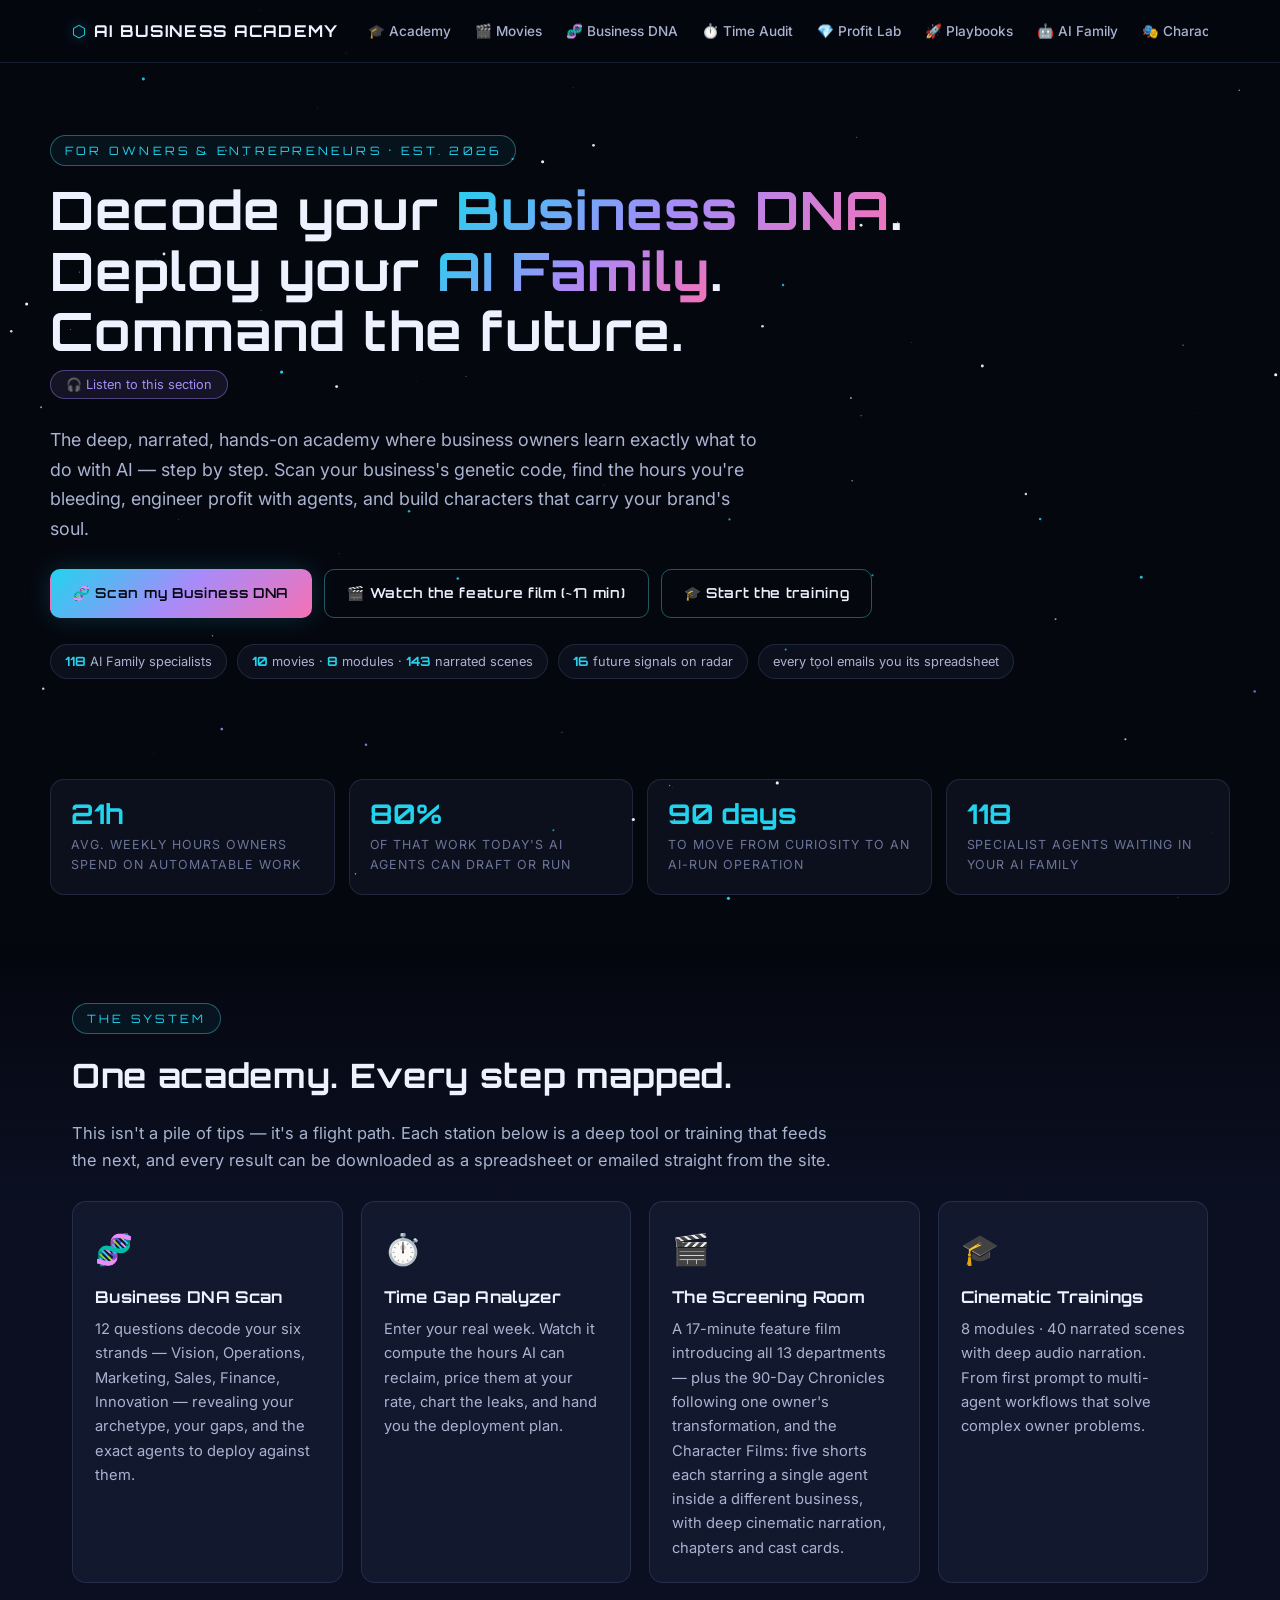
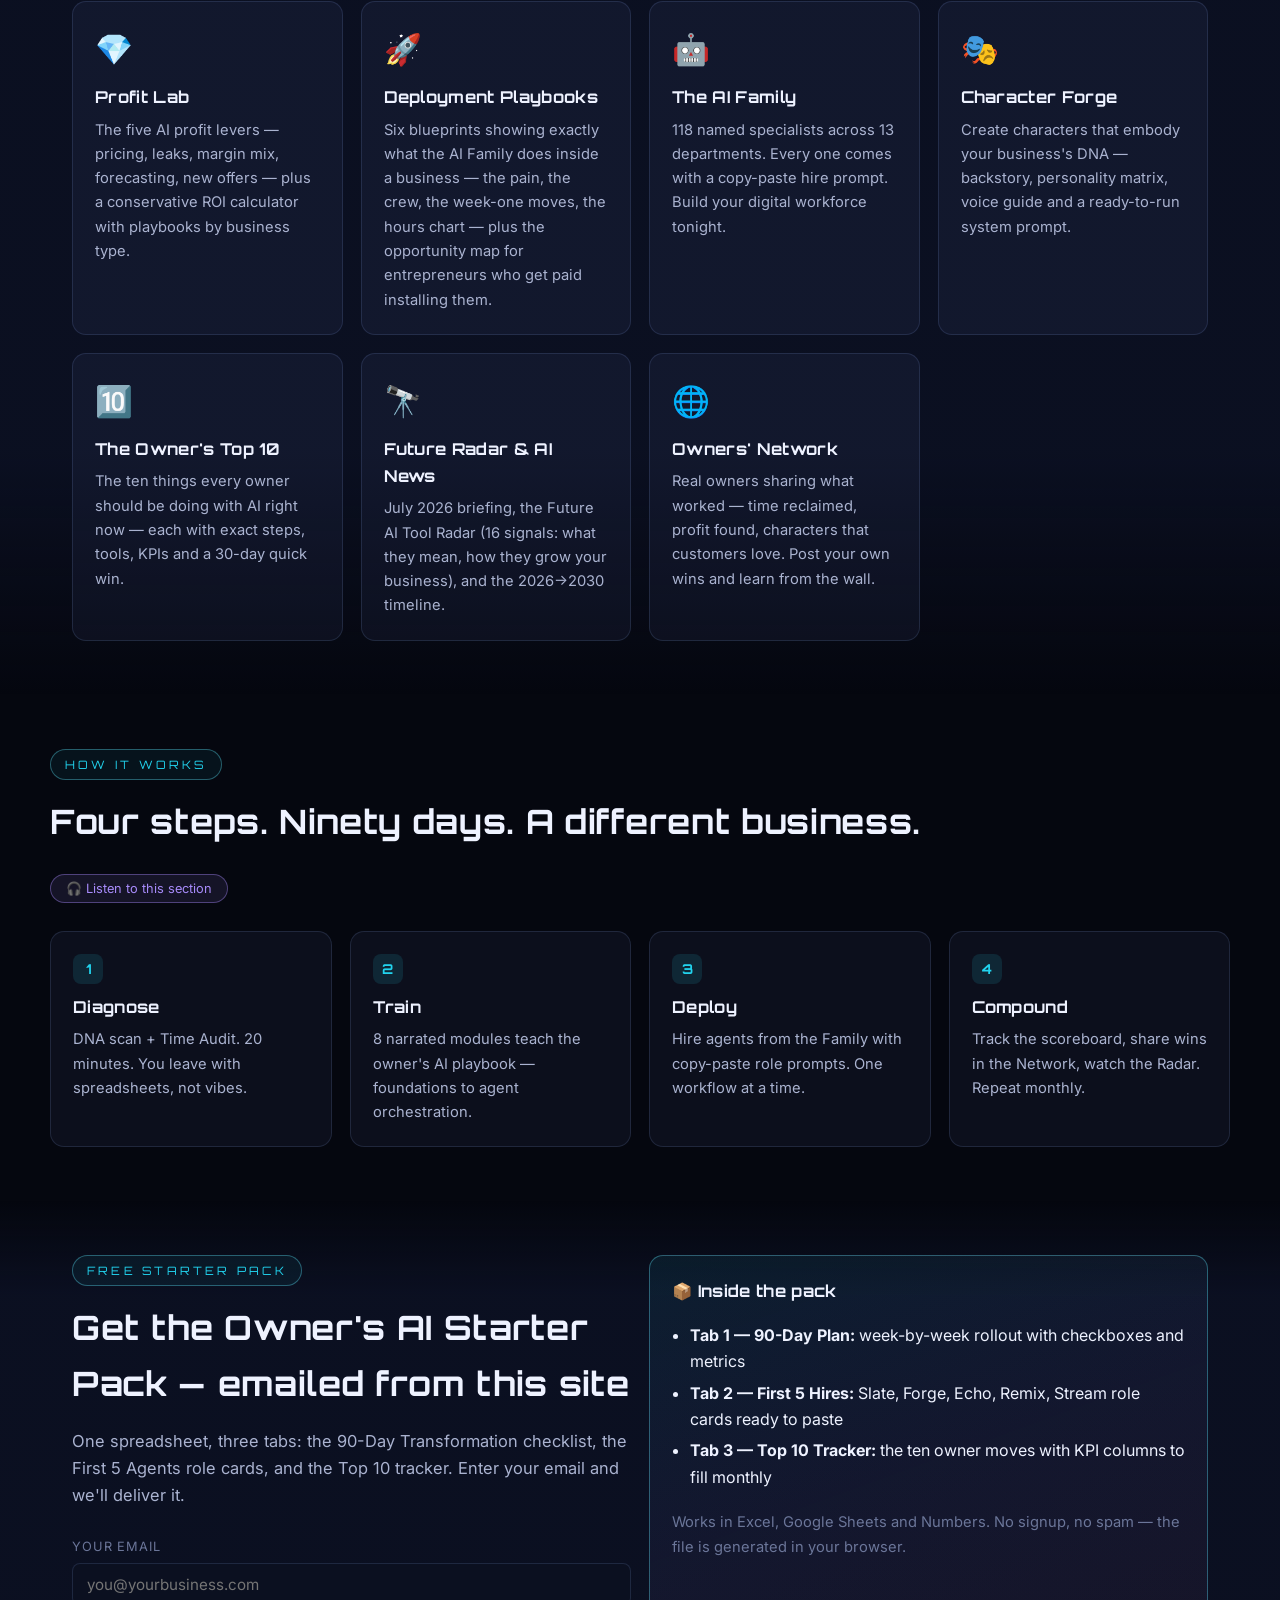
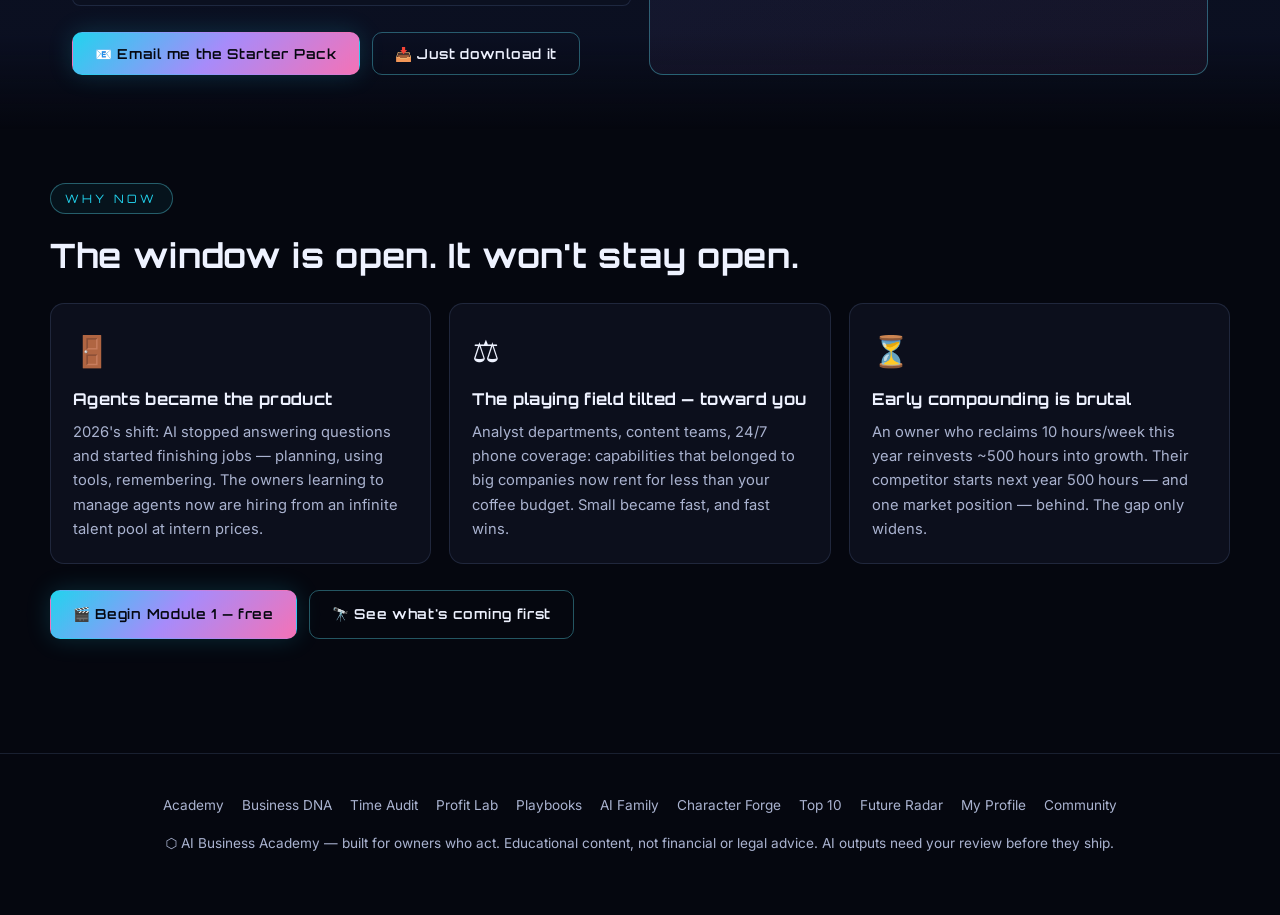
<file: index.html>
<!DOCTYPE html>
<html lang="en">
<head>
<meta charset="UTF-8">
<meta name="viewport" content="width=device-width, initial-scale=1.0">
<title>AI Business Academy — Decode your Business DNA. Deploy your AI Family.</title>
<meta name="description" content="The deep AI training ground for owners & entrepreneurs: scan your business DNA, reclaim hidden hours, deploy 100+ AI agents, forge brand characters, and get ahead of the future.">
<link rel="icon" href="data:image/svg+xml,<svg xmlns=%22http://www.w3.org/2000/svg%22 viewBox=%220 0 100 100%22><text y=%22.9em%22 font-size=%2290%22>🧬</text></svg>">
<link rel="preconnect" href="https://fonts.googleapis.com">
<link href="https://fonts.googleapis.com/css2?family=Orbitron:wght@500;700;900&family=Inter:wght@400;500;600;700&display=swap" rel="stylesheet">
<link rel="stylesheet" href="assets/css/style.css">
</head>
<body>

<nav class="nav">
  <div class="nav-inner">
    <a class="nav-logo" href="index.html"><span class="hex">⬡</span> AI BUSINESS ACADEMY</a>
    <button class="nav-burger" aria-label="Menu">☰</button>
    <div class="nav-links">
      <a href="academy.html">🎓 Academy</a>
      <a href="movies.html">🎬 Movies</a>
      <a href="dna.html">🧬 Business DNA</a>
      <a href="time-audit.html">⏱️ Time Audit</a>
      <a href="profit.html">💎 Profit Lab</a>
      <a href="playbooks.html">🚀 Playbooks</a>
      <a href="family.html">🤖 AI Family</a>
      <a href="characters.html">🎭 Character Forge</a>
      <a href="top10.html">🔟 Top 10</a>
      <a href="future.html">🔭 Future Radar</a>
      <a href="profile.html">👤 My Profile</a>
      <a href="community.html">🌐 Community</a>
    </div>
  </div>
</nav>

<header class="hero container" data-narrate data-narrate-script="Welcome to the AI Business Academy — the deep training ground where owners and entrepreneurs stop watching the AI revolution and start commanding it. Here you will decode your business DNA, uncover the hidden hours AI can hand back to you, deploy a family of more than one hundred specialist AI agents, forge brand characters that embody your company's soul, and read the future before your competitors do. Every tool on this site is free to use, produces a real spreadsheet you can email to yourself, and comes with deep audio narration — like this one. The businesses that win the next decade are being built right now, by owners who decided to learn. Welcome to the flight deck.">
  <span class="eyebrow">FOR OWNERS &amp; ENTREPRENEURS · EST. 2026</span>
  <h1>Decode your <span class="gradient-text">Business DNA</span>.<br>
      Deploy your <span class="gradient-text">AI Family</span>.<br>
      Command the future.</h1>
  <p class="tagline">The deep, narrated, hands-on academy where business owners learn exactly what to do with AI — step by step. Scan your business's genetic code, find the hours you're bleeding, engineer profit with agents, and build characters that carry your brand's soul.</p>
  <div class="btn-row">
    <a class="btn btn-primary" href="dna.html">🧬 Scan my Business DNA</a>
    <a class="btn btn-ghost" href="movies.html">🎬 Watch the feature film (~17 min)</a>
    <a class="btn btn-ghost" href="academy.html">🎓 Start the training</a>
  </div>
  <div class="hero-badges">
    <span class="hero-badge"><b data-count-agents data-count="118">118</b> AI Family specialists</span>
    <span class="hero-badge"><b>10</b> movies · <b>8</b> modules · <b>143</b> narrated scenes</span>
    <span class="hero-badge"><b>16</b> future signals on radar</span>
    <span class="hero-badge">every tool emails you its spreadsheet</span>
  </div>
</header>

<section class="section container">
  <div class="stat-row reveal">
    <div class="stat-tile"><div class="stat-value accent" data-count="21" data-suffix="h">21h</div><div class="stat-label">avg. weekly hours owners spend on automatable work</div></div>
    <div class="stat-tile"><div class="stat-value accent" data-count="80" data-suffix="%">80%</div><div class="stat-label">of that work today's AI agents can draft or run</div></div>
    <div class="stat-tile"><div class="stat-value accent" data-count="90" data-suffix=" days">90 days</div><div class="stat-label">to move from curiosity to an AI-run operation</div></div>
    <div class="stat-tile"><div class="stat-value accent" data-count="118">118</div><div class="stat-label">specialist agents waiting in your AI Family</div></div>
  </div>
</section>

<section class="section section-alt">
  <div class="container">
    <span class="eyebrow">THE SYSTEM</span>
    <h2>One academy. Every step mapped.</h2>
    <p class="section-lead">This isn't a pile of tips — it's a flight path. Each station below is a deep tool or training that feeds the next, and every result can be downloaded as a spreadsheet or emailed straight from the site.</p>
    <div class="grid grid-3">
      <a class="card card-link reveal" href="dna.html"><span class="icon">🧬</span><h3>Business DNA Scan</h3><p>12 questions decode your six strands — Vision, Operations, Marketing, Sales, Finance, Innovation — revealing your archetype, your gaps, and the exact agents to deploy against them.</p></a>
      <a class="card card-link reveal" href="time-audit.html"><span class="icon">⏱️</span><h3>Time Gap Analyzer</h3><p>Enter your real week. Watch it compute the hours AI can reclaim, price them at your rate, chart the leaks, and hand you the deployment plan.</p></a>
      <a class="card card-link reveal" href="movies.html"><span class="icon">🎬</span><h3>The Screening Room</h3><p>A 17-minute feature film introducing all 13 departments — plus the 90-Day Chronicles following one owner's transformation, and the Character Films: five shorts each starring a single agent inside a different business, with deep cinematic narration, chapters and cast cards.</p></a>
      <a class="card card-link reveal" href="academy.html"><span class="icon">🎓</span><h3>Cinematic Trainings</h3><p>8 modules · 40 narrated scenes with deep audio narration. From first prompt to multi-agent workflows that solve complex owner problems.</p></a>
      <a class="card card-link reveal" href="profit.html"><span class="icon">💎</span><h3>Profit Lab</h3><p>The five AI profit levers — pricing, leaks, margin mix, forecasting, new offers — plus a conservative ROI calculator with playbooks by business type.</p></a>
      <a class="card card-link reveal" href="playbooks.html"><span class="icon">🚀</span><h3>Deployment Playbooks</h3><p>Six blueprints showing exactly what the AI Family does inside a business — the pain, the crew, the week-one moves, the hours chart — plus the opportunity map for entrepreneurs who get paid installing them.</p></a>
      <a class="card card-link reveal" href="family.html"><span class="icon">🤖</span><h3>The AI Family</h3><p>118 named specialists across 13 departments. Every one comes with a copy-paste hire prompt. Build your digital workforce tonight.</p></a>
      <a class="card card-link reveal" href="characters.html"><span class="icon">🎭</span><h3>Character Forge</h3><p>Create characters that embody your business's DNA — backstory, personality matrix, voice guide and a ready-to-run system prompt.</p></a>
      <a class="card card-link reveal" href="top10.html"><span class="icon">🔟</span><h3>The Owner's Top 10</h3><p>The ten things every owner should be doing with AI right now — each with exact steps, tools, KPIs and a 30-day quick win.</p></a>
      <a class="card card-link reveal" href="future.html"><span class="icon">🔭</span><h3>Future Radar &amp; AI News</h3><p>July 2026 briefing, the Future AI Tool Radar (16 signals: what they mean, how they grow your business), and the 2026→2030 timeline.</p></a>
      <a class="card card-link reveal" href="community.html"><span class="icon">🌐</span><h3>Owners' Network</h3><p>Real owners sharing what worked — time reclaimed, profit found, characters that customers love. Post your own wins and learn from the wall.</p></a>
    </div>
  </div>
</section>

<section class="section container" data-narrate data-narrate-script="How the academy works. Step one: diagnose. Take the twelve-question DNA scan and the time audit — twenty minutes total — and you'll hold a spreadsheet showing exactly where your business is strong, where it leaks, and what your hidden hours are worth. Step two: train. Eight cinematic modules with deep narration teach you the owner's playbook, from hiring your first agent to orchestrating multi-agent pipelines. Step three: deploy. Copy hire prompts from the AI family and put named agents to work on your worst leaks. Step four: compound. Track your scoreboard, post your wins to the community, and check the future radar monthly. Diagnose, train, deploy, compound. That is the whole system — and it starts with one scan.">
  <span class="eyebrow">HOW IT WORKS</span>
  <h2>Four steps. Ninety days. A different business.</h2>
  <div class="grid grid-4 mt-2">
    <div class="card reveal"><span class="pill-num">1</span><h3 class="mt-1">Diagnose</h3><p>DNA scan + Time Audit. 20 minutes. You leave with spreadsheets, not vibes.</p></div>
    <div class="card reveal"><span class="pill-num">2</span><h3 class="mt-1">Train</h3><p>8 narrated modules teach the owner's AI playbook — foundations to agent orchestration.</p></div>
    <div class="card reveal"><span class="pill-num">3</span><h3 class="mt-1">Deploy</h3><p>Hire agents from the Family with copy-paste role prompts. One workflow at a time.</p></div>
    <div class="card reveal"><span class="pill-num">4</span><h3 class="mt-1">Compound</h3><p>Track the scoreboard, share wins in the Network, watch the Radar. Repeat monthly.</p></div>
  </div>
</section>

<section class="section section-alt">
  <div class="container">
    <div class="grid grid-2">
      <div class="reveal">
        <span class="eyebrow">FREE STARTER PACK</span>
        <h2>Get the Owner's AI Starter Pack — emailed from this site</h2>
        <p class="section-lead">One spreadsheet, three tabs: the 90-Day Transformation checklist, the First 5 Agents role cards, and the Top 10 tracker. Enter your email and we'll deliver it.</p>
        <label class="field-label" for="sp-email">Your email</label>
        <input type="email" id="sp-email" placeholder="you@yourbusiness.com" autocomplete="email">
        <div class="btn-row">
          <button class="btn btn-primary" onclick="starterEmail()">📧 Email me the Starter Pack</button>
          <button class="btn btn-ghost" onclick="starterDownload()">📥 Just download it</button>
        </div>
      </div>
      <div class="card glow-card reveal">
        <h3>📦 Inside the pack</h3>
        <ul class="acc-body" style="padding:10px 0 0 18px">
          <li><strong>Tab 1 — 90-Day Plan:</strong> week-by-week rollout with checkboxes and metrics</li>
          <li><strong>Tab 2 — First 5 Hires:</strong> Slate, Forge, Echo, Remix, Stream role cards ready to paste</li>
          <li><strong>Tab 3 — Top 10 Tracker:</strong> the ten owner moves with KPI columns to fill monthly</li>
        </ul>
        <p class="muted mt-2">Works in Excel, Google Sheets and Numbers. No signup, no spam — the file is generated in your browser.</p>
      </div>
    </div>
  </div>
</section>

<section class="section container">
  <span class="eyebrow">WHY NOW</span>
  <h2>The window is open. It won't stay open.</h2>
  <div class="grid grid-3 mt-2">
    <div class="card reveal"><span class="icon">🚪</span><h3>Agents became the product</h3><p>2026's shift: AI stopped answering questions and started finishing jobs — planning, using tools, remembering. The owners learning to manage agents now are hiring from an infinite talent pool at intern prices.</p></div>
    <div class="card reveal"><span class="icon">⚖️</span><h3>The playing field tilted — toward you</h3><p>Analyst departments, content teams, 24/7 phone coverage: capabilities that belonged to big companies now rent for less than your coffee budget. Small became fast, and fast wins.</p></div>
    <div class="card reveal"><span class="icon">⏳</span><h3>Early compounding is brutal</h3><p>An owner who reclaims 10 hours/week this year reinvests ~500 hours into growth. Their competitor starts next year 500 hours — and one market position — behind. The gap only widens.</p></div>
  </div>
  <div class="btn-row">
    <a class="btn btn-primary" href="academy.html">🎬 Begin Module 1 — free</a>
    <a class="btn btn-ghost" href="future.html">🔭 See what's coming first</a>
  </div>
</section>

<footer class="site-footer">
  <div class="container">
    <div class="foot-links">
      <a href="academy.html">Academy</a><a href="dna.html">Business DNA</a><a href="time-audit.html">Time Audit</a>
      <a href="profit.html">Profit Lab</a><a href="playbooks.html">Playbooks</a><a href="family.html">AI Family</a><a href="characters.html">Character Forge</a>
      <a href="top10.html">Top 10</a><a href="future.html">Future Radar</a><a href="profile.html">My Profile</a><a href="community.html">Community</a>
    </div>
    <p>⬡ AI Business Academy — built for owners who act. Educational content, not financial or legal advice. AI outputs need your review before they ship.</p>
  </div>
</footer>

<script src="assets/js/main.js"></script>
<script src="assets/js/sheets.js"></script>
<script>
function starterRows() {
  return {
    plan: [
      ["AI BUSINESS ACADEMY — 90-DAY TRANSFORMATION PLAN"], [],
      ["Week", "Focus", "Actions", "Done?", "Metric to log"],
      [1, "Diagnose", "Business DNA scan + Time Audit on the site; download both reports", "", "Reclaimable hrs/week"],
      [2, "First hire", "Deploy Slate (inbox) with a full role card; review gates 2x daily", "", "Minutes saved/day"],
      [3, "Document", "Forge writes SOPs for your top 3 processes", "", "# SOPs written"],
      [4, "Voice", "Echo builds your brand voice guide from 3 samples", "", "Voice guide done Y/N"],
      [5, "Content engine", "Monday voice notes → Quill → Remix → Echo chain live", "", "Assets shipped/week"],
      [6, "Money visibility", "Stream 13-week forecast + Hawk expense autopsy", "", "$ leaks found"],
      [7, "Pipeline", "Compass designs stages + follow-up cadence", "", "Follow-ups sent/week"],
      [8, "First pipeline", "Run the Offer Launch Chain (Census→Beacon→Ladder→Prism)", "", "Days idea→launched"],
      [9, "Profit sprint", "Margin ranks offers by profit/hr; Meter price review", "", "$ profit found"],
      [10, "Intelligence", "Monday Swarm briefing (Vantage, Pulse, Halo, Drift, Lens)", "", "Briefings received"],
      [11, "Team culture", "Show the team; assign one agent per teammate", "", "% team using AI"],
      [12, "Review & scale", "Scoreboard review; fire/promote agents; plan next quarter", "", "% recurring work agent-owned"]
    ],
    hires: [
      ["FIRST 5 AGENT HIRES — ROLE CARDS (paste into your AI assistant)"], [],
      ["Agent", "Job", "Hire prompt"],
      ["Slate — Inbox Commander", "Daily email triage + drafts", "You are Slate, my inbox commander. I'll paste emails; sort into reply-now/reply-today/delegate/archive, draft the reply-now responses in my voice, and flag anything that smells like risk or opportunity."],
      ["Forge — SOP Writer", "Turn know-how into playbooks", "You are Forge, my SOP writer. I'll describe a process messily; return a numbered SOP with purpose, owner, tools, steps, quality checks, and the parts an AI agent could run instead of a human."],
      ["Echo — Brand Voice Keeper", "Everything sounds like you", "You are Echo, keeper of my brand voice. First build my voice guide from 3 writing samples I give you (tone, vocabulary, rhythm, taboos). Then rewrite any text I paste in that exact voice."],
      ["Remix — Repurposing Engine", "1 idea → 15 assets", "You are Remix, my repurposing engine. From the article/transcript I paste, produce: 5 social posts, 3 short-video scripts, 1 email, 5 quote-graphic texts, and 1 carousel outline — all platform-native."],
      ["Stream — Cashflow Forecaster", "13-week forecast, Fridays", "You are Stream, my cashflow forecaster. From the inflows/outflows I describe, build a 13-week cash forecast table, mark the tightest weeks, and list 5 levers to smooth them."]
    ],
    top10: [
      ["THE OWNER'S TOP 10 — MONTHLY TRACKER"], [],
      ["#", "Move", "KPI", "Baseline", "Month 1", "Month 2", "Month 3"],
      [1, "Run your business DNA + time audit quarterly", "Reclaimable hrs found", "", "", "", ""],
      [2, "Hire 5 named agents with role cards", "# agents active", "", "", "", ""],
      [3, "Install the weekly content engine", "Assets shipped/week", "", "", "", ""],
      [4, "Claim your AI-search shelf (AEO)", "AI citations found", "", "", "", ""],
      [5, "Automate follow-up (sales + reviews)", "Follow-ups sent/week", "", "", "", ""],
      [6, "Run the 13-week cash forecast", "Surprise-free weeks", "", "", "", ""],
      [7, "Do the quarterly profit sprint", "$ found", "", "", "", ""],
      [8, "Run the Monday intelligence swarm", "Briefings read", "", "", "", ""],
      [9, "Adopt a 1-page AI policy + review gates", "Incidents (target 0)", "", "", "", ""],
      [10, "Keep one experiment always running", "Experiments concluded", "", "", "", ""]
    ]
  };
}
function starterDownload() {
  const r = starterRows();
  Sheets.downloadXLS("ai-owners-starter-pack.xls", [
    { name: "90-Day Plan", rows: r.plan },
    { name: "First 5 Hires", rows: r.hires },
    { name: "Top 10 Tracker", rows: r.top10 }
  ]);
}
function starterEmail() {
  const to = document.getElementById("sp-email").value.trim();
  if (!/.+@.+\..+/.test(to)) return toast("Enter a valid email address first");
  const r = starterRows();
  Sheets.emailReport({
    to,
    subject: "Your AI Owner's Starter Pack — 90-Day Plan + First 5 Hires + Top 10 Tracker",
    intro: "Here is your AI Owner's Starter Pack from AI Business Academy.",
    filename: "ai-owners-starter-pack.csv",
    rows: [...r.plan, [], ...r.hires, [], ...r.top10],
    sheets: [
      { name: "90-Day Plan", rows: r.plan },
      { name: "First 5 Hires", rows: r.hires },
      { name: "Top 10 Tracker", rows: r.top10 }
    ]
  });
}
</script>
</body>
</html>
</file>
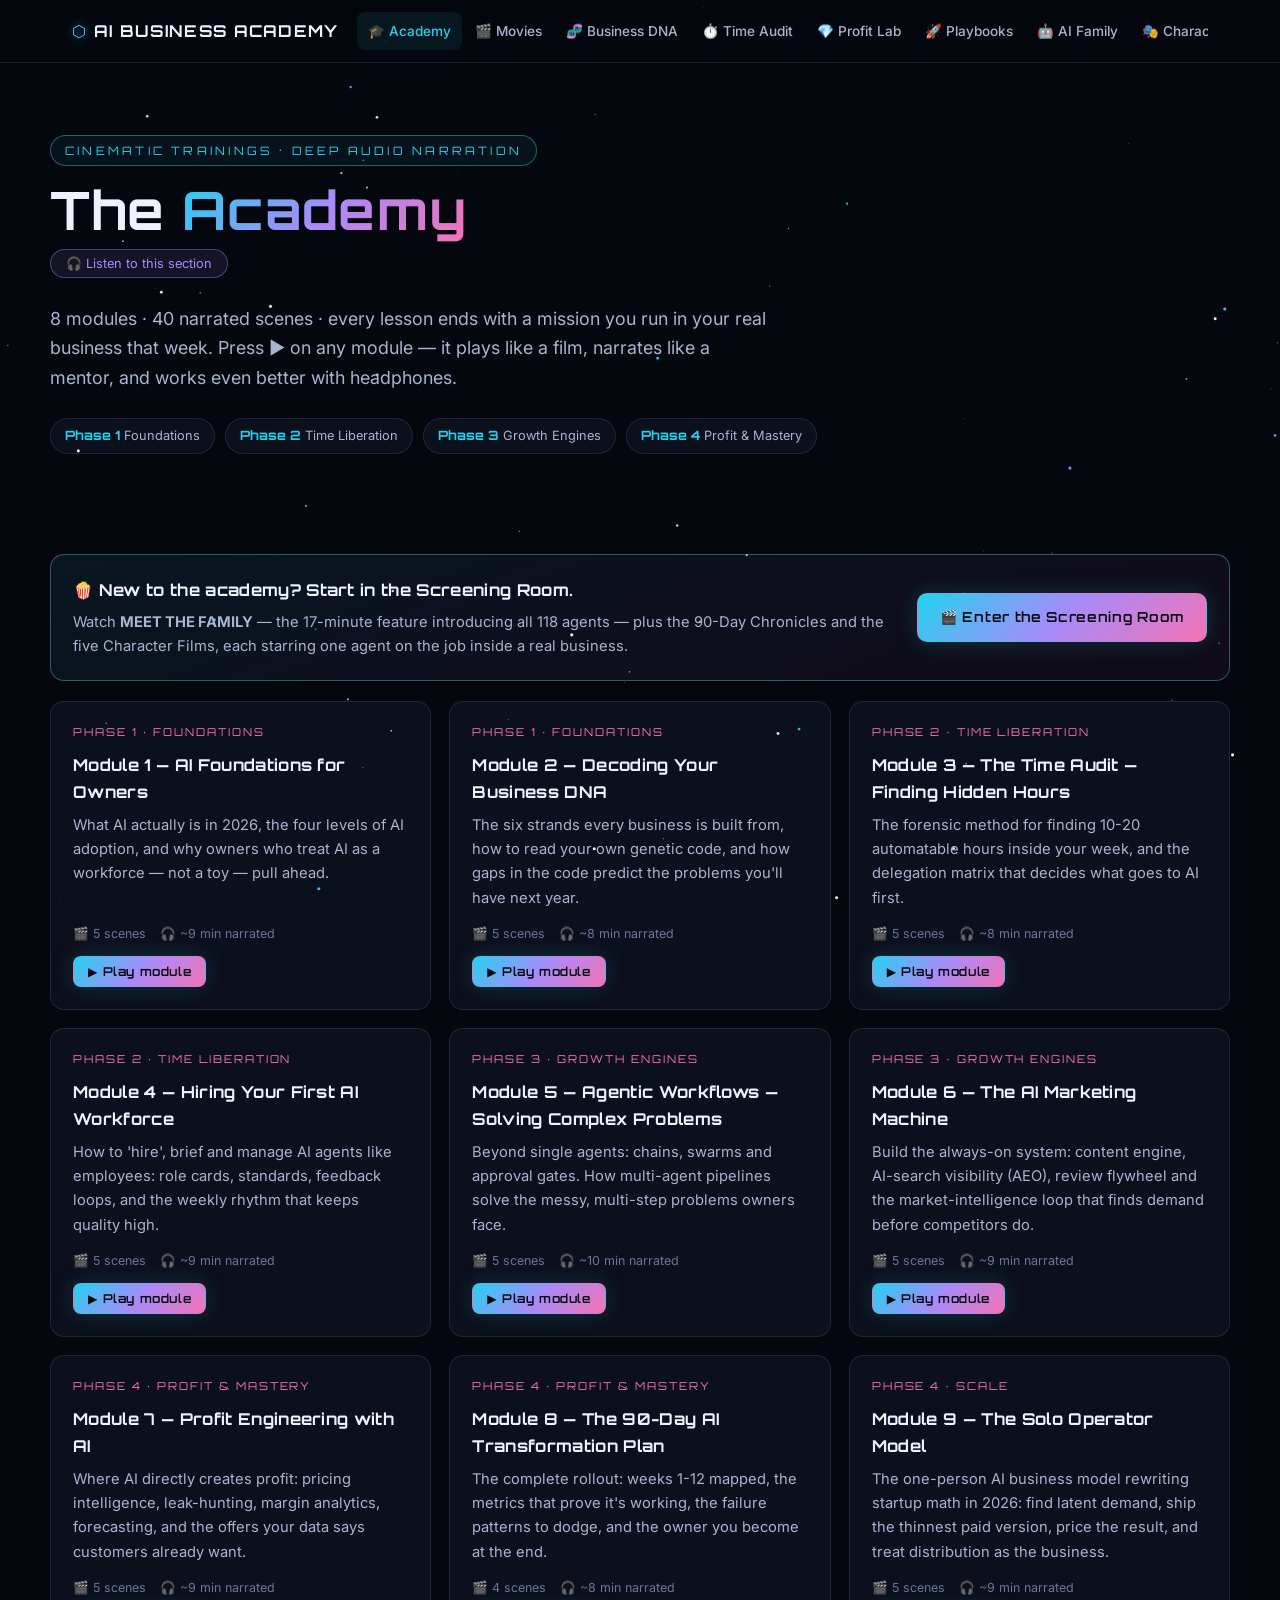
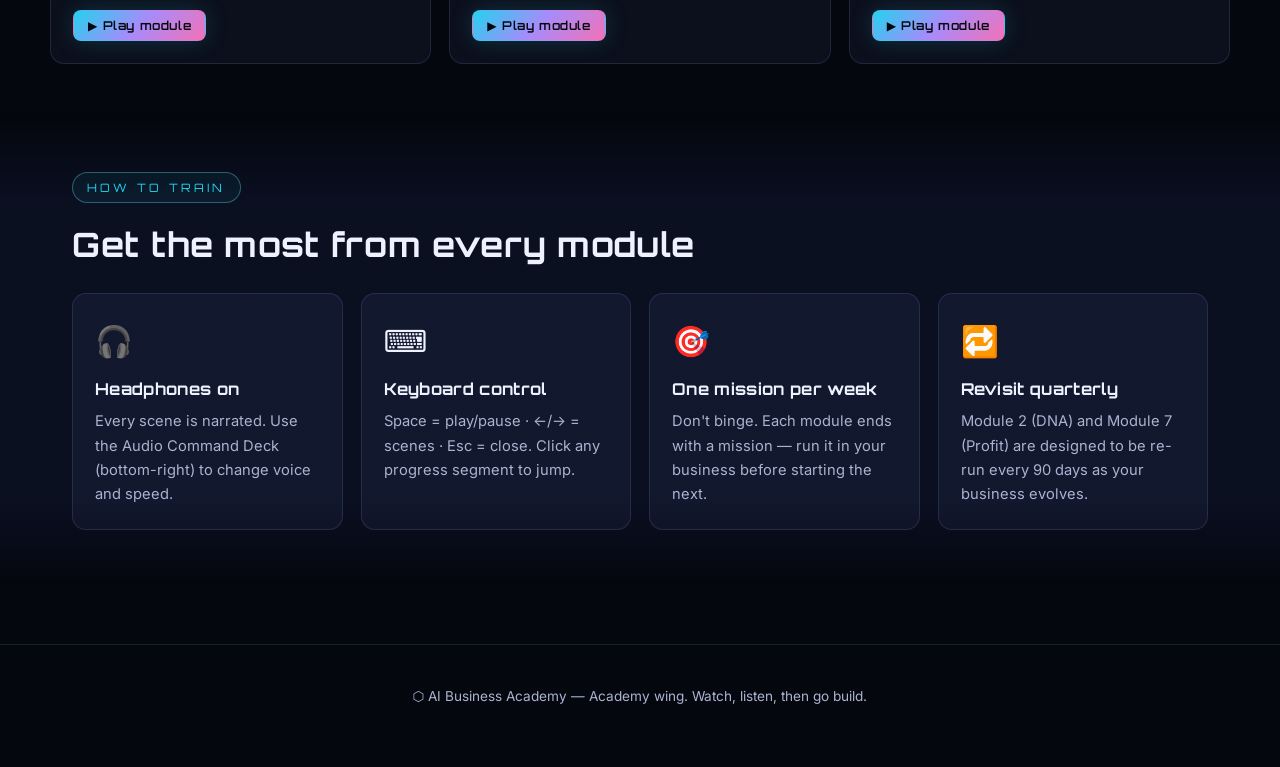
<file: academy.html>
<!DOCTYPE html>
<html lang="en">
<head>
<meta charset="UTF-8">
<meta name="viewport" content="width=device-width, initial-scale=1.0">
<title>The Academy — Cinematic AI Trainings for Owners | AI Business Academy</title>
<meta name="description" content="8 deep, narrated training modules: AI foundations, business DNA, time liberation, agent workforces, complex problem-solving pipelines, marketing machines, profit engineering and the 90-day plan.">
<link rel="icon" href="data:image/svg+xml,<svg xmlns=%22http://www.w3.org/2000/svg%22 viewBox=%220 0 100 100%22><text y=%22.9em%22 font-size=%2290%22>🧬</text></svg>">
<link rel="preconnect" href="https://fonts.googleapis.com">
<link href="https://fonts.googleapis.com/css2?family=Orbitron:wght@500;700;900&family=Inter:wght@400;500;600;700&display=swap" rel="stylesheet">
<link rel="stylesheet" href="assets/css/style.css">
</head>
<body>

<nav class="nav">
  <div class="nav-inner">
    <a class="nav-logo" href="index.html"><span class="hex">⬡</span> AI BUSINESS ACADEMY</a>
    <button class="nav-burger" aria-label="Menu">☰</button>
    <div class="nav-links">
      <a href="academy.html">🎓 Academy</a>
      <a href="movies.html">🎬 Movies</a>
      <a href="dna.html">🧬 Business DNA</a>
      <a href="time-audit.html">⏱️ Time Audit</a>
      <a href="profit.html">💎 Profit Lab</a>
      <a href="playbooks.html">🚀 Playbooks</a>
      <a href="family.html">🤖 AI Family</a>
      <a href="characters.html">🎭 Character Forge</a>
      <a href="top10.html">🔟 Top 10</a>
      <a href="future.html">🔭 Future Radar</a>
      <a href="profile.html">👤 My Profile</a>
      <a href="community.html">🌐 Community</a>
    </div>
  </div>
</nav>

<header class="hero container" data-narrate data-narrate-script="Welcome to the Academy — eight cinematic modules that take you from AI-curious to commander of a digital workforce. Each module plays like a short film: animated scenes, deep audio narration, and captions, ending with a mission you execute in your real business the same week. Phase one builds foundations: what AI really is now, and how to read your business DNA. Phase two liberates your time: the forensic audit and your first five agent hires. Phase three builds growth engines: multi-agent pipelines that solve complex problems, and the always-on marketing machine. Phase four engineers profit and locks in the ninety-day transformation. Press play on module one. Your future org chart is watching.">
  <span class="eyebrow">CINEMATIC TRAININGS · DEEP AUDIO NARRATION</span>
  <h1>The <span class="gradient-text">Academy</span></h1>
  <p class="tagline">8 modules · 40 narrated scenes · every lesson ends with a mission you run in your real business that week. Press ▶ on any module — it plays like a film, narrates like a mentor, and works even better with headphones.</p>
  <div class="hero-badges">
    <span class="hero-badge"><b>Phase 1</b> Foundations</span>
    <span class="hero-badge"><b>Phase 2</b> Time Liberation</span>
    <span class="hero-badge"><b>Phase 3</b> Growth Engines</span>
    <span class="hero-badge"><b>Phase 4</b> Profit &amp; Mastery</span>
  </div>
</header>

<section class="section container">
  <div class="card glow-card mb-2" style="display:flex;flex-wrap:wrap;gap:18px;align-items:center;justify-content:space-between">
    <div style="flex:1;min-width:260px">
      <h3>🍿 New to the academy? Start in the Screening Room.</h3>
      <p>Watch <b>MEET THE FAMILY</b> — the 17-minute feature introducing all 118 agents — plus the 90-Day Chronicles and the five Character Films, each starring one agent on the job inside a real business.</p>
    </div>
    <a class="btn btn-primary" href="movies.html">🎬 Enter the Screening Room</a>
  </div>
  <div id="modules" class="grid grid-2"></div>
</section>

<section class="section section-alt">
  <div class="container">
    <span class="eyebrow">HOW TO TRAIN</span>
    <h2>Get the most from every module</h2>
    <div class="grid grid-4 mt-2">
      <div class="card"><span class="icon">🎧</span><h3>Headphones on</h3><p>Every scene is narrated. Use the Audio Command Deck (bottom-right) to change voice and speed.</p></div>
      <div class="card"><span class="icon">⌨️</span><h3>Keyboard control</h3><p>Space = play/pause · ←/→ = scenes · Esc = close. Click any progress segment to jump.</p></div>
      <div class="card"><span class="icon">🎯</span><h3>One mission per week</h3><p>Don't binge. Each module ends with a mission — run it in your business before starting the next.</p></div>
      <div class="card"><span class="icon">🔁</span><h3>Revisit quarterly</h3><p>Module 2 (DNA) and Module 7 (Profit) are designed to be re-run every 90 days as your business evolves.</p></div>
    </div>
  </div>
</section>

<footer class="site-footer">
  <div class="container"><p>⬡ AI Business Academy — Academy wing. Watch, listen, then go build.</p></div>
</footer>

<script src="assets/js/main.js"></script>
<script src="assets/js/data/lessons.js"></script>
<script src="assets/js/player.js"></script>
<script>
document.getElementById("modules").innerHTML = window.LESSONS.map((m, i) => `
  <div class="card module-card reveal">
    <span class="mod-phase">${m.phase}</span>
    <h3 class="mt-1">Module ${i + 1} — ${m.title}</h3>
    <p>${m.blurb}</p>
    <div class="mod-len"><span>🎬 ${m.slides.length} scenes</span><span>🎧 ~${m.minutes} min narrated</span></div>
    <button class="btn btn-primary btn-sm" onclick="Player.open('${m.id}')">▶ Play module</button>
  </div>`).join("");
document.querySelectorAll("#modules .reveal").forEach(el => el.classList.add("in"));
</script>
</body>
</html>
</file>
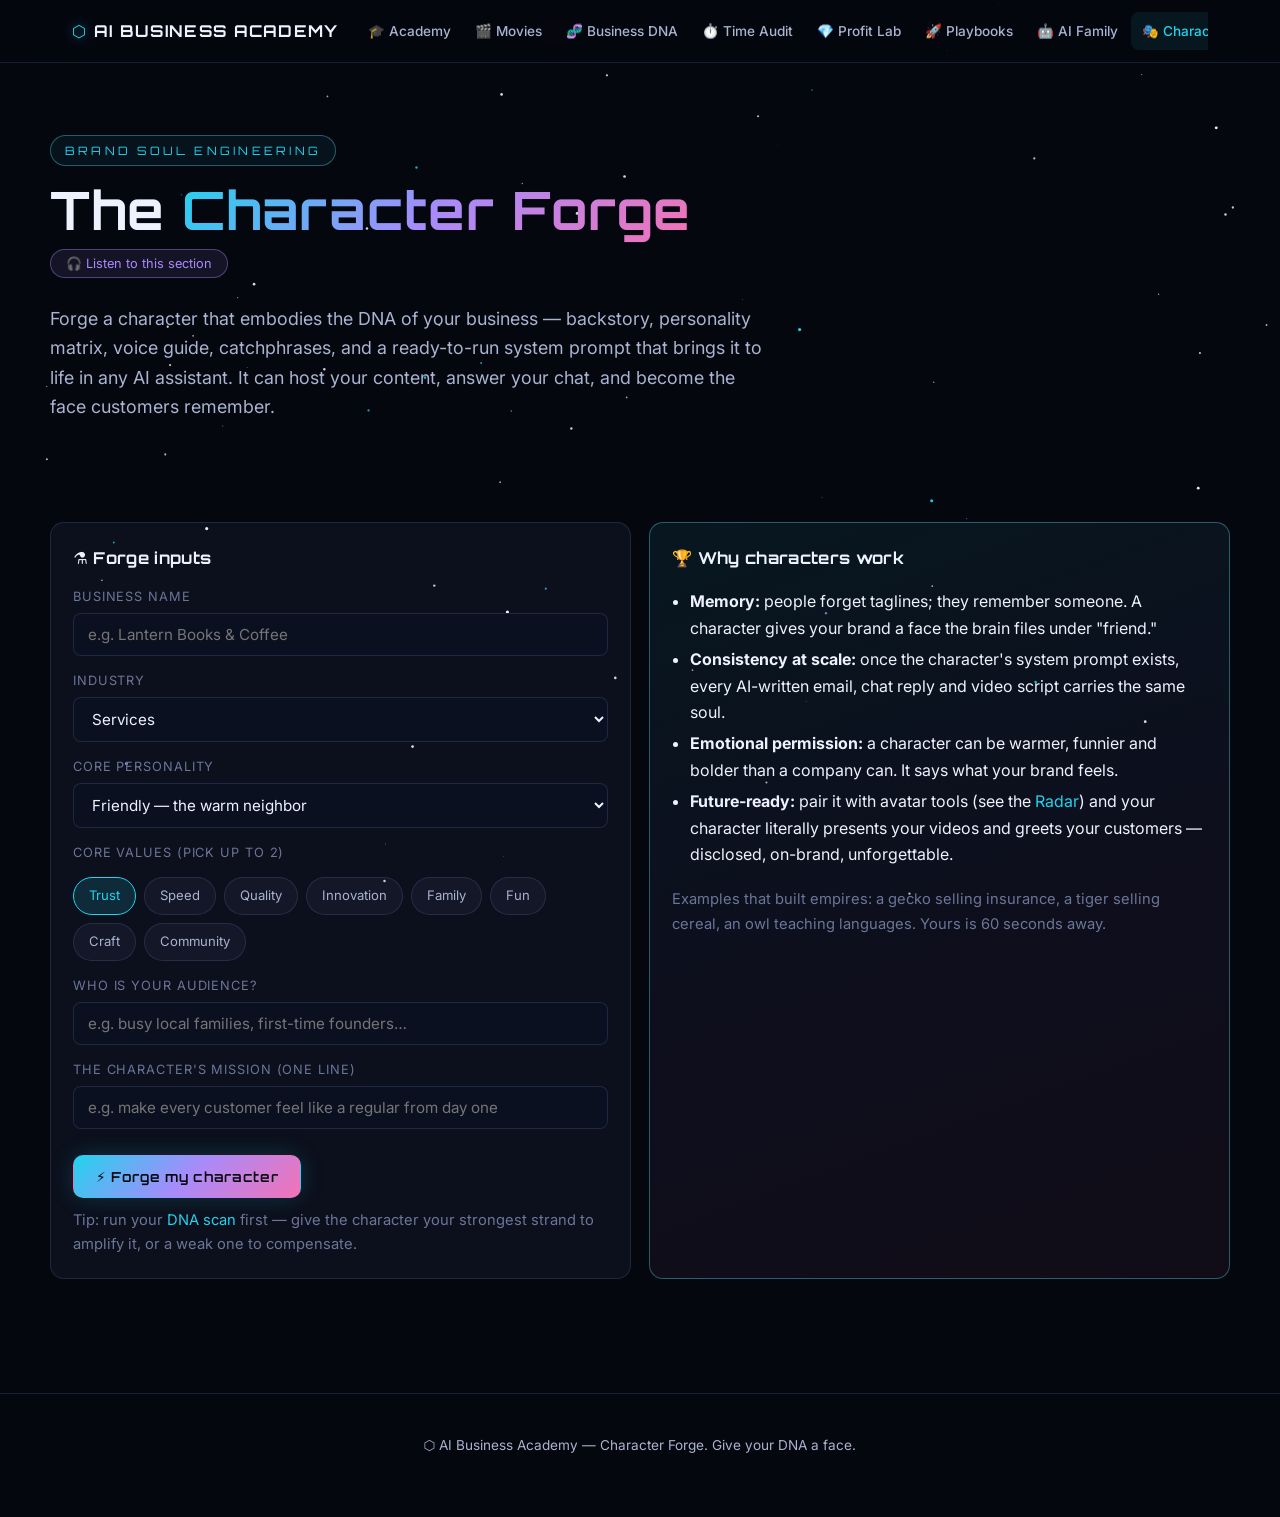
<file: characters.html>
<!DOCTYPE html>
<html lang="en">
<head>
<meta charset="UTF-8">
<meta name="viewport" content="width=device-width, initial-scale=1.0">
<title>Character Forge — Characters That Embody Your Business DNA | AI Business Academy</title>
<meta name="description" content="Forge brand characters that embody the DNA of your business: name, form, personality matrix, backstory, voice guide, catchphrases and a ready-to-run system prompt.">
<link rel="icon" href="data:image/svg+xml,<svg xmlns=%22http://www.w3.org/2000/svg%22 viewBox=%220 0 100 100%22><text y=%22.9em%22 font-size=%2290%22>🧬</text></svg>">
<link rel="preconnect" href="https://fonts.googleapis.com">
<link href="https://fonts.googleapis.com/css2?family=Orbitron:wght@500;700;900&family=Inter:wght@400;500;600;700&display=swap" rel="stylesheet">
<link rel="stylesheet" href="assets/css/style.css">
</head>
<body>

<nav class="nav">
  <div class="nav-inner">
    <a class="nav-logo" href="index.html"><span class="hex">⬡</span> AI BUSINESS ACADEMY</a>
    <button class="nav-burger" aria-label="Menu">☰</button>
    <div class="nav-links">
      <a href="academy.html">🎓 Academy</a>
      <a href="movies.html">🎬 Movies</a>
      <a href="dna.html">🧬 Business DNA</a>
      <a href="time-audit.html">⏱️ Time Audit</a>
      <a href="profit.html">💎 Profit Lab</a>
      <a href="playbooks.html">🚀 Playbooks</a>
      <a href="family.html">🤖 AI Family</a>
      <a href="characters.html">🎭 Character Forge</a>
      <a href="top10.html">🔟 Top 10</a>
      <a href="future.html">🔭 Future Radar</a>
      <a href="profile.html">👤 My Profile</a>
      <a href="community.html">🌐 Community</a>
    </div>
  </div>
</nav>

<header class="hero container" data-narrate data-narrate-script="Welcome to the Character Forge. Every great brand eventually grows a face — a character customers recognize, trust, and talk about. Not a mascot for decoration: a working embodiment of your business DNA, with a backstory rooted in your founding, a personality tuned to your values, and a voice your audience already speaks. The forge asks six questions about your business, then generates the full character: name and form, personality matrix, origin story, voice guide, signature catchphrases, and — this is the powerful part — a complete system prompt. Paste that prompt into any capable AI assistant and your character comes alive: writing newsletters, answering site chat, hosting videos, greeting customers — always in character, always carrying your values. Great characters compound: customers come back for them, remember them, and bring their kids to meet them. Forge yours.">
  <span class="eyebrow">BRAND SOUL ENGINEERING</span>
  <h1>The <span class="gradient-text">Character Forge</span></h1>
  <p class="tagline">Forge a character that embodies the DNA of your business — backstory, personality matrix, voice guide, catchphrases, and a ready-to-run system prompt that brings it to life in any AI assistant. It can host your content, answer your chat, and become the face customers remember.</p>
</header>

<section class="section container">
  <div class="grid grid-2">
    <div class="card">
      <h3>⚗️ Forge inputs</h3>
      <label class="field-label" for="fc-biz">Business name</label>
      <input type="text" id="fc-biz" placeholder="e.g. Lantern Books & Coffee">
      <label class="field-label" for="fc-industry">Industry</label>
      <select id="fc-industry">
        <option>Services</option><option>E-commerce / Retail</option><option>Food & Hospitality</option>
        <option>Health & Wellness</option><option>Construction & Trades</option><option>Creative & Media</option>
        <option>Tech & Software</option><option>Education & Coaching</option><option>Finance & Professional</option>
      </select>
      <label class="field-label" for="fc-persona">Core personality</label>
      <select id="fc-persona">
        <option value="friendly">Friendly — the warm neighbor</option>
        <option value="wise">Wise — the trusted mentor</option>
        <option value="bold">Bold — the fearless champion</option>
        <option value="clever">Clever — the brilliant tinkerer</option>
        <option value="calm">Calm — the steady hand</option>
        <option value="luxe">Luxe — the refined curator</option>
      </select>
      <label class="field-label">Core values (pick up to 2)</label>
      <div class="chip-row" id="fc-values" style="margin-bottom:6px">
        <span class="chip active" data-v="Trust">Trust</span><span class="chip" data-v="Speed">Speed</span>
        <span class="chip" data-v="Quality">Quality</span><span class="chip" data-v="Innovation">Innovation</span>
        <span class="chip" data-v="Family">Family</span><span class="chip" data-v="Fun">Fun</span>
        <span class="chip" data-v="Craft">Craft</span><span class="chip" data-v="Community">Community</span>
      </div>
      <label class="field-label" for="fc-audience">Who is your audience?</label>
      <input type="text" id="fc-audience" placeholder="e.g. busy local families, first-time founders…">
      <label class="field-label" for="fc-mission">The character's mission (one line)</label>
      <input type="text" id="fc-mission" placeholder="e.g. make every customer feel like a regular from day one">
      <div class="btn-row">
        <button class="btn btn-primary" onclick="forgeCharacter()">⚡ Forge my character</button>
      </div>
      <p class="muted mt-1">Tip: run your <a href="dna.html">DNA scan</a> first — give the character your strongest strand to amplify it, or a weak one to compensate.</p>
    </div>

    <div class="card glow-card">
      <h3>🏆 Why characters work</h3>
      <ul class="acc-body" style="padding:10px 0 0 18px">
        <li><strong>Memory:</strong> people forget taglines; they remember someone. A character gives your brand a face the brain files under "friend."</li>
        <li><strong>Consistency at scale:</strong> once the character's system prompt exists, every AI-written email, chat reply and video script carries the same soul.</li>
        <li><strong>Emotional permission:</strong> a character can be warmer, funnier and bolder than a company can. It says what your brand feels.</li>
        <li><strong>Future-ready:</strong> pair it with avatar tools (see the <a href="future.html">Radar</a>) and your character literally presents your videos and greets your customers — disclosed, on-brand, unforgettable.</li>
      </ul>
      <p class="muted mt-2">Examples that built empires: a gecko selling insurance, a tiger selling cereal, an owl teaching languages. Yours is 60 seconds away.</p>
    </div>
  </div>

  <div id="fc-result" style="display:none">
    <div class="card glow-card mt-2 center">
      <span class="eyebrow">CHARACTER FORGED</span>
      <h2 class="gradient-text" id="fc-name" style="font-size:2rem">—</h2>
      <p class="muted" id="fc-species">—</p>
      <button class="narrate-btn" onclick="forgeNarrate(this)">🎧 Hear the origin story</button>
    </div>
    <div class="grid grid-2 mt-2">
      <div class="card">
        <h3>🧠 Personality matrix</h3>
        <div id="fc-traits" class="mt-1"></div>
        <h3 class="mt-2">💬 Signature lines</h3>
        <ul id="fc-catch" class="acc-body" style="padding:6px 0 0 18px"></ul>
        <h3 class="mt-2">🎙 Voice guide</h3>
        <p id="fc-voice" style="white-space:pre-wrap;font-size:.88rem"></p>
      </div>
      <div class="card">
        <h3>📖 Origin story</h3>
        <p id="fc-backstory" style="white-space:pre-wrap;font-size:.92rem"></p>
      </div>
    </div>
    <div class="card mt-2">
      <h3>🔌 Activation system prompt <span class="muted">(paste into any AI assistant)</span></h3>
      <div class="char-sheet" id="fc-sysprompt"></div>
      <div class="btn-row">
        <button class="btn btn-primary" onclick="forgeCopyPrompt()">📋 Copy system prompt</button>
        <button class="btn btn-ghost" onclick="forgeDownload()">📥 Download character sheet (.xls)</button>
        <button class="btn btn-ghost" onclick="forgeCharacter()">🎲 Re-forge a variant</button>
      </div>
    </div>
  </div>
</section>

<footer class="site-footer">
  <div class="container"><p>⬡ AI Business Academy — Character Forge. Give your DNA a face.</p></div>
</footer>

<script src="assets/js/main.js"></script>
<script src="assets/js/sheets.js"></script>
<script src="assets/js/forge.js"></script>
</body>
</html>
</file>
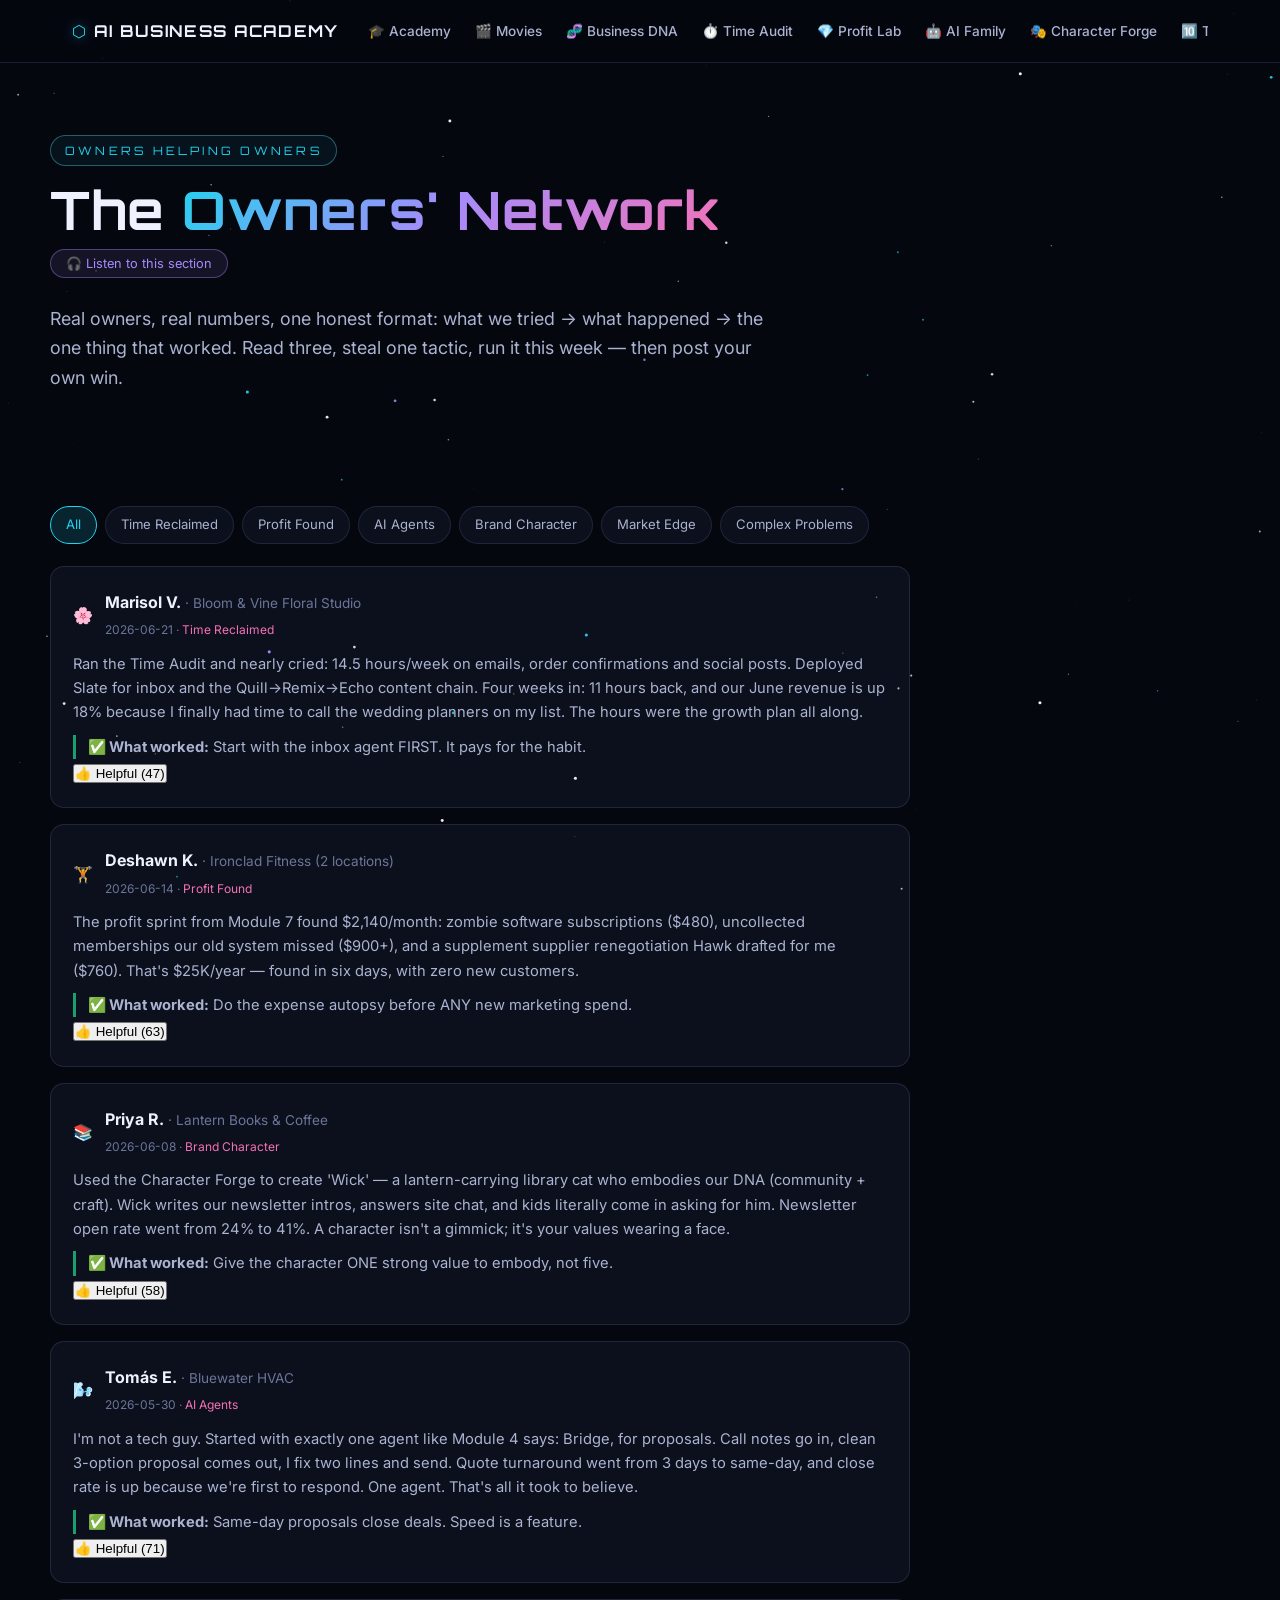
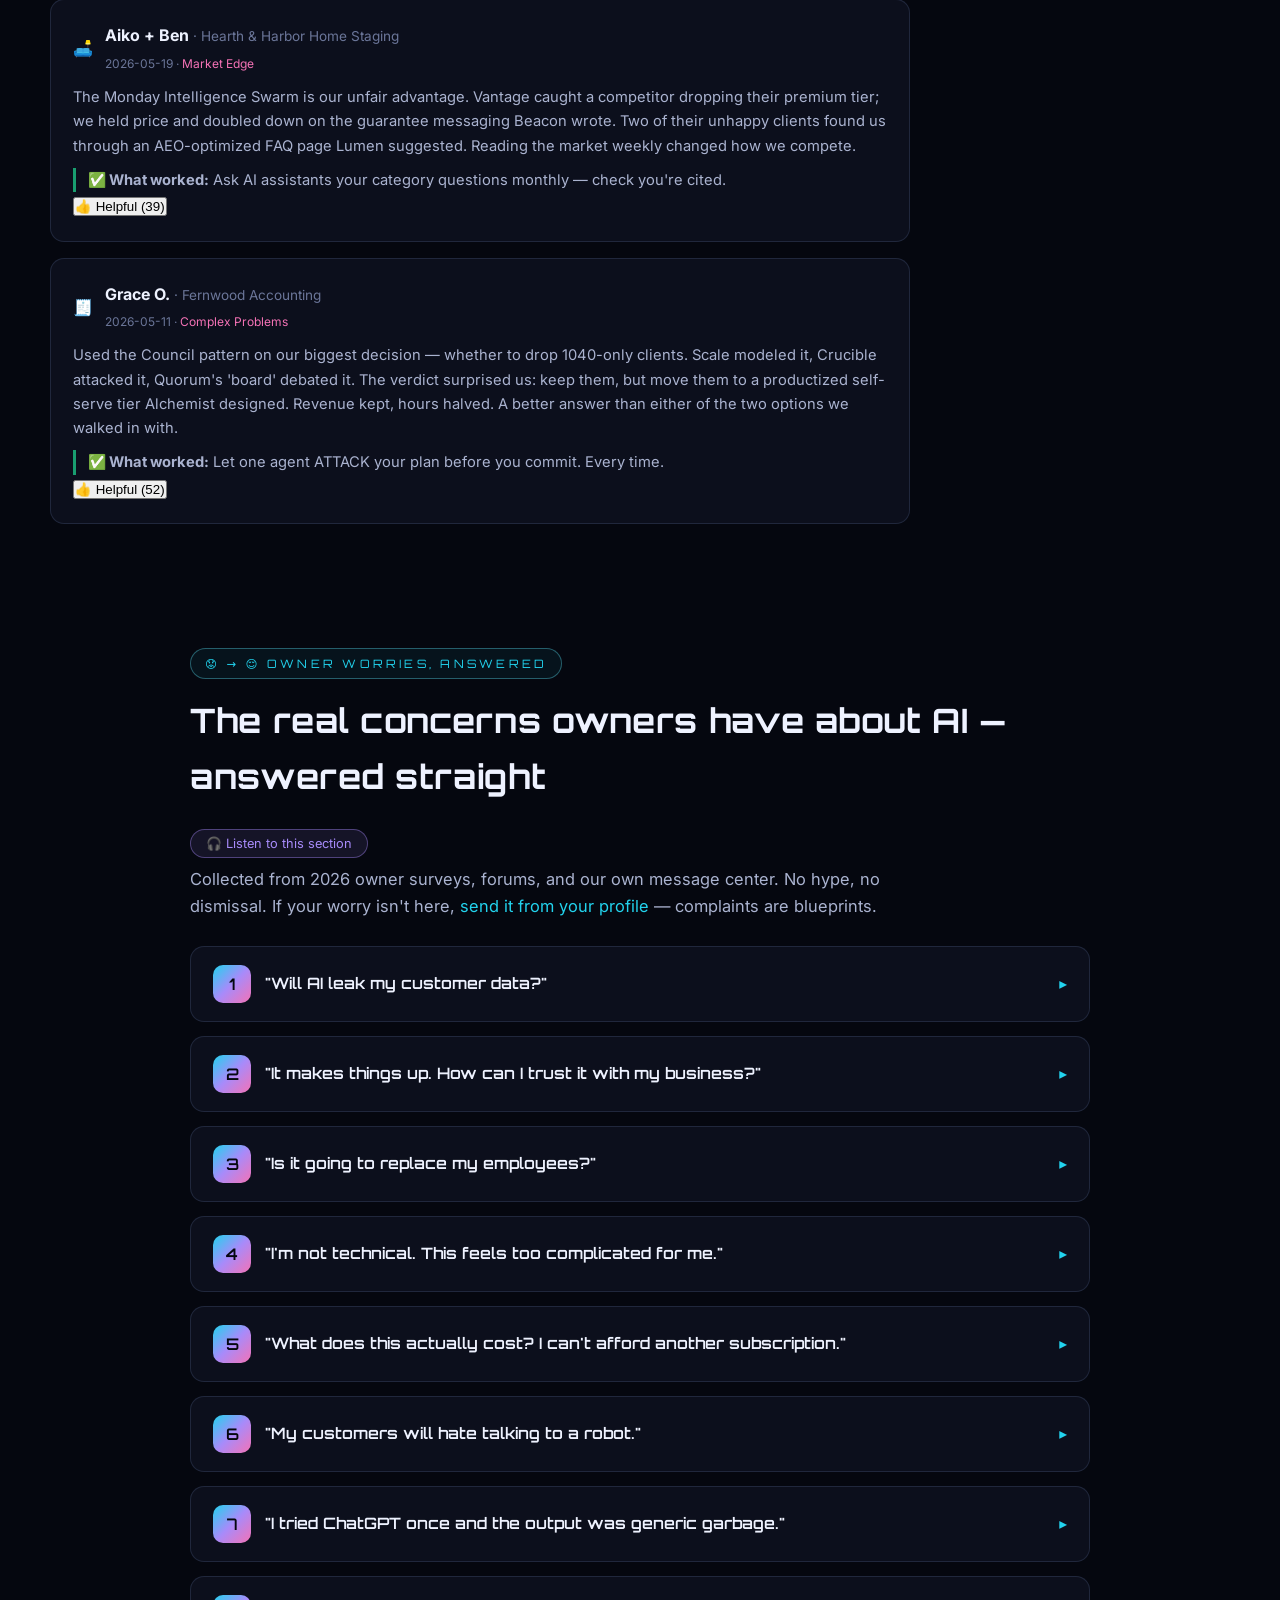
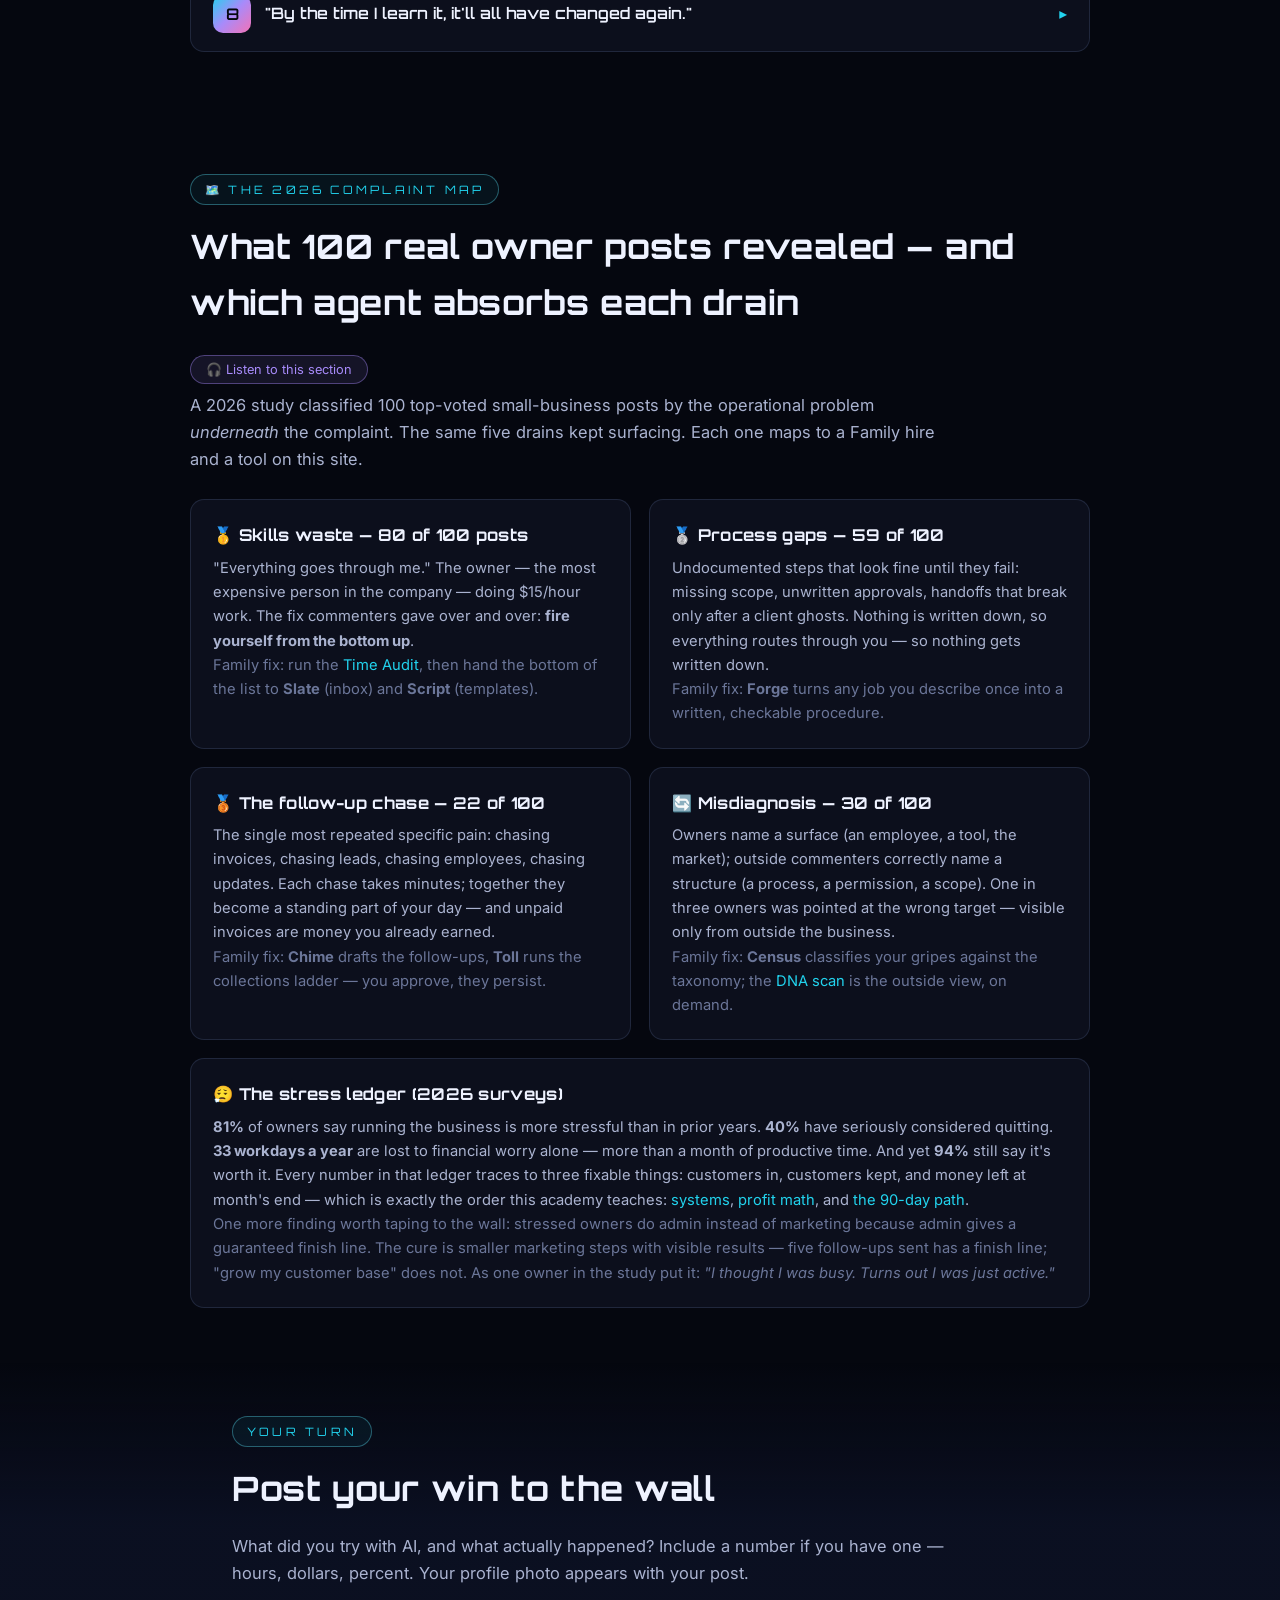
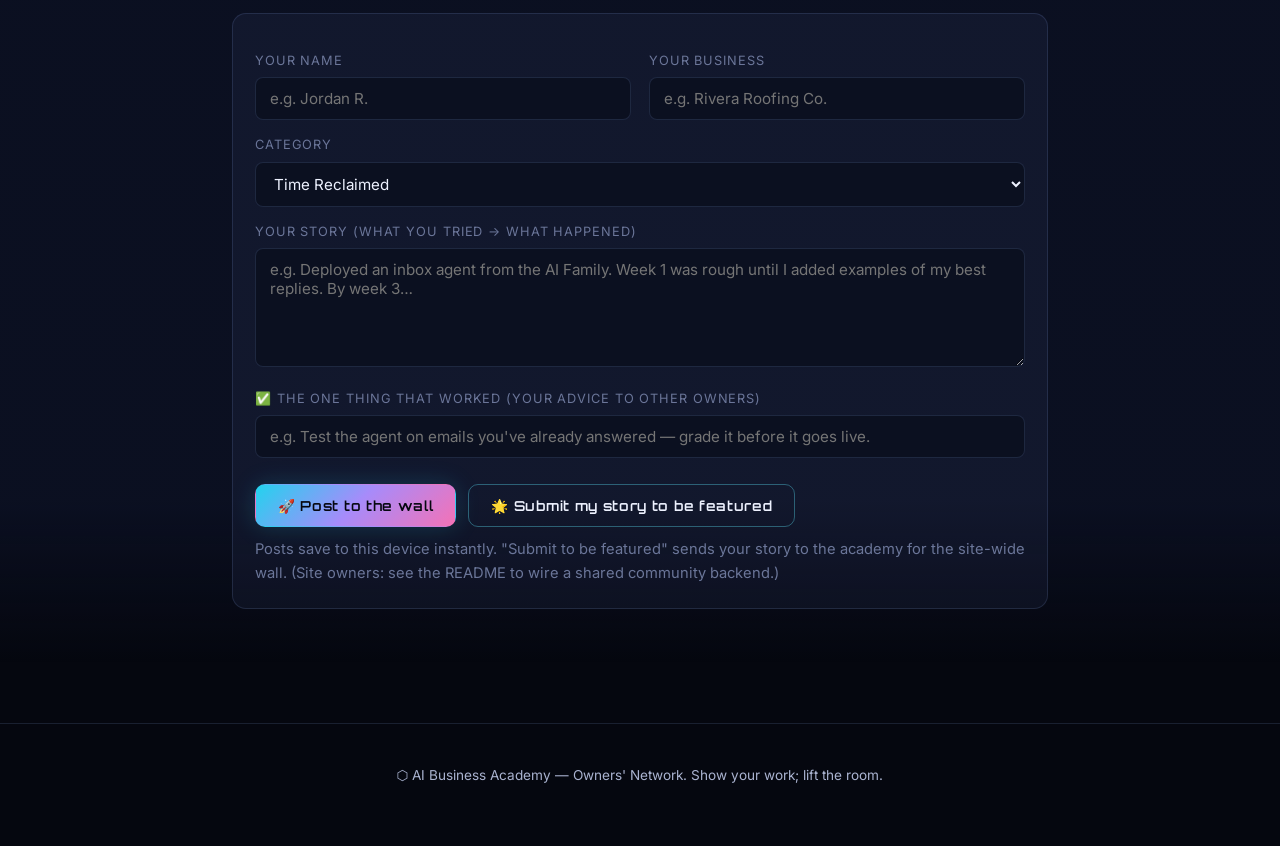
<file: community.html>
<!DOCTYPE html>
<html lang="en">
<head>
<meta charset="UTF-8">
<meta name="viewport" content="width=device-width, initial-scale=1.0">
<title>Owners' Network — What Worked For Real Owners | AI Business Academy</title>
<meta name="description" content="The community wall where owners share what actually worked: time reclaimed, profit found, brand characters customers love, and complex problems solved with AI.">
<link rel="icon" href="data:image/svg+xml,<svg xmlns=%22http://www.w3.org/2000/svg%22 viewBox=%220 0 100 100%22><text y=%22.9em%22 font-size=%2290%22>🧬</text></svg>">
<link rel="preconnect" href="https://fonts.googleapis.com">
<link href="https://fonts.googleapis.com/css2?family=Orbitron:wght@500;700;900&family=Inter:wght@400;500;600;700&display=swap" rel="stylesheet">
<link rel="stylesheet" href="assets/css/style.css">
</head>
<body>

<nav class="nav">
  <div class="nav-inner">
    <a class="nav-logo" href="index.html"><span class="hex">⬡</span> AI BUSINESS ACADEMY</a>
    <button class="nav-burger" aria-label="Menu">☰</button>
    <div class="nav-links">
      <a href="academy.html">🎓 Academy</a>
      <a href="movies.html">🎬 Movies</a>
      <a href="dna.html">🧬 Business DNA</a>
      <a href="time-audit.html">⏱️ Time Audit</a>
      <a href="profit.html">💎 Profit Lab</a>
      <a href="family.html">🤖 AI Family</a>
      <a href="characters.html">🎭 Character Forge</a>
      <a href="top10.html">🔟 Top 10</a>
      <a href="future.html">🔭 Future Radar</a>
      <a href="profile.html">👤 My Profile</a>
      <a href="community.html">🌐 Community</a>
    </div>
  </div>
</nav>

<header class="hero container" data-narrate data-narrate-script="Welcome to the Owners' Network — the wall where owners show their work. Every post follows the same honest format: what we tried, what actually happened, and the one thing that worked, so you can copy it. Filter by what you need right now: time reclaimed, profit found, brand characters, market edge, or complex problems solved. When you land your own win — and you will — post it. Your photo from your profile rides along, and the best stories get featured across the academy. Owners learn fastest from owners. Read three stories, steal one tactic, and go run it this week.">
  <span class="eyebrow">OWNERS HELPING OWNERS</span>
  <h1>The <span class="gradient-text">Owners' Network</span></h1>
  <p class="tagline">Real owners, real numbers, one honest format: what we tried → what happened → the one thing that worked. Read three, steal one tactic, run it this week — then post your own win.</p>
</header>

<section class="section container">
  <div class="chip-row" id="wall-chips"></div>
  <div class="grid" style="grid-template-columns: 1fr; max-width: 860px">
    <div id="wall"></div>
  </div>
</section>

<section class="section container" style="max-width:900px" data-narrate data-narrate-script="Owner worries, answered. We collect the real concerns business owners voice about AI — from surveys, forums and our own message center — and answer them straight, with no hype and no dismissal. Will it leak my customer data? Only if you paste it somewhere — so we teach a hard rule: nothing goes in a prompt you wouldn't email a stranger. Will it make things up? Yes, sometimes — which is why every workflow here ships with a human review gate. Is it going to replace my people? In small businesses the evidence says it replaces tasks, not people — and the owners who involve their team from day one watch resistance turn into relief. Read all eight, and if your worry isn't here, send it from your profile page. Complaints are blueprints.">
  <span class="eyebrow">😟 → 😌 OWNER WORRIES, ANSWERED</span>
  <h2>The real concerns owners have about AI — answered straight</h2>
  <p class="section-lead">Collected from 2026 owner surveys, forums, and our own message center. No hype, no dismissal. If your worry isn't here, <a href="profile.html">send it from your profile</a> — complaints are blueprints.</p>

  <details class="acc"><summary><span class="num">1</span> "Will AI leak my customer data?" <span class="chev">▸</span></summary>
    <div class="acc-body"><p>Only if you put it somewhere leaky. The rule that makes this a non-issue: <b>nothing goes into a prompt you wouldn't email a stranger</b> — no customer lists, no card numbers, no credentials. Use business accounts (not free consumer tiers) for anything sensitive, and for truly confidential work watch the on-device AI wave on our <a href="future.html">Radar</a>. Agent <b>Ledgerlock</b> builds your data-hygiene checklist in 10 minutes.</p></div>
  </details>
  <details class="acc"><summary><span class="num">2</span> "It makes things up. How can I trust it with my business?" <span class="chev">▸</span></summary>
    <div class="acc-body"><p>It does sometimes — confidently. That's why nothing here runs on trust: every workflow ships with a <b>human review gate</b> (you approve before anything ships) and agent <b>Verity</b> fact-checks claims before they leave the building. Treat AI like a brilliant new hire in week one: great drafts, your signature. The 2026 market data agrees — the tools winning are the ones doing <i>bounded tasks with human review</i>.</p></div>
  </details>
  <details class="acc"><summary><span class="num">3</span> "Is it going to replace my employees?" <span class="chev">▸</span></summary>
    <div class="acc-body"><p>In small businesses, the evidence says it replaces <b>tasks</b>, not people — the inbox triage, the report formatting, the follow-up nobody sent. Owners who involve the team from day one (each person gets an agent for their most-hated task) watch fear turn into relief. Secrecy is what breeds resistance — that's failure pattern #4 in <a href="academy.html">Module 8</a>.</p></div>
  </details>
  <details class="acc"><summary><span class="num">4</span> "I'm not technical. This feels too complicated for me." <span class="chev">▸</span></summary>
    <div class="acc-body"><p>If you can write an email, you can run an agent — the skill is <b>management, not programming</b>: say who it is, what the job is, what good looks like. That's why every one of our <a href="family.html">118 agents</a> comes with the hire prompt already written. Start with ONE (Slate, the inbox commander), prove it in a week, then grow. 68% of small businesses already use AI — most of them aren't technical either.</p></div>
  </details>
  <details class="acc"><summary><span class="num">5</span> "What does this actually cost? I can't afford another subscription." <span class="chev">▸</span></summary>
    <div class="acc-body"><p>The starting stack is typically <b>under $100–$120/month</b> — and the conservative first-year math (run yours in the <a href="profit.html">Profit Lab</a>) shows tools paying for themselves in about 5 days. The real cost isn't the subscription; it's the 20+ hours a month adopters report saving that non-adopters keep spending. Cancel anything that doesn't earn its line item in 60 days — Hawk will happily audit your own AI stack too.</p></div>
  </details>
  <details class="acc"><summary><span class="num">6</span> "My customers will hate talking to a robot." <span class="chev">▸</span></summary>
    <div class="acc-body"><p>They hate being <b>deceived</b> by one — disclosed, helpful AI consistently outperforms silence and slow replies. The play: AI handles speed (instant answers, after-hours coverage), humans handle heart (complaints, big decisions), and you disclose plainly ("our assistant answers in seconds; a human follows up"). Agent <b>Ethica</b> writes your disclosure lines; <b>Beam</b> sets the escalation rules so anything emotional reaches a person fast.</p></div>
  </details>
  <details class="acc"><summary><span class="num">7</span> "I tried ChatGPT once and the output was generic garbage." <span class="chev">▸</span></summary>
    <div class="acc-body"><p>Generic in, generic out. A bare question gets an intern's guess; a <b>role card</b> — identity, your context, the job, 3 examples of your best work — gets a senior draft in your voice. That single upgrade is <a href="academy.html">Module 4</a>, and it's the difference between the 68% who "use AI" and the few who compound with it.</p></div>
  </details>
  <details class="acc"><summary><span class="num">8</span> "By the time I learn it, it'll all have changed again." <span class="chev">▸</span></summary>
    <div class="acc-body"><p>The tools change monthly; the <b>management skills don't</b> — diagnose, delegate, review, measure. Owners who learned those on 2023's tools are running 2026's effortlessly. That's why this academy teaches systems over software, keeps a <a href="future.html">Future Radar</a> so you see change coming, and our own AI Family posts its <a href="family.html">new skills every month</a>. Learn the constants; rent the tools.</p></div>
  </details>
</section>

<section class="section container" style="max-width:900px" data-narrate data-narrate-script="The complaint map. In twenty twenty-six, researchers classified one hundred of the most-upvoted small business owner posts, and the pattern under the surface was consistent. Eighty percent showed skills waste — the owner personally doing work someone, or something, else should do. Fifty-nine percent showed process gaps: steps that lived only in the owner's head until they failed. The single most repeated pain, in about one post out of five, was manual follow-up — chasing invoices, chasing leads, chasing updates. And in thirty percent of threads, strangers in the comments correctly re-diagnosed the owner's real problem, because they weren't standing inside the business. Every drain on this map has a named agent whose job is to absorb it. Find yours below.">
  <span class="eyebrow">🗺️ THE 2026 COMPLAINT MAP</span>
  <h2>What 100 real owner posts revealed — and which agent absorbs each drain</h2>
  <p class="section-lead">A 2026 study classified 100 top-voted small-business posts by the operational problem <em>underneath</em> the complaint. The same five drains kept surfacing. Each one maps to a Family hire and a tool on this site.</p>

  <div class="grid grid-2">
    <div class="card">
      <h3>🥇 Skills waste — 80 of 100 posts</h3>
      <p>"Everything goes through me." The owner — the most expensive person in the company — doing $15/hour work. The fix commenters gave over and over: <b>fire yourself from the bottom up</b>.</p>
      <p class="muted">Family fix: run the <a href="time-audit.html">Time Audit</a>, then hand the bottom of the list to <b>Slate</b> (inbox) and <b>Script</b> (templates).</p>
    </div>
    <div class="card">
      <h3>🥈 Process gaps — 59 of 100</h3>
      <p>Undocumented steps that look fine until they fail: missing scope, unwritten approvals, handoffs that break only after a client ghosts. Nothing is written down, so everything routes through you — so nothing gets written down.</p>
      <p class="muted">Family fix: <b>Forge</b> turns any job you describe once into a written, checkable procedure.</p>
    </div>
    <div class="card">
      <h3>🥉 The follow-up chase — 22 of 100</h3>
      <p>The single most repeated specific pain: chasing invoices, chasing leads, chasing employees, chasing updates. Each chase takes minutes; together they become a standing part of your day — and unpaid invoices are money you already earned.</p>
      <p class="muted">Family fix: <b>Chime</b> drafts the follow-ups, <b>Toll</b> runs the collections ladder — you approve, they persist.</p>
    </div>
    <div class="card">
      <h3>🔄 Misdiagnosis — 30 of 100</h3>
      <p>Owners name a surface (an employee, a tool, the market); outside commenters correctly name a structure (a process, a permission, a scope). One in three owners was pointed at the wrong target — visible only from outside the business.</p>
      <p class="muted">Family fix: <b>Census</b> classifies your gripes against the taxonomy; the <a href="dna.html">DNA scan</a> is the outside view, on demand.</p>
    </div>
  </div>

  <div class="card" style="margin-top:18px">
    <h3>😮‍💨 The stress ledger (2026 surveys)</h3>
    <p><b>81%</b> of owners say running the business is more stressful than in prior years. <b>40%</b> have seriously considered quitting. <b>33 workdays a year</b> are lost to financial worry alone — more than a month of productive time. And yet <b>94%</b> still say it's worth it. Every number in that ledger traces to three fixable things: customers in, customers kept, and money left at month's end — which is exactly the order this academy teaches: <a href="academy.html">systems</a>, <a href="profit.html">profit math</a>, and <a href="movies.html">the 90-day path</a>.</p>
    <p class="muted">One more finding worth taping to the wall: stressed owners do admin instead of marketing because admin gives a guaranteed finish line. The cure is smaller marketing steps with visible results — five follow-ups sent has a finish line; "grow my customer base" does not. As one owner in the study put it: <em>"I thought I was busy. Turns out I was just active."</em></p>
  </div>
</section>

<section class="section section-alt">
  <div class="container" style="max-width:860px">
    <span class="eyebrow">YOUR TURN</span>
    <h2>Post your win to the wall</h2>
    <p class="section-lead">What did you try with AI, and what actually happened? Include a number if you have one — hours, dollars, percent. Your profile photo appears with your post.</p>
    <div class="card">
      <div class="grid grid-2">
        <div><label class="field-label" for="wp-name">Your name</label><input type="text" id="wp-name" placeholder="e.g. Jordan R."></div>
        <div><label class="field-label" for="wp-biz">Your business</label><input type="text" id="wp-biz" placeholder="e.g. Rivera Roofing Co."></div>
      </div>
      <label class="field-label" for="wp-tag">Category</label>
      <select id="wp-tag">
        <option>Time Reclaimed</option><option>Profit Found</option><option>AI Agents</option>
        <option>Brand Character</option><option>Market Edge</option><option>Complex Problems</option>
      </select>
      <label class="field-label" for="wp-text">Your story (what you tried → what happened)</label>
      <textarea id="wp-text" rows="5" placeholder="e.g. Deployed an inbox agent from the AI Family. Week 1 was rough until I added examples of my best replies. By week 3…"></textarea>
      <label class="field-label" for="wp-worked">✅ The one thing that worked (your advice to other owners)</label>
      <input type="text" id="wp-worked" placeholder="e.g. Test the agent on emails you've already answered — grade it before it goes live.">
      <div class="btn-row">
        <button class="btn btn-primary" onclick="wallPost()">🚀 Post to the wall</button>
        <button class="btn btn-ghost" onclick="wallSubmitFeature()">🌟 Submit my story to be featured</button>
      </div>
      <p class="muted mt-1">Posts save to this device instantly. "Submit to be featured" sends your story to the academy for the site-wide wall. (Site owners: see the README to wire a shared community backend.)</p>
    </div>
  </div>
</section>

<footer class="site-footer">
  <div class="container"><p>⬡ AI Business Academy — Owners' Network. Show your work; lift the room.</p></div>
</footer>

<script src="assets/js/main.js"></script>
<script src="assets/js/sheets.js"></script>
<script src="assets/js/community.js"></script>
</body>
</html>
</file>
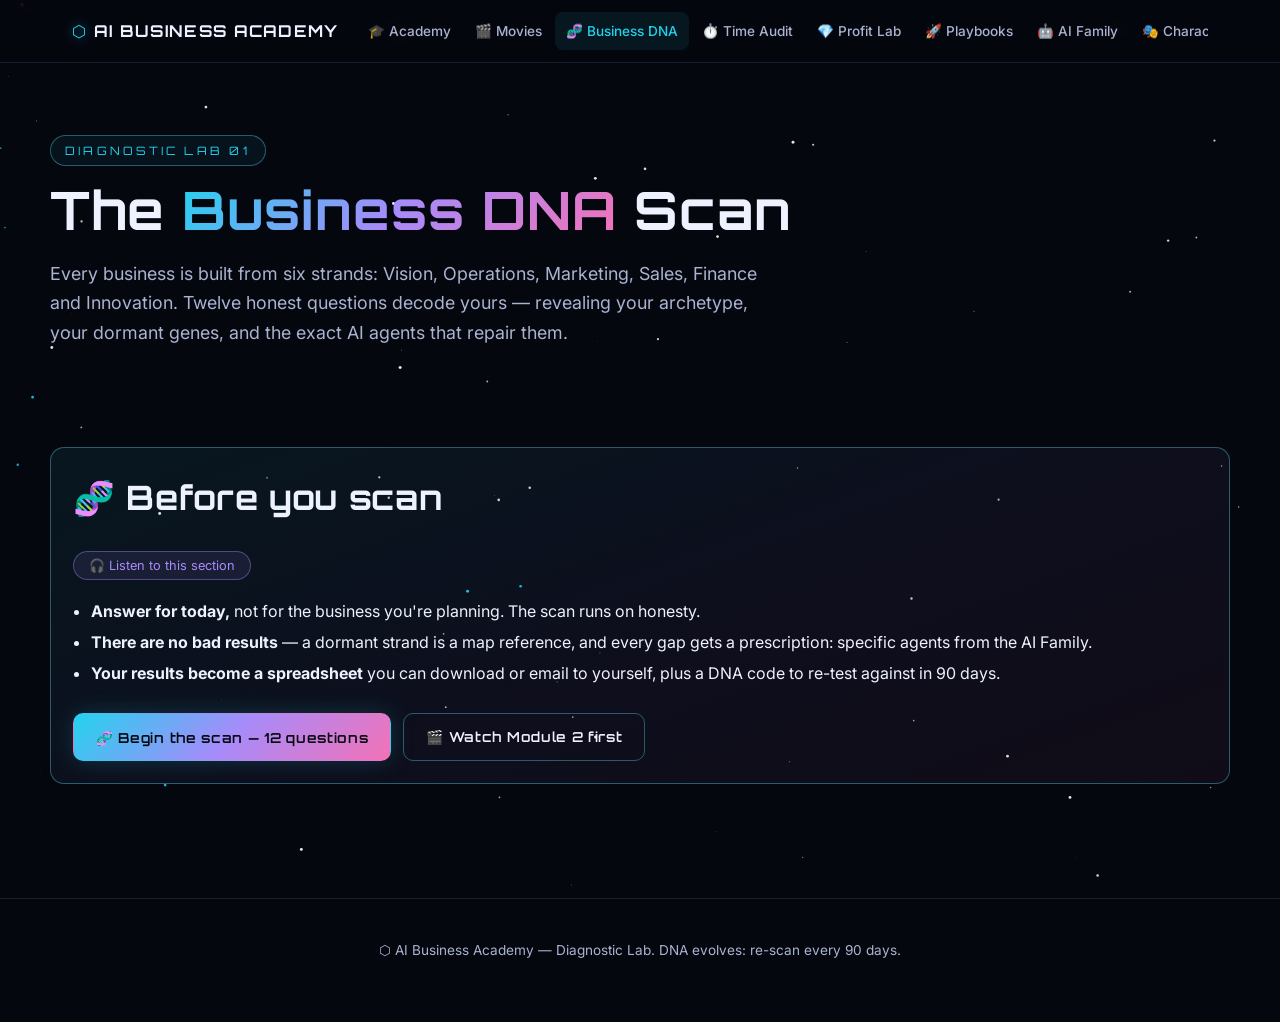
<file: dna.html>
<!DOCTYPE html>
<html lang="en">
<head>
<meta charset="UTF-8">
<meta name="viewport" content="width=device-width, initial-scale=1.0">
<title>Business DNA Scan — Decode Your Six Strands | AI Business Academy</title>
<meta name="description" content="A 12-question scan that decodes your business across six strands — Vision, Operations, Marketing, Sales, Finance, Innovation — and prescribes the AI agents to repair your gaps.">
<link rel="icon" href="data:image/svg+xml,<svg xmlns=%22http://www.w3.org/2000/svg%22 viewBox=%220 0 100 100%22><text y=%22.9em%22 font-size=%2290%22>🧬</text></svg>">
<link rel="preconnect" href="https://fonts.googleapis.com">
<link href="https://fonts.googleapis.com/css2?family=Orbitron:wght@500;700;900&family=Inter:wght@400;500;600;700&display=swap" rel="stylesheet">
<link rel="stylesheet" href="assets/css/style.css">
</head>
<body>

<nav class="nav">
  <div class="nav-inner">
    <a class="nav-logo" href="index.html"><span class="hex">⬡</span> AI BUSINESS ACADEMY</a>
    <button class="nav-burger" aria-label="Menu">☰</button>
    <div class="nav-links">
      <a href="academy.html">🎓 Academy</a>
      <a href="movies.html">🎬 Movies</a>
      <a href="dna.html">🧬 Business DNA</a>
      <a href="time-audit.html">⏱️ Time Audit</a>
      <a href="profit.html">💎 Profit Lab</a>
      <a href="playbooks.html">🚀 Playbooks</a>
      <a href="family.html">🤖 AI Family</a>
      <a href="characters.html">🎭 Character Forge</a>
      <a href="top10.html">🔟 Top 10</a>
      <a href="future.html">🔭 Future Radar</a>
      <a href="profile.html">👤 My Profile</a>
      <a href="community.html">🌐 Community</a>
    </div>
  </div>
</nav>

<header class="hero container">
  <span class="eyebrow">DIAGNOSTIC LAB 01</span>
  <h1>The <span class="gradient-text">Business DNA</span> Scan</h1>
  <p class="tagline">Every business is built from six strands: Vision, Operations, Marketing, Sales, Finance and Innovation. Twelve honest questions decode yours — revealing your archetype, your dormant genes, and the exact AI agents that repair them.</p>
</header>

<section class="section container">
  <div id="dna-intro" class="card glow-card" data-narrate data-narrate-script="Before the scan, three things to know. First: answer for the business you have today, not the one you're planning — the scan only works on truth. Second: there are no bad results. A dormant strand isn't a verdict; it's a map reference showing where treatment starts, and every gap comes with a prescription of specific AI agents from our family. Third: your results become a real spreadsheet you can download or email to yourself, and your DNA code becomes your baseline — re-scan in ninety days and watch it evolve. Twelve questions. About four minutes. Begin when ready.">
    <h2>🧬 Before you scan</h2>
    <ul class="acc-body" style="padding:10px 0 0 18px">
      <li><strong>Answer for today,</strong> not for the business you're planning. The scan runs on honesty.</li>
      <li><strong>There are no bad results</strong> — a dormant strand is a map reference, and every gap gets a prescription: specific agents from the AI Family.</li>
      <li><strong>Your results become a spreadsheet</strong> you can download or email to yourself, plus a DNA code to re-test against in 90 days.</li>
    </ul>
    <div class="btn-row">
      <button class="btn btn-primary" onclick="DNA.start()">🧬 Begin the scan — 12 questions</button>
      <a class="btn btn-ghost" href="academy.html">🎬 Watch Module 2 first</a>
    </div>
  </div>

  <div id="dna-quiz" class="card" style="display:none"></div>

  <div id="dna-result" style="display:none">
    <div class="card glow-card center">
      <span class="eyebrow">SCAN COMPLETE</span>
      <div class="helix-wrap"><div class="helix" id="dna-helix"></div></div>
      <h2 style="letter-spacing:.2em" id="dna-code">—</h2>
      <p class="muted">YOUR BUSINESS DNA CODE</p>
      <h3 class="gradient-text mt-2" style="font-size:1.6rem" id="dna-archetype">—</h3>
      <p id="dna-arch-desc" class="section-lead" style="margin:8px auto 0"></p>
      <p class="mt-1"><b>Overall DNA vitality:</b> <span id="dna-avg" style="color:var(--neon-cyan);font-family:var(--font-display)">—</span></p>
      <button class="narrate-btn" id="dna-narrate">🎧 Hear your diagnosis</button>
    </div>

    <div class="viz-root mt-2">
      <div class="viz-title">Your six strands</div>
      <div class="viz-sub">0–100 per strand · Dormant &lt; 25 · Emerging &lt; 60 · Active &lt; 90 · Evolved 90+</div>
      <div id="dna-strands"></div>
    </div>

    <h2 class="mt-3">🩺 Gap analysis &amp; prescriptions</h2>
    <div id="dna-gaps" class="grid grid-2 mt-1"></div>

    <div class="card mt-2">
      <h3>📤 Take your DNA report with you</h3>
      <label class="field-label" for="dna-email-to">Email the report to</label>
      <input type="email" id="dna-email-to" placeholder="you@yourbusiness.com" autocomplete="email">
      <div class="btn-row">
        <button class="btn btn-primary" onclick="dnaEmail()">📧 Email my DNA report</button>
        <button class="btn btn-ghost" onclick="dnaDownload()">📥 Download spreadsheet (.xls)</button>
        <button class="btn btn-ghost" onclick="DNA.start()">🔁 Re-scan</button>
      </div>
      <p class="muted mt-1">Next steps: deploy one prescribed agent this week → <a href="family.html">open the AI Family</a> · then run the <a href="time-audit.html">Time Audit</a>.</p>
    </div>
  </div>
</section>

<footer class="site-footer">
  <div class="container"><p>⬡ AI Business Academy — Diagnostic Lab. DNA evolves: re-scan every 90 days.</p></div>
</footer>

<script src="assets/js/main.js"></script>
<script src="assets/js/sheets.js"></script>
<script src="assets/js/dna.js"></script>
</body>
</html>
</file>
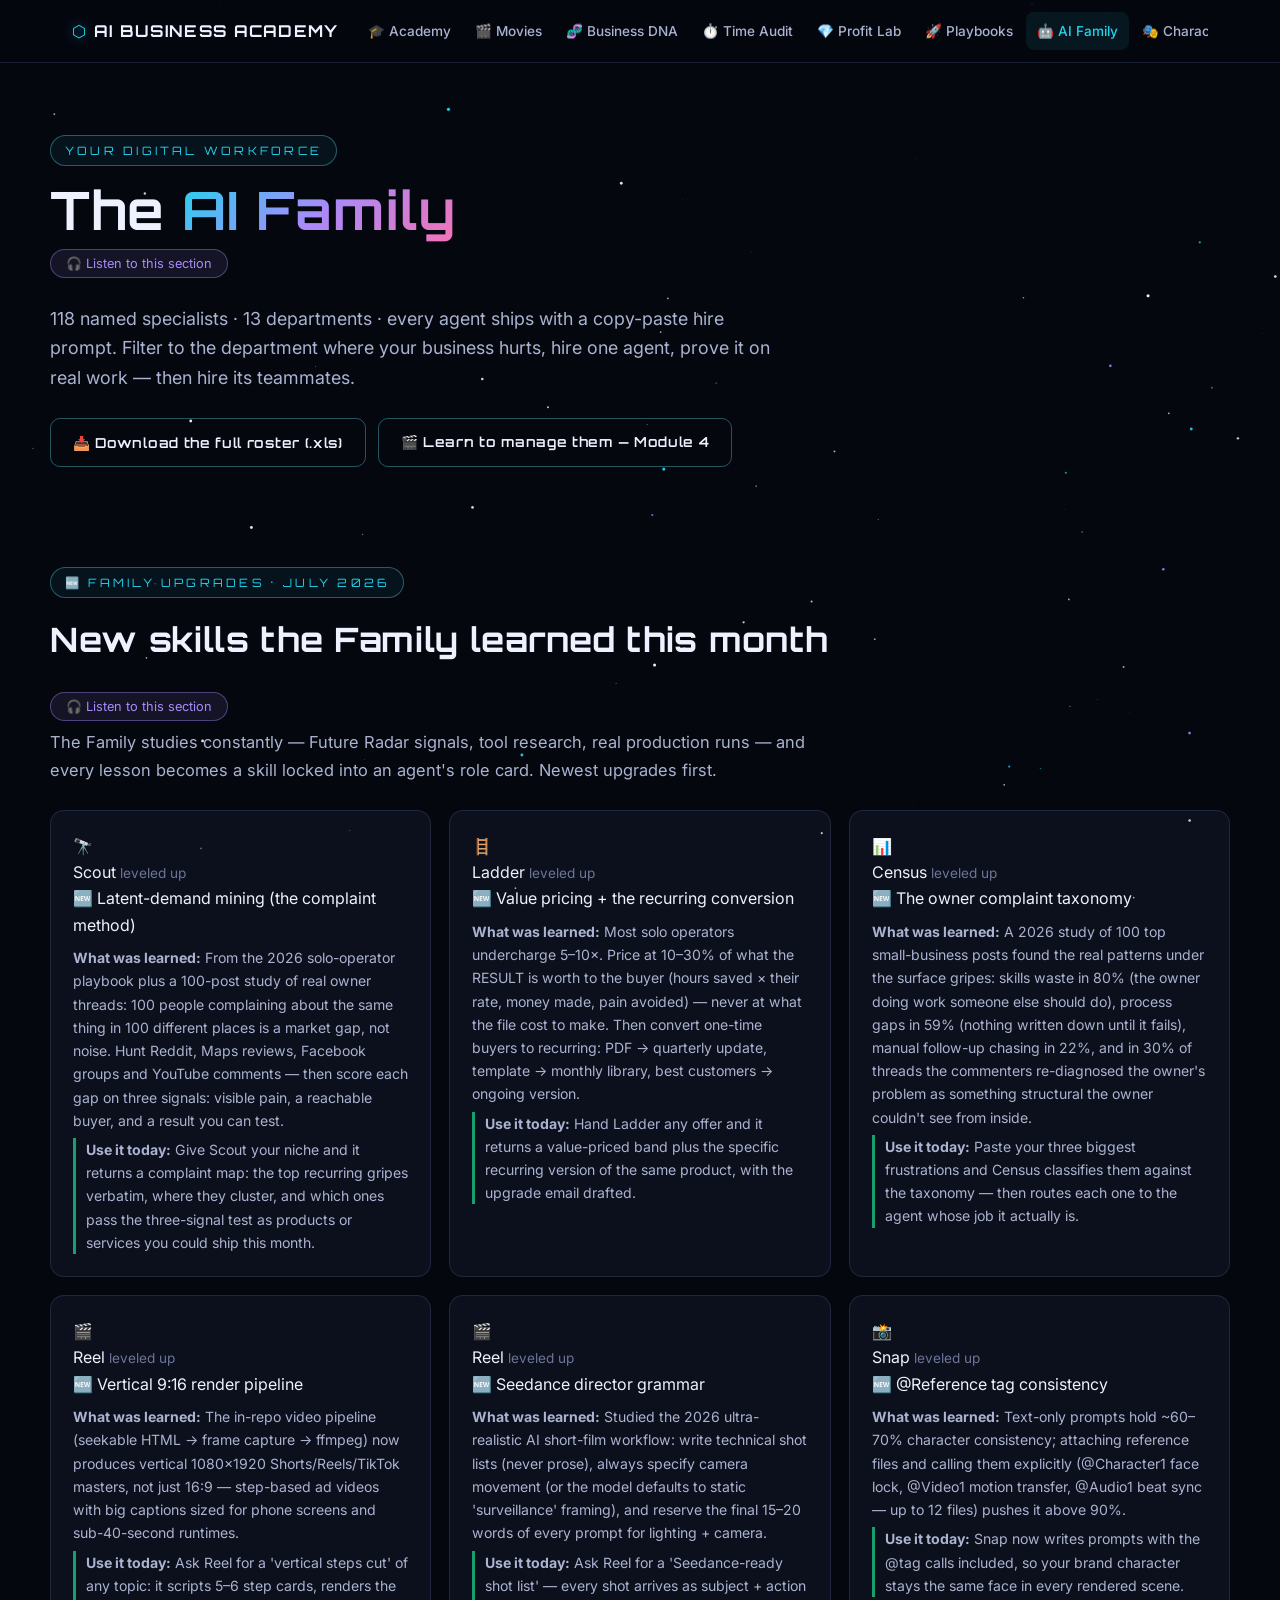
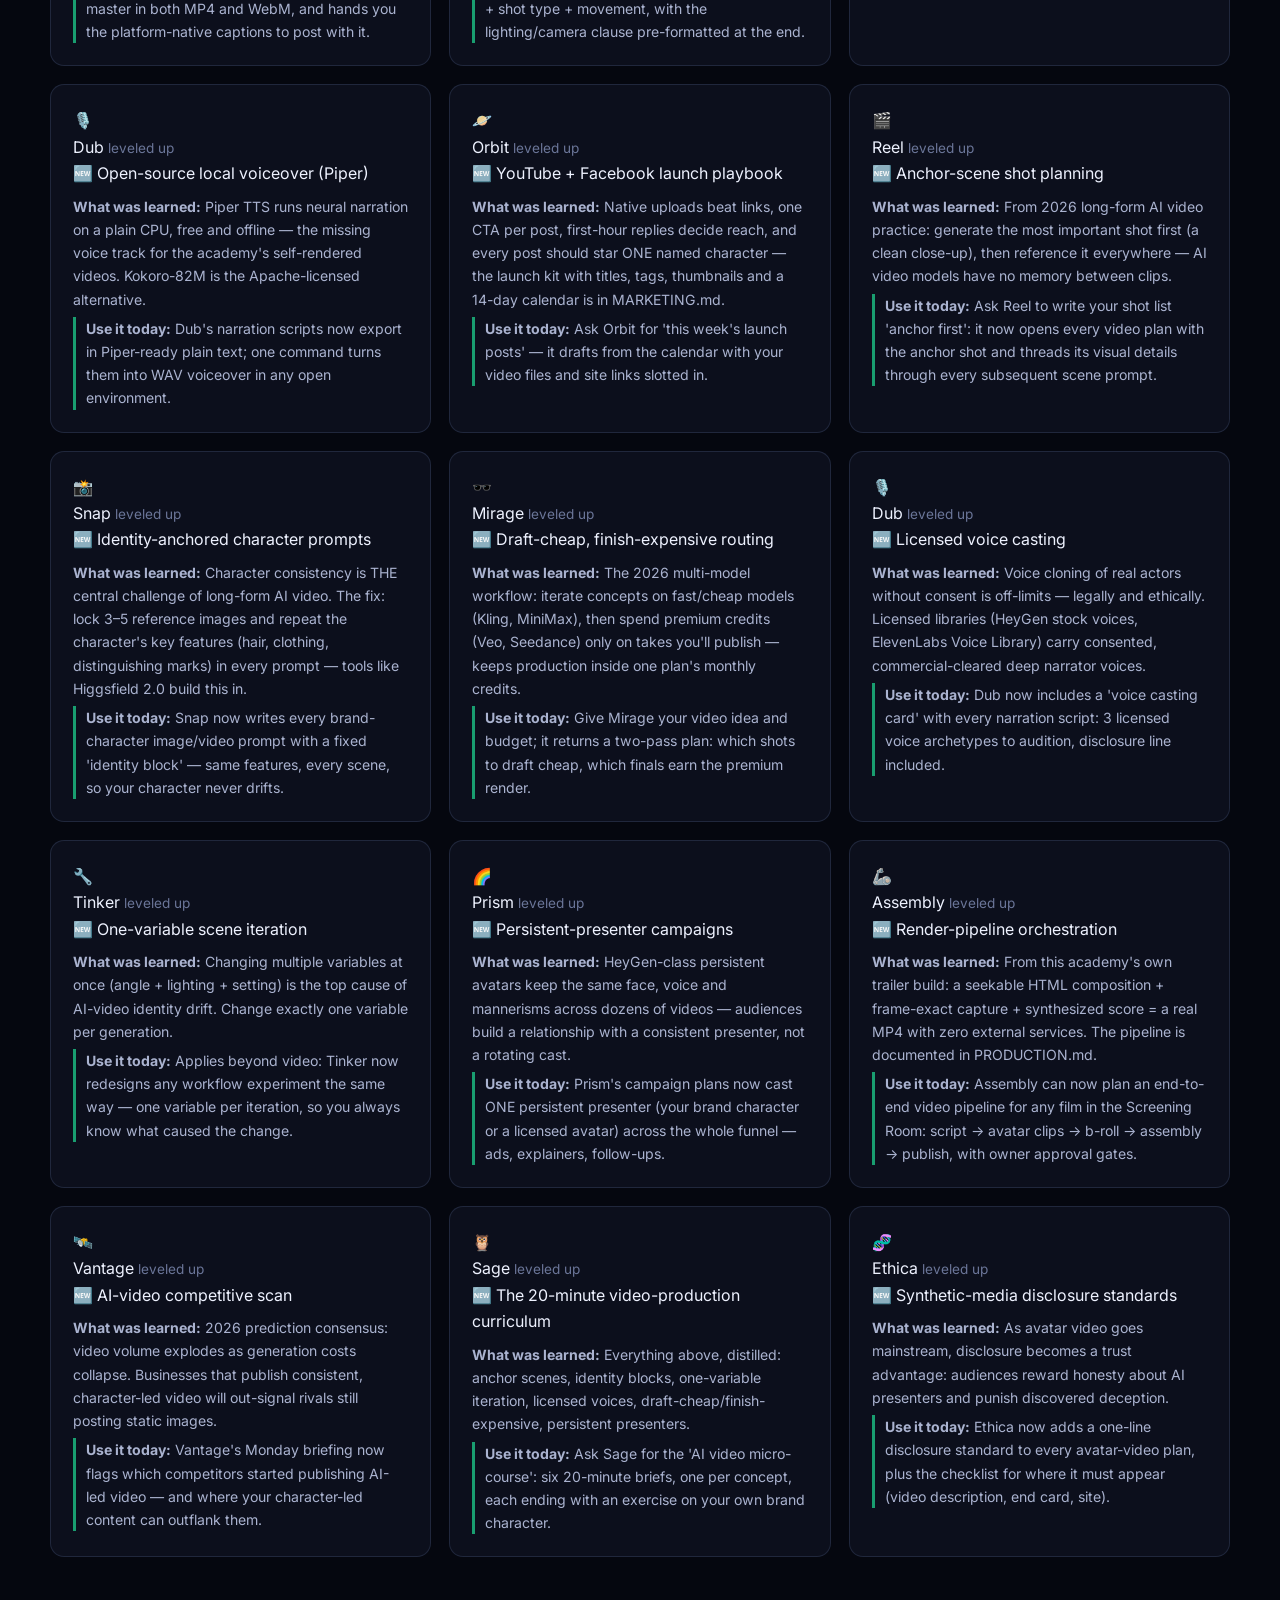
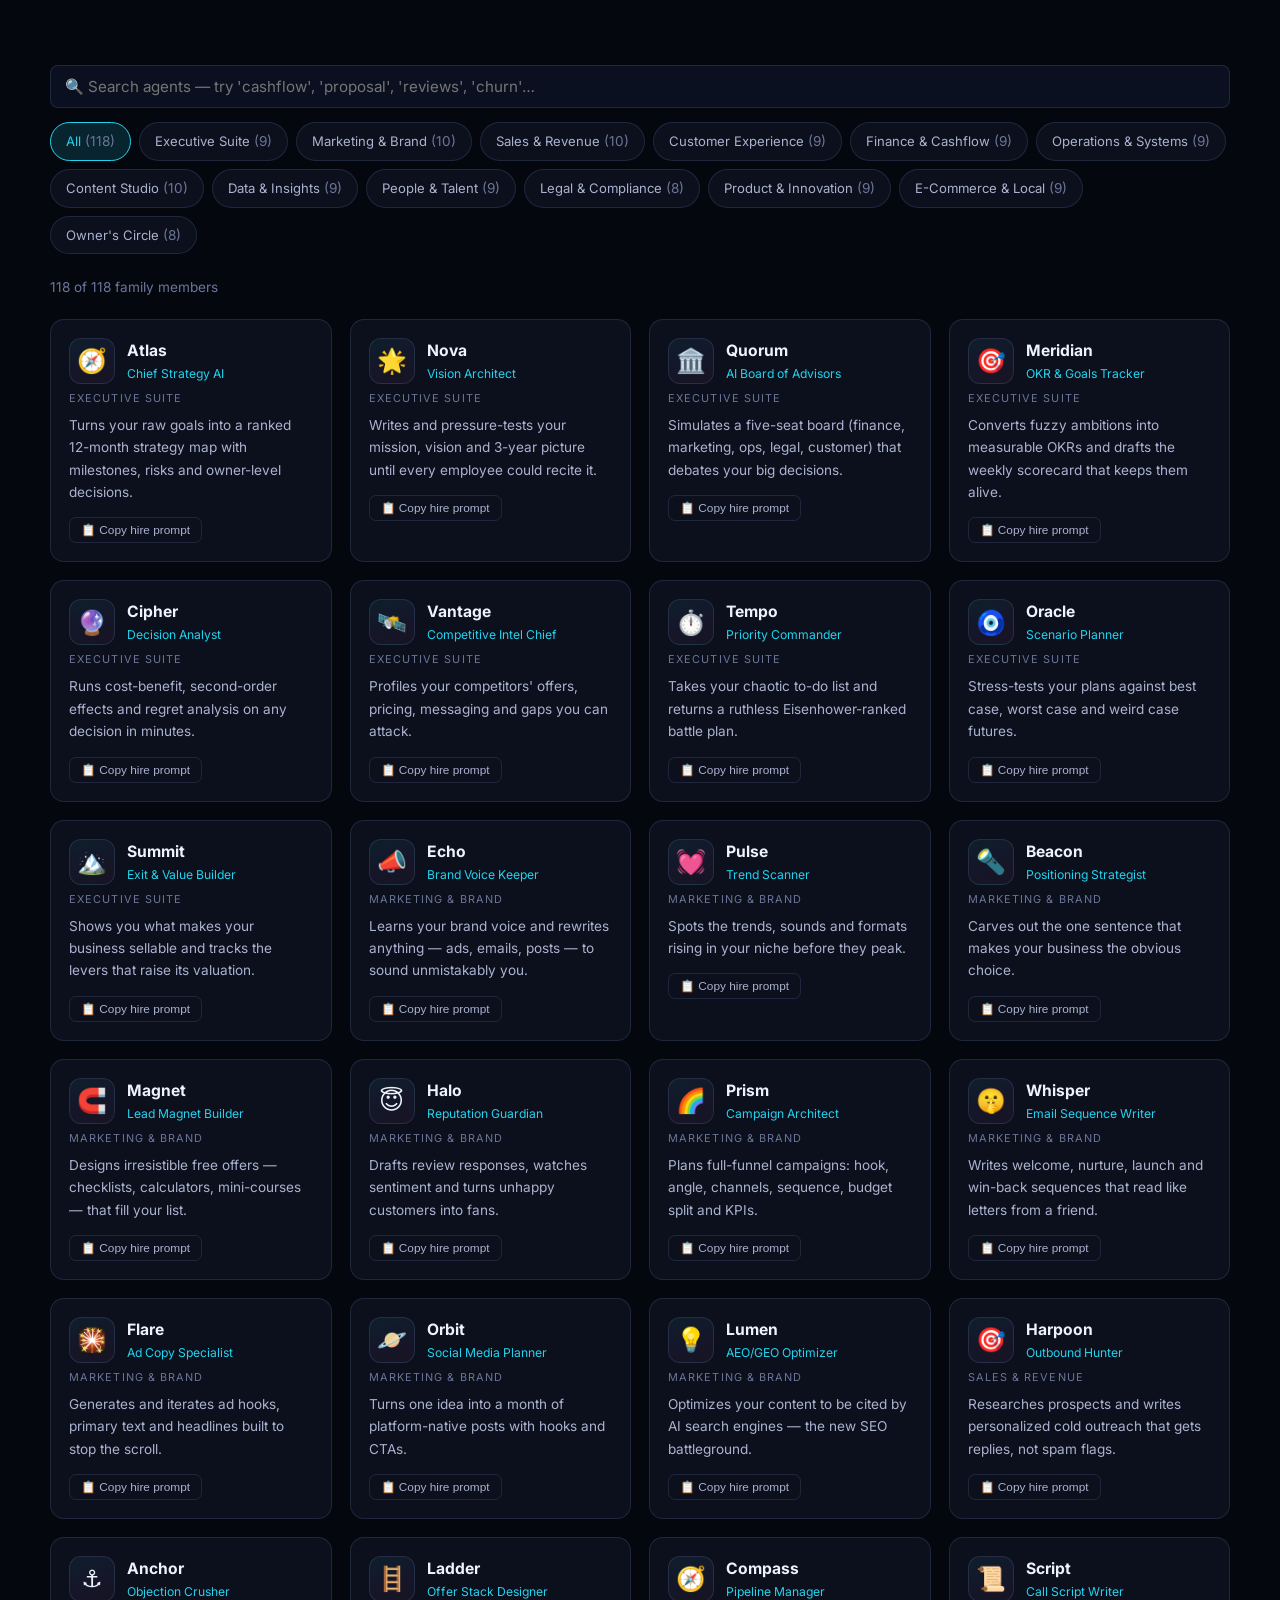
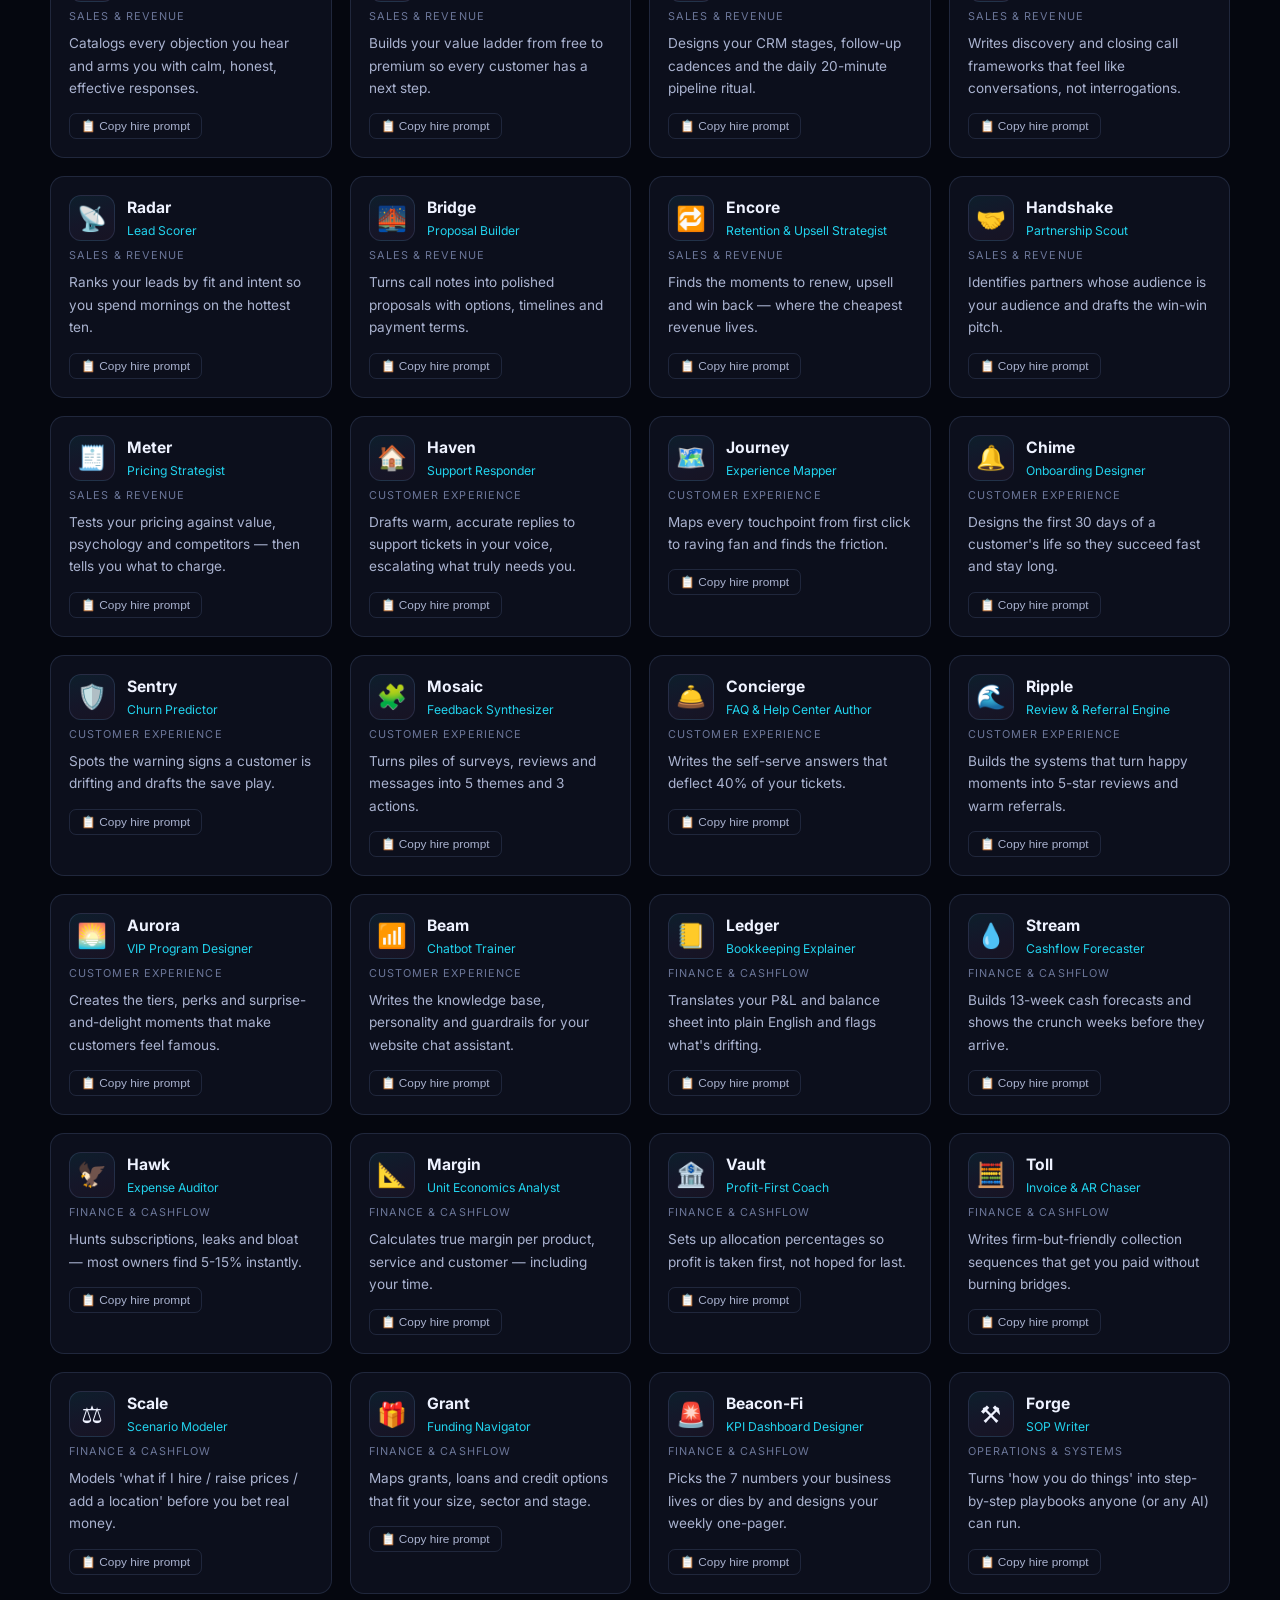
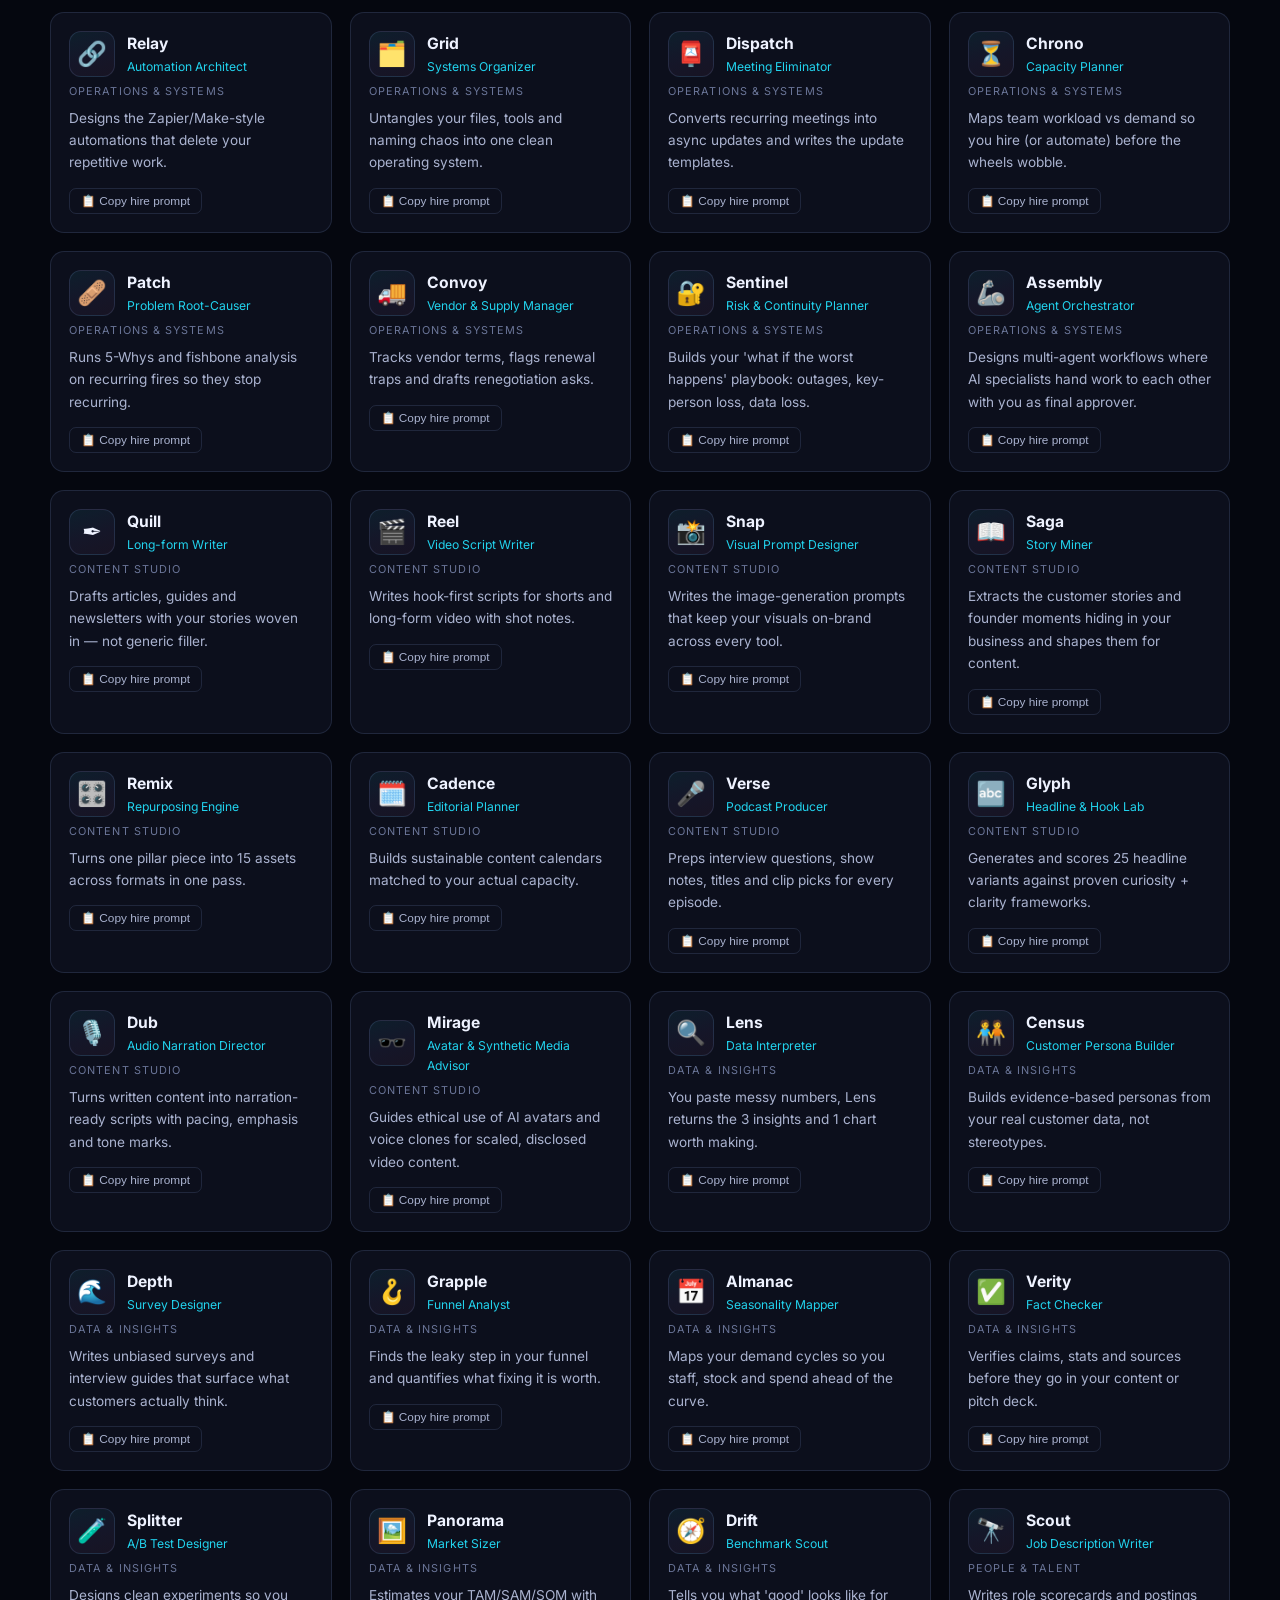
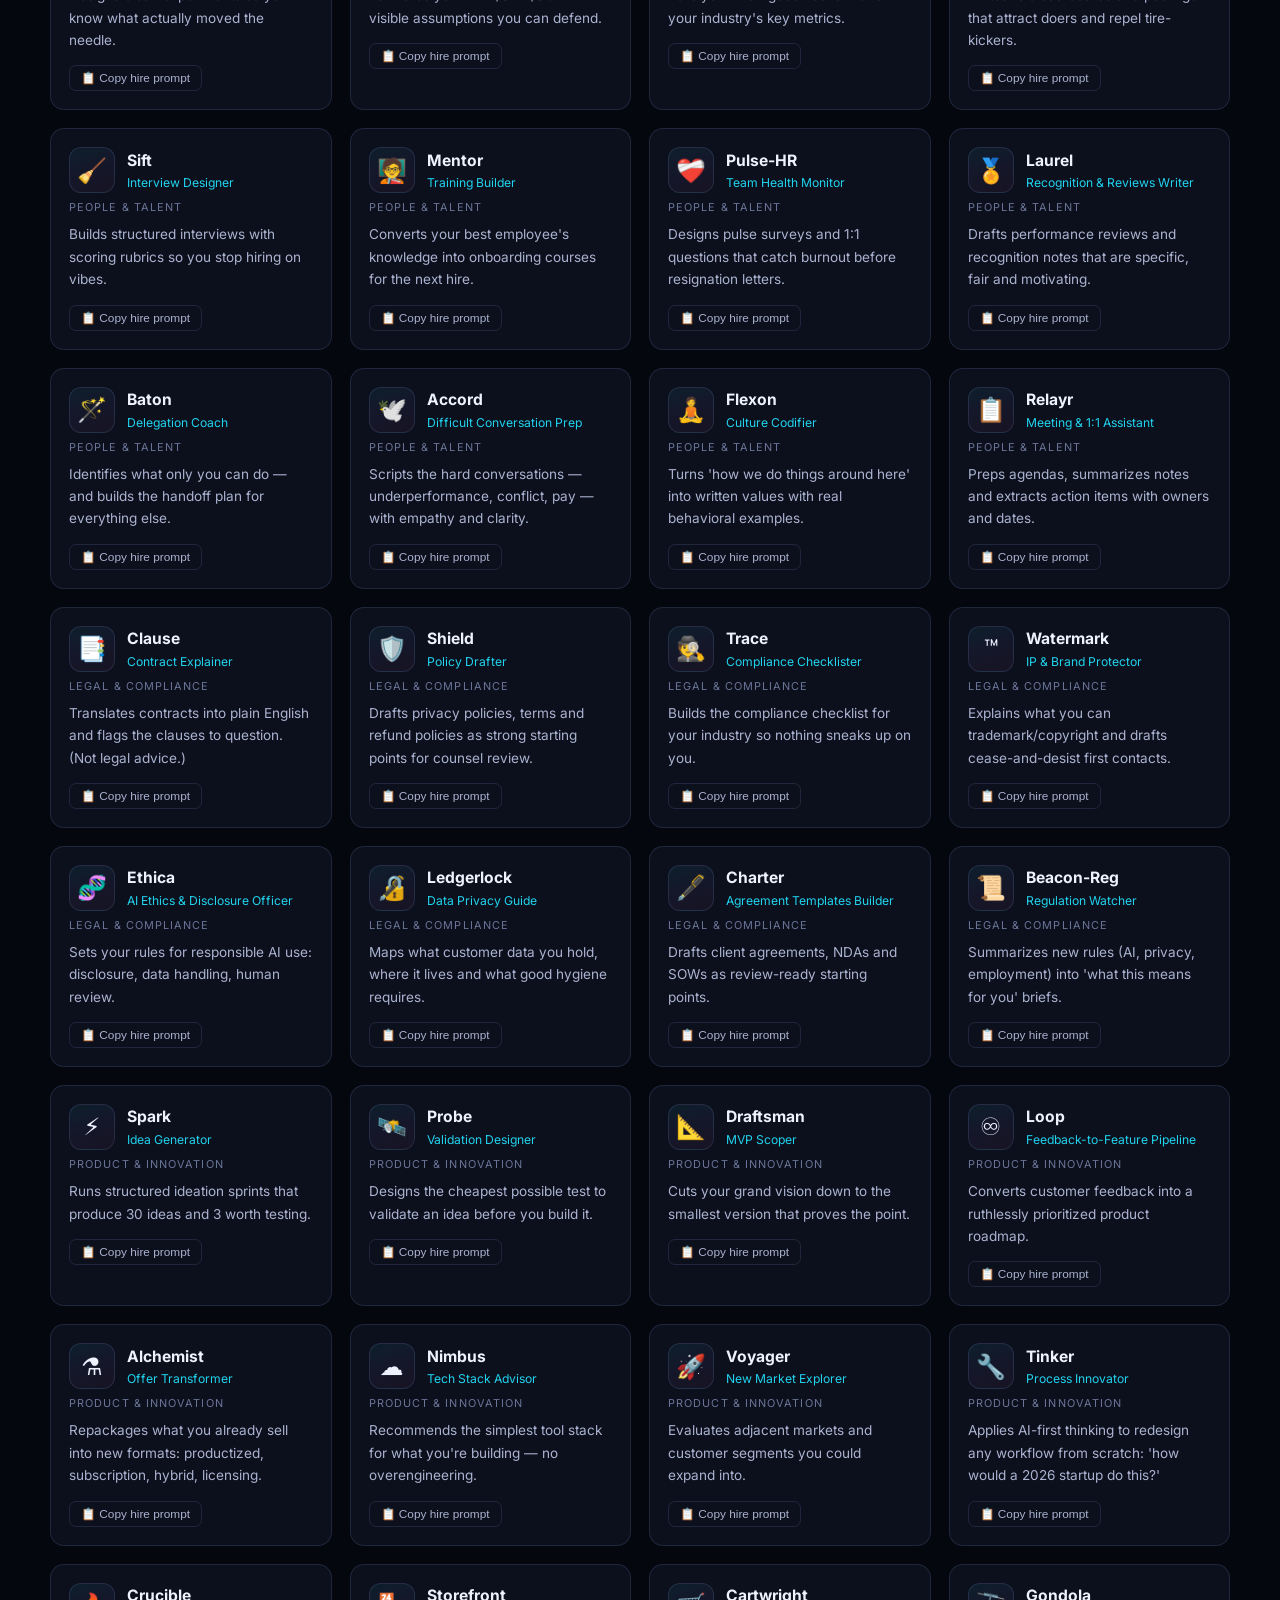
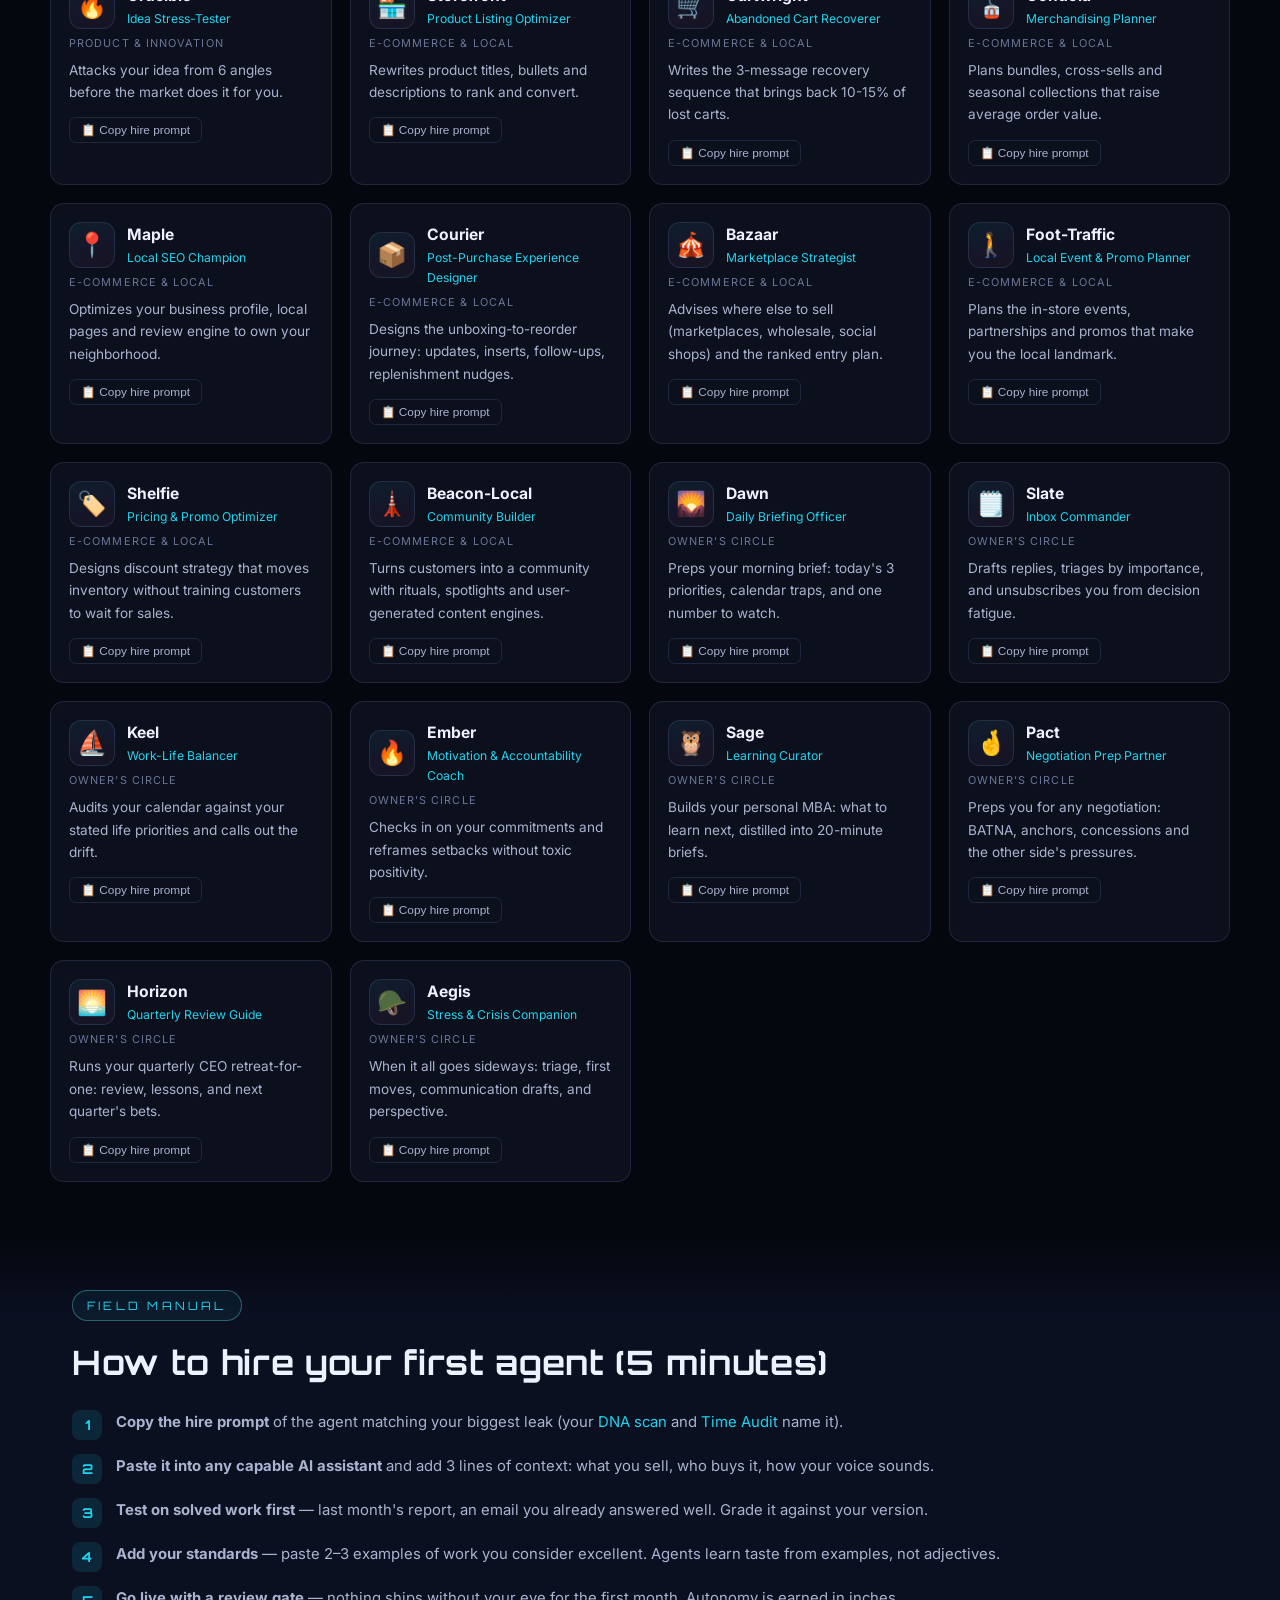
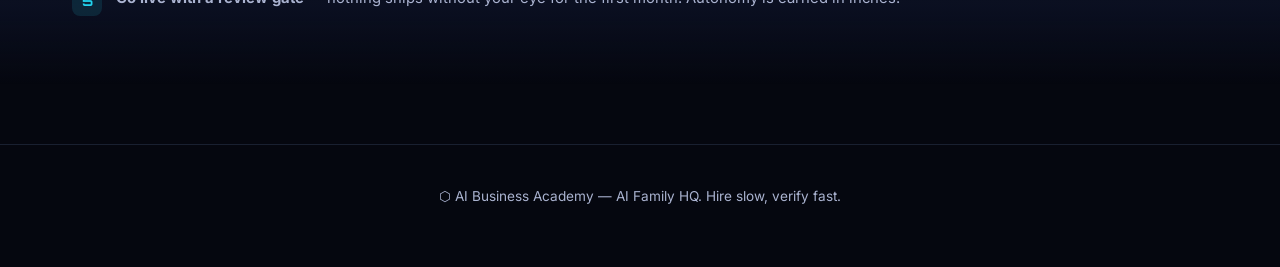
<file: family.html>
<!DOCTYPE html>
<html lang="en">
<head>
<meta charset="UTF-8">
<meta name="viewport" content="width=device-width, initial-scale=1.0">
<title>The AI Family — 118 Specialist Agents | AI Business Academy</title>
<meta name="description" content="Meet the AI Family: 118 named specialist agents across 13 departments — each with a superpower and a copy-paste hire prompt to build your digital workforce tonight.">
<link rel="icon" href="data:image/svg+xml,<svg xmlns=%22http://www.w3.org/2000/svg%22 viewBox=%220 0 100 100%22><text y=%22.9em%22 font-size=%2290%22>🧬</text></svg>">
<link rel="preconnect" href="https://fonts.googleapis.com">
<link href="https://fonts.googleapis.com/css2?family=Orbitron:wght@500;700;900&family=Inter:wght@400;500;600;700&display=swap" rel="stylesheet">
<link rel="stylesheet" href="assets/css/style.css">
</head>
<body>

<nav class="nav">
  <div class="nav-inner">
    <a class="nav-logo" href="index.html"><span class="hex">⬡</span> AI BUSINESS ACADEMY</a>
    <button class="nav-burger" aria-label="Menu">☰</button>
    <div class="nav-links">
      <a href="academy.html">🎓 Academy</a>
      <a href="movies.html">🎬 Movies</a>
      <a href="dna.html">🧬 Business DNA</a>
      <a href="time-audit.html">⏱️ Time Audit</a>
      <a href="profit.html">💎 Profit Lab</a>
      <a href="playbooks.html">🚀 Playbooks</a>
      <a href="family.html">🤖 AI Family</a>
      <a href="characters.html">🎭 Character Forge</a>
      <a href="top10.html">🔟 Top 10</a>
      <a href="future.html">🔭 Future Radar</a>
      <a href="profile.html">👤 My Profile</a>
      <a href="community.html">🌐 Community</a>
    </div>
  </div>
</nav>

<header class="hero container" data-narrate data-narrate-script="Meet the AI Family — one hundred eighteen named specialists across thirteen departments, from the executive suite to the owner's circle. Every family member has a defined role, a superpower, and a hire prompt you can copy with one click and paste into any capable AI assistant. That prompt is a full role card: identity, job, standards and boundaries — so the agent starts at senior level, not intern level. How to use this page: filter by the department where your business hurts most, hire one agent, and run it on real work this week. When it proves itself, hire its teammates. This is how you build a workforce that never sleeps, never forgets a follow-up, and costs less than your coffee budget.">
  <span class="eyebrow">YOUR DIGITAL WORKFORCE</span>
  <h1>The <span class="gradient-text">AI Family</span></h1>
  <p class="tagline">118 named specialists · 13 departments · every agent ships with a copy-paste hire prompt. Filter to the department where your business hurts, hire one agent, prove it on real work — then hire its teammates.</p>
  <div class="btn-row">
    <button class="btn btn-ghost" onclick="familyDownload()">📥 Download the full roster (.xls)</button>
    <a class="btn btn-ghost" href="academy.html">🎬 Learn to manage them — Module 4</a>
  </div>
</header>

<section class="section container" data-narrate data-narrate-script="The family never stops learning. Every month, agents study what's new — from the future radar, from tool research, from real production work — and lock the skills into their role cards. This month's upgrades came from mastering long-form AI video: anchor-scene planning, identity-anchored characters, licensed voice casting, and the draft-cheap, finish-expensive rendering strategy. Scroll the upgrade feed to see who learned what, and exactly how to use each new skill in your business today.">
  <span class="eyebrow">🆕 FAMILY UPGRADES · <span id="upg-month"></span></span>
  <h2>New skills the Family learned this month</h2>
  <p class="section-lead">The Family studies constantly — Future Radar signals, tool research, real production runs — and every lesson becomes a skill locked into an agent's role card. Newest upgrades first.</p>
  <div id="upgrades" class="grid grid-2"></div>
</section>

<section class="section container">
  <input type="text" id="family-search" placeholder="🔍 Search agents — try 'cashflow', 'proposal', 'reviews', 'churn'…">
  <div class="chip-row" id="family-chips"></div>
  <p class="muted mb-2" id="family-count"></p>
  <div class="grid grid-3" id="family-grid"></div>
</section>

<section class="section section-alt">
  <div class="container">
    <span class="eyebrow">FIELD MANUAL</span>
    <h2>How to hire your first agent (5 minutes)</h2>
    <ol class="step-list mt-2">
      <li><span class="pill-num">1</span><p><b>Copy the hire prompt</b> of the agent matching your biggest leak (your <a href="dna.html">DNA scan</a> and <a href="time-audit.html">Time Audit</a> name it).</p></li>
      <li><span class="pill-num">2</span><p><b>Paste it into any capable AI assistant</b> and add 3 lines of context: what you sell, who buys it, how your voice sounds.</p></li>
      <li><span class="pill-num">3</span><p><b>Test on solved work first</b> — last month's report, an email you already answered well. Grade it against your version.</p></li>
      <li><span class="pill-num">4</span><p><b>Add your standards</b> — paste 2–3 examples of work you consider excellent. Agents learn taste from examples, not adjectives.</p></li>
      <li><span class="pill-num">5</span><p><b>Go live with a review gate</b> — nothing ships without your eye for the first month. Autonomy is earned in inches.</p></li>
    </ol>
  </div>
</section>

<footer class="site-footer">
  <div class="container"><p>⬡ AI Business Academy — AI Family HQ. Hire slow, verify fast.</p></div>
</footer>

<script src="assets/js/main.js"></script>
<script src="assets/js/sheets.js"></script>
<script src="assets/js/data/agents.js"></script>
<script src="assets/js/data/upgrades.js"></script>
<script src="assets/js/family.js"></script>
<script>
(function renderUpgrades() {
  const U = window.SKILL_UPGRADES || [];
  document.getElementById("upg-month").textContent =
    U.length ? U[0].date.replace("2026-07", "JULY 2026") : "";
  document.getElementById("upgrades").innerHTML = U.map(u => `
    <div class="card">
      <div class="agent-top" style="margin-bottom:8px">
        <div class="avatar">${u.avatar}</div>
        <div>
          <div class="agent-name">${u.agent} <span class="muted" style="font-weight:400">leveled up</span></div>
          <div class="agent-role">🆕 ${u.skill}</div>
        </div>
      </div>
      <p style="font-size:.88rem"><b>What was learned:</b> ${u.learned}</p>
      <p style="font-size:.88rem;margin-top:6px;border-left:3px solid var(--status-good);padding-left:10px"><b>Use it today:</b> ${u.use}</p>
    </div>`).join("");
})();
</script>
</body>
</html>
</file>
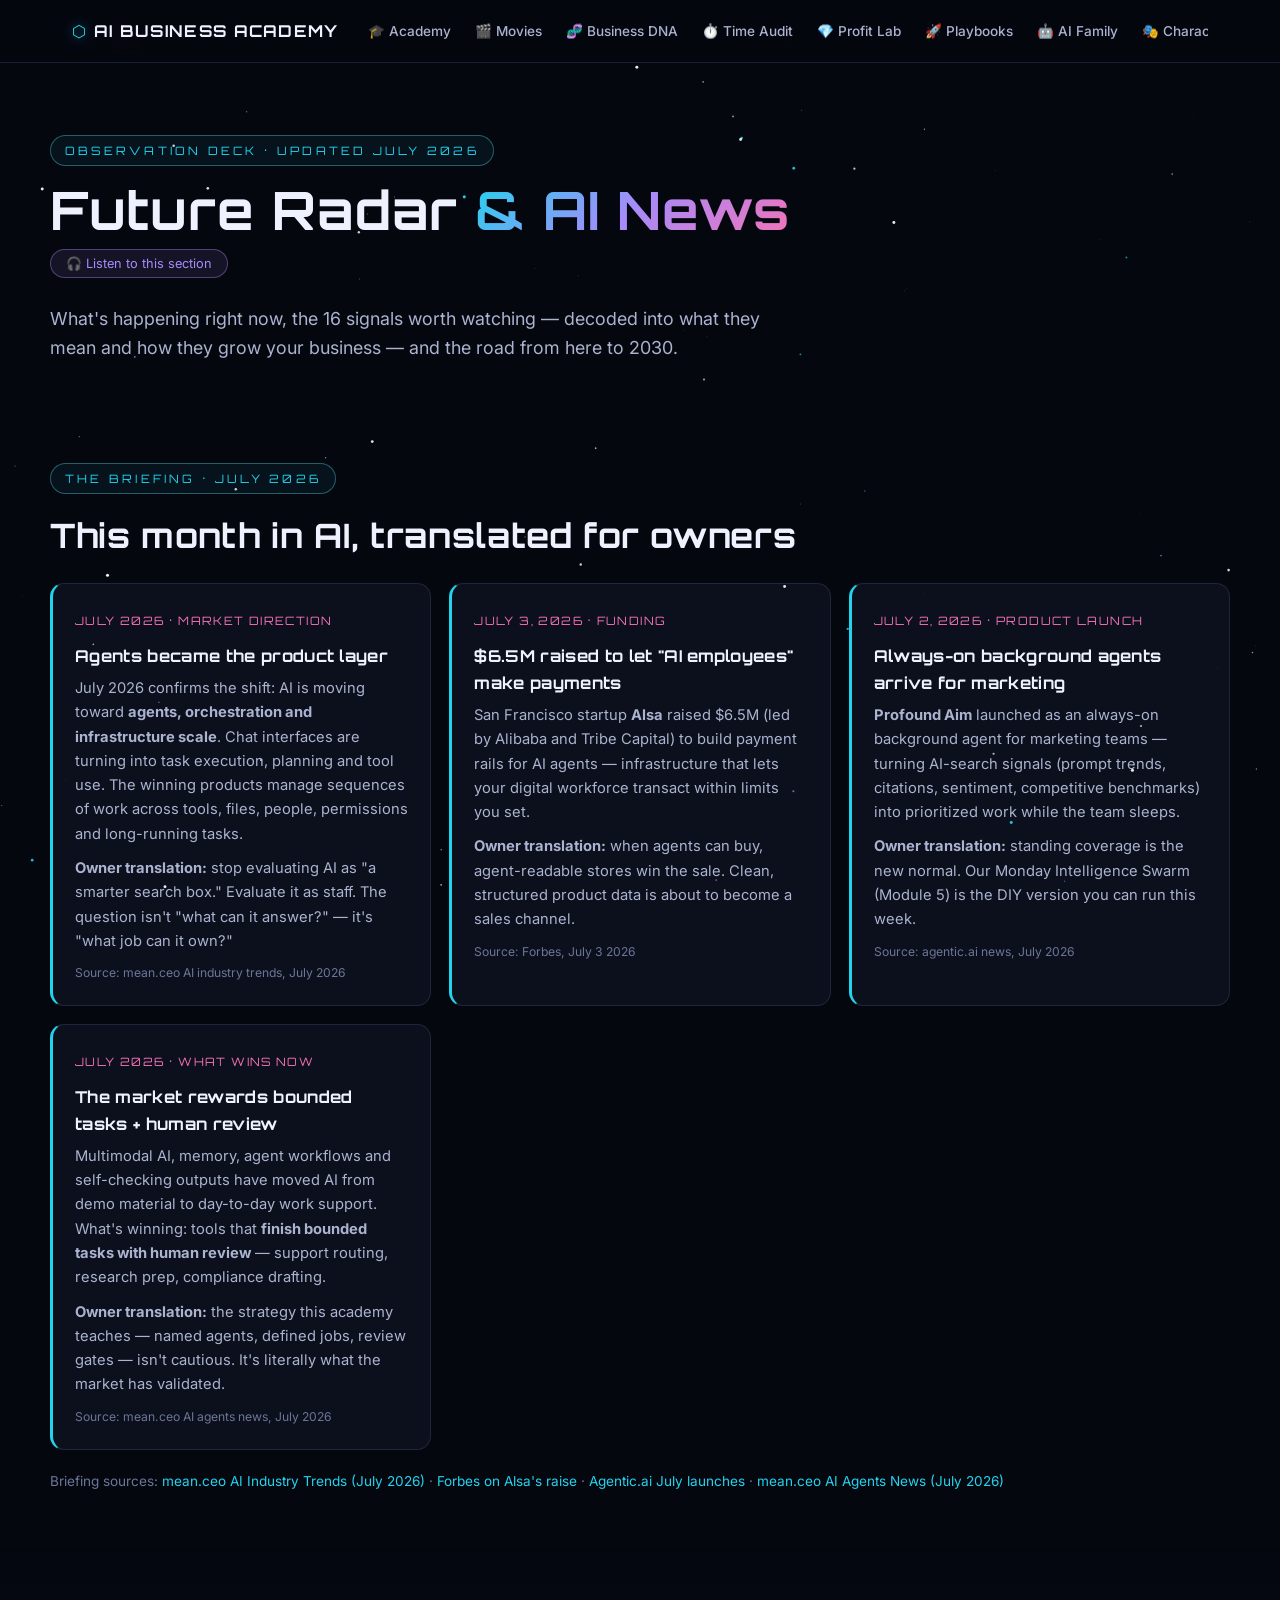
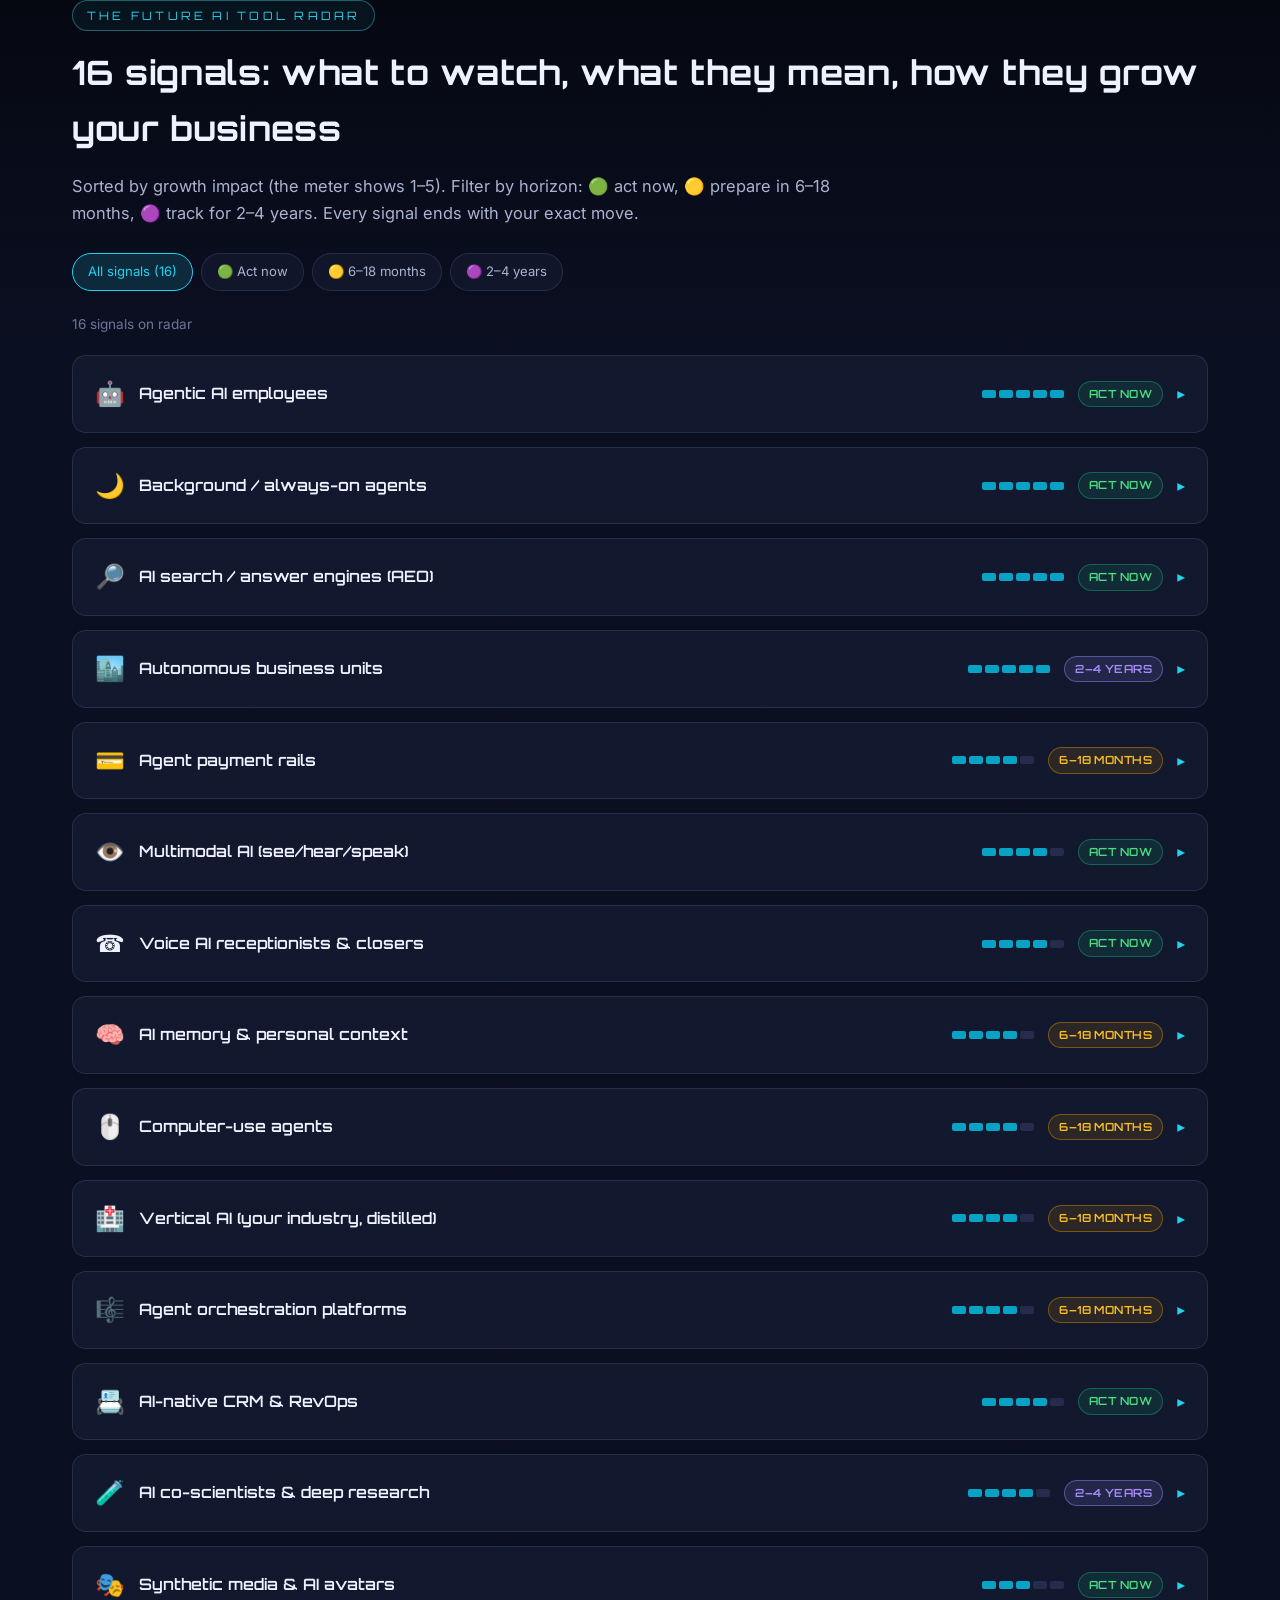
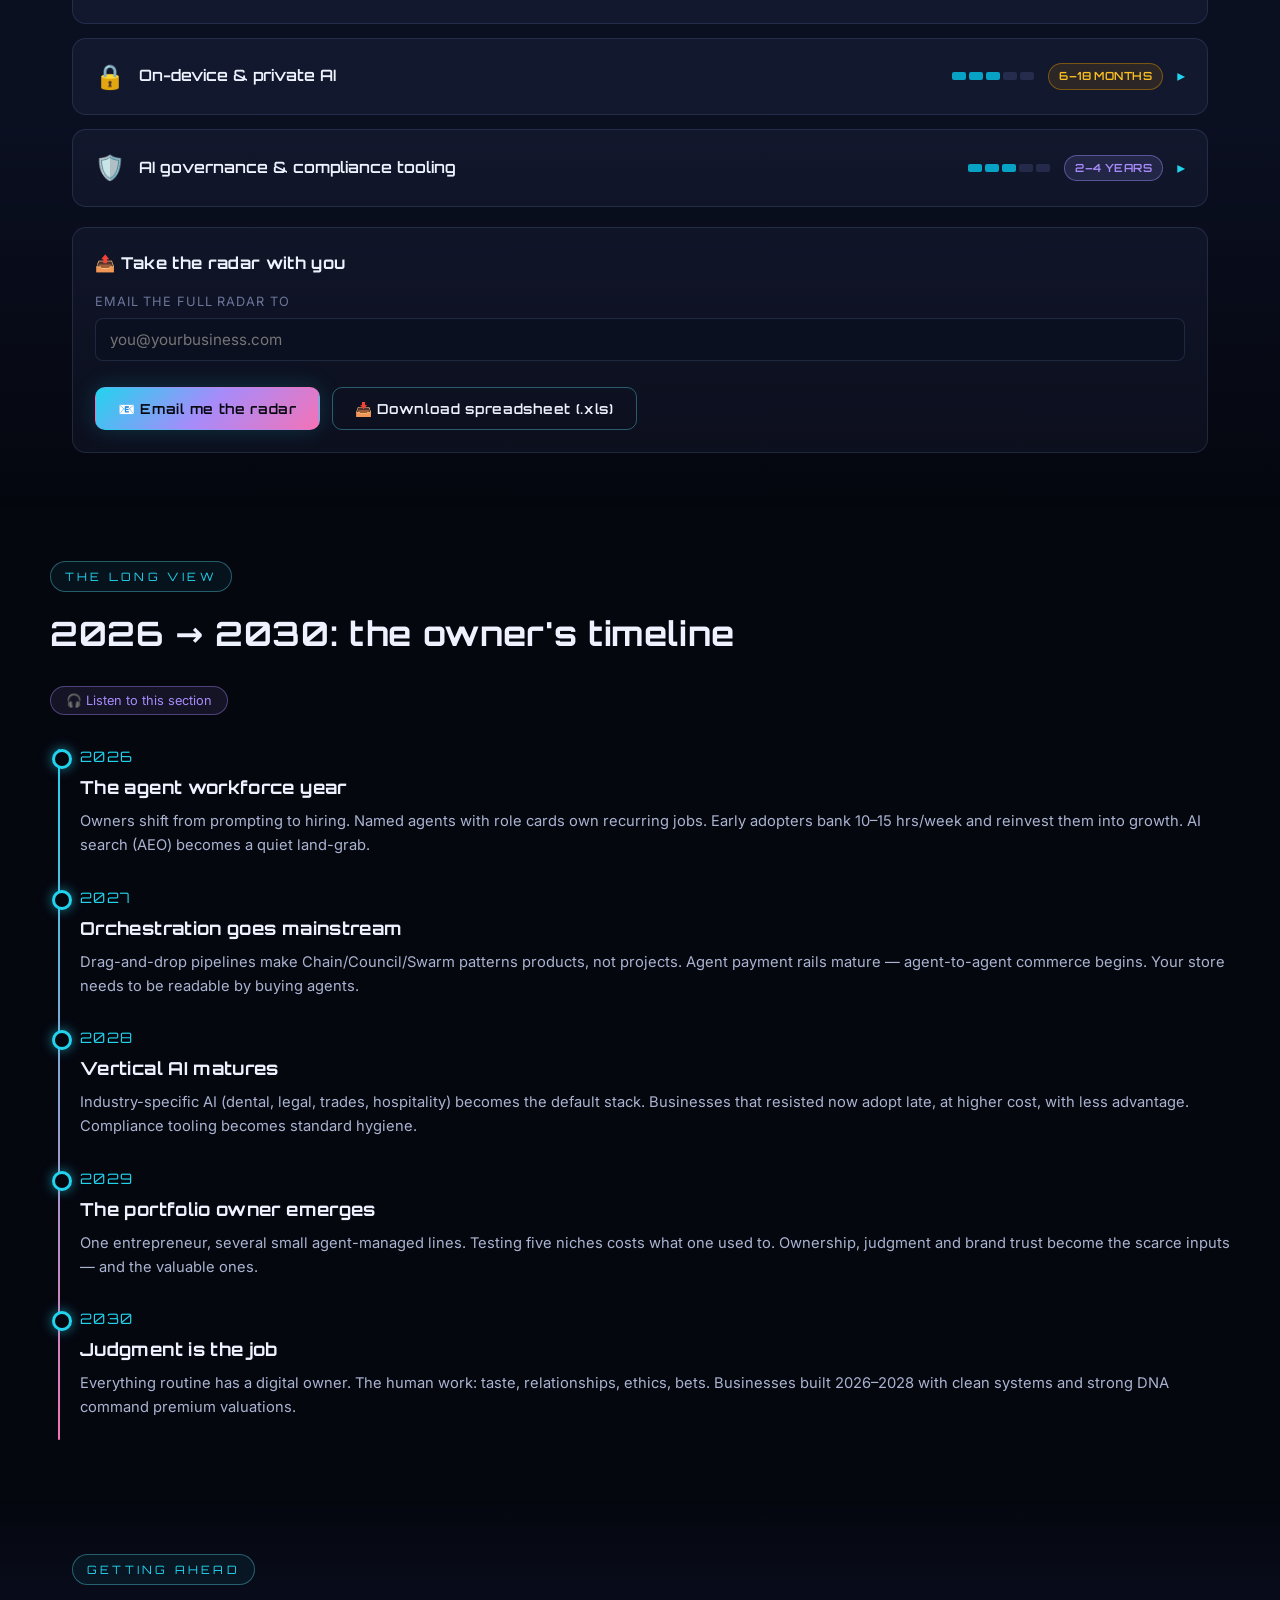
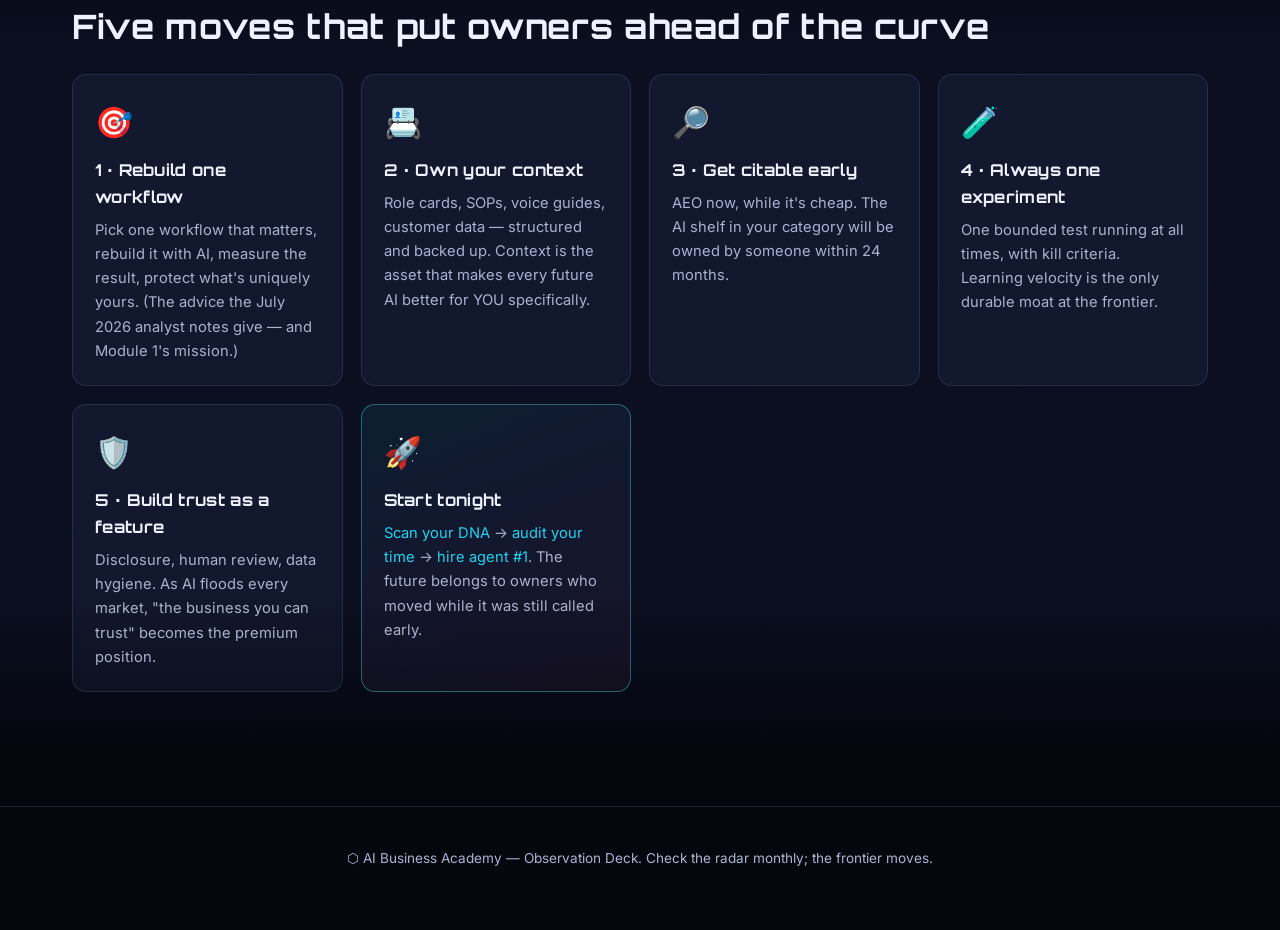
<file: future.html>
<!DOCTYPE html>
<html lang="en">
<head>
<meta charset="UTF-8">
<meta name="viewport" content="width=device-width, initial-scale=1.0">
<title>Future Radar & AI News — What's Coming and How It Grows Your Business | AI Business Academy</title>
<meta name="description" content="July 2026 AI briefing for owners, the Future AI Tool Radar — 16 signals with what they mean and how they grow your business — and the 2026→2030 timeline.">
<link rel="icon" href="data:image/svg+xml,<svg xmlns=%22http://www.w3.org/2000/svg%22 viewBox=%220 0 100 100%22><text y=%22.9em%22 font-size=%2290%22>🧬</text></svg>">
<link rel="preconnect" href="https://fonts.googleapis.com">
<link href="https://fonts.googleapis.com/css2?family=Orbitron:wght@500;700;900&family=Inter:wght@400;500;600;700&display=swap" rel="stylesheet">
<link rel="stylesheet" href="assets/css/style.css">
</head>
<body>

<nav class="nav">
  <div class="nav-inner">
    <a class="nav-logo" href="index.html"><span class="hex">⬡</span> AI BUSINESS ACADEMY</a>
    <button class="nav-burger" aria-label="Menu">☰</button>
    <div class="nav-links">
      <a href="academy.html">🎓 Academy</a>
      <a href="movies.html">🎬 Movies</a>
      <a href="dna.html">🧬 Business DNA</a>
      <a href="time-audit.html">⏱️ Time Audit</a>
      <a href="profit.html">💎 Profit Lab</a>
      <a href="playbooks.html">🚀 Playbooks</a>
      <a href="family.html">🤖 AI Family</a>
      <a href="characters.html">🎭 Character Forge</a>
      <a href="top10.html">🔟 Top 10</a>
      <a href="future.html">🔭 Future Radar</a>
      <a href="profile.html">👤 My Profile</a>
      <a href="community.html">🌐 Community</a>
    </div>
  </div>
</nav>

<header class="hero container" data-narrate data-narrate-script="Welcome to the observation deck. Here's the state of play as of July twenty twenty-six. The market has confirmed its direction: AI is moving decisively toward agents, orchestration and infrastructure. Chat has become task execution — the winning products manage sequences of work across tools, files, people and long-running tasks. In plain English: the market moved from ask AI a question, to assign AI a job with memory, tools and constraints. Money is following: startups are funding the rails that let AI employees make payments, and always-on background agents for marketing teams launched this month. What does this mean for you? Three things. Agents are the product layer now — learn to manage them. Bounded tasks with human review are what the market rewards — exactly how this academy teaches deployment. And the infrastructure being laid right now — agent payments, memory, orchestration — tells you precisely what's coming next. Scroll to the radar: sixteen signals, each decoded into what to look out for, what it means, and how it can grow your business tremendously.">
  <span class="eyebrow">OBSERVATION DECK · UPDATED JULY 2026</span>
  <h1>Future Radar <span class="gradient-text">&amp; AI News</span></h1>
  <p class="tagline">What's happening right now, the 16 signals worth watching — decoded into what they mean and how they grow your business — and the road from here to 2030.</p>
</header>

<section class="section container">
  <span class="eyebrow">THE BRIEFING · JULY 2026</span>
  <h2>This month in AI, translated for owners</h2>
  <div class="grid grid-2 mt-2">
    <div class="card news-card reveal">
      <span class="news-date">July 2026 · Market Direction</span>
      <h3 class="mt-1">Agents became the product layer</h3>
      <p>July 2026 confirms the shift: AI is moving toward <b>agents, orchestration and infrastructure scale</b>. Chat interfaces are turning into task execution, planning and tool use. The winning products manage sequences of work across tools, files, people, permissions and long-running tasks.</p>
      <p class="mt-1"><b>Owner translation:</b> stop evaluating AI as "a smarter search box." Evaluate it as staff. The question isn't "what can it answer?" — it's "what job can it own?"</p>
      <p class="news-src">Source: mean.ceo AI industry trends, July 2026</p>
    </div>
    <div class="card news-card reveal">
      <span class="news-date">July 3, 2026 · Funding</span>
      <h3 class="mt-1">$6.5M raised to let "AI employees" make payments</h3>
      <p>San Francisco startup <b>Alsa</b> raised $6.5M (led by Alibaba and Tribe Capital) to build payment rails for AI agents — infrastructure that lets your digital workforce transact within limits you set.</p>
      <p class="mt-1"><b>Owner translation:</b> when agents can buy, agent-readable stores win the sale. Clean, structured product data is about to become a sales channel.</p>
      <p class="news-src">Source: Forbes, July 3 2026</p>
    </div>
    <div class="card news-card reveal">
      <span class="news-date">July 2, 2026 · Product Launch</span>
      <h3 class="mt-1">Always-on background agents arrive for marketing</h3>
      <p><b>Profound Aim</b> launched as an always-on background agent for marketing teams — turning AI-search signals (prompt trends, citations, sentiment, competitive benchmarks) into prioritized work while the team sleeps.</p>
      <p class="mt-1"><b>Owner translation:</b> standing coverage is the new normal. Our Monday Intelligence Swarm (Module 5) is the DIY version you can run this week.</p>
      <p class="news-src">Source: agentic.ai news, July 2026</p>
    </div>
    <div class="card news-card reveal">
      <span class="news-date">July 2026 · What Wins Now</span>
      <h3 class="mt-1">The market rewards bounded tasks + human review</h3>
      <p>Multimodal AI, memory, agent workflows and self-checking outputs have moved AI from demo material to day-to-day work support. What's winning: tools that <b>finish bounded tasks with human review</b> — support routing, research prep, compliance drafting.</p>
      <p class="mt-1"><b>Owner translation:</b> the strategy this academy teaches — named agents, defined jobs, review gates — isn't cautious. It's literally what the market has validated.</p>
      <p class="news-src">Source: mean.ceo AI agents news, July 2026</p>
    </div>
  </div>
  <p class="muted mt-2">Briefing sources: <a href="https://blog.mean.ceo/ai-industry-trends-july-2026/" rel="noopener" target="_blank">mean.ceo AI Industry Trends (July 2026)</a> · <a href="https://www.forbes.com/sites/elainepofeldt/2026/07/03/startup-raises-65-million-by-making-it-easier-for-ai-employees-to-make-payments-online/" rel="noopener" target="_blank">Forbes on Alsa's raise</a> · <a href="https://agentic.ai/news" rel="noopener" target="_blank">Agentic.ai July launches</a> · <a href="https://blog.mean.ceo/ai-agents-news-july-2026/" rel="noopener" target="_blank">mean.ceo AI Agents News (July 2026)</a></p>
</section>

<section class="section section-alt" id="radar">
  <div class="container">
    <span class="eyebrow">THE FUTURE AI TOOL RADAR</span>
    <h2>16 signals: what to watch, what they mean, how they grow your business</h2>
    <p class="section-lead">Sorted by growth impact (the meter shows 1–5). Filter by horizon: 🟢 act now, 🟡 prepare in 6–18 months, 🟣 track for 2–4 years. Every signal ends with your exact move.</p>
    <div class="chip-row" id="radar-chips"></div>
    <p class="muted mb-2" id="radar-count"></p>
    <div id="radar-list"></div>
    <div class="card mt-2">
      <h3>📤 Take the radar with you</h3>
      <label class="field-label" for="radar-email-to">Email the full radar to</label>
      <input type="email" id="radar-email-to" placeholder="you@yourbusiness.com" autocomplete="email">
      <div class="btn-row">
        <button class="btn btn-primary" onclick="radarEmail()">📧 Email me the radar</button>
        <button class="btn btn-ghost" onclick="radarDownload()">📥 Download spreadsheet (.xls)</button>
      </div>
    </div>
  </div>
</section>

<section class="section container" data-narrate data-narrate-script="The road to twenty thirty, in one arc. Twenty twenty-six is the year of the agent workforce — owners learn to hire and manage digital employees, and the ones who do gain compounding time advantages. Twenty twenty-seven brings orchestration to the mainstream: whole functions like marketing operations and collections run as visible pipelines with the owner as approver, while agent-to-agent commerce begins reshaping how products get found and bought. Twenty twenty-eight: vertical AI matures, and in most industries the standard operating stack simply assumes agents — like it assumed email in two thousand five. Twenty twenty-nine: the portfolio owner emerges — one entrepreneur running several small agent-managed lines, testing niches at a speed that used to require venture funding. And twenty thirty: judgment, taste, relationships and trust are the scarce human inputs — everything routine has a digital owner. The winners of that world are being trained right now. You're one of them.">
  <span class="eyebrow">THE LONG VIEW</span>
  <h2>2026 → 2030: the owner's timeline</h2>
  <div class="timeline mt-2">
    <div class="tl-item"><span class="tl-year">2026</span><h3>The agent workforce year</h3><p>Owners shift from prompting to hiring. Named agents with role cards own recurring jobs. Early adopters bank 10–15 hrs/week and reinvest them into growth. AI search (AEO) becomes a quiet land-grab.</p></div>
    <div class="tl-item"><span class="tl-year">2027</span><h3>Orchestration goes mainstream</h3><p>Drag-and-drop pipelines make Chain/Council/Swarm patterns products, not projects. Agent payment rails mature — agent-to-agent commerce begins. Your store needs to be readable by buying agents.</p></div>
    <div class="tl-item"><span class="tl-year">2028</span><h3>Vertical AI matures</h3><p>Industry-specific AI (dental, legal, trades, hospitality) becomes the default stack. Businesses that resisted now adopt late, at higher cost, with less advantage. Compliance tooling becomes standard hygiene.</p></div>
    <div class="tl-item"><span class="tl-year">2029</span><h3>The portfolio owner emerges</h3><p>One entrepreneur, several small agent-managed lines. Testing five niches costs what one used to. Ownership, judgment and brand trust become the scarce inputs — and the valuable ones.</p></div>
    <div class="tl-item"><span class="tl-year">2030</span><h3>Judgment is the job</h3><p>Everything routine has a digital owner. The human work: taste, relationships, ethics, bets. Businesses built 2026–2028 with clean systems and strong DNA command premium valuations.</p></div>
  </div>
</section>

<section class="section section-alt">
  <div class="container">
    <span class="eyebrow">GETTING AHEAD</span>
    <h2>Five moves that put owners ahead of the curve</h2>
    <div class="grid grid-3 mt-2">
      <div class="card reveal"><span class="icon">🎯</span><h3>1 · Rebuild one workflow</h3><p>Pick one workflow that matters, rebuild it with AI, measure the result, protect what's uniquely yours. (The advice the July 2026 analyst notes give — and Module 1's mission.)</p></div>
      <div class="card reveal"><span class="icon">📇</span><h3>2 · Own your context</h3><p>Role cards, SOPs, voice guides, customer data — structured and backed up. Context is the asset that makes every future AI better for YOU specifically.</p></div>
      <div class="card reveal"><span class="icon">🔎</span><h3>3 · Get citable early</h3><p>AEO now, while it's cheap. The AI shelf in your category will be owned by someone within 24 months.</p></div>
      <div class="card reveal"><span class="icon">🧪</span><h3>4 · Always one experiment</h3><p>One bounded test running at all times, with kill criteria. Learning velocity is the only durable moat at the frontier.</p></div>
      <div class="card reveal"><span class="icon">🛡️</span><h3>5 · Build trust as a feature</h3><p>Disclosure, human review, data hygiene. As AI floods every market, "the business you can trust" becomes the premium position.</p></div>
      <div class="card glow-card reveal"><span class="icon">🚀</span><h3>Start tonight</h3><p><a href="dna.html">Scan your DNA</a> → <a href="time-audit.html">audit your time</a> → <a href="family.html">hire agent #1</a>. The future belongs to owners who moved while it was still called early.</p></div>
    </div>
  </div>
</section>

<footer class="site-footer">
  <div class="container"><p>⬡ AI Business Academy — Observation Deck. Check the radar monthly; the frontier moves.</p></div>
</footer>

<script src="assets/js/main.js"></script>
<script src="assets/js/sheets.js"></script>
<script src="assets/js/future.js"></script>
</body>
</html>
</file>
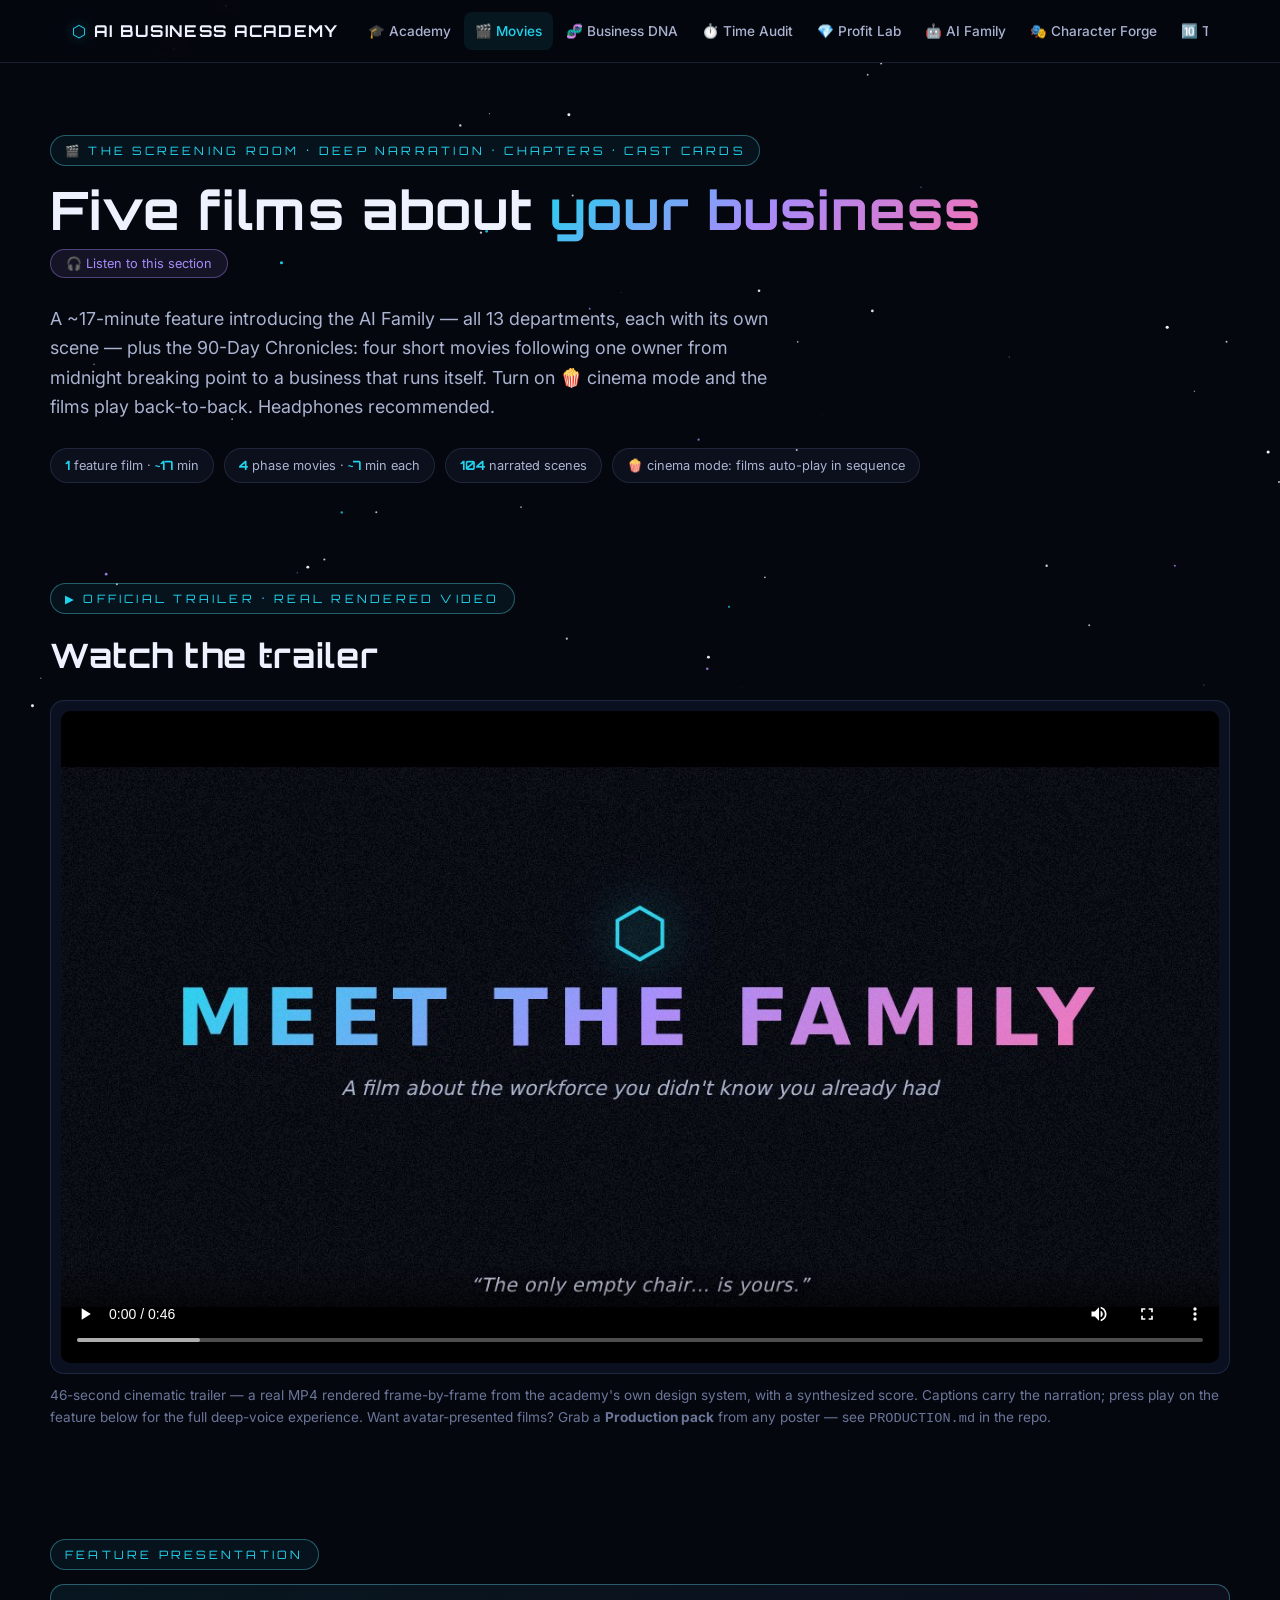
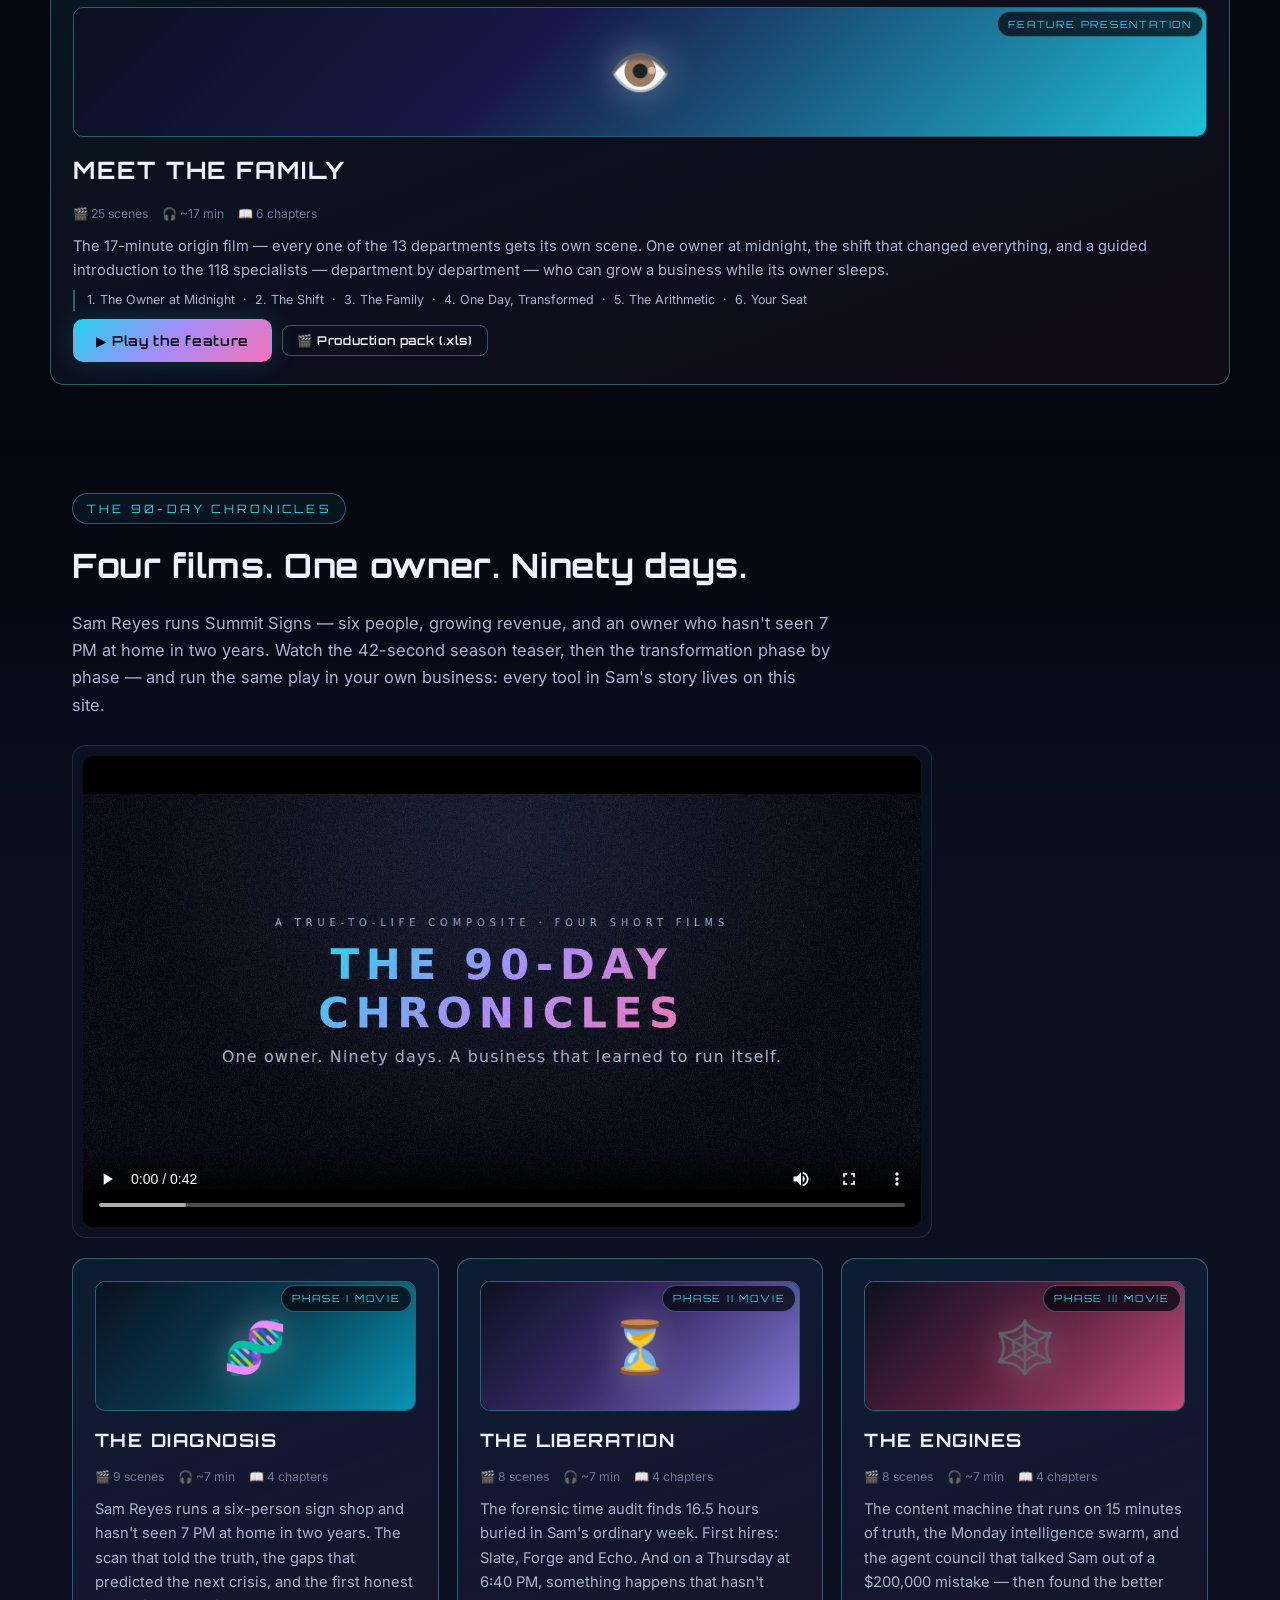
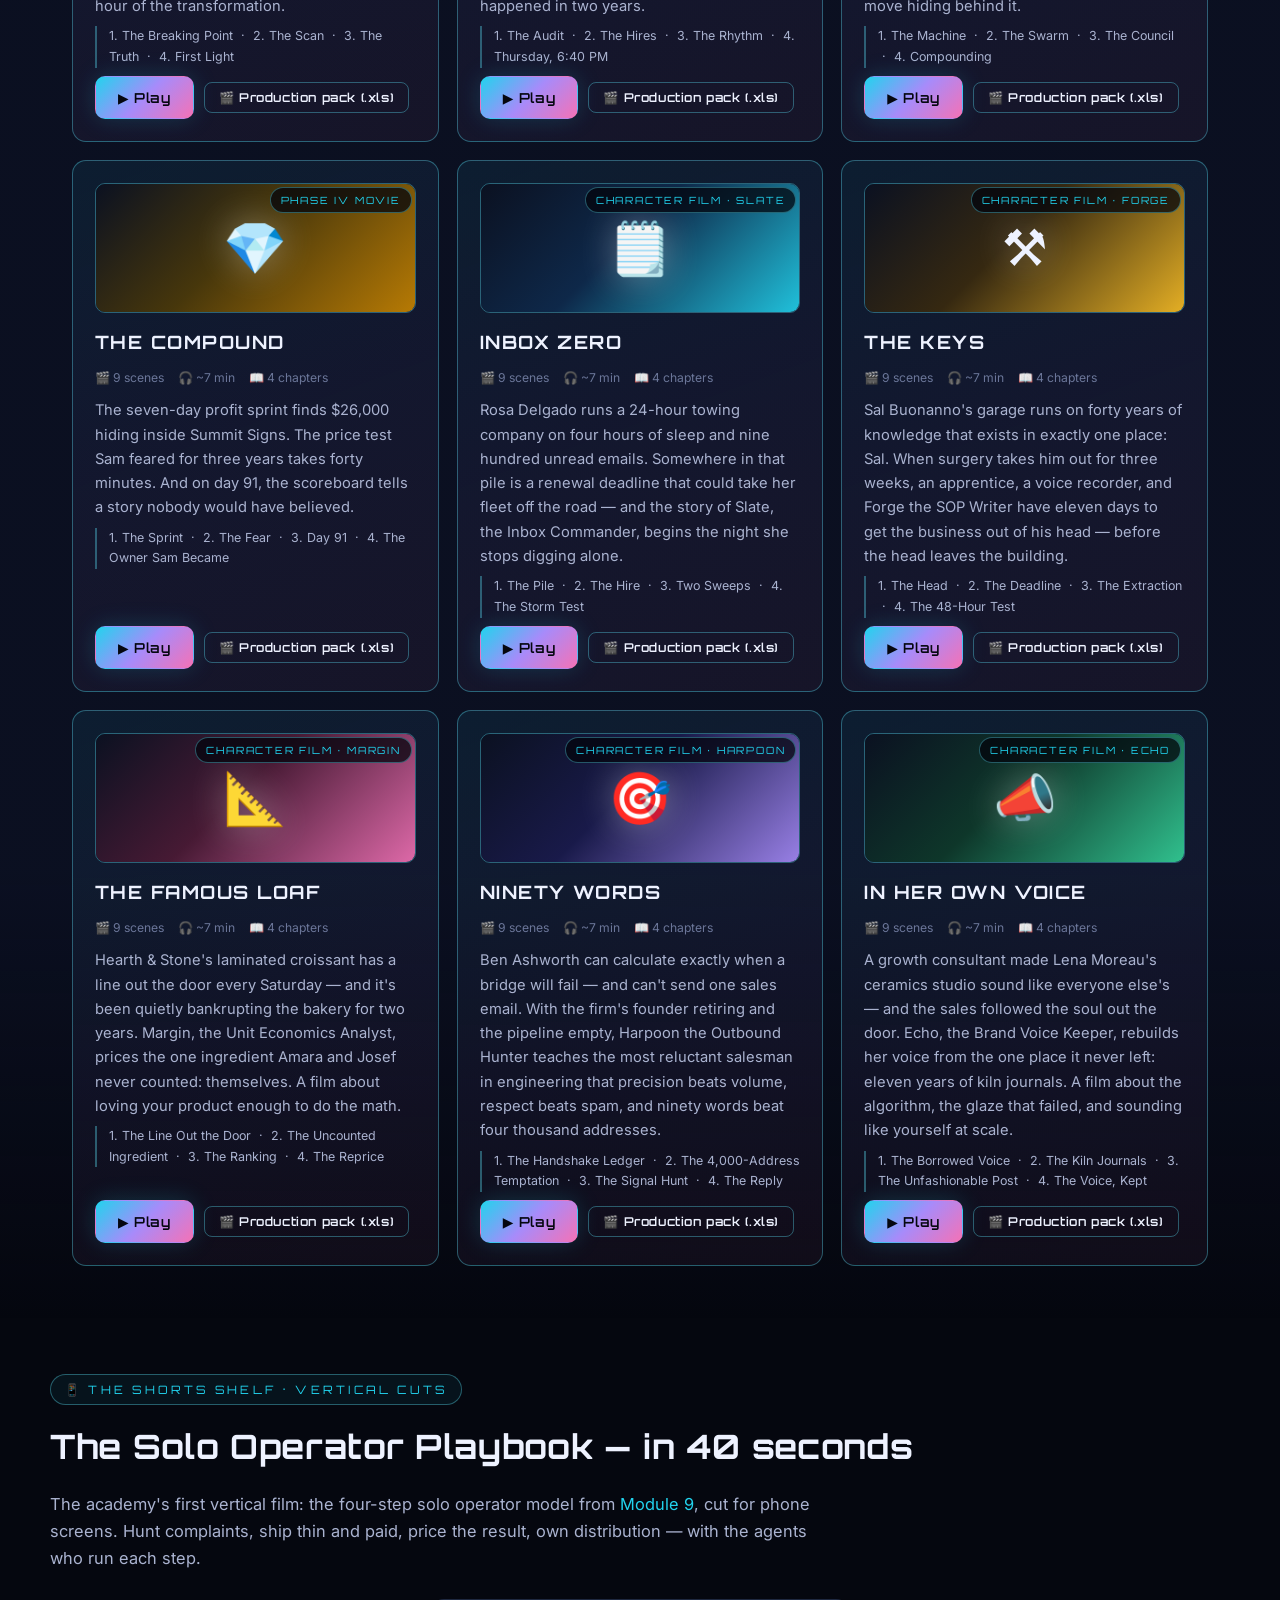
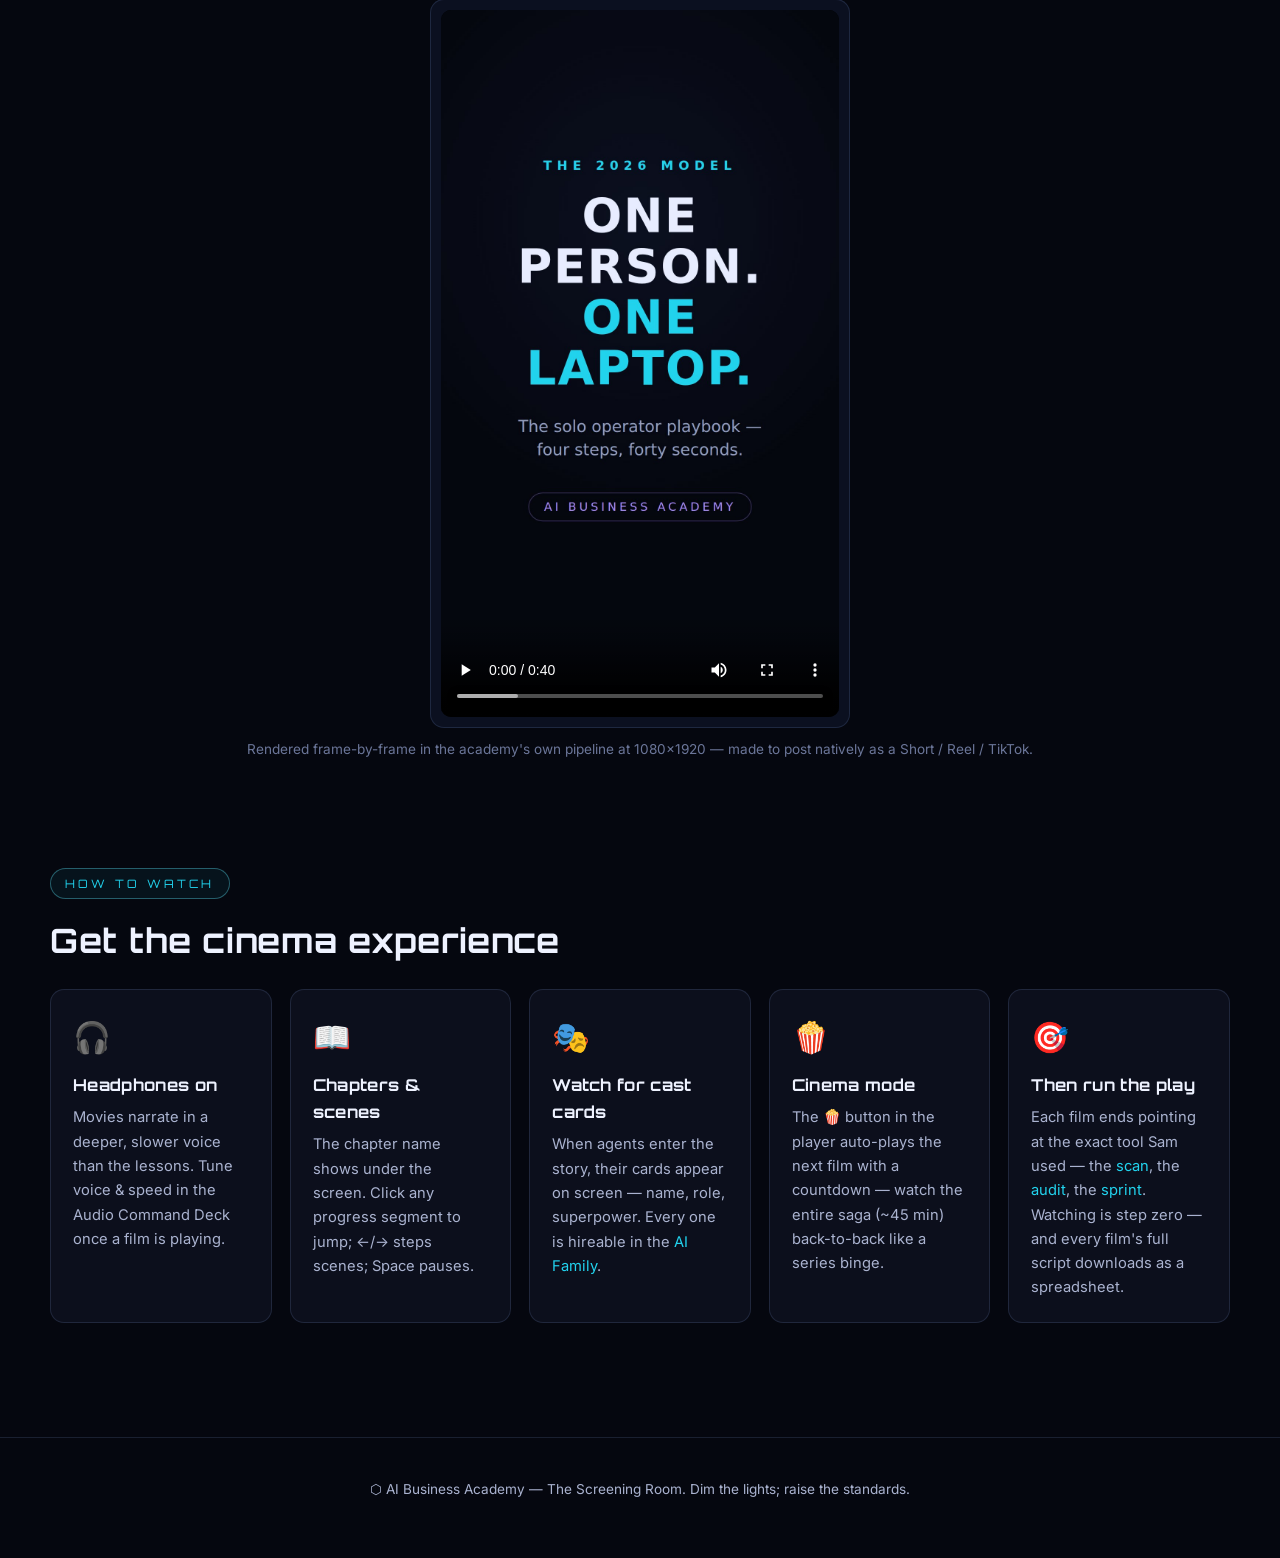
<file: movies.html>
<!DOCTYPE html>
<html lang="en">
<head>
<meta charset="UTF-8">
<meta name="viewport" content="width=device-width, initial-scale=1.0">
<title>The Screening Room — Feature Movies with Deep Narration | AI Business Academy</title>
<meta name="description" content="A 15-minute feature film introducing the 118-agent AI Family, plus four phase movies following one owner's 90-day transformation — all with deep audio narration, chapters and cast cards.">
<link rel="icon" href="data:image/svg+xml,<svg xmlns=%22http://www.w3.org/2000/svg%22 viewBox=%220 0 100 100%22><text y=%22.9em%22 font-size=%2290%22>🧬</text></svg>">
<link rel="preconnect" href="https://fonts.googleapis.com">
<link href="https://fonts.googleapis.com/css2?family=Orbitron:wght@500;700;900&family=Inter:wght@400;500;600;700&display=swap" rel="stylesheet">
<link rel="stylesheet" href="assets/css/style.css">
</head>
<body>

<nav class="nav">
  <div class="nav-inner">
    <a class="nav-logo" href="index.html"><span class="hex">⬡</span> AI BUSINESS ACADEMY</a>
    <button class="nav-burger" aria-label="Menu">☰</button>
    <div class="nav-links">
      <a href="academy.html">🎓 Academy</a>
      <a href="movies.html">🎬 Movies</a>
      <a href="dna.html">🧬 Business DNA</a>
      <a href="time-audit.html">⏱️ Time Audit</a>
      <a href="profit.html">💎 Profit Lab</a>
      <a href="family.html">🤖 AI Family</a>
      <a href="characters.html">🎭 Character Forge</a>
      <a href="top10.html">🔟 Top 10</a>
      <a href="future.html">🔭 Future Radar</a>
      <a href="profile.html">👤 My Profile</a>
      <a href="community.html">🌐 Community</a>
    </div>
  </div>
</nav>

<header class="hero container" data-narrate data-narrate-script="Welcome to the Screening Room — dim the lights. Five films play here, and every one of them is about your business. The feature presentation, Meet the Family, runs about seventeen minutes: one owner at midnight, the shift that changed everything, and a dedicated scene for every one of the thirteen departments — one hundred eighteen specialists who can grow a business while its owner sleeps. Then come the ninety-day chronicles — four short films following Sam Reyes of Summit Signs from breaking point to a business that runs without burning its owner. The Diagnosis. The Liberation. The Engines. The Compound. Each film plays with deep audio narration, chapters, and cast cards introducing the characters as they enter the story. Headphones on. Feature first. Press play.">
  <span class="eyebrow">🎬 THE SCREENING ROOM · DEEP NARRATION · CHAPTERS · CAST CARDS</span>
  <h1>Five films about <span class="gradient-text">your business</span></h1>
  <p class="tagline">A ~17-minute feature introducing the AI Family — all 13 departments, each with its own scene — plus the 90-Day Chronicles: four short movies following one owner from midnight breaking point to a business that runs itself. Turn on 🍿 cinema mode and the films play back-to-back. Headphones recommended.</p>
  <div class="hero-badges">
    <span class="hero-badge"><b>1</b> feature film · <b id="mb-feat-min">~17</b> min</span>
    <span class="hero-badge"><b>4</b> phase movies · <b>~7</b> min each</span>
    <span class="hero-badge"><b id="mb-scenes">59</b> narrated scenes</span>
    <span class="hero-badge"><b>🍿</b> cinema mode: films auto-play in sequence</span>
  </div>
</header>

<section class="section container" id="trailer-sec">
  <span class="eyebrow">▶ OFFICIAL TRAILER · REAL RENDERED VIDEO</span>
  <h2>Watch the trailer</h2>
  <div class="viz-root" style="padding:10px">
    <video controls preload="metadata" playsinline
           poster="assets/video/trailer-poster.jpg"
           style="width:100%;border-radius:10px;display:block;background:#000"
           onerror="document.getElementById('trailer-sec').style.display='none'">
      <source src="assets/video/meet-the-family-trailer.mp4" type="video/mp4">
      <source src="assets/video/meet-the-family-trailer.webm" type="video/webm">
    </video>
  </div>
  <p class="muted mt-1">46-second cinematic trailer — a real MP4 rendered frame-by-frame from the academy's own design system, with a synthesized score. Captions carry the narration; press play on the feature below for the full deep-voice experience. Want avatar-presented films? Grab a <b>Production pack</b> from any poster — see <code>PRODUCTION.md</code> in the repo.</p>
</section>

<section class="section container">
  <span class="eyebrow">FEATURE PRESENTATION</span>
  <div id="feature-slot" class="grid" style="grid-template-columns:1fr"></div>
</section>

<section class="section section-alt">
  <div class="container">
    <span class="eyebrow">THE 90-DAY CHRONICLES</span>
    <h2>Four films. One owner. Ninety days.</h2>
    <p class="section-lead">Sam Reyes runs Summit Signs — six people, growing revenue, and an owner who hasn't seen 7 PM at home in two years. Watch the 42-second season teaser, then the transformation phase by phase — and run the same play in your own business: every tool in Sam's story lives on this site.</p>
    <div class="viz-root mb-2" style="padding:10px;max-width:860px">
      <video controls preload="metadata" playsinline
             poster="assets/video/chronicles-poster.jpg"
             style="width:100%;border-radius:10px;display:block;background:#000"
             onerror="this.closest('.viz-root').style.display='none'">
        <source src="assets/video/chronicles-teaser.mp4" type="video/mp4">
        <source src="assets/video/chronicles-teaser.webm" type="video/webm">
      </video>
    </div>
    <div id="chronicles-slot" class="grid grid-2"></div>
  </div>
</section>

<section class="section container" id="shorts-shelf">
  <span class="eyebrow">📱 THE SHORTS SHELF · VERTICAL CUTS</span>
  <h2>The Solo Operator Playbook — in 40 seconds</h2>
  <p class="section-lead">The academy's first vertical film: the four-step solo operator model from <a href="academy.html">Module 9</a>, cut for phone screens. Hunt complaints, ship thin and paid, price the result, own distribution — with the agents who run each step.</p>
  <div class="viz-root" style="padding:10px;max-width:420px;margin:0 auto">
    <video controls preload="metadata" playsinline
           poster="assets/video/solo-poster.jpg"
           style="width:100%;aspect-ratio:9/16;border-radius:10px;display:block;background:#000"
           onerror="document.getElementById('shorts-shelf').style.display='none'">
      <source src="assets/video/solo-steps.mp4" type="video/mp4">
      <source src="assets/video/solo-steps.webm" type="video/webm">
    </video>
  </div>
  <p class="muted mt-1" style="text-align:center">Rendered frame-by-frame in the academy's own pipeline at 1080×1920 — made to post natively as a Short / Reel / TikTok.</p>
</section>

<section class="section container">
  <span class="eyebrow">HOW TO WATCH</span>
  <h2>Get the cinema experience</h2>
  <div class="grid grid-4 mt-2">
    <div class="card"><span class="icon">🎧</span><h3>Headphones on</h3><p>Movies narrate in a deeper, slower voice than the lessons. Tune voice &amp; speed in the Audio Command Deck once a film is playing.</p></div>
    <div class="card"><span class="icon">📖</span><h3>Chapters &amp; scenes</h3><p>The chapter name shows under the screen. Click any progress segment to jump; ←/→ steps scenes; Space pauses.</p></div>
    <div class="card"><span class="icon">🎭</span><h3>Watch for cast cards</h3><p>When agents enter the story, their cards appear on screen — name, role, superpower. Every one is hireable in the <a href="family.html">AI Family</a>.</p></div>
    <div class="card"><span class="icon">🍿</span><h3>Cinema mode</h3><p>The 🍿 button in the player auto-plays the next film with a countdown — watch the entire saga (~45 min) back-to-back like a series binge.</p></div>
    <div class="card"><span class="icon">🎯</span><h3>Then run the play</h3><p>Each film ends pointing at the exact tool Sam used — the <a href="dna.html">scan</a>, the <a href="time-audit.html">audit</a>, the <a href="profit.html">sprint</a>. Watching is step zero — and every film's full script downloads as a spreadsheet.</p></div>
  </div>
</section>

<footer class="site-footer">
  <div class="container"><p>⬡ AI Business Academy — The Screening Room. Dim the lights; raise the standards.</p></div>
</footer>

<script src="assets/js/main.js"></script>
<script src="assets/js/sheets.js"></script>
<script src="assets/js/data/lessons.js"></script>
<script src="assets/js/data/movies.js"></script>
<script src="assets/js/player.js"></script>
<script>
(function renderPosters() {
  const feature = window.MOVIES.find(m => m.id === "mv-intro");
  const chronicles = window.MOVIES.filter(m => m.id !== "mv-intro");

  // Counts computed from data, never hardcoded (see CLAUDE.md)
  document.getElementById("mb-feat-min").textContent = "~" + feature.minutes;
  document.getElementById("mb-scenes").textContent =
    window.MOVIES.reduce((a, m) => a + m.slides.length, 0);

  function posterHTML(m, big) {
    return `
      <div class="card poster glow-card">
        <span class="poster-badge">${m.phase.toUpperCase()}</span>
        <div class="poster-art"><div class="glow" style="background:${m.poster.grad}"></div><span>${m.poster.icon}</span></div>
        <h3 style="font-size:${big ? "1.5rem" : "1.15rem"};letter-spacing:.08em">${m.title}</h3>
        <div class="poster-meta"><span>🎬 ${m.slides.length} scenes</span><span>🎧 ~${m.minutes} min</span><span>📖 ${m.chapters.length} chapters</span></div>
        <p>${m.blurb}</p>
        <div class="poster-chapters">${m.chapters.map((c, i) => `${i + 1}. ${c}`).join(" &nbsp;·&nbsp; ")}</div>
        <div class="poster-actions">
          <button class="btn btn-primary" onclick="Player.open('${m.id}')">▶ ${big ? "Play the feature" : "Play"}</button>
          <button class="btn btn-ghost btn-sm" onclick="movieScript('${m.id}')" style="align-self:center">🎬 Production pack (.xls)</button>
        </div>
      </div>`;
  }

  document.getElementById("feature-slot").innerHTML = posterHTML(feature, true);
  document.getElementById("chronicles-slot").innerHTML = chronicles.map(m => posterHTML(m, false)).join("");
})();

/* Download a film's full PRODUCTION PACK: script + shot list with avatar
   direction & b-roll prompts + voice/style guide. See PRODUCTION.md. */
function movieScript(id) {
  const m = window.MOVIES.find(x => x.id === id);
  if (!m) return;

  const MOODCOLOR = { cyan: "neon cyan (#22d3ee)", violet: "neon violet (#a78bfa)", magenta: "neon magenta (#f472b6)", gold: "warm amber gold (#fbbf24)", green: "emerald green (#34d399)", night: "cold moonlight blue" };

  function avatarDir(s) {
    if (s.type === "title") return "NO PRESENTER — full-screen title card, slow push-in; VO only.";
    if (s.type === "cast") return "OPTIONAL HOST: licensed HeyGen avatar (waist-up, right third, dark studio) introduces the department for the first sentence, then cut to animated cast cards for the roll call.";
    return "PRESENTER SCENE: licensed HeyGen avatar, centered or left third, dark studio backdrop lit in the scene's mood color; deliver narration to camera, slow deliberate pace, minimal gestures.";
  }
  function brollPrompt(s) {
    const c = MOODCOLOR[s.mood] || "neon cyan";
    return `Cinematic shot: ${s.title.replace(/[—·]/g, ",")}. Dark futuristic setting, deep navy (#0b1020) atmosphere with ${c} glow accents, volumetric light, letterboxed 2.39:1, slow dolly movement, photorealistic, 4K. No on-screen text (titles added in edit).`;
  }

  const script = [
    ["AI BUSINESS ACADEMY — PRODUCTION PACK · " + m.title],
    ["Series", m.phase], ["Runtime", "~" + m.minutes + " min"], ["Chapters", m.chapters.join(" · ")], [],
    ["Scene", "Chapter", "Scene title", "On-screen text/points", "Narration (VO script)"]
  ];
  const shots = [
    ["SHOT LIST — one row per scene. Avatar clips: HeyGen. B-roll: Veo/Runway with the prompt column."], [],
    ["Scene", "Type", "Mood", "Avatar direction", "B-roll prompt (Veo/Runway)", "Est. duration (sec)"]
  ];
  m.slides.forEach((s, i) => {
    const onscreen = (s.bullets || (s.cast || []).map(c => c.name + " — " + c.role)).join(" • ") || (s.sub || "");
    script.push([i + 1, s.chapter || "", s.title, onscreen, s.narration]);
    shots.push([i + 1, s.type || "standard", s.mood || "cyan", avatarDir(s), brollPrompt(s),
      Math.round(s.narration.split(/\s+/).length / 2.4)]);
  });
  const voice = [
    ["VOICE & STYLE GUIDE"], [],
    ["Voice", "Deep, gravelly, cinematic narrator. Use a LICENSED voice only: HeyGen stock voices or ElevenLabs Voice Library (search 'deep narrator'). NEVER clone a real actor's voice without documented consent."],
    ["Pace", "Slow and deliberate, ~140 wpm. Let pauses land after em-dashes and ellipses."],
    ["Avatar casting", "ONE host avatar for the whole film (consistency beats variety). Chronicles may add one 'Sam Reyes' avatar. Pick from HeyGen's licensed library."],
    ["Palette", "bg #05070f / surface #0b1020 · cyan #22d3ee · violet #a78bfa · magenta #f472b6 · gold #fbbf24 · green #34d399"],
    ["Type", "Futuristic wide-tracked uppercase for titles (Orbitron-style); humanist sans for body."],
    ["Frame", "16:9 master, letterboxed 2.39:1 look; slow dollies; no whip cuts except the montage."],
    ["Assembly", "CapCut/Descript: avatar clips + b-roll + on-screen text column as titles. Export H.264 1080p, CRF 21-23, ≤50MB per film for GitHub Pages."],
    ["Full guide", "See PRODUCTION.md in the repository."]
  ];
  Sheets.downloadXLS(m.title.toLowerCase().replace(/\W+/g, "-") + "-production-pack.xls",
    [{ name: "Script", rows: script }, { name: "Shot List", rows: shots }, { name: "Voice & Style", rows: voice }]);
}
</script>
</body>
</html>
</file>
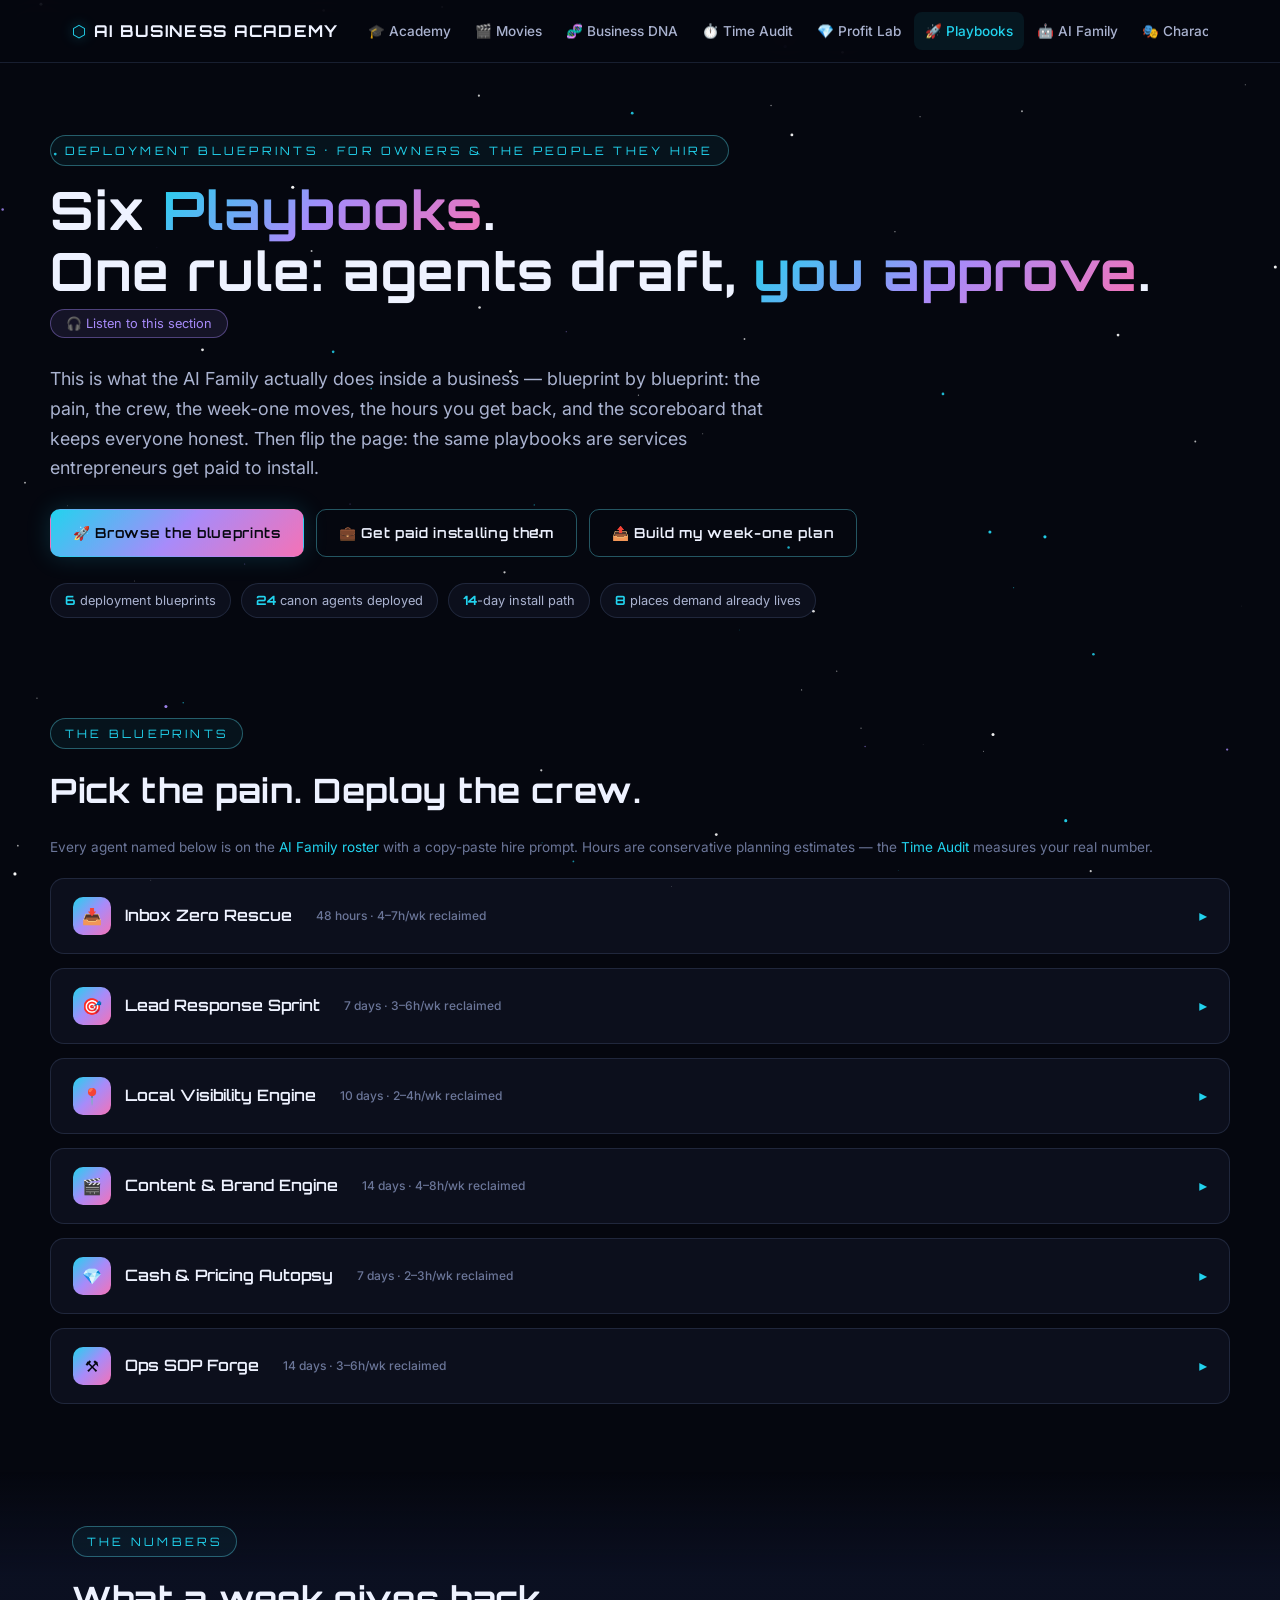
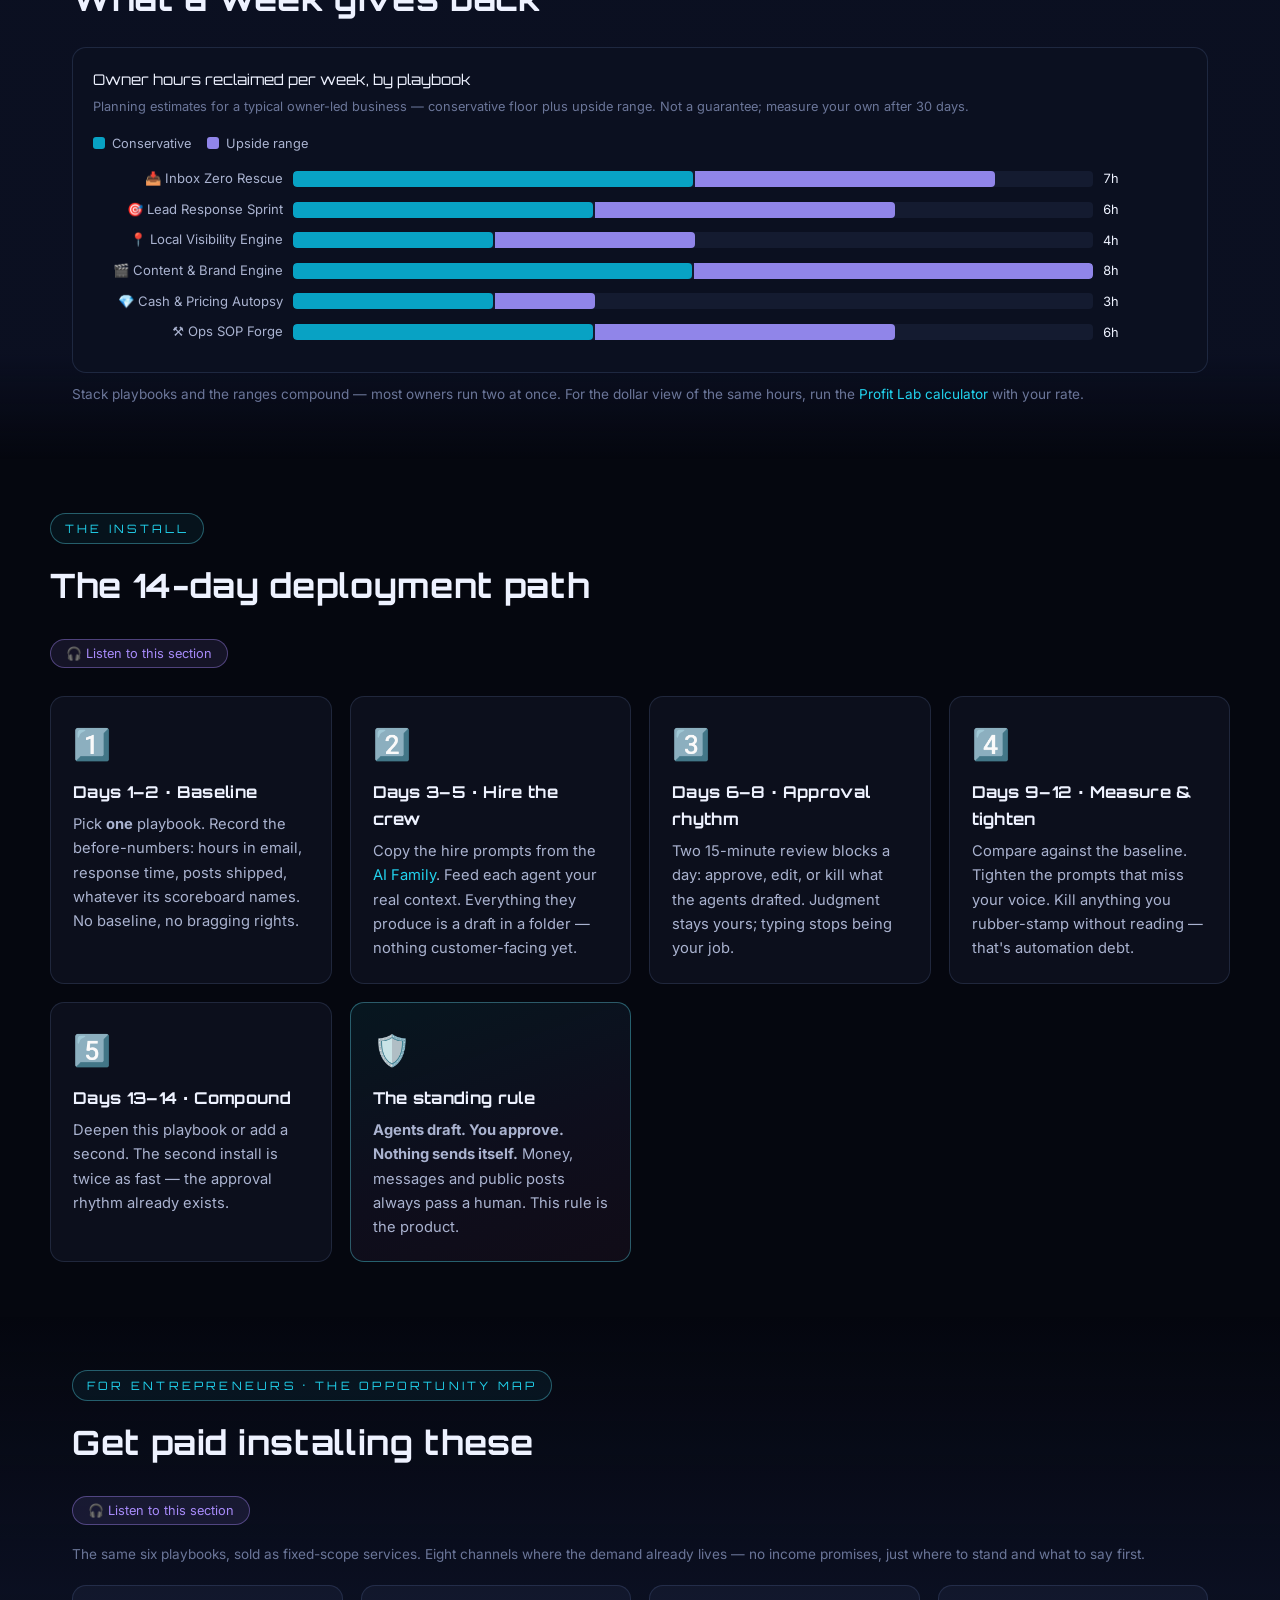
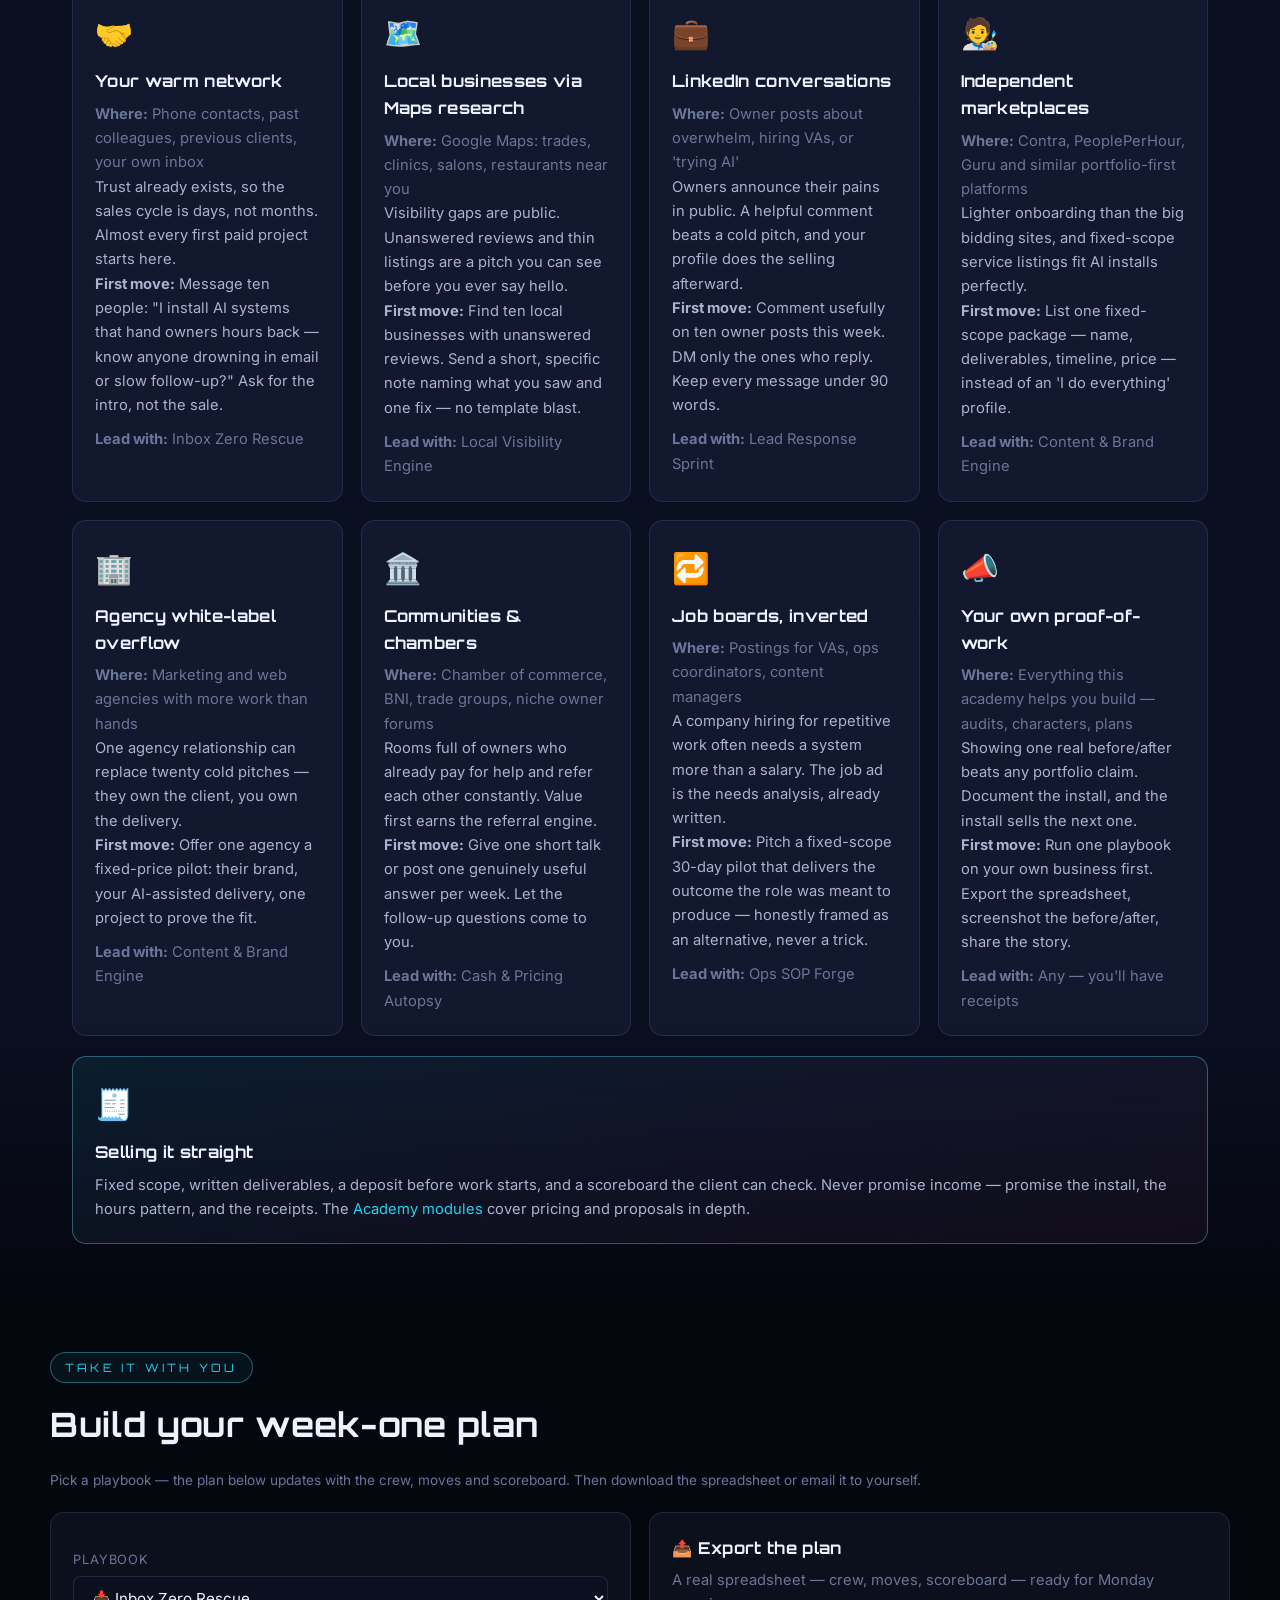
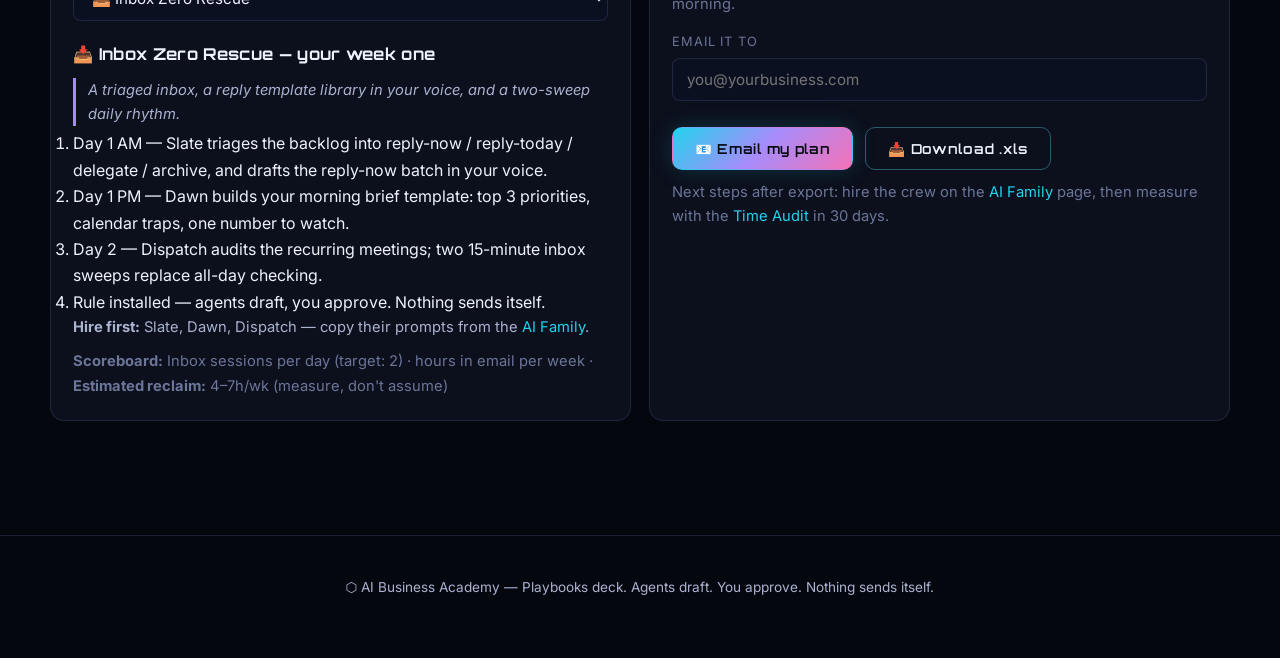
<file: playbooks.html>
<!DOCTYPE html>
<html lang="en">
<head>
<meta charset="UTF-8">
<meta name="viewport" content="width=device-width, initial-scale=1.0">
<title>Deployment Playbooks — What Your AI Family Can Do For Your Business | AI Business Academy</title>
<meta name="description" content="Six deployment blueprints for owners: the exact agents to hire, the week-one moves, the hours you can reclaim — plus the opportunity map for entrepreneurs who want to get paid installing them.">
<link rel="icon" href="data:image/svg+xml,<svg xmlns=%22http://www.w3.org/2000/svg%22 viewBox=%220 0 100 100%22><text y=%22.9em%22 font-size=%2290%22>🧬</text></svg>">
<link rel="preconnect" href="https://fonts.googleapis.com">
<link href="https://fonts.googleapis.com/css2?family=Orbitron:wght@500;700;900&family=Inter:wght@400;500;600;700&display=swap" rel="stylesheet">
<link rel="stylesheet" href="assets/css/style.css">
</head>
<body>

<nav class="nav">
  <div class="nav-inner">
    <a class="nav-logo" href="index.html"><span class="hex">⬡</span> AI BUSINESS ACADEMY</a>
    <button class="nav-burger" aria-label="Menu">☰</button>
    <div class="nav-links">
      <a href="academy.html">🎓 Academy</a>
      <a href="movies.html">🎬 Movies</a>
      <a href="dna.html">🧬 Business DNA</a>
      <a href="time-audit.html">⏱️ Time Audit</a>
      <a href="profit.html">💎 Profit Lab</a>
      <a href="playbooks.html">🚀 Playbooks</a>
      <a href="family.html">🤖 AI Family</a>
      <a href="characters.html">🎭 Character Forge</a>
      <a href="top10.html">🔟 Top 10</a>
      <a href="future.html">🔭 Future Radar</a>
      <a href="profile.html">👤 My Profile</a>
      <a href="community.html">🌐 Community</a>
    </div>
  </div>
</nav>

<header class="hero container" data-narrate data-narrate-script="Welcome to the Playbooks deck — where the AI Family stops being a roster and becomes a work order. Six deployment blueprints, each one built around a pain you already know by heart: the inbox that owns your calendar, the leads that die waiting, the invisible Maps listing, the content that ships in guilty bursts, the busy months with anxious bank accounts, and the business that cannot survive your absence for forty-eight hours. Every blueprint names the exact agents to hire, the moves for week one, and the scoreboard that proves it worked. One rule governs them all: agents draft, you approve. Nothing sends itself. Pick the pain that stings most, and deploy.">
  <span class="eyebrow">DEPLOYMENT BLUEPRINTS · FOR OWNERS &amp; THE PEOPLE THEY HIRE</span>
  <h1>Six <span class="gradient-text">Playbooks</span>.<br>One rule: agents draft, <span class="gradient-text">you approve</span>.</h1>
  <p class="tagline">This is what the AI Family actually does inside a business — blueprint by blueprint: the pain, the crew, the week-one moves, the hours you get back, and the scoreboard that keeps everyone honest. Then flip the page: the same playbooks are services entrepreneurs get paid to install.</p>
  <div class="btn-row">
    <a class="btn btn-primary" href="#blueprints">🚀 Browse the blueprints</a>
    <a class="btn btn-ghost" href="#get-paid">💼 Get paid installing them</a>
    <a class="btn btn-ghost" href="#plan">📤 Build my week-one plan</a>
  </div>
  <div class="hero-badges">
    <span class="hero-badge"><b id="pb-count">6</b> deployment blueprints</span>
    <span class="hero-badge"><b id="pb-agent-count">24</b> canon agents deployed</span>
    <span class="hero-badge"><b>14</b>-day install path</span>
    <span class="hero-badge"><b id="pb-channel-count">8</b> places demand already lives</span>
  </div>
</header>

<section class="section container" id="blueprints">
  <span class="eyebrow">THE BLUEPRINTS</span>
  <h2>Pick the pain. Deploy the crew.</h2>
  <p class="muted mt-1">Every agent named below is on the <a href="family.html">AI Family roster</a> with a copy-paste hire prompt. Hours are conservative planning estimates — the <a href="time-audit.html">Time Audit</a> measures your real number.</p>
  <div class="mt-2" id="pb-cards"></div>
</section>

<section class="section section-alt">
  <div class="container">
    <span class="eyebrow">THE NUMBERS</span>
    <h2>What a week gives back</h2>
    <div id="pb-chart" class="viz-root mt-2"></div>
    <p class="muted mt-1">Stack playbooks and the ranges compound — most owners run two at once. For the dollar view of the same hours, run the <a href="profit.html">Profit Lab calculator</a> with your rate.</p>
  </div>
</section>

<section class="section container" data-narrate data-narrate-script="The fourteen-day install is deliberately boring. Days one and two: pick one playbook — only one — and write down your baseline numbers, because a before-and-after needs a before. Days three to five: hire the crew with their prompts from the family page, and let them produce drafts only. Days six to eight: install the approval rhythm — fifteen minutes, twice a day, where you review what the agents prepared. Days nine to twelve: measure the reclaimed hours against your baseline and tighten the prompts that underperform. Days thirteen and fourteen: either deepen this playbook or add a second. Nothing auto-sends. Ever. That single rule is why this works in week six, not just week one.">
  <span class="eyebrow">THE INSTALL</span>
  <h2>The 14-day deployment path</h2>
  <div class="grid grid-3 mt-2">
    <div class="card reveal"><span class="icon">1️⃣</span><h3>Days 1–2 · Baseline</h3><p>Pick <b>one</b> playbook. Record the before-numbers: hours in email, response time, posts shipped, whatever its scoreboard names. No baseline, no bragging rights.</p></div>
    <div class="card reveal"><span class="icon">2️⃣</span><h3>Days 3–5 · Hire the crew</h3><p>Copy the hire prompts from the <a href="family.html">AI Family</a>. Feed each agent your real context. Everything they produce is a draft in a folder — nothing customer-facing yet.</p></div>
    <div class="card reveal"><span class="icon">3️⃣</span><h3>Days 6–8 · Approval rhythm</h3><p>Two 15-minute review blocks a day: approve, edit, or kill what the agents drafted. Judgment stays yours; typing stops being your job.</p></div>
    <div class="card reveal"><span class="icon">4️⃣</span><h3>Days 9–12 · Measure &amp; tighten</h3><p>Compare against the baseline. Tighten the prompts that miss your voice. Kill anything you rubber-stamp without reading — that's automation debt.</p></div>
    <div class="card reveal"><span class="icon">5️⃣</span><h3>Days 13–14 · Compound</h3><p>Deepen this playbook or add a second. The second install is twice as fast — the approval rhythm already exists.</p></div>
    <div class="card glow-card reveal"><span class="icon">🛡️</span><h3>The standing rule</h3><p><b>Agents draft. You approve. Nothing sends itself.</b> Money, messages and public posts always pass a human. This rule is the product.</p></div>
  </div>
</section>

<section class="section section-alt" id="get-paid" data-narrate data-narrate-script="Now flip the page. Every blueprint you just read is also a service that businesses pay real money to have installed — and the demand is sitting in public view. Owners announce their pain in unanswered reviews, in overwhelmed LinkedIn posts, in job ads for assistants they actually need systems for. This map shows eight places that demand already lives, what to lead with, and the first move for each — starting with the warmest door of all: people who already know you. No income promises here, just channels and first moves. Sell a fixed scope, deliver a visible before-and-after, and let the receipts sell the next one.">
  <div class="container">
    <span class="eyebrow">FOR ENTREPRENEURS · THE OPPORTUNITY MAP</span>
    <h2>Get paid installing these</h2>
    <p class="muted mt-1">The same six playbooks, sold as fixed-scope services. Eight channels where the demand already lives — no income promises, just where to stand and what to say first.</p>
    <div class="grid grid-3 mt-2" id="pb-channels"></div>
    <div class="card glow-card mt-2 reveal">
      <span class="icon">🧾</span><h3>Selling it straight</h3>
      <p>Fixed scope, written deliverables, a deposit before work starts, and a scoreboard the client can check. Never promise income — promise the install, the hours pattern, and the receipts. The <a href="academy.html">Academy modules</a> cover pricing and proposals in depth.</p>
    </div>
  </div>
</section>

<section class="section container" id="plan">
  <span class="eyebrow">TAKE IT WITH YOU</span>
  <h2>Build your week-one plan</h2>
  <p class="muted mt-1">Pick a playbook — the plan below updates with the crew, moves and scoreboard. Then download the spreadsheet or email it to yourself.</p>
  <div class="grid grid-2 mt-2">
    <div class="card">
      <label class="field-label" for="pb-select">Playbook</label>
      <select id="pb-select"></select>
      <div id="pb-plan" class="mt-2"></div>
    </div>
    <div class="card">
      <h3>📤 Export the plan</h3>
      <p class="muted">A real spreadsheet — crew, moves, scoreboard — ready for Monday morning.</p>
      <label class="field-label" for="pb-email-to">Email it to</label>
      <input type="email" id="pb-email-to" placeholder="you@yourbusiness.com" autocomplete="email">
      <div class="btn-row">
        <button class="btn btn-primary" onclick="playbookEmail()">📧 Email my plan</button>
        <button class="btn btn-ghost" onclick="playbookDownload()">📥 Download .xls</button>
      </div>
      <p class="muted mt-1">Next steps after export: hire the crew on the <a href="family.html">AI Family</a> page, then measure with the <a href="time-audit.html">Time Audit</a> in 30 days.</p>
    </div>
  </div>
</section>

<footer class="site-footer">
  <div class="container"><p>⬡ AI Business Academy — Playbooks deck. Agents draft. You approve. Nothing sends itself.</p></div>
</footer>

<script src="assets/js/data/playbooks.js"></script>
<script src="assets/js/main.js"></script>
<script src="assets/js/sheets.js"></script>
<script src="assets/js/playbooks.js"></script>
</body>
</html>
</file>
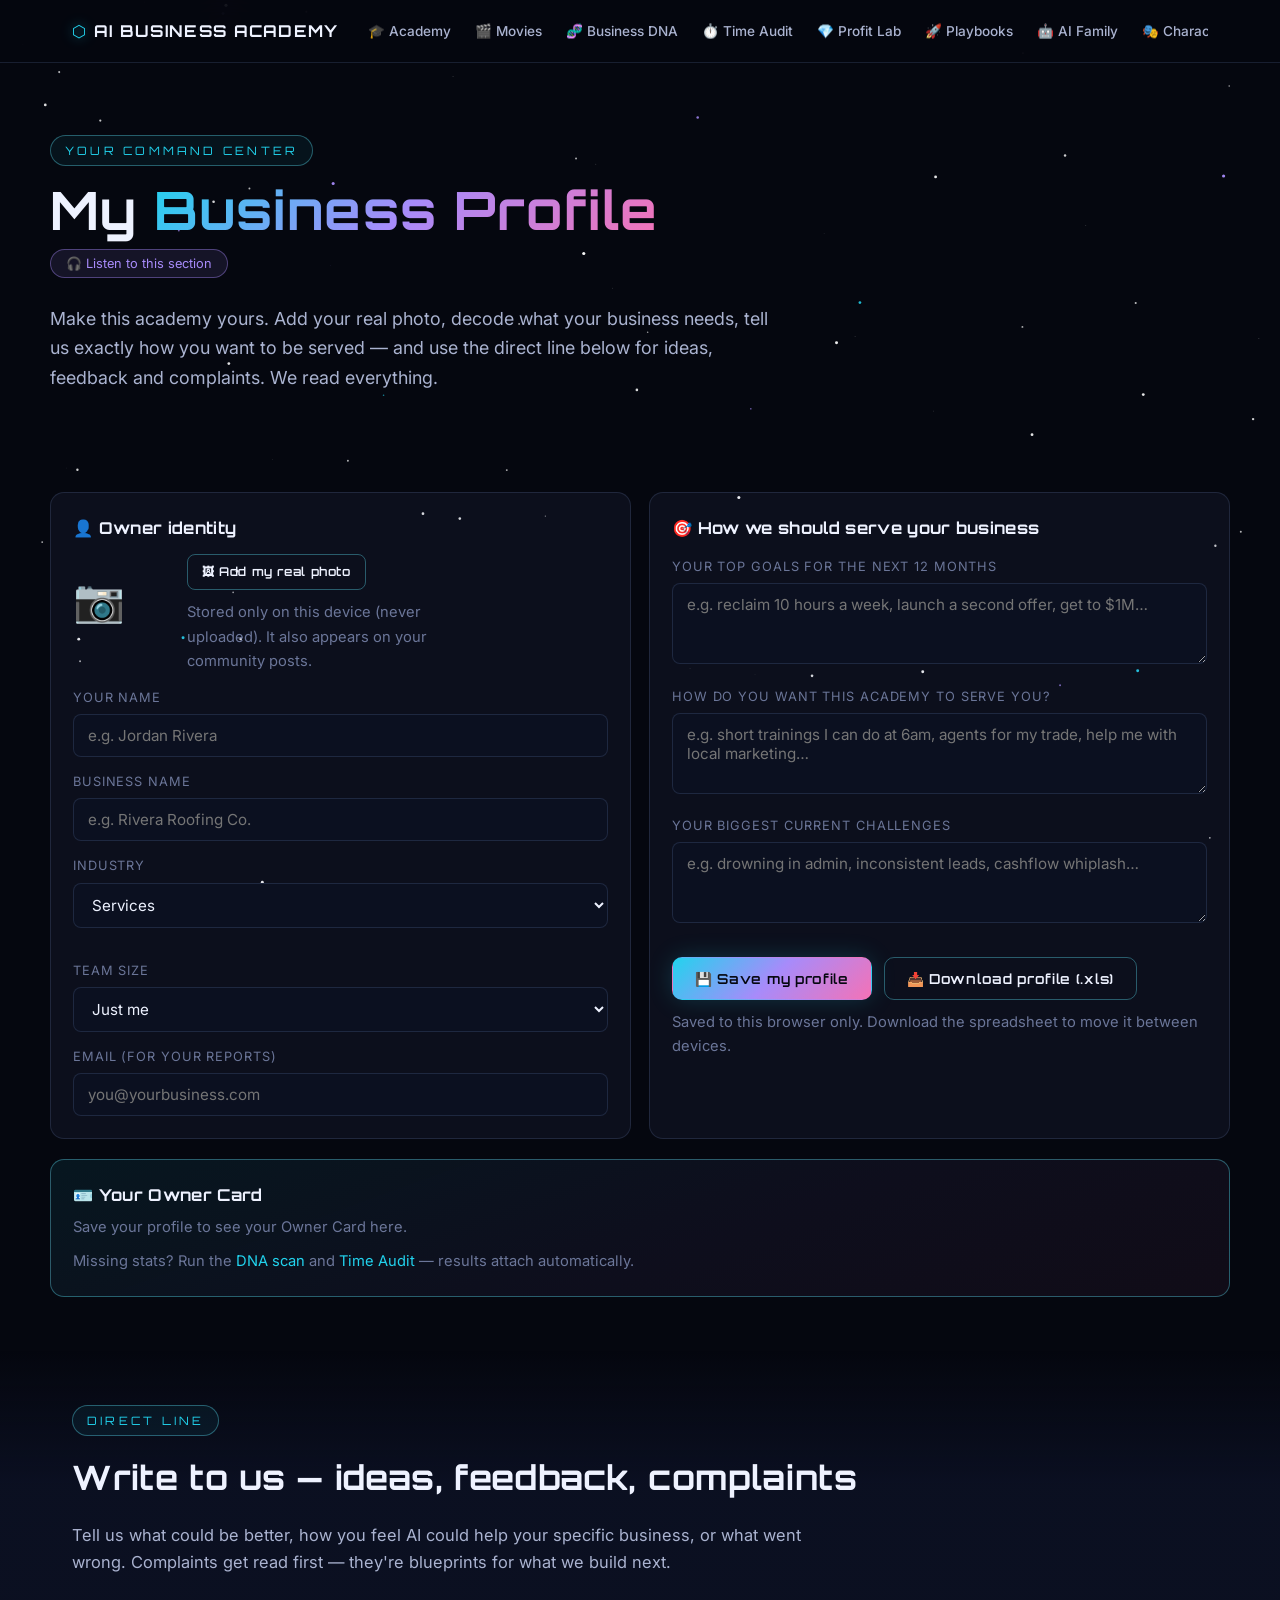
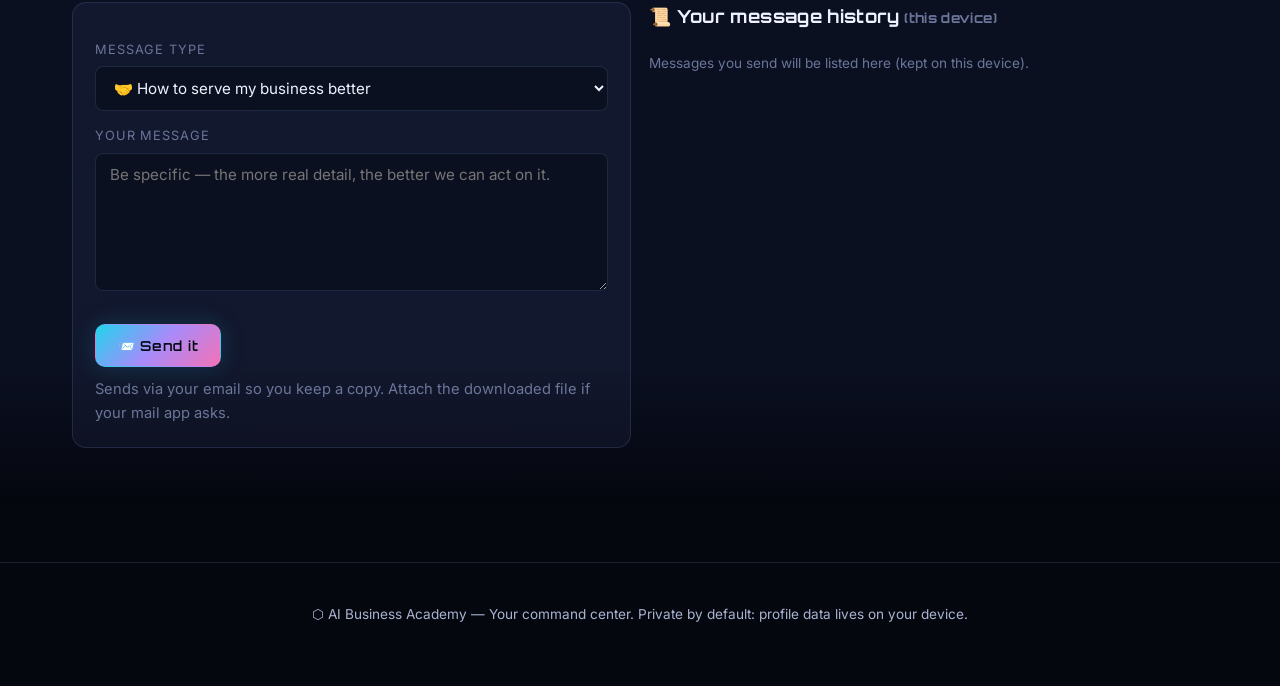
<file: profile.html>
<!DOCTYPE html>
<html lang="en">
<head>
<meta charset="UTF-8">
<meta name="viewport" content="width=device-width, initial-scale=1.0">
<title>My Business Profile — Tell Us How to Serve You | AI Business Academy</title>
<meta name="description" content="Create your business profile with your real photo, tell us how you want your business served, share ideas for how AI can help you — or complaints. Deep and personal.">
<link rel="icon" href="data:image/svg+xml,<svg xmlns=%22http://www.w3.org/2000/svg%22 viewBox=%220 0 100 100%22><text y=%22.9em%22 font-size=%2290%22>🧬</text></svg>">
<link rel="preconnect" href="https://fonts.googleapis.com">
<link href="https://fonts.googleapis.com/css2?family=Orbitron:wght@500;700;900&family=Inter:wght@400;500;600;700&display=swap" rel="stylesheet">
<link rel="stylesheet" href="assets/css/style.css">
</head>
<body>

<nav class="nav">
  <div class="nav-inner">
    <a class="nav-logo" href="index.html"><span class="hex">⬡</span> AI BUSINESS ACADEMY</a>
    <button class="nav-burger" aria-label="Menu">☰</button>
    <div class="nav-links">
      <a href="academy.html">🎓 Academy</a>
      <a href="movies.html">🎬 Movies</a>
      <a href="dna.html">🧬 Business DNA</a>
      <a href="time-audit.html">⏱️ Time Audit</a>
      <a href="profit.html">💎 Profit Lab</a>
      <a href="playbooks.html">🚀 Playbooks</a>
      <a href="family.html">🤖 AI Family</a>
      <a href="characters.html">🎭 Character Forge</a>
      <a href="top10.html">🔟 Top 10</a>
      <a href="future.html">🔭 Future Radar</a>
      <a href="profile.html">👤 My Profile</a>
      <a href="community.html">🌐 Community</a>
    </div>
  </div>
</nav>

<header class="hero container" data-narrate data-narrate-script="This is your command center — your personal business profile. Build it once and the whole academy bends around you: your photo, your business details, your goals, and most importantly, how you want to be served. Tell us where it hurts, what you wish existed, and what would make this the most valuable room you walk into each week. Your DNA scan and time audit results appear here automatically as your Owner Card. And the message center below is a straight line to us: send feedback, send ideas about how AI could help you, and yes — send complaints. We read them as blueprints. Your photo and profile are stored only on your device; nothing leaves it until you choose to send a message.">
  <span class="eyebrow">YOUR COMMAND CENTER</span>
  <h1>My <span class="gradient-text">Business Profile</span></h1>
  <p class="tagline">Make this academy yours. Add your real photo, decode what your business needs, tell us exactly how you want to be served — and use the direct line below for ideas, feedback and complaints. We read everything.</p>
</header>

<section class="section container">
  <div class="grid grid-2">
    <div class="card">
      <h3>👤 Owner identity</h3>
      <div style="display:flex;gap:18px;align-items:center;margin-top:12px;flex-wrap:wrap">
        <div>
          <img id="pf-photo-img" alt="Your photo" style="display:none;width:96px;height:96px;border-radius:16px;object-fit:cover;border:2px solid var(--neon-cyan)">
          <div id="pf-photo-empty" class="avatar" style="width:96px;height:96px;font-size:2.6rem">📷</div>
        </div>
        <div>
          <label class="btn btn-ghost btn-sm" style="cursor:pointer">🖼 Add my real photo
            <input type="file" accept="image/*" style="display:none" onchange="profilePhoto(this)">
          </label>
          <p class="muted mt-1" style="max-width:280px">Stored only on this device (never uploaded). It also appears on your community posts.</p>
        </div>
      </div>
      <label class="field-label" for="pf-name">Your name</label>
      <input type="text" id="pf-name" placeholder="e.g. Jordan Rivera" autocomplete="name">
      <label class="field-label" for="pf-biz">Business name</label>
      <input type="text" id="pf-biz" placeholder="e.g. Rivera Roofing Co.">
      <div class="grid grid-2">
        <div>
          <label class="field-label" for="pf-industry">Industry</label>
          <select id="pf-industry">
            <option>Services</option><option>E-commerce / Retail</option><option>Food & Hospitality</option>
            <option>Health & Wellness</option><option>Construction & Trades</option><option>Creative & Media</option>
            <option>Tech & Software</option><option>Education & Coaching</option><option>Finance & Professional</option>
          </select>
        </div>
        <div>
          <label class="field-label" for="pf-size">Team size</label>
          <select id="pf-size"><option>Just me</option><option>2–5</option><option>6–20</option><option>21–50</option><option>50+</option></select>
        </div>
      </div>
      <label class="field-label" for="pf-email">Email (for your reports)</label>
      <input type="email" id="pf-email" placeholder="you@yourbusiness.com" autocomplete="email">
    </div>

    <div class="card">
      <h3>🎯 How we should serve your business</h3>
      <label class="field-label" for="pf-goals">Your top goals for the next 12 months</label>
      <textarea id="pf-goals" rows="3" placeholder="e.g. reclaim 10 hours a week, launch a second offer, get to $1M…"></textarea>
      <label class="field-label" for="pf-serve">How do you want this academy to serve you?</label>
      <textarea id="pf-serve" rows="3" placeholder="e.g. short trainings I can do at 6am, agents for my trade, help me with local marketing…"></textarea>
      <label class="field-label" for="pf-challenges">Your biggest current challenges</label>
      <textarea id="pf-challenges" rows="3" placeholder="e.g. drowning in admin, inconsistent leads, cashflow whiplash…"></textarea>
      <div class="btn-row">
        <button class="btn btn-primary" onclick="profileSave()">💾 Save my profile</button>
        <button class="btn btn-ghost" onclick="profileDownload()">📥 Download profile (.xls)</button>
      </div>
      <p class="muted mt-1">Saved to this browser only. Download the spreadsheet to move it between devices.</p>
    </div>
  </div>

  <div class="card glow-card mt-2">
    <h3>🪪 Your Owner Card</h3>
    <div id="pf-card"><p class="muted">Save your profile to see your Owner Card here.</p></div>
    <p class="muted mt-1">Missing stats? Run the <a href="dna.html">DNA scan</a> and <a href="time-audit.html">Time Audit</a> — results attach automatically.</p>
  </div>
</section>

<section class="section section-alt">
  <div class="container">
    <span class="eyebrow">DIRECT LINE</span>
    <h2>Write to us — ideas, feedback, complaints</h2>
    <p class="section-lead">Tell us what could be better, how you feel AI could help your specific business, or what went wrong. Complaints get read first — they're blueprints for what we build next.</p>
    <div class="grid grid-2">
      <div class="card">
        <label class="field-label" for="msg-type">Message type</label>
        <select id="msg-type">
          <option value="serve">🤝 How to serve my business better</option>
          <option value="idea">💡 "AI could help me with…" (idea/request)</option>
          <option value="feedback">💬 Feedback on the academy</option>
          <option value="complaint">🚩 Complaint — make it right</option>
        </select>
        <label class="field-label" for="msg-text">Your message</label>
        <textarea id="msg-text" rows="6" placeholder="Be specific — the more real detail, the better we can act on it."></textarea>
        <div class="btn-row">
          <button class="btn btn-primary" onclick="profileSend()">📨 Send it</button>
        </div>
        <p class="muted mt-1">Sends via your email so you keep a copy. Attach the downloaded file if your mail app asks.</p>
      </div>
      <div>
        <h3 class="mb-2">📜 Your message history <span class="muted">(this device)</span></h3>
        <div id="msg-history"></div>
      </div>
    </div>
  </div>
</section>

<footer class="site-footer">
  <div class="container"><p>⬡ AI Business Academy — Your command center. Private by default: profile data lives on your device.</p></div>
</footer>

<script src="assets/js/main.js"></script>
<script src="assets/js/sheets.js"></script>
<script src="assets/js/profile.js"></script>
</body>
</html>
</file>
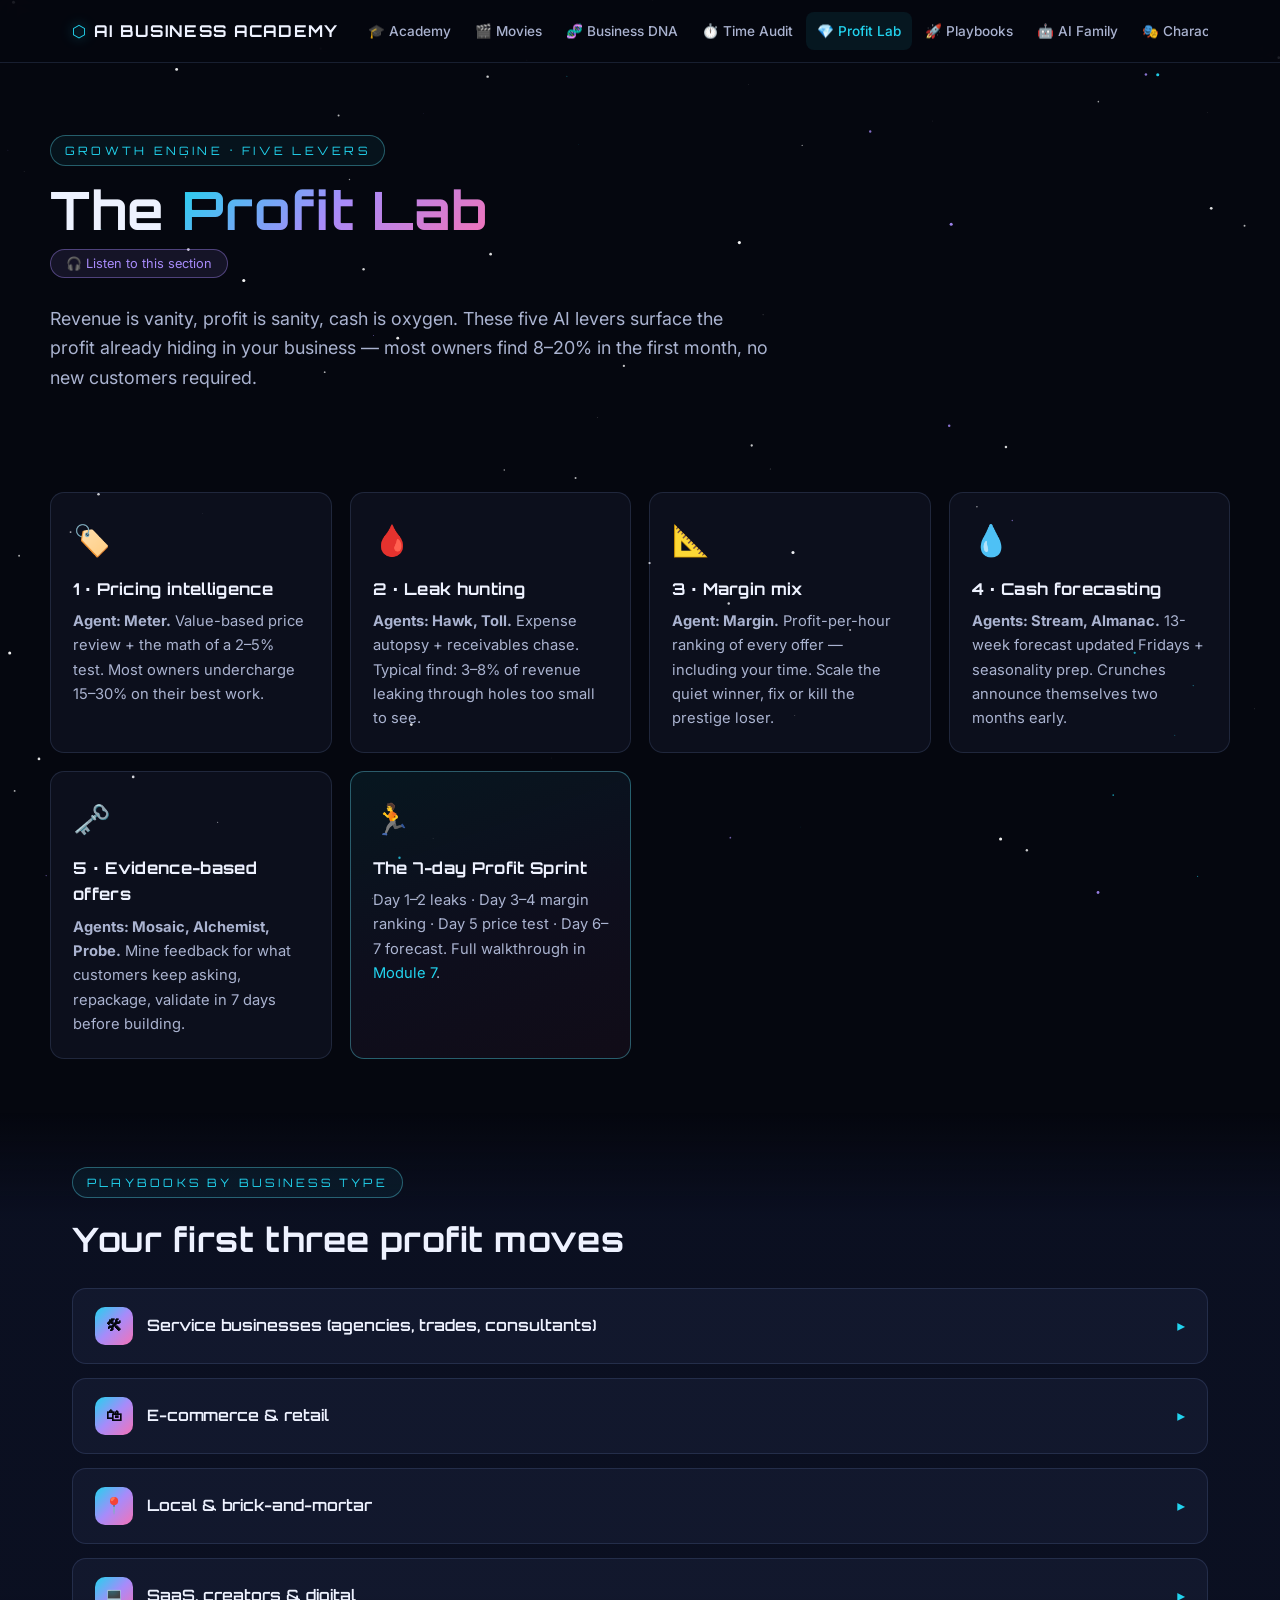
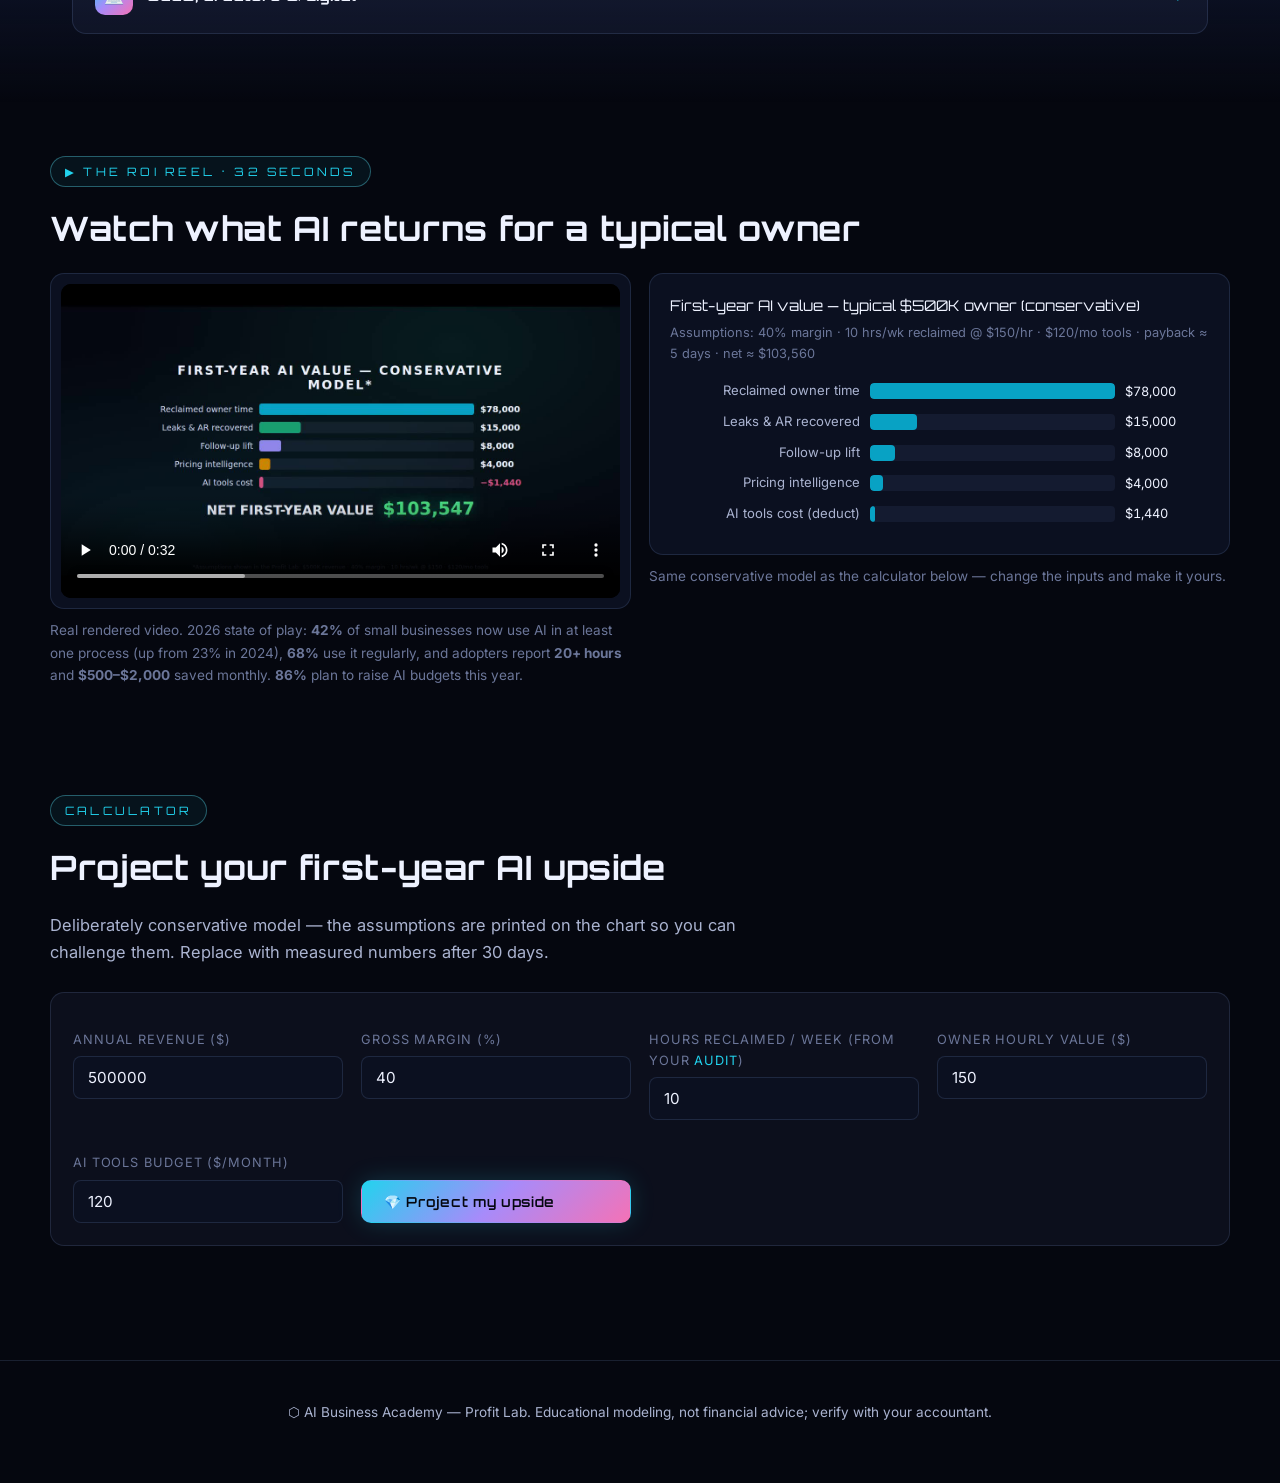
<file: profit.html>
<!DOCTYPE html>
<html lang="en">
<head>
<meta charset="UTF-8">
<meta name="viewport" content="width=device-width, initial-scale=1.0">
<title>Profit Lab — The Five AI Profit Levers | AI Business Academy</title>
<meta name="description" content="Where AI directly creates profit: pricing intelligence, leak hunting, margin mix, forecasting and evidence-based offers — with playbooks by business type and a conservative ROI calculator.">
<link rel="icon" href="data:image/svg+xml,<svg xmlns=%22http://www.w3.org/2000/svg%22 viewBox=%220 0 100 100%22><text y=%22.9em%22 font-size=%2290%22>🧬</text></svg>">
<link rel="preconnect" href="https://fonts.googleapis.com">
<link href="https://fonts.googleapis.com/css2?family=Orbitron:wght@500;700;900&family=Inter:wght@400;500;600;700&display=swap" rel="stylesheet">
<link rel="stylesheet" href="assets/css/style.css">
</head>
<body>

<nav class="nav">
  <div class="nav-inner">
    <a class="nav-logo" href="index.html"><span class="hex">⬡</span> AI BUSINESS ACADEMY</a>
    <button class="nav-burger" aria-label="Menu">☰</button>
    <div class="nav-links">
      <a href="academy.html">🎓 Academy</a>
      <a href="movies.html">🎬 Movies</a>
      <a href="dna.html">🧬 Business DNA</a>
      <a href="time-audit.html">⏱️ Time Audit</a>
      <a href="profit.html">💎 Profit Lab</a>
      <a href="playbooks.html">🚀 Playbooks</a>
      <a href="family.html">🤖 AI Family</a>
      <a href="characters.html">🎭 Character Forge</a>
      <a href="top10.html">🔟 Top 10</a>
      <a href="future.html">🔭 Future Radar</a>
      <a href="profile.html">👤 My Profile</a>
      <a href="community.html">🌐 Community</a>
    </div>
  </div>
</nav>

<header class="hero container" data-narrate data-narrate-script="Welcome to the Profit Lab, where AI stops being a cost and starts being a treasurer. Five levers, none of which require a single new customer. Lever one: pricing intelligence — most owners undercharge by fifteen to thirty percent, and one careful price test usually pays for a year of tools in a week. Lever two: leak hunting — zombie subscriptions, duplicate software, and invoices you earned but never collected. Lever three: margin mix — ranking every offer by profit per hour of your life, then scaling the quiet winner. Lever four: the thirteen-week cash forecast that turns surprises into plans. And lever five: new offers mined from the requests already sitting in your inbox and reviews. Scroll down, pick your business type playbook, then run the calculator with your real numbers.">
  <span class="eyebrow">GROWTH ENGINE · FIVE LEVERS</span>
  <h1>The <span class="gradient-text">Profit Lab</span></h1>
  <p class="tagline">Revenue is vanity, profit is sanity, cash is oxygen. These five AI levers surface the profit already hiding in your business — most owners find 8–20% in the first month, no new customers required.</p>
</header>

<section class="section container">
  <div class="grid grid-3">
    <div class="card reveal"><span class="icon">🏷️</span><h3>1 · Pricing intelligence</h3><p><b>Agent: Meter.</b> Value-based price review + the math of a 2–5% test. Most owners undercharge 15–30% on their best work.</p></div>
    <div class="card reveal"><span class="icon">🩸</span><h3>2 · Leak hunting</h3><p><b>Agents: Hawk, Toll.</b> Expense autopsy + receivables chase. Typical find: 3–8% of revenue leaking through holes too small to see.</p></div>
    <div class="card reveal"><span class="icon">📐</span><h3>3 · Margin mix</h3><p><b>Agent: Margin.</b> Profit-per-hour ranking of every offer — including your time. Scale the quiet winner, fix or kill the prestige loser.</p></div>
    <div class="card reveal"><span class="icon">💧</span><h3>4 · Cash forecasting</h3><p><b>Agents: Stream, Almanac.</b> 13-week forecast updated Fridays + seasonality prep. Crunches announce themselves two months early.</p></div>
    <div class="card reveal"><span class="icon">🗝️</span><h3>5 · Evidence-based offers</h3><p><b>Agents: Mosaic, Alchemist, Probe.</b> Mine feedback for what customers keep asking, repackage, validate in 7 days before building.</p></div>
    <div class="card glow-card reveal"><span class="icon">🏃</span><h3>The 7-day Profit Sprint</h3><p>Day 1–2 leaks · Day 3–4 margin ranking · Day 5 price test · Day 6–7 forecast. Full walkthrough in <a href="academy.html">Module 7</a>.</p></div>
  </div>
</section>

<section class="section section-alt">
  <div class="container">
    <span class="eyebrow">PLAYBOOKS BY BUSINESS TYPE</span>
    <h2>Your first three profit moves</h2>
    <div class="mt-2">
      <details class="acc"><summary><span class="num">🛠</span> Service businesses (agencies, trades, consultants) <span class="chev">▸</span></summary>
        <div class="acc-body">
          <h4>Move 1 — Same-day proposals</h4><p>Bridge turns call notes into 3-option proposals. Speed-to-quote is the #1 close-rate lever in services.</p>
          <h4>Move 2 — Profit-per-hour ranking</h4><p>Margin exposes which service actually pays. Most firms find a 4–6× spread between their best and worst offer.</p>
          <h4>Move 3 — Productize the repeatable</h4><p>Alchemist converts your most repeated custom work into a fixed-scope, fixed-price product with margin you control.</p>
        </div>
      </details>
      <details class="acc"><summary><span class="num">🛍</span> E-commerce &amp; retail <span class="chev">▸</span></summary>
        <div class="acc-body">
          <h4>Move 1 — Cart &amp; browse recovery</h4><p>Cartwright's 3-touch sequence typically recovers 10–15% of abandoned carts — the cheapest revenue in your business.</p>
          <h4>Move 2 — AOV engineering</h4><p>Gondola designs bundles and cross-sell maps; a 15% AOV lift beats most ad campaigns at zero acquisition cost.</p>
          <h4>Move 3 — Listing optimization</h4><p>Storefront rewrites titles and bullets for both human buyers and the AI shopping agents that increasingly buy on their behalf.</p>
        </div>
      </details>
      <details class="acc"><summary><span class="num">📍</span> Local &amp; brick-and-mortar <span class="chev">▸</span></summary>
        <div class="acc-body">
          <h4>Move 1 — Kill the missed call</h4><p>A disclosed voice/chat assistant catches the ~40% of calls small businesses miss. Each one is a booking walking to a rival.</p>
          <h4>Move 2 — Review velocity</h4><p>Ripple triggers asks at peak-happiness moments; Halo answers everything in 24h. Local rank follows review velocity.</p>
          <h4>Move 3 — Own the AI answer</h4><p>Maple + Lumen make you the business AI assistants cite when someone asks "best ___ near me."</p>
        </div>
      </details>
      <details class="acc"><summary><span class="num">💻</span> SaaS, creators &amp; digital <span class="chev">▸</span></summary>
        <div class="acc-body">
          <h4>Move 1 — Churn saves</h4><p>Sentry's warning signals + save plays. Recovering 2 of 10 churning customers usually outearns 20% more traffic.</p>
          <h4>Move 2 — Content compounding</h4><p>The Quill→Remix→Echo engine ships a week of assets from 15 minutes of your truth. Consistency is the algorithm hack.</p>
          <h4>Move 3 — Pricing &amp; packaging test</h4><p>Meter + Splitter design a clean test of a higher tier. Digital margins make pricing the most leveraged number you own.</p>
        </div>
      </details>
    </div>
  </div>
</section>

<section class="section container" id="roi-reel-sec">
  <span class="eyebrow">▶ THE ROI REEL · 32 SECONDS</span>
  <h2>Watch what AI returns for a typical owner</h2>
  <div class="grid grid-2">
    <div>
      <div class="viz-root" style="padding:10px">
        <video controls preload="metadata" playsinline
               poster="assets/video/roi-poster.jpg"
               style="width:100%;border-radius:10px;display:block;background:#000"
               onerror="this.closest('.viz-root').style.display='none'">
          <source src="assets/video/roi-reel.mp4" type="video/mp4">
          <source src="assets/video/roi-reel.webm" type="video/webm">
        </video>
      </div>
      <p class="muted mt-1">Real rendered video. 2026 state of play: <b>42%</b> of small businesses now use AI in at least one process (up from 23% in 2024), <b>68%</b> use it regularly, and adopters report <b>20+ hours</b> and <b>$500–$2,000</b> saved monthly. <b>86%</b> plan to raise AI budgets this year.</p>
    </div>
    <div>
      <div id="roi-static-chart" class="viz-root"></div>
      <p class="muted mt-1">Same conservative model as the calculator below — change the inputs and make it yours.</p>
    </div>
  </div>
</section>

<section class="section container">
  <span class="eyebrow">CALCULATOR</span>
  <h2>Project your first-year AI upside</h2>
  <p class="section-lead">Deliberately conservative model — the assumptions are printed on the chart so you can challenge them. Replace with measured numbers after 30 days.</p>
  <div class="card">
    <div class="grid grid-3">
      <div><label class="field-label" for="pl-revenue">Annual revenue ($)</label><input type="number" id="pl-revenue" value="500000" min="0" step="10000"></div>
      <div><label class="field-label" for="pl-margin">Gross margin (%)</label><input type="number" id="pl-margin" value="40" min="1" max="95"></div>
      <div><label class="field-label" for="pl-hours">Hours reclaimed / week (from your <a href="time-audit.html">audit</a>)</label><input type="number" id="pl-hours" value="10" min="0" max="60"></div>
      <div><label class="field-label" for="pl-rate">Owner hourly value ($)</label><input type="number" id="pl-rate" value="150" min="0" step="10"></div>
      <div><label class="field-label" for="pl-tools">AI tools budget ($/month)</label><input type="number" id="pl-tools" value="120" min="0" step="10"></div>
      <div style="display:flex;align-items:flex-end"><button class="btn btn-primary" style="width:100%" onclick="profitCalc()">💎 Project my upside</button></div>
    </div>
  </div>

  <div id="pl-result" style="display:none">
    <div class="stat-row mt-2">
      <div class="stat-tile"><div class="stat-value" id="pl-time">—</div><div class="stat-label">reclaimed time value</div></div>
      <div class="stat-tile"><div class="stat-value" id="pl-leaks">—</div><div class="stat-label">leaks &amp; AR recovered</div></div>
      <div class="stat-tile"><div class="stat-value" id="pl-price">—</div><div class="stat-label">pricing lift (margin)</div></div>
      <div class="stat-tile"><div class="stat-value" id="pl-conv">—</div><div class="stat-label">follow-up lift (margin)</div></div>
    </div>
    <div class="stat-row mt-2">
      <div class="stat-tile glow-card"><div class="stat-value accent" id="pl-net">—</div><div class="stat-label">NET first-year value</div></div>
      <div class="stat-tile"><div class="stat-value accent" id="pl-roi">—</div><div class="stat-label">ROI on tool spend</div></div>
      <div class="stat-tile"><div class="stat-value accent" id="pl-payback">—</div><div class="stat-label">payback period</div></div>
    </div>
    <div id="pl-chart" class="viz-root mt-2"></div>
    <div class="card mt-2">
      <h3>📤 Take the projection with you</h3>
      <label class="field-label" for="pl-email-to">Email it to</label>
      <input type="email" id="pl-email-to" placeholder="you@yourbusiness.com" autocomplete="email">
      <div class="btn-row">
        <button class="btn btn-primary" onclick="profitEmail()">📧 Email my projection</button>
        <button class="btn btn-ghost" onclick="profitDownload()">📥 Download spreadsheet (.xls)</button>
      </div>
    </div>
  </div>
</section>

<footer class="site-footer">
  <div class="container"><p>⬡ AI Business Academy — Profit Lab. Educational modeling, not financial advice; verify with your accountant.</p></div>
</footer>

<script src="assets/js/main.js"></script>
<script src="assets/js/sheets.js"></script>
<script src="assets/js/profit.js"></script>
<script>
Charts.hbars(document.getElementById("roi-static-chart"), {
  title: "First-year AI value — typical $500K owner (conservative)",
  subtitle: "Assumptions: 40% margin · 10 hrs/wk reclaimed @ $150/hr · $120/mo tools · payback ≈ 5 days · net ≈ $103,560",
  series: [{ name: "Annual value", color: "#08a2c4" }],
  rows: [
    { label: "Reclaimed owner time", values: [78000] },
    { label: "Leaks & AR recovered", values: [15000] },
    { label: "Follow-up lift", values: [8000] },
    { label: "Pricing intelligence", values: [4000] },
    { label: "AI tools cost (deduct)", values: [1440] }
  ],
  fmt: v => "$" + Math.round(v).toLocaleString()
});
</script>
</body>
</html>
</file>
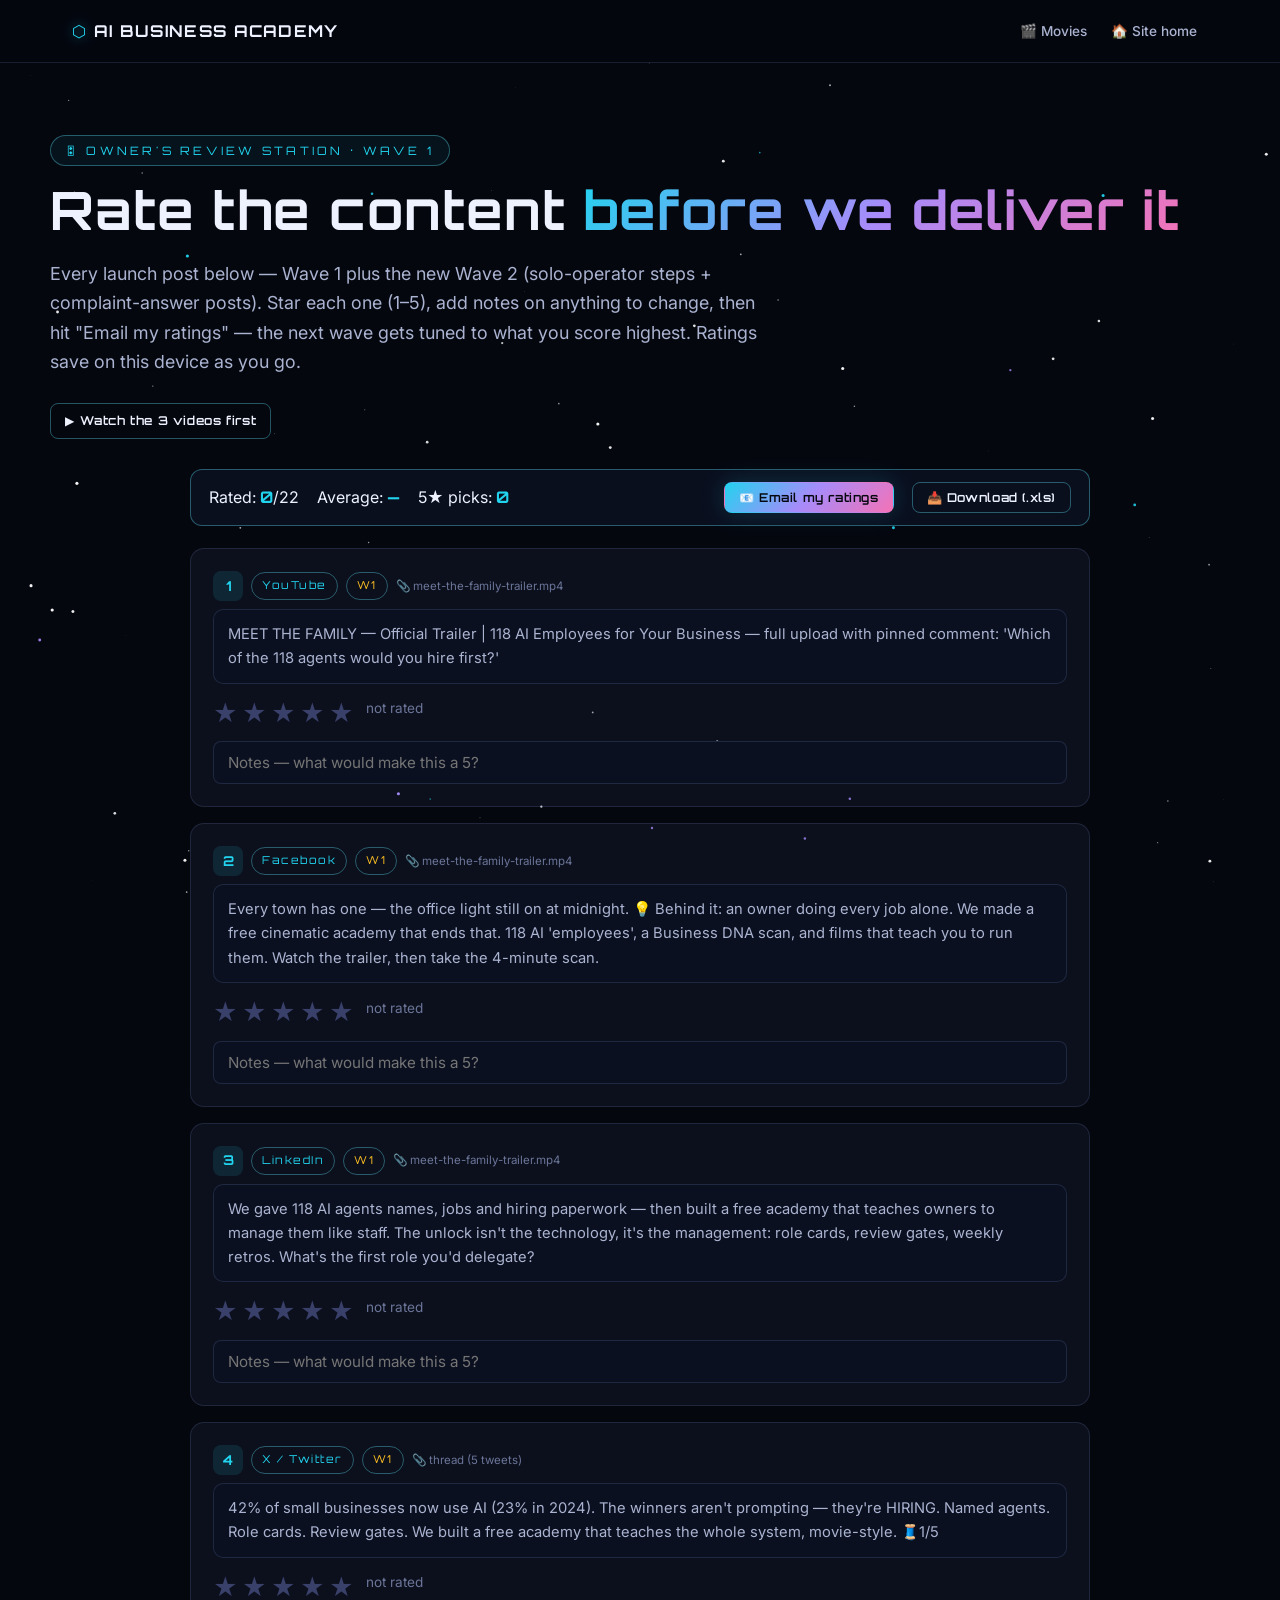
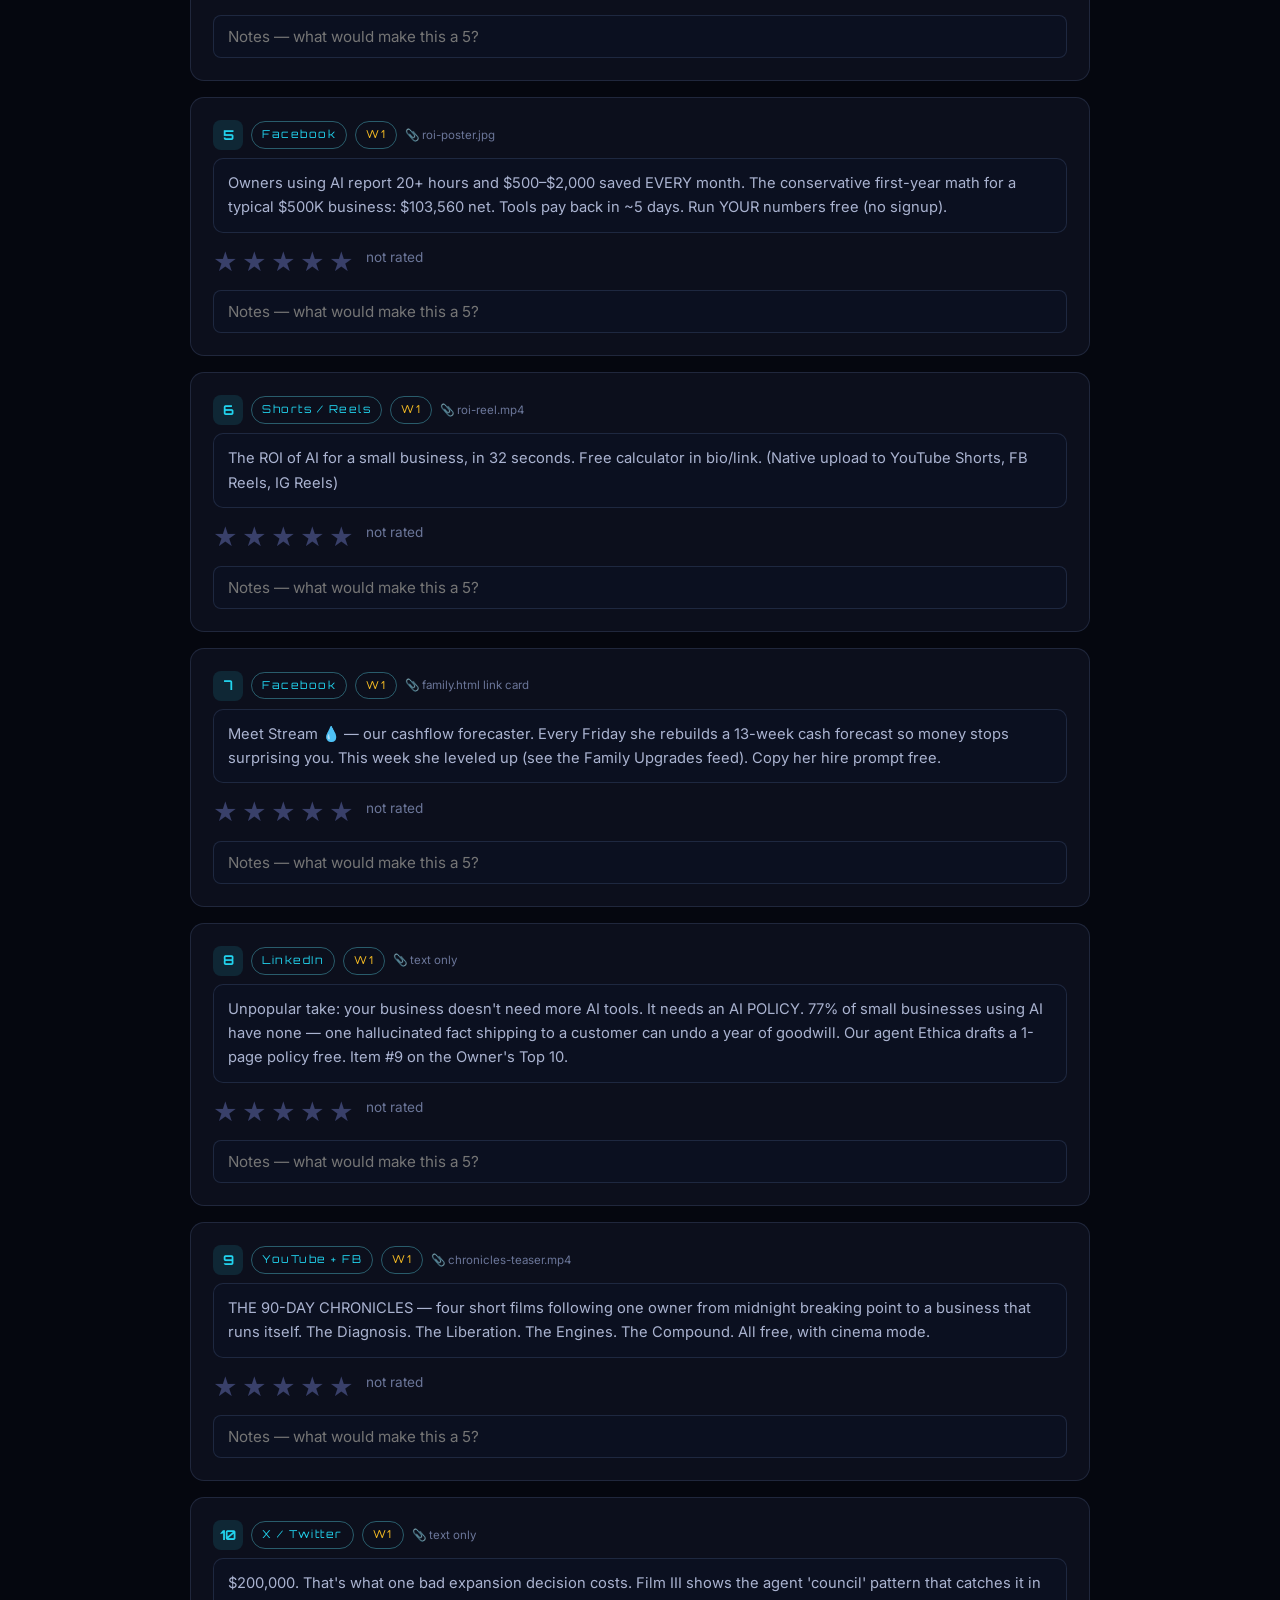
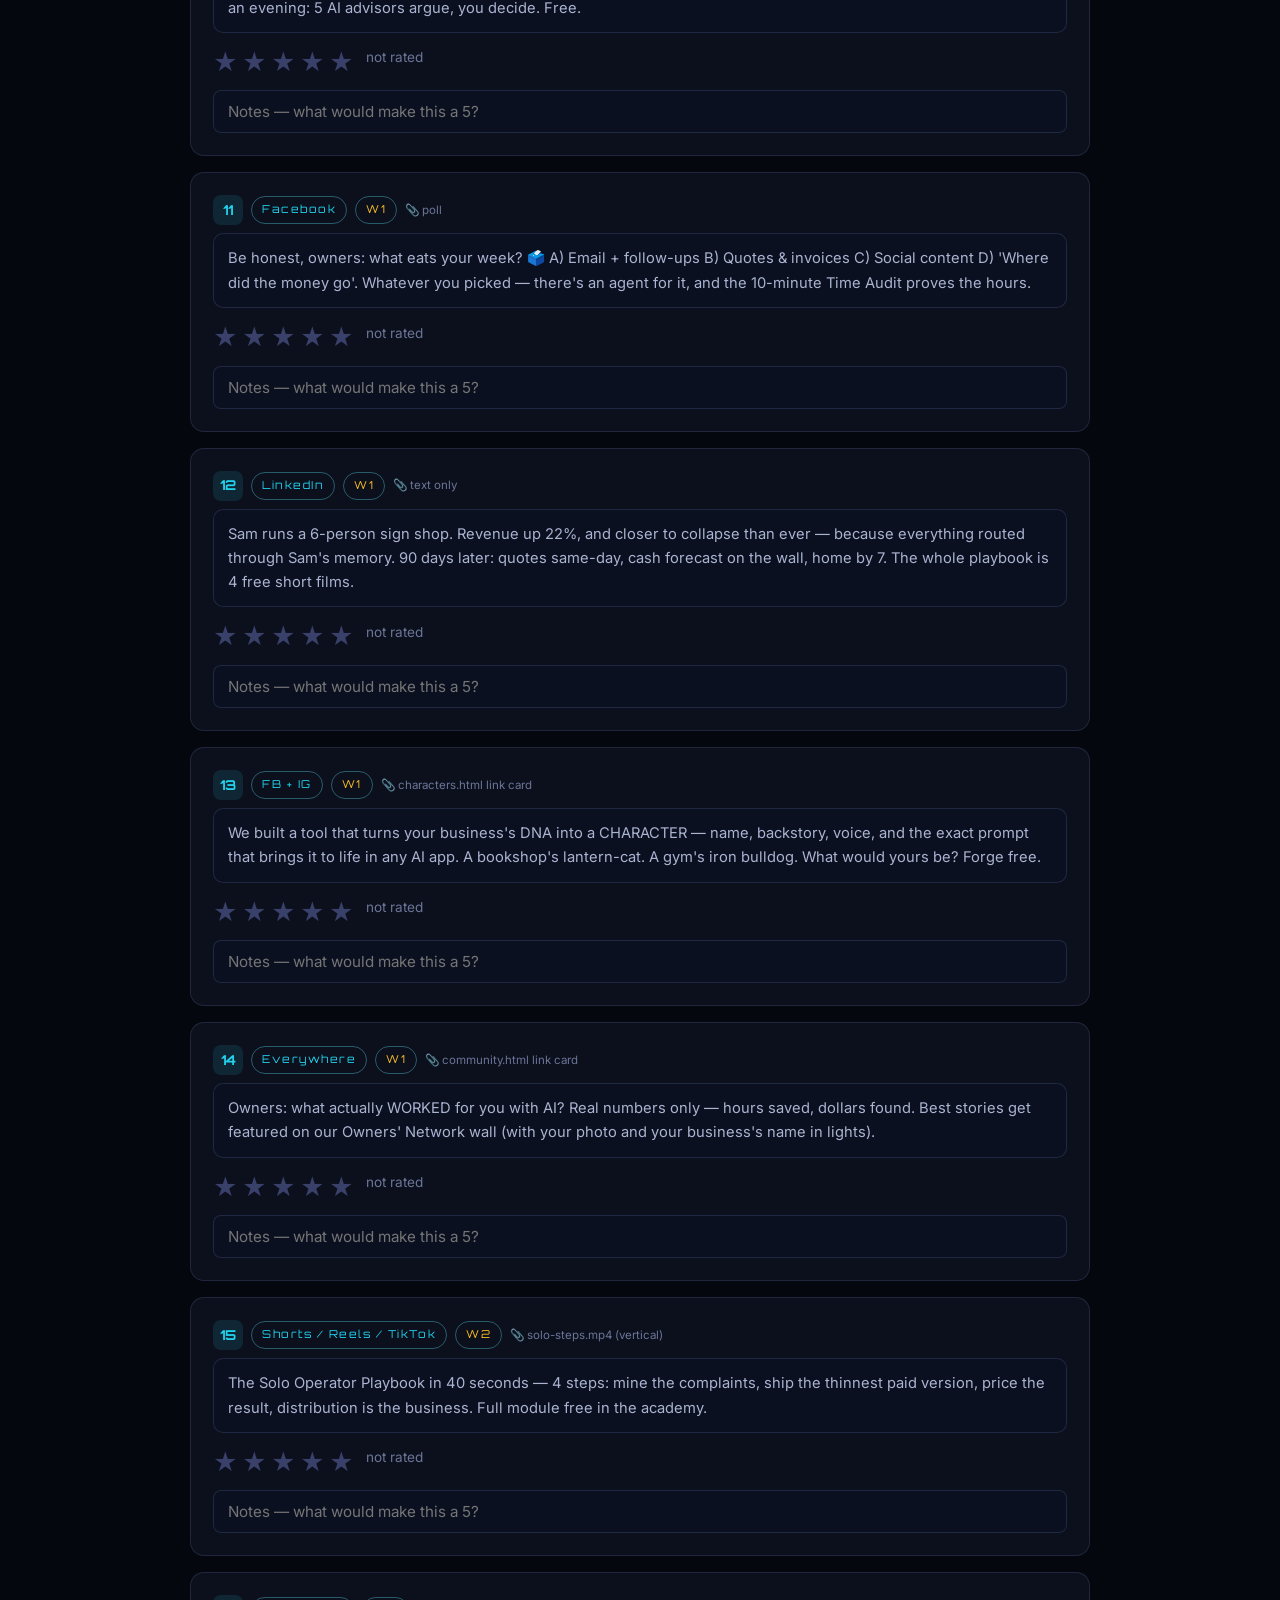
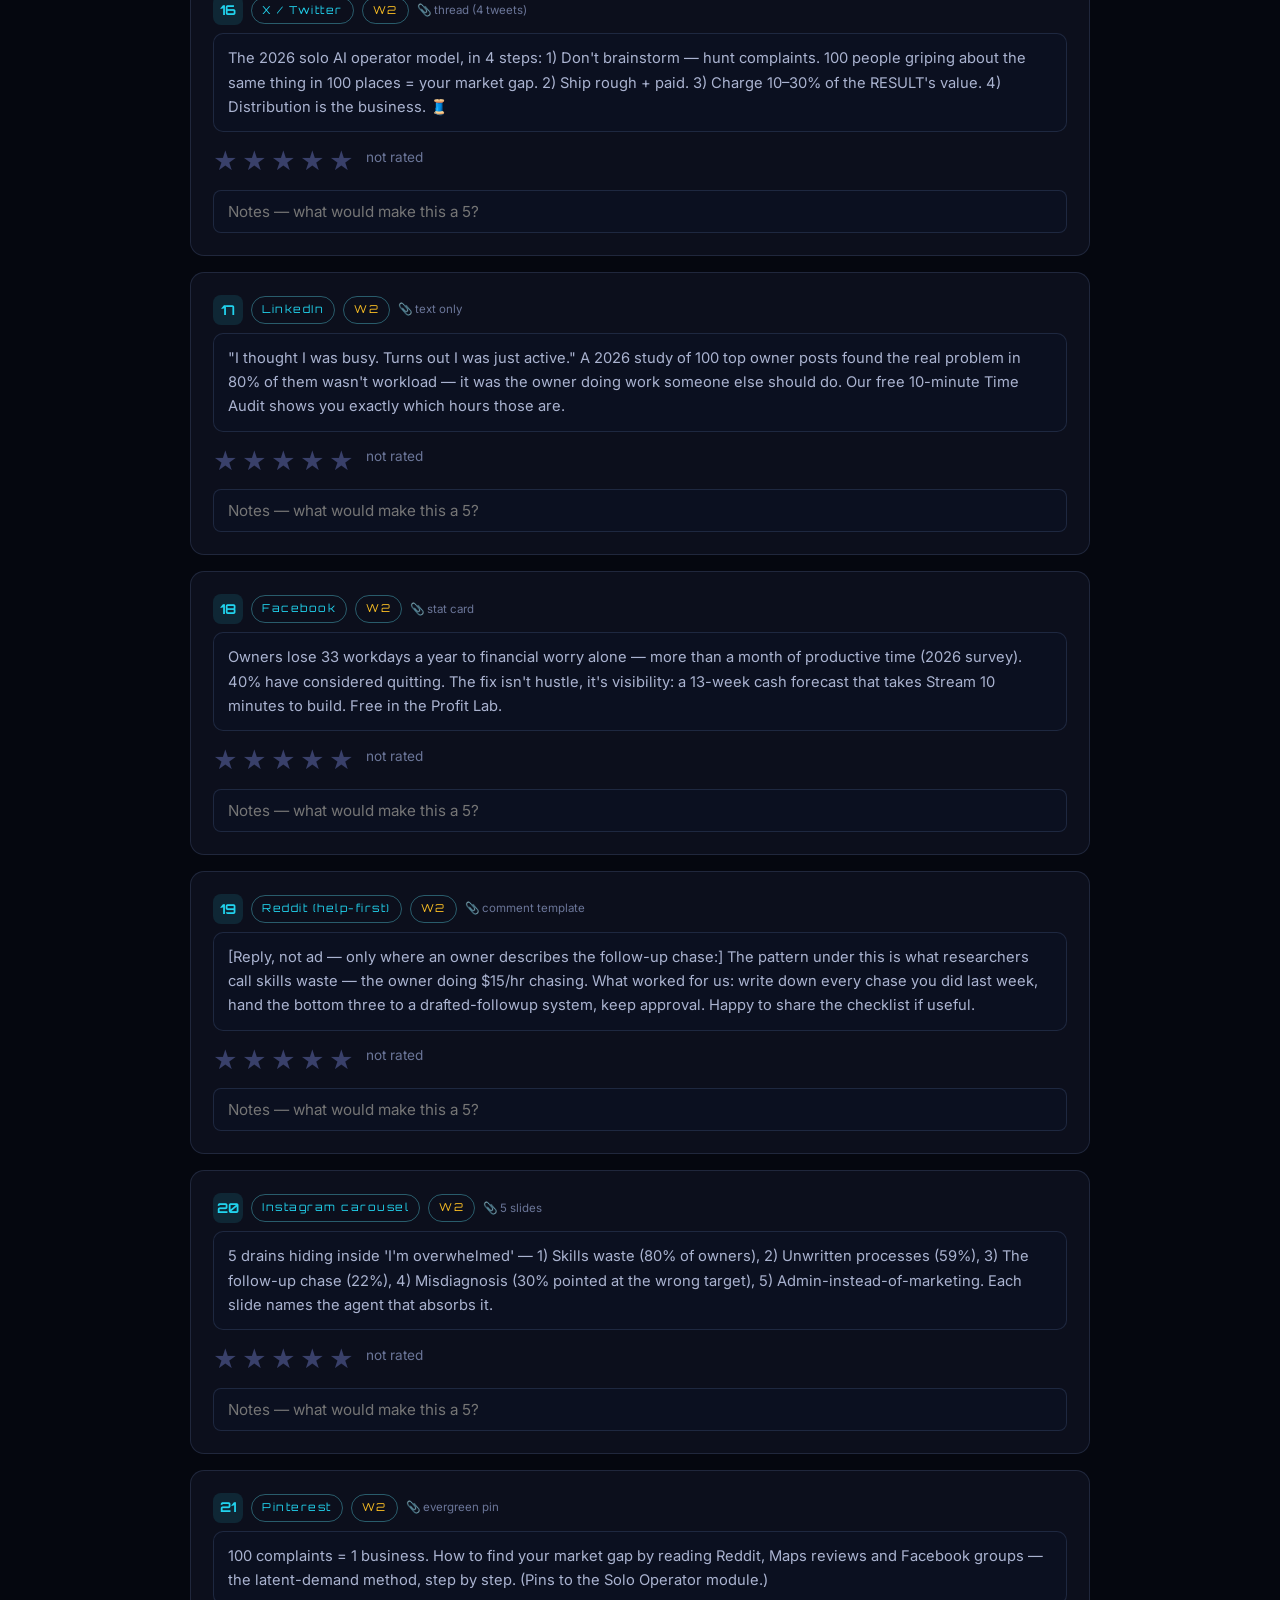
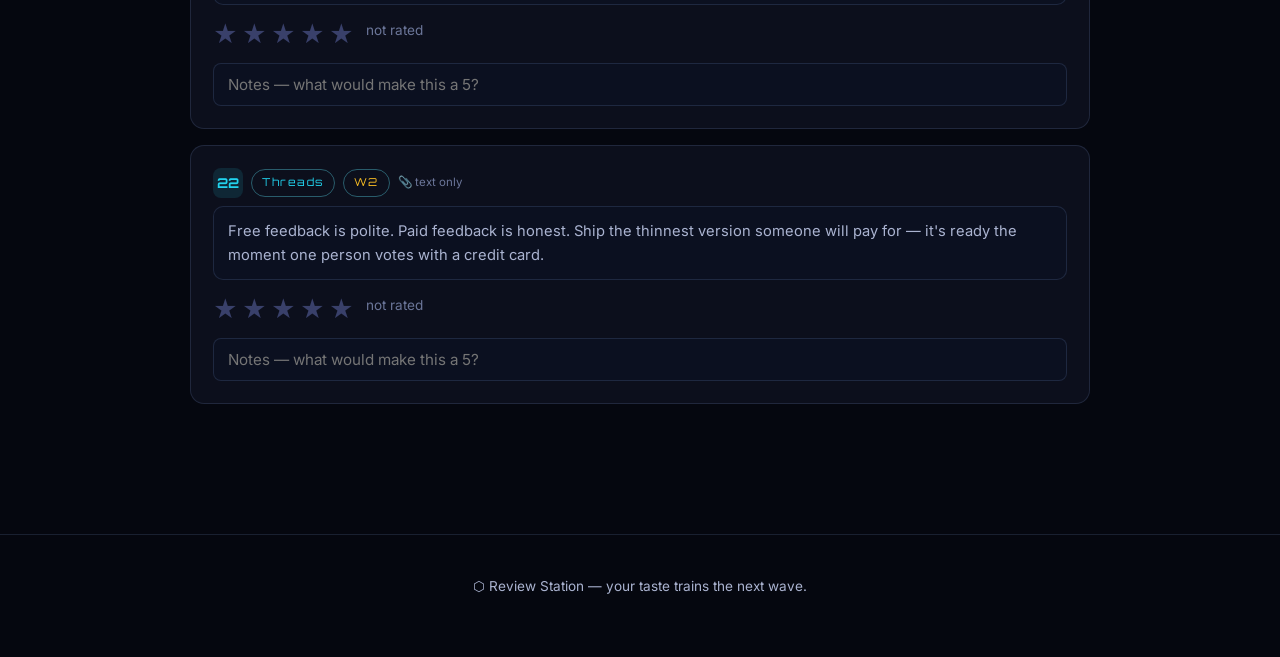
<file: review.html>
<!DOCTYPE html>
<html lang="en">
<head>
<meta charset="UTF-8">
<meta name="viewport" content="width=device-width, initial-scale=1.0">
<title>Content Review Station — Rate Wave 1 | AI Business Academy</title>
<meta name="description" content="Owner review station: every ready-to-post piece of content, rated and annotated before launch.">
<link rel="icon" href="data:image/svg+xml,<svg xmlns=%22http://www.w3.org/2000/svg%22 viewBox=%220 0 100 100%22><text y=%22.9em%22 font-size=%2290%22>🧬</text></svg>">
<link rel="preconnect" href="https://fonts.googleapis.com">
<link href="https://fonts.googleapis.com/css2?family=Orbitron:wght@500;700;900&family=Inter:wght@400;500;600;700&display=swap" rel="stylesheet">
<link rel="stylesheet" href="assets/css/style.css">
<style>
  .rv-card { margin-bottom: 16px; }
  .rv-head { display: flex; flex-wrap: wrap; gap: 8px; align-items: center; margin-bottom: 8px; }
  .rv-plat { font-family: var(--font-display); font-size: .68rem; letter-spacing: .14em; padding: 4px 10px;
             border-radius: 999px; border: 1px solid var(--border-bright); color: var(--neon-cyan); }
  .rv-attach { font-size: .72rem; color: var(--text-muted); }
  .rv-text { font-size: .92rem; color: var(--text-secondary); white-space: pre-wrap; background: var(--surface-1);
             border: 1px solid var(--border); border-radius: 10px; padding: 12px 14px; }
  .stars { display: inline-flex; gap: 4px; margin: 10px 12px 0 0; }
  .stars span { font-size: 1.5rem; cursor: pointer; color: #39406a; transition: color .1s, transform .1s; }
  .stars span.on { color: var(--neon-gold); text-shadow: 0 0 10px rgba(251,191,36,.6); }
  .stars span:hover { transform: scale(1.2); }
  .rv-note { margin-top: 8px; }
  #summary-bar { position: sticky; top: 62px; z-index: 90; background: rgba(11,16,32,.96); backdrop-filter: blur(8px);
                 border: 1px solid var(--border-bright); border-radius: 12px; padding: 12px 18px;
                 display: flex; flex-wrap: wrap; gap: 18px; align-items: center; margin-bottom: 22px; }
  #summary-bar b { color: var(--neon-cyan); font-family: var(--font-display); }
</style>
</head>
<body>

<nav class="nav">
  <div class="nav-inner">
    <a class="nav-logo" href="index.html"><span class="hex">⬡</span> AI BUSINESS ACADEMY</a>
    <div class="nav-links"><a href="movies.html">🎬 Movies</a><a href="index.html">🏠 Site home</a></div>
  </div>
</nav>

<header class="hero container" style="padding-bottom:20px">
  <span class="eyebrow">🎛 OWNER'S REVIEW STATION · WAVE 1</span>
  <h1>Rate the content <span class="gradient-text">before we deliver it</span></h1>
  <p class="tagline">Every launch post below — Wave 1 plus the new Wave 2 (solo-operator steps + complaint-answer posts). Star each one (1–5), add notes on anything to change, then hit "Email my ratings" — the next wave gets tuned to what you score highest. Ratings save on this device as you go.</p>
  <div class="btn-row">
    <a class="btn btn-ghost btn-sm" href="movies.html">▶ Watch the 3 videos first</a>
  </div>
</header>

<section class="section container" style="max-width:900px;padding-top:10px">
  <div id="summary-bar">
    <span>Rated: <b id="sum-count">0</b>/<span id="sum-total">0</span></span>
    <span>Average: <b id="sum-avg">—</b></span>
    <span>5★ picks: <b id="sum-five">0</b></span>
    <button class="btn btn-primary btn-sm" onclick="sendRatings()" style="margin-left:auto">📧 Email my ratings</button>
    <button class="btn btn-ghost btn-sm" onclick="downloadRatings()">📥 Download (.xls)</button>
  </div>
  <div id="review-list"></div>
</section>

<footer class="site-footer"><div class="container"><p>⬡ Review Station — your taste trains the next wave.</p></div></footer>

<script src="assets/js/main.js"></script>
<script src="assets/js/sheets.js"></script>
<script>
const POSTS = [
  { p: "YouTube", a: "meet-the-family-trailer.mp4", t: "MEET THE FAMILY — Official Trailer | 118 AI Employees for Your Business — full upload with pinned comment: 'Which of the 118 agents would you hire first?'" },
  { p: "Facebook", a: "meet-the-family-trailer.mp4", t: "Every town has one — the office light still on at midnight. 💡 Behind it: an owner doing every job alone. We made a free cinematic academy that ends that. 118 AI 'employees', a Business DNA scan, and films that teach you to run them. Watch the trailer, then take the 4-minute scan." },
  { p: "LinkedIn", a: "meet-the-family-trailer.mp4", t: "We gave 118 AI agents names, jobs and hiring paperwork — then built a free academy that teaches owners to manage them like staff. The unlock isn't the technology, it's the management: role cards, review gates, weekly retros. What's the first role you'd delegate?" },
  { p: "X / Twitter", a: "thread (5 tweets)", t: "42% of small businesses now use AI (23% in 2024). The winners aren't prompting — they're HIRING. Named agents. Role cards. Review gates. We built a free academy that teaches the whole system, movie-style. 🧵1/5" },
  { p: "Facebook", a: "roi-poster.jpg", t: "Owners using AI report 20+ hours and $500–$2,000 saved EVERY month. The conservative first-year math for a typical $500K business: $103,560 net. Tools pay back in ~5 days. Run YOUR numbers free (no signup)." },
  { p: "Shorts / Reels", a: "roi-reel.mp4", t: "The ROI of AI for a small business, in 32 seconds. Free calculator in bio/link. (Native upload to YouTube Shorts, FB Reels, IG Reels)" },
  { p: "Facebook", a: "family.html link card", t: "Meet Stream 💧 — our cashflow forecaster. Every Friday she rebuilds a 13-week cash forecast so money stops surprising you. This week she leveled up (see the Family Upgrades feed). Copy her hire prompt free." },
  { p: "LinkedIn", a: "text only", t: "Unpopular take: your business doesn't need more AI tools. It needs an AI POLICY. 77% of small businesses using AI have none — one hallucinated fact shipping to a customer can undo a year of goodwill. Our agent Ethica drafts a 1-page policy free. Item #9 on the Owner's Top 10." },
  { p: "YouTube + FB", a: "chronicles-teaser.mp4", t: "THE 90-DAY CHRONICLES — four short films following one owner from midnight breaking point to a business that runs itself. The Diagnosis. The Liberation. The Engines. The Compound. All free, with cinema mode." },
  { p: "X / Twitter", a: "text only", t: "$200,000. That's what one bad expansion decision costs. Film III shows the agent 'council' pattern that catches it in an evening: 5 AI advisors argue, you decide. Free." },
  { p: "Facebook", a: "poll", t: "Be honest, owners: what eats your week? 🗳️ A) Email + follow-ups B) Quotes & invoices C) Social content D) 'Where did the money go'. Whatever you picked — there's an agent for it, and the 10-minute Time Audit proves the hours." },
  { p: "LinkedIn", a: "text only", t: "Sam runs a 6-person sign shop. Revenue up 22%, and closer to collapse than ever — because everything routed through Sam's memory. 90 days later: quotes same-day, cash forecast on the wall, home by 7. The whole playbook is 4 free short films." },
  { p: "FB + IG", a: "characters.html link card", t: "We built a tool that turns your business's DNA into a CHARACTER — name, backstory, voice, and the exact prompt that brings it to life in any AI app. A bookshop's lantern-cat. A gym's iron bulldog. What would yours be? Forge free." },
  { p: "Everywhere", a: "community.html link card", t: "Owners: what actually WORKED for you with AI? Real numbers only — hours saved, dollars found. Best stories get featured on our Owners' Network wall (with your photo and your business's name in lights)." },
  { w: 2, p: "Shorts / Reels / TikTok", a: "solo-steps.mp4 (vertical)", t: "The Solo Operator Playbook in 40 seconds — 4 steps: mine the complaints, ship the thinnest paid version, price the result, distribution is the business. Full module free in the academy." },
  { w: 2, p: "X / Twitter", a: "thread (4 tweets)", t: "The 2026 solo AI operator model, in 4 steps: 1) Don't brainstorm — hunt complaints. 100 people griping about the same thing in 100 places = your market gap. 2) Ship rough + paid. 3) Charge 10–30% of the RESULT's value. 4) Distribution is the business. 🧵" },
  { w: 2, p: "LinkedIn", a: "text only", t: "\"I thought I was busy. Turns out I was just active.\" A 2026 study of 100 top owner posts found the real problem in 80% of them wasn't workload — it was the owner doing work someone else should do. Our free 10-minute Time Audit shows you exactly which hours those are." },
  { w: 2, p: "Facebook", a: "stat card", t: "Owners lose 33 workdays a year to financial worry alone — more than a month of productive time (2026 survey). 40% have considered quitting. The fix isn't hustle, it's visibility: a 13-week cash forecast that takes Stream 10 minutes to build. Free in the Profit Lab." },
  { w: 2, p: "Reddit (help-first)", a: "comment template", t: "[Reply, not ad — only where an owner describes the follow-up chase:] The pattern under this is what researchers call skills waste — the owner doing $15/hr chasing. What worked for us: write down every chase you did last week, hand the bottom three to a drafted-followup system, keep approval. Happy to share the checklist if useful." },
  { w: 2, p: "Instagram carousel", a: "5 slides", t: "5 drains hiding inside 'I'm overwhelmed' — 1) Skills waste (80% of owners), 2) Unwritten processes (59%), 3) The follow-up chase (22%), 4) Misdiagnosis (30% pointed at the wrong target), 5) Admin-instead-of-marketing. Each slide names the agent that absorbs it." },
  { w: 2, p: "Pinterest", a: "evergreen pin", t: "100 complaints = 1 business. How to find your market gap by reading Reddit, Maps reviews and Facebook groups — the latent-demand method, step by step. (Pins to the Solo Operator module.)" },
  { w: 2, p: "Threads", a: "text only", t: "Free feedback is polite. Paid feedback is honest. Ship the thinnest version someone will pay for — it's ready the moment one person votes with a credit card." }
];

function load() { try { return JSON.parse(localStorage.getItem("aba_ratings") || "{}"); } catch (e) { return {}; } }
function save(r) { try { localStorage.setItem("aba_ratings", JSON.stringify(r)); } catch (e) {} }

function render() {
  const R = load();
  document.getElementById("review-list").innerHTML = POSTS.map((post, i) => {
    const r = R[i] || {};
    return `<div class="card rv-card">
      <div class="rv-head">
        <span class="pill-num">${i + 1}</span>
        <span class="rv-plat">${post.p}</span>
        <span class="rv-plat" style="color:var(--neon-gold,#fbbf24)">W${post.w || 1}</span>
        <span class="rv-attach">📎 ${post.a}</span>
      </div>
      <div class="rv-text">${post.t}</div>
      <div style="display:flex;flex-wrap:wrap;align-items:center">
        <div class="stars" data-i="${i}">${[1,2,3,4,5].map(s =>
          `<span data-s="${s}" class="${r.stars >= s ? "on" : ""}">★</span>`).join("")}</div>
        <span class="muted" id="rlabel-${i}">${r.stars ? r.stars + "/5" : "not rated"}</span>
      </div>
      <input class="rv-note" type="text" placeholder="Notes — what would make this a 5?" value="${(r.note || "").replace(/"/g, "&quot;")}" data-i="${i}">
    </div>`;
  }).join("");

  document.querySelectorAll(".stars span").forEach(st => st.addEventListener("click", () => {
    const R = load(); const i = st.parentElement.dataset.i;
    R[i] = R[i] || {}; R[i].stars = parseInt(st.dataset.s); save(R); render();
  }));
  document.querySelectorAll(".rv-note").forEach(inp => inp.addEventListener("change", () => {
    const R = load(); const i = inp.dataset.i;
    R[i] = R[i] || {}; R[i].note = inp.value; save(R); summary();
  }));
  summary();
}

function summary() {
  const R = load();
  document.getElementById("sum-total").textContent = POSTS.length;
  const rated = Object.values(R).filter(r => r.stars);
  document.getElementById("sum-count").textContent = rated.length;
  document.getElementById("sum-avg").textContent = rated.length
    ? (rated.reduce((a, r) => a + r.stars, 0) / rated.length).toFixed(1) + "★" : "—";
  document.getElementById("sum-five").textContent = rated.filter(r => r.stars === 5).length;
}

function ratingRows() {
  const R = load();
  const rows = [["AI BUSINESS ACADEMY — WAVE 1 CONTENT RATINGS"], ["Date", new Date().toLocaleDateString()], [],
    ["#", "Platform", "Attachment", "Post (first 80 chars)", "Stars", "Notes"]];
  POSTS.forEach((p, i) => rows.push([i + 1, p.p, p.a, p.t.slice(0, 80) + "…", (R[i] && R[i].stars) || "", (R[i] && R[i].note) || ""]));
  return rows;
}
function downloadRatings() { Sheets.downloadXLS("wave1-content-ratings.xls", [{ name: "Ratings", rows: ratingRows() }]); }
function sendRatings() {
  Sheets.emailReport({ to: window.SITE.contactEmail, subject: "⭐ Wave 1 content ratings from the owner",
    intro: "Owner ratings for Wave 1 content — tune Wave 2 accordingly.",
    filename: "wave1-content-ratings.csv", rows: ratingRows() });
}
render();
</script>
</body>
</html>
</file>
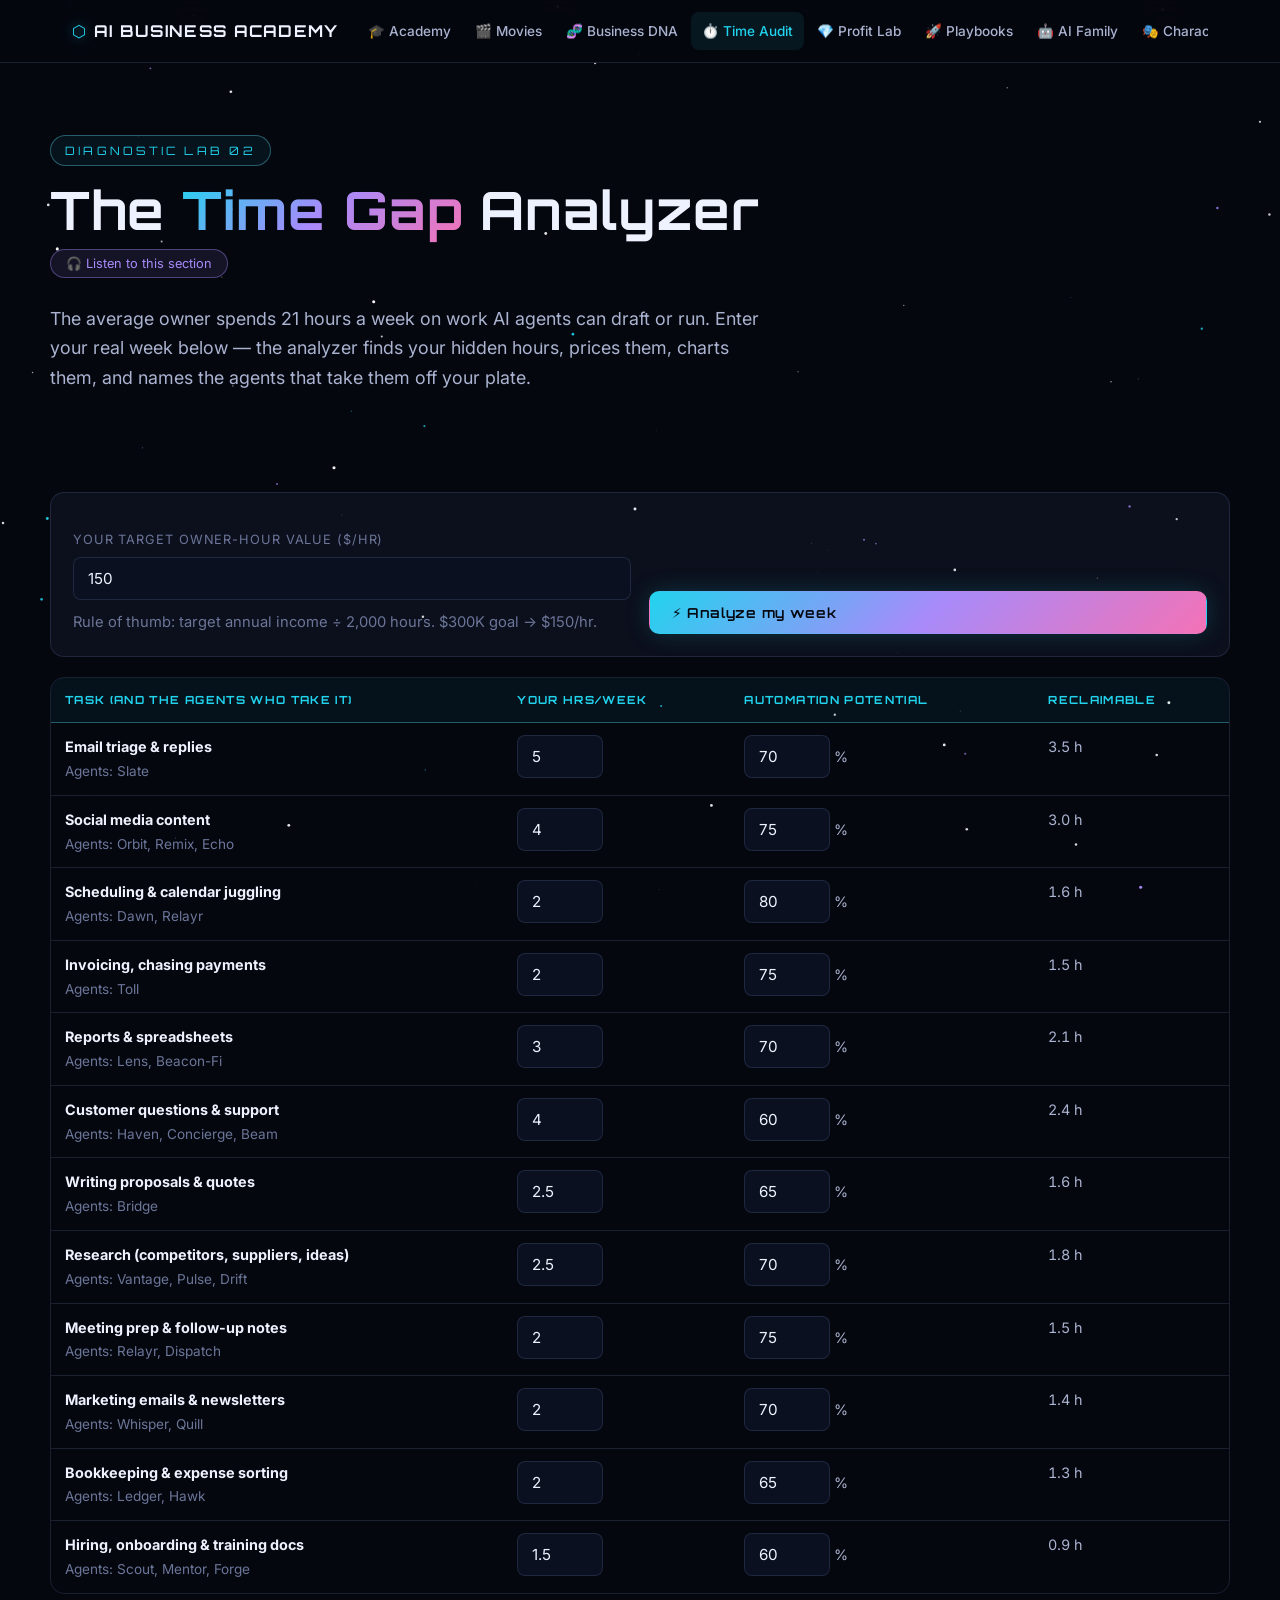
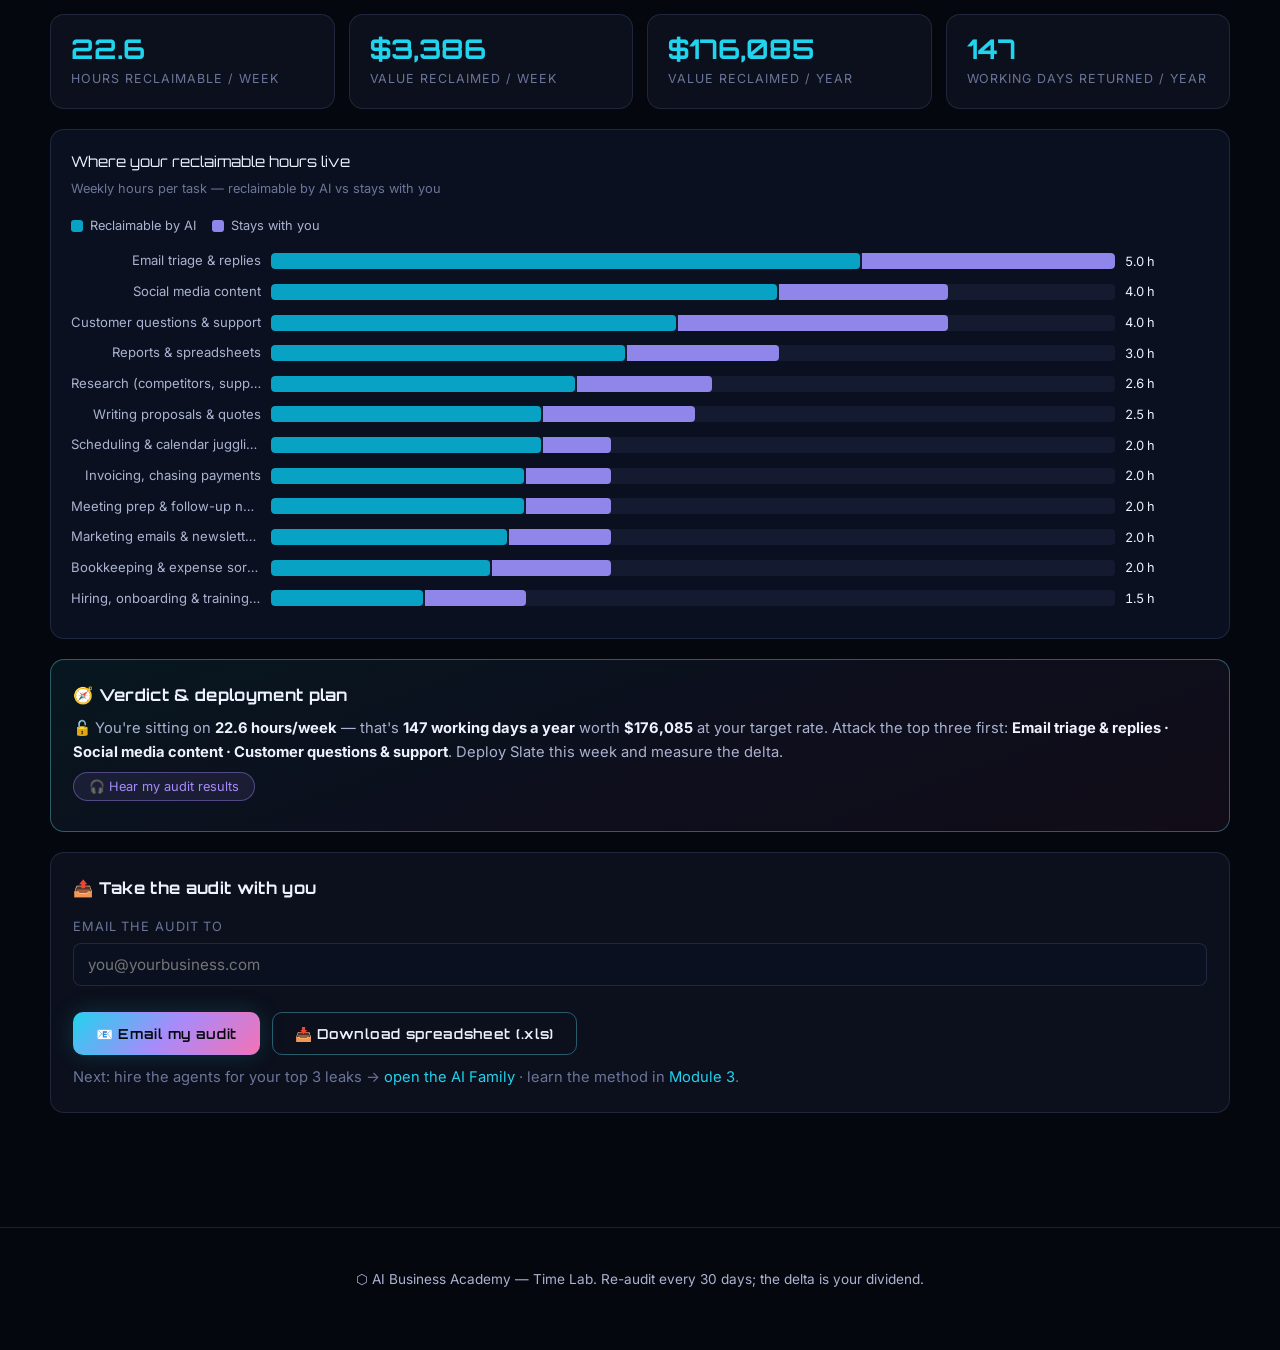
<file: time-audit.html>
<!DOCTYPE html>
<html lang="en">
<head>
<meta charset="UTF-8">
<meta name="viewport" content="width=device-width, initial-scale=1.0">
<title>Time Gap Analyzer — Find Your Hidden Hours | AI Business Academy</title>
<meta name="description" content="Enter your real week and watch the analyzer compute the hours AI agents can reclaim, price them at your rate, chart the leaks and email you the audit spreadsheet.">
<link rel="icon" href="data:image/svg+xml,<svg xmlns=%22http://www.w3.org/2000/svg%22 viewBox=%220 0 100 100%22><text y=%22.9em%22 font-size=%2290%22>🧬</text></svg>">
<link rel="preconnect" href="https://fonts.googleapis.com">
<link href="https://fonts.googleapis.com/css2?family=Orbitron:wght@500;700;900&family=Inter:wght@400;500;600;700&display=swap" rel="stylesheet">
<link rel="stylesheet" href="assets/css/style.css">
</head>
<body>

<nav class="nav">
  <div class="nav-inner">
    <a class="nav-logo" href="index.html"><span class="hex">⬡</span> AI BUSINESS ACADEMY</a>
    <button class="nav-burger" aria-label="Menu">☰</button>
    <div class="nav-links">
      <a href="academy.html">🎓 Academy</a>
      <a href="movies.html">🎬 Movies</a>
      <a href="dna.html">🧬 Business DNA</a>
      <a href="time-audit.html">⏱️ Time Audit</a>
      <a href="profit.html">💎 Profit Lab</a>
      <a href="playbooks.html">🚀 Playbooks</a>
      <a href="family.html">🤖 AI Family</a>
      <a href="characters.html">🎭 Character Forge</a>
      <a href="top10.html">🔟 Top 10</a>
      <a href="future.html">🔭 Future Radar</a>
      <a href="profile.html">👤 My Profile</a>
      <a href="community.html">🌐 Community</a>
    </div>
  </div>
</nav>

<header class="hero container" data-narrate data-narrate-script="This is the Time Gap Analyzer — the forensic tool from Module 3. Here's how to use it. For each task category, enter the hours you honestly spend in a typical week. The automation percentage is pre-set from what today's agents reliably achieve, but you can tune it — lower it where your work needs heavy judgment, raise it where it's pure routine. Set your target hourly value: what an hour of your time should earn, not what it currently earns. Then press analyze. The chart shows where your reclaimable hours live, the tiles price them in dollars and days, and every task lists the exact agents to deploy against it. Download the spreadsheet when you're done — it's your before photo, and in thirty days you'll want proof of how far you've come.">
  <span class="eyebrow">DIAGNOSTIC LAB 02</span>
  <h1>The <span class="gradient-text">Time Gap</span> Analyzer</h1>
  <p class="tagline">The average owner spends 21 hours a week on work AI agents can draft or run. Enter your real week below — the analyzer finds your hidden hours, prices them, charts them, and names the agents that take them off your plate.</p>
</header>

<section class="section container">
  <div class="card">
    <div class="grid grid-2">
      <div>
        <label class="field-label" for="hourly-value">Your target owner-hour value ($/hr)</label>
        <input type="number" id="hourly-value" value="150" min="10" step="10">
        <p class="muted mt-1">Rule of thumb: target annual income ÷ 2,000 hours. $300K goal → $150/hr.</p>
      </div>
      <div style="display:flex;align-items:flex-end">
        <button class="btn btn-primary" id="audit-run" style="width:100%">⚡ Analyze my week</button>
      </div>
    </div>
  </div>

  <div class="table-wrap mt-2">
    <table class="data-table">
      <thead><tr><th>Task (and the agents who take it)</th><th>Your hrs/week</th><th>Automation potential</th><th>Reclaimable</th></tr></thead>
      <tbody id="audit-rows"></tbody>
    </table>
  </div>

  <div class="stat-row mt-2">
    <div class="stat-tile"><div class="stat-value accent" id="stat-hours">—</div><div class="stat-label">hours reclaimable / week</div></div>
    <div class="stat-tile"><div class="stat-value accent" id="stat-week">—</div><div class="stat-label">value reclaimed / week</div></div>
    <div class="stat-tile"><div class="stat-value accent" id="stat-year">—</div><div class="stat-label">value reclaimed / year</div></div>
    <div class="stat-tile"><div class="stat-value accent" id="stat-days">—</div><div class="stat-label">working days returned / year</div></div>
  </div>

  <div id="audit-chart" class="viz-root mt-2"></div>

  <div class="card glow-card mt-2">
    <h3>🧭 Verdict &amp; deployment plan</h3>
    <div id="audit-verdict"><p class="muted">Press “Analyze my week” to generate your verdict.</p></div>
    <button class="narrate-btn" onclick="auditNarrate(this)">🎧 Hear my audit results</button>
  </div>

  <div class="card mt-2">
    <h3>📤 Take the audit with you</h3>
    <label class="field-label" for="audit-email-to">Email the audit to</label>
    <input type="email" id="audit-email-to" placeholder="you@yourbusiness.com" autocomplete="email">
    <div class="btn-row">
      <button class="btn btn-primary" onclick="auditEmail()">📧 Email my audit</button>
      <button class="btn btn-ghost" onclick="auditDownload()">📥 Download spreadsheet (.xls)</button>
    </div>
    <p class="muted mt-1">Next: hire the agents for your top 3 leaks → <a href="family.html">open the AI Family</a> · learn the method in <a href="academy.html">Module 3</a>.</p>
  </div>
</section>

<footer class="site-footer">
  <div class="container"><p>⬡ AI Business Academy — Time Lab. Re-audit every 30 days; the delta is your dividend.</p></div>
</footer>

<script src="assets/js/main.js"></script>
<script src="assets/js/sheets.js"></script>
<script src="assets/js/audit.js"></script>
</body>
</html>
</file>
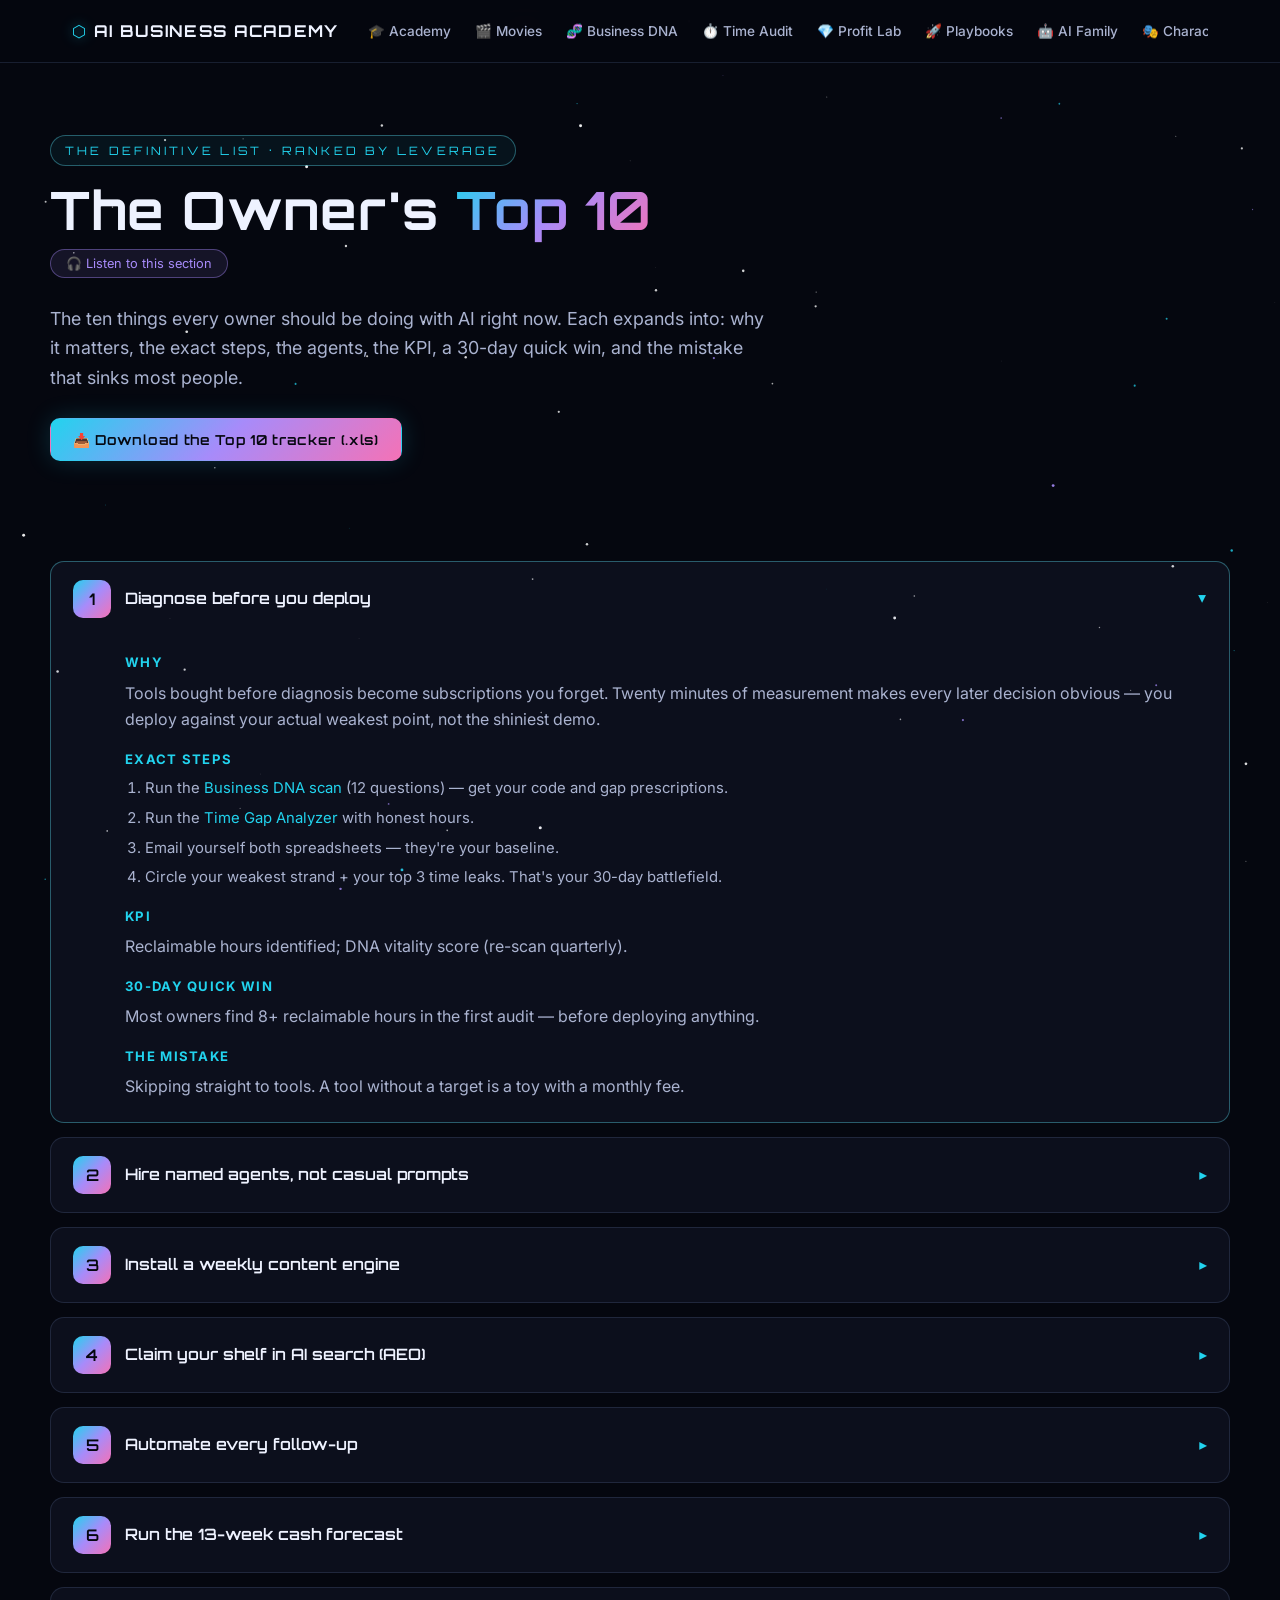
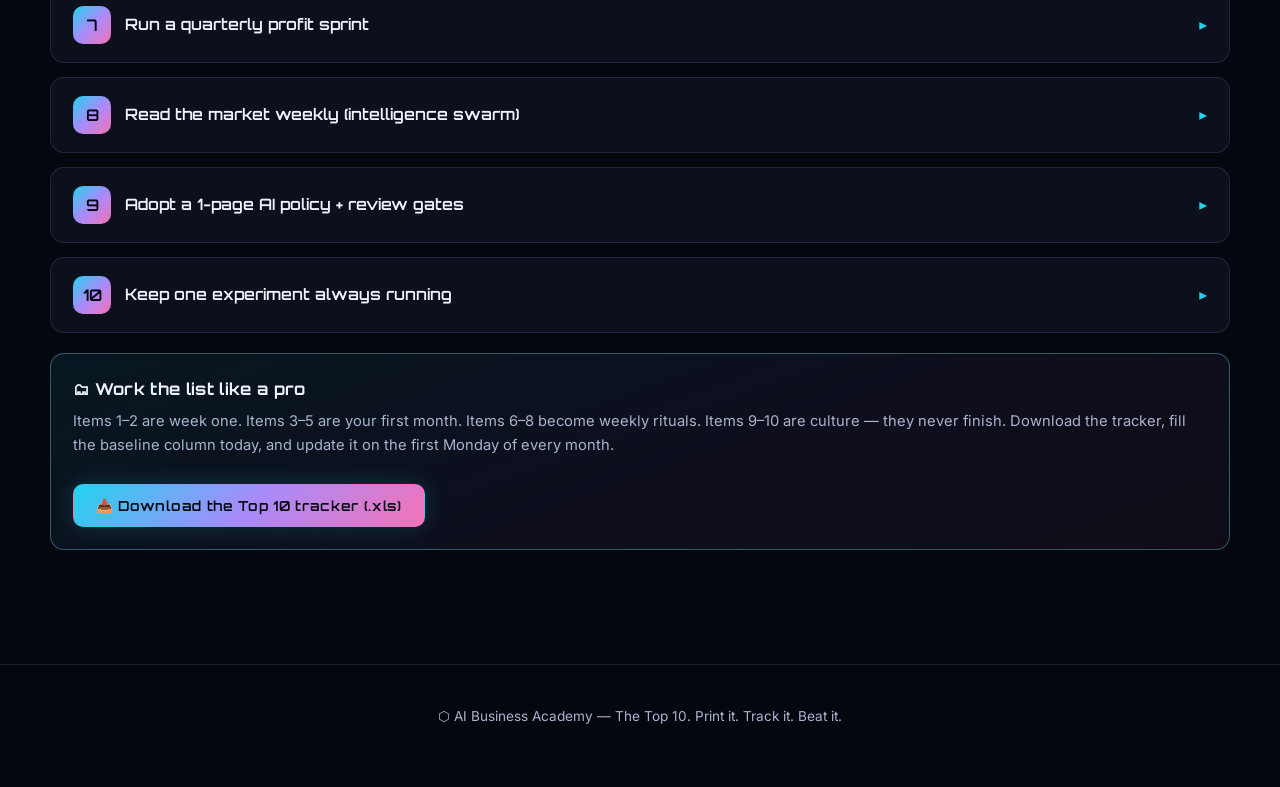
<file: top10.html>
<!DOCTYPE html>
<html lang="en">
<head>
<meta charset="UTF-8">
<meta name="viewport" content="width=device-width, initial-scale=1.0">
<title>The Owner's Top 10 — What Every Owner Should Be Doing With AI | AI Business Academy</title>
<meta name="description" content="The ten things every business owner should be doing with AI right now — each with the why, the exact steps, the agents to use, the KPI to track, a 30-day quick win and the mistake to avoid.">
<link rel="icon" href="data:image/svg+xml,<svg xmlns=%22http://www.w3.org/2000/svg%22 viewBox=%220 0 100 100%22><text y=%22.9em%22 font-size=%2290%22>🧬</text></svg>">
<link rel="preconnect" href="https://fonts.googleapis.com">
<link href="https://fonts.googleapis.com/css2?family=Orbitron:wght@500;700;900&family=Inter:wght@400;500;600;700&display=swap" rel="stylesheet">
<link rel="stylesheet" href="assets/css/style.css">
</head>
<body>

<nav class="nav">
  <div class="nav-inner">
    <a class="nav-logo" href="index.html"><span class="hex">⬡</span> AI BUSINESS ACADEMY</a>
    <button class="nav-burger" aria-label="Menu">☰</button>
    <div class="nav-links">
      <a href="academy.html">🎓 Academy</a>
      <a href="movies.html">🎬 Movies</a>
      <a href="dna.html">🧬 Business DNA</a>
      <a href="time-audit.html">⏱️ Time Audit</a>
      <a href="profit.html">💎 Profit Lab</a>
      <a href="playbooks.html">🚀 Playbooks</a>
      <a href="family.html">🤖 AI Family</a>
      <a href="characters.html">🎭 Character Forge</a>
      <a href="top10.html">🔟 Top 10</a>
      <a href="future.html">🔭 Future Radar</a>
      <a href="profile.html">👤 My Profile</a>
      <a href="community.html">🌐 Community</a>
    </div>
  </div>
</nav>

<header class="hero container" data-narrate data-narrate-script="This is the owner's top ten — the definitive list of what every business owner should be doing with AI right now, ranked by leverage. Number one: diagnose before you deploy. Two: hire named agents with role cards instead of casual prompting. Three: install a weekly content engine fed by your real stories. Four: claim your shelf in AI search before rivals know it exists. Five: automate every follow-up, because silence is where deals and reviews die. Six: run the thirteen-week cash forecast. Seven: run a quarterly profit sprint. Eight: read the market weekly with an intelligence swarm. Nine: adopt a one-page AI policy with human review gates. Ten: keep one experiment always running. Each item below expands into the exact steps, the agents to use, the number to track, a thirty-day quick win, and the classic mistake to dodge. Work them in order — the list is the curriculum.">
  <span class="eyebrow">THE DEFINITIVE LIST · RANKED BY LEVERAGE</span>
  <h1>The Owner's <span class="gradient-text">Top 10</span></h1>
  <p class="tagline">The ten things every owner should be doing with AI right now. Each expands into: why it matters, the exact steps, the agents, the KPI, a 30-day quick win, and the mistake that sinks most people.</p>
  <div class="btn-row">
    <button class="btn btn-primary" onclick="top10Download()">📥 Download the Top 10 tracker (.xls)</button>
  </div>
</header>

<section class="section container">

  <details class="acc" open><summary><span class="num">1</span> Diagnose before you deploy <span class="chev">▸</span></summary>
    <div class="acc-body">
      <h4>Why</h4><p>Tools bought before diagnosis become subscriptions you forget. Twenty minutes of measurement makes every later decision obvious — you deploy against your actual weakest point, not the shiniest demo.</p>
      <h4>Exact steps</h4>
      <ol><li>Run the <a href="dna.html">Business DNA scan</a> (12 questions) — get your code and gap prescriptions.</li><li>Run the <a href="time-audit.html">Time Gap Analyzer</a> with honest hours.</li><li>Email yourself both spreadsheets — they're your baseline.</li><li>Circle your weakest strand + your top 3 time leaks. That's your 30-day battlefield.</li></ol>
      <h4>KPI</h4><p>Reclaimable hours identified; DNA vitality score (re-scan quarterly).</p>
      <h4>30-day quick win</h4><p>Most owners find 8+ reclaimable hours in the first audit — before deploying anything.</p>
      <h4>The mistake</h4><p>Skipping straight to tools. A tool without a target is a toy with a monthly fee.</p>
    </div>
  </details>

  <details class="acc"><summary><span class="num">2</span> Hire named agents, not casual prompts <span class="chev">▸</span></summary>
    <div class="acc-body">
      <h4>Why</h4><p>A prompt is a one-off request; a role is a relationship. Agents with names, role cards, standards and boundaries produce senior-level output because your management is senior-level.</p>
      <h4>Exact steps</h4>
      <ol><li>Pick your first hire from the <a href="family.html">AI Family</a> — Slate (inbox) is the classic first win.</li><li>Copy the hire prompt; add 3 lines of your context (what you sell, to whom, your voice).</li><li>Test on already-solved work; grade against your own versions.</li><li>Paste in 2–3 examples of excellent work — taste transfers via examples.</li><li>Go live with a daily review gate. Hire agent #2 only after #1 saves you an hour a week.</li></ol>
      <h4>KPI</h4><p># of active agents with role cards; hours saved per agent per week.</p>
      <h4>30-day quick win</h4><p>Inbox agent alone typically returns 3–5 hrs/week within a fortnight.</p>
      <h4>The mistake</h4><p>Hiring ten agents in a weekend. Each needs a week of onboarding attention — stagger them.</p>
    </div>
  </details>

  <details class="acc"><summary><span class="num">3</span> Install a weekly content engine <span class="chev">▸</span></summary>
    <div class="acc-body">
      <h4>Why</h4><p>Consistency beats brilliance in every algorithm and every memory. An engine converts 15 minutes of your raw truth into a week of presence — without you becoming a content creator.</p>
      <h4>Exact steps</h4>
      <ol><li>Monday: record 15 minutes of voice notes — one customer story, one opinion, answers to 3 buyer questions.</li><li>Quill drafts the pillar piece from your transcript, stories intact.</li><li>Remix splits it into 15 platform-native assets.</li><li>Echo passes everything through your voice guide.</li><li>Cadence schedules to your true capacity. Full build in <a href="academy.html">Module 6</a>.</li></ol>
      <h4>KPI</h4><p>Publishing consistency (weeks hit ÷ weeks); assets shipped per hour of your time.</p>
      <h4>30-day quick win</h4><p>Four straight weeks of consistent output — often the first time ever.</p>
      <h4>The mistake</h4><p>Letting AI invent generic content. The engine's fuel is YOUR stories; without them it's beige noise.</p>
    </div>
  </details>

  <details class="acc"><summary><span class="num">4</span> Claim your shelf in AI search (AEO) <span class="chev">▸</span></summary>
    <div class="acc-body">
      <h4>Why</h4><p>Buyers increasingly ask AI assistants, and assistants answer with citations. Whoever becomes the cited answer in a category owns pre-sold trust at near-zero acquisition cost. Almost no small business is competing for this yet.</p>
      <h4>Exact steps</h4>
      <ol><li>Ask 3 AI assistants your category questions ("best ___ in ___") — record who gets cited.</li><li>Run Lumen's AEO audit on your top 3 pages: extractable answers, entity clarity, FAQs.</li><li>Publish definitive answer content: real data, named expertise, clear structure.</li><li>For local businesses: pair with Maple's local-presence checklist.</li><li>Re-test monthly; log citations.</li></ol>
      <h4>KPI</h4><p>AI citations per month across assistants; % of category questions where you appear.</p>
      <h4>30-day quick win</h4><p>One definitive FAQ page often earns first citations within weeks in low-competition niches.</p>
      <h4>The mistake</h4><p>Keyword-stuffing like 2015 SEO. Answer engines reward clarity and evidence, not repetition.</p>
    </div>
  </details>

  <details class="acc"><summary><span class="num">5</span> Automate every follow-up <span class="chev">▸</span></summary>
    <div class="acc-body">
      <h4>Why</h4><p>The most expensive silence in business is the follow-up that never happened: quotes unanswered, carts abandoned, happy customers never asked for reviews. Follow-up is pure system — which means agents can run all of it.</p>
      <h4>Exact steps</h4>
      <ol><li>Map every follow-up moment: quote sent, job done, cart left, invoice due, customer gone quiet.</li><li>Compass designs pipeline cadences; Cartwright handles carts; Ripple triggers review asks; Toll chases invoices; Encore runs win-backs.</li><li>Write each message once, in your voice (Echo), with a clear trigger.</li><li>Review gate for the first month, then let it run with weekly spot checks.</li></ol>
      <h4>KPI</h4><p>Follow-ups sent per week (was ~0); revenue recovered from follow-up sequences.</p>
      <h4>30-day quick win</h4><p>Quote follow-up alone typically lifts close rate 10–25% — same leads, more yeses.</p>
      <h4>The mistake</h4><p>Making automated messages sound automated. Every sequence gets your voice pass first.</p>
    </div>
  </details>

  <details class="acc"><summary><span class="num">6</span> Run the 13-week cash forecast <span class="chev">▸</span></summary>
    <div class="acc-body">
      <h4>Why</h4><p>Cash surprises kill more small businesses than competition does. A rolling 13-week forecast turns crunches into calendar items you solve two months early — with a phone call instead of a loan.</p>
      <h4>Exact steps</h4>
      <ol><li>Friday ritual: give Stream your expected inflows/outflows.</li><li>Get the 13-week table; mark the tightest weeks.</li><li>For each tight week, pick a lever early: invoice sooner, shift a payment, pre-sell.</li><li>Almanac layers in your seasonality for the 12-month view.</li></ol>
      <h4>KPI</h4><p>Surprise-free weeks streak; days of cash runway at the lowest point.</p>
      <h4>30-day quick win</h4><p>The first forecast usually reveals one collectible invoice or delayable expense worth 4 figures.</p>
      <h4>The mistake</h4><p>Building it once and never updating. The power is the Friday rhythm, not the spreadsheet.</p>
    </div>
  </details>

  <details class="acc"><summary><span class="num">7</span> Run a quarterly profit sprint <span class="chev">▸</span></summary>
    <div class="acc-body">
      <h4>Why</h4><p>There is almost always 8–20% profit hiding in expenses, receivables, pricing and margin mix. These analyses used to cost more than they returned; now they cost an afternoon. See the <a href="profit.html">Profit Lab</a>.</p>
      <h4>Exact steps</h4>
      <ol><li>Days 1–2: Hawk's expense autopsy + Toll's receivables chase.</li><li>Days 3–4: Margin ranks every offer by profit-per-hour including your time.</li><li>Day 5: Meter's pricing review — pick ONE increase to test on new customers.</li><li>Days 6–7: Stream's forecast + write the one-page findings memo.</li></ol>
      <h4>KPI</h4><p>Dollars found per sprint; profit margin trend quarter over quarter.</p>
      <h4>30-day quick win</h4><p>Zombie subscriptions and uncollected invoices — most owners find four figures in week one.</p>
      <h4>The mistake</h4><p>Raising prices on everyone at once. Test on new customers first; grandfather the loyal.</p>
    </div>
  </details>

  <details class="acc"><summary><span class="num">8</span> Read the market weekly (intelligence swarm) <span class="chev">▸</span></summary>
    <div class="acc-body">
      <h4>Why</h4><p>Big companies have analyst departments; you have a swarm. Knowing what competitors changed, what's trending and where you stand — every Monday — means you move first, price smarter, and never get blindsided.</p>
      <h4>Exact steps</h4>
      <ol><li>Configure the five: Vantage (competitors), Pulse (trends), Halo (reviews — yours and rivals'), Drift (benchmarks), Lens (synthesis).</li><li>Monday: run the swarm; Lens merges everything into a one-page brief.</li><li>Each brief ends with "one action this week" — do it.</li><li>Keep a running log; patterns across weeks are the real gold.</li></ol>
      <h4>KPI</h4><p>Briefings read streak; actions taken from briefings; days-to-respond to competitor moves.</p>
      <h4>30-day quick win</h4><p>The first competitor scan almost always finds an exploitable gap — a dropped service, a pricing hole, an unanswered complaint pattern.</p>
      <h4>The mistake</h4><p>Collecting intelligence you never act on. The brief's last line is an order, not trivia.</p>
    </div>
  </details>

  <details class="acc"><summary><span class="num">9</span> Adopt a 1-page AI policy + review gates <span class="chev">▸</span></summary>
    <div class="acc-body">
      <h4>Why</h4><p>One hallucinated fact shipped to a customer can cancel a year of AI goodwill. A one-page policy — what's approved, what's forbidden, what needs human eyes — protects your brand and reassures your team that AI is their assistant, not their replacement.</p>
      <h4>Exact steps</h4>
      <ol><li>Ethica drafts your policy: approved uses, prohibited uses, disclosure language, data that never enters prompts, review requirements.</li><li>Rule of thumb: anything customer-facing, financial or irreversible gets human review.</li><li>Show the team; assign each person one agent as THEIR assistant.</li><li>Log incidents (target: zero) and near-misses; update the policy quarterly.</li></ol>
      <h4>KPI</h4><p>Incidents shipped (target 0); % of team actively using approved AI.</p>
      <h4>30-day quick win</h4><p>Team resistance usually flips to enthusiasm the week each person gets an agent that kills their most-hated task.</p>
      <h4>The mistake</h4><p>Secrecy. Teams that discover the agents by accident assume layoffs and resist everything.</p>
    </div>
  </details>

  <details class="acc"><summary><span class="num">10</span> Keep one experiment always running <span class="chev">▸</span></summary>
    <div class="acc-body">
      <h4>Why</h4><p>The frontier moves monthly (watch the <a href="future.html">Radar</a>). Owners who maintain one small, bounded experiment compound learning while rivals wait for certainty that never comes.</p>
      <h4>Exact steps</h4>
      <ol><li>Pick one Radar signal marked "Act now" you haven't touched.</li><li>Probe designs the cheapest 2-week test with kill/go criteria written BEFORE you start.</li><li>Cap the budget (time and money) at what you'd happily lose.</li><li>Conclude every experiment with a verdict: adopt, park, or kill — then start the next.</li></ol>
      <h4>KPI</h4><p>Experiments concluded per quarter; adoption rate of winners.</p>
      <h4>30-day quick win</h4><p>Two concluded experiments — even two "kills" — put you ahead of the 90% of owners still reading headlines.</p>
      <h4>The mistake</h4><p>Experiments without kill criteria. They become zombie projects that eat the time AI just saved you.</p>
    </div>
  </details>

  <div class="card glow-card mt-2" >
    <h3>🗂 Work the list like a pro</h3>
    <p>Items 1–2 are week one. Items 3–5 are your first month. Items 6–8 become weekly rituals. Items 9–10 are culture — they never finish. Download the tracker, fill the baseline column today, and update it on the first Monday of every month.</p>
    <div class="btn-row"><button class="btn btn-primary" onclick="top10Download()">📥 Download the Top 10 tracker (.xls)</button></div>
  </div>
</section>

<footer class="site-footer">
  <div class="container"><p>⬡ AI Business Academy — The Top 10. Print it. Track it. Beat it.</p></div>
</footer>

<script src="assets/js/main.js"></script>
<script src="assets/js/sheets.js"></script>
<script>
function top10Download() {
  const rows = [
    ["THE OWNER'S TOP 10 — MONTHLY TRACKER"], [],
    ["#", "Move", "KPI", "Baseline", "Month 1", "Month 2", "Month 3"],
    [1, "Diagnose before you deploy (DNA + Time Audit)", "Reclaimable hrs found", "", "", "", ""],
    [2, "Hire named agents with role cards", "# agents active / hrs saved", "", "", "", ""],
    [3, "Install the weekly content engine", "Assets shipped/week", "", "", "", ""],
    [4, "Claim your AI-search shelf (AEO)", "AI citations/month", "", "", "", ""],
    [5, "Automate every follow-up", "Follow-ups sent/week", "", "", "", ""],
    [6, "Run the 13-week cash forecast", "Surprise-free weeks", "", "", "", ""],
    [7, "Quarterly profit sprint", "$ found", "", "", "", ""],
    [8, "Monday intelligence swarm", "Briefings acted on", "", "", "", ""],
    [9, "1-page AI policy + review gates", "Incidents (target 0)", "", "", "", ""],
    [10, "One experiment always running", "Experiments concluded", "", "", "", ""]
  ];
  Sheets.downloadXLS("owners-top10-tracker.xls", [{ name: "Top 10 Tracker", rows }]);
}
</script>
</body>
</html>
</file>
<file: assets/css/style.css>
/* ============================================================
   AI BUSINESS ACADEMY — design system
   Futuristic dark theme · validated chart palette (dark mode)
   ============================================================ */

:root {
  /* Surfaces */
  --bg: #05070f;
  --surface-1: #0b1020;
  --surface-2: #101731;
  --card: rgba(148, 163, 255, 0.055);
  --card-solid: #0d1428;
  --border: rgba(148, 183, 255, 0.14);
  --border-bright: rgba(94, 234, 255, 0.35);

  /* Ink */
  --text-primary: #eef2ff;
  --text-secondary: #aab3d0;
  --text-muted: #6b7699;

  /* Neon accents (UI decoration only — charts use series tokens) */
  --neon-cyan: #22d3ee;
  --neon-violet: #a78bfa;
  --neon-magenta: #f472b6;
  --neon-gold: #fbbf24;
  --neon-green: #34d399;

  /* Chart series — validated for dark surface #0b1020
     (lightness band, chroma, CVD ΔE 19.2, contrast ≥3:1 — all pass) */
  --series-1: #08a2c4;
  --series-2: #9085e9;
  --series-3: #d55181;
  --series-4: #c98500;
  --series-5: #199e70;
  --series-6: #3987e5;

  /* Status */
  --status-good: #199e70;
  --status-warn: #c98500;
  --status-bad: #d55181;

  --grad-hero: linear-gradient(135deg, #22d3ee 0%, #a78bfa 50%, #f472b6 100%);
  --grad-card: linear-gradient(160deg, rgba(34,211,238,.08), rgba(167,139,250,.06) 55%, rgba(244,114,182,.05));

  --font-display: "Orbitron", "Segoe UI", system-ui, sans-serif;
  --font-body: "Inter", -apple-system, "Segoe UI", Roboto, system-ui, sans-serif;

  --radius: 14px;
  --radius-sm: 8px;
  --shadow-glow: 0 0 24px rgba(34, 211, 238, 0.18);
  --maxw: 1180px;
}

* { margin: 0; padding: 0; box-sizing: border-box; }
html { scroll-behavior: smooth; }

body {
  background: var(--bg);
  color: var(--text-primary);
  font-family: var(--font-body);
  font-size: 16px;
  line-height: 1.65;
  overflow-x: hidden;
}

/* Starfield canvas sits behind everything */
#starfield {
  position: fixed; inset: 0; z-index: -1;
  pointer-events: none;
}

::selection { background: rgba(34, 211, 238, 0.35); }

a { color: var(--neon-cyan); text-decoration: none; }
a:hover { text-decoration: underline; }

img, canvas, svg { max-width: 100%; }

.container { max-width: var(--maxw); margin: 0 auto; padding: 0 22px; }

/* ---------- Typography ---------- */
h1, h2, h3 { font-family: var(--font-display); letter-spacing: 0.02em; }
h1 { font-size: clamp(1.9rem, 4.5vw, 3.3rem); line-height: 1.15; }
h2 { font-size: clamp(1.4rem, 3vw, 2.1rem); margin-bottom: 0.5em; }
h3 { font-size: 1.12rem; margin-bottom: 0.4em; }
p  { color: var(--text-secondary); }
strong { color: var(--text-primary); }

.gradient-text {
  background: var(--grad-hero);
  -webkit-background-clip: text; background-clip: text;
  -webkit-text-fill-color: transparent; color: transparent;
}

.eyebrow {
  display: inline-block;
  font-family: var(--font-display);
  font-size: 0.72rem; letter-spacing: 0.28em; text-transform: uppercase;
  color: var(--neon-cyan);
  border: 1px solid var(--border-bright);
  border-radius: 999px;
  padding: 5px 14px;
  margin-bottom: 14px;
  background: rgba(34, 211, 238, 0.06);
}

.section-lead { max-width: 760px; margin: 0 0 26px; font-size: 1.03rem; }

/* ---------- Nav ---------- */
.nav {
  position: sticky; top: 0; z-index: 100;
  background: rgba(5, 7, 15, 0.82);
  backdrop-filter: blur(14px);
  border-bottom: 1px solid var(--border);
}
.nav-inner {
  max-width: var(--maxw); margin: 0 auto; padding: 0 22px;
  display: flex; align-items: center; gap: 18px; height: 62px;
}
.nav-logo {
  font-family: var(--font-display); font-weight: 700; font-size: 1.02rem;
  letter-spacing: 0.08em; white-space: nowrap;
  color: var(--text-primary);
}
.nav-logo .hex { color: var(--neon-cyan); text-shadow: 0 0 12px rgba(34,211,238,.8); }
.nav-logo:hover { text-decoration: none; }
.nav-links {
  display: flex; gap: 2px; margin-left: auto;
  overflow-x: auto; scrollbar-width: none;
}
.nav-links::-webkit-scrollbar { display: none; }
.nav-links a {
  color: var(--text-secondary); font-size: 0.85rem; font-weight: 500;
  padding: 8px 11px; border-radius: 8px; white-space: nowrap;
}
.nav-links a:hover { color: var(--text-primary); background: var(--card); text-decoration: none; }
.nav-links a.active { color: var(--neon-cyan); background: rgba(34,211,238,.08); }
.nav-burger {
  display: none; margin-left: auto;
  background: none; border: 1px solid var(--border); border-radius: 8px;
  color: var(--text-primary); font-size: 1.2rem; padding: 4px 12px; cursor: pointer;
}
@media (max-width: 920px) {
  .nav-burger { display: block; }
  .nav-links {
    display: none; position: absolute; top: 62px; left: 0; right: 0;
    flex-direction: column; background: rgba(5,7,15,.97);
    border-bottom: 1px solid var(--border); padding: 10px 16px 16px;
  }
  .nav-links.open { display: flex; }
  .nav-links a { padding: 12px 14px; font-size: 0.95rem; }
}

/* ---------- Hero ---------- */
.hero { padding: 72px 0 46px; position: relative; }
.hero p.tagline { font-size: 1.12rem; max-width: 720px; margin-top: 18px; }
.hero-badges { display: flex; flex-wrap: wrap; gap: 10px; margin-top: 26px; }
.hero-badge {
  font-size: 0.8rem; color: var(--text-secondary);
  border: 1px solid var(--border); border-radius: 999px; padding: 6px 14px;
  background: var(--card);
}
.hero-badge b { color: var(--neon-cyan); font-family: var(--font-display); }

/* ---------- Buttons ---------- */
.btn {
  display: inline-flex; align-items: center; gap: 8px;
  font-family: var(--font-display); font-size: 0.86rem; font-weight: 600;
  letter-spacing: 0.05em;
  padding: 12px 22px; border-radius: 10px; cursor: pointer;
  border: 1px solid transparent; transition: transform .15s, box-shadow .15s;
  text-decoration: none !important;
}
.btn:active { transform: translateY(1px); }
.btn-primary {
  background: var(--grad-hero); color: #05070f;
  box-shadow: var(--shadow-glow);
}
.btn-primary:hover { box-shadow: 0 0 34px rgba(167,139,250,.4); }
.btn-ghost {
  background: transparent; color: var(--text-primary);
  border-color: var(--border-bright);
}
.btn-ghost:hover { background: rgba(34,211,238,.07); }
.btn-sm { padding: 7px 14px; font-size: 0.76rem; border-radius: 8px; }
.btn-row { display: flex; flex-wrap: wrap; gap: 12px; margin-top: 26px; }

/* ---------- Cards & grids ---------- */
.section { padding: 54px 0; }
.section-alt { background: linear-gradient(180deg, transparent, rgba(16,23,49,.55) 18%, rgba(16,23,49,.55) 82%, transparent); }

.grid { display: grid; gap: 18px; }
.grid-2 { grid-template-columns: repeat(auto-fit, minmax(300px, 1fr)); }
.grid-3 { grid-template-columns: repeat(auto-fit, minmax(260px, 1fr)); }
.grid-4 { grid-template-columns: repeat(auto-fit, minmax(215px, 1fr)); }

.card {
  background: var(--card); border: 1px solid var(--border);
  border-radius: var(--radius); padding: 22px;
  position: relative; overflow: hidden;
  transition: border-color .2s, transform .2s, box-shadow .2s;
}
.card:hover { border-color: var(--border-bright); transform: translateY(-3px); box-shadow: var(--shadow-glow); }
.card .icon { font-size: 1.9rem; margin-bottom: 10px; display: block; }
.card h3 { font-size: 1.02rem; }
.card p { font-size: 0.92rem; }
.card-link { display: block; color: inherit; text-decoration: none !important; }

.glow-card {
  background: var(--grad-card); border: 1px solid var(--border-bright);
}

/* ---------- Stat tiles (KPI row) ---------- */
.stat-row { display: grid; grid-template-columns: repeat(auto-fit, minmax(170px, 1fr)); gap: 14px; }
.stat-tile {
  background: var(--card); border: 1px solid var(--border);
  border-radius: var(--radius); padding: 18px 20px; text-align: left;
}
.stat-tile .stat-value {
  font-family: var(--font-display); font-size: 1.7rem; font-weight: 700;
  color: var(--text-primary); line-height: 1.2;
}
.stat-tile .stat-value.accent { color: var(--neon-cyan); }
.stat-tile .stat-label { font-size: 0.78rem; color: var(--text-muted); text-transform: uppercase; letter-spacing: .08em; margin-top: 4px; }

/* ---------- Chips / filters ---------- */
.chip-row { display: flex; flex-wrap: wrap; gap: 8px; margin: 14px 0 22px; }
.chip {
  font-size: 0.82rem; padding: 7px 15px; border-radius: 999px; cursor: pointer;
  border: 1px solid var(--border); background: var(--card); color: var(--text-secondary);
  transition: all .15s; user-select: none;
}
.chip:hover { border-color: var(--border-bright); color: var(--text-primary); }
.chip.active { background: rgba(34,211,238,.14); border-color: var(--neon-cyan); color: var(--neon-cyan); }

/* ---------- Forms ---------- */
input[type="text"], input[type="email"], input[type="number"], select, textarea {
  width: 100%; background: var(--surface-1); color: var(--text-primary);
  border: 1px solid var(--border); border-radius: var(--radius-sm);
  padding: 11px 14px; font-family: var(--font-body); font-size: 0.95rem;
  outline: none; transition: border-color .15s;
}
input:focus, select:focus, textarea:focus { border-color: var(--neon-cyan); }
label.field-label { display: block; font-size: 0.8rem; color: var(--text-muted); text-transform: uppercase; letter-spacing: .07em; margin: 14px 0 6px; }
input[type="range"] { width: 100%; accent-color: var(--neon-cyan); }

/* ---------- Tables ---------- */
.table-wrap { overflow-x: auto; border: 1px solid var(--border); border-radius: var(--radius); }
table.data-table { width: 100%; border-collapse: collapse; font-size: 0.9rem; min-width: 720px; }
.data-table th {
  font-family: var(--font-display); font-size: 0.7rem; letter-spacing: .12em; text-transform: uppercase;
  color: var(--neon-cyan); text-align: left; padding: 13px 14px;
  background: rgba(34,211,238,.05); border-bottom: 1px solid var(--border-bright);
  white-space: nowrap;
}
.data-table td { padding: 12px 14px; border-bottom: 1px solid var(--border); color: var(--text-secondary); vertical-align: top; }
.data-table tr:last-child td { border-bottom: none; }
.data-table tr:hover td { background: rgba(148,163,255,.04); }
.data-table td b, .data-table td strong { color: var(--text-primary); }

/* ---------- Horizontal bar charts (HTML marks) ---------- */
.viz-root { background: var(--surface-1); border: 1px solid var(--border); border-radius: var(--radius); padding: 20px; }
.viz-title { font-family: var(--font-display); font-size: 0.92rem; margin-bottom: 4px; }
.viz-sub { font-size: 0.8rem; color: var(--text-muted); margin-bottom: 16px; }
.viz-legend { display: flex; flex-wrap: wrap; gap: 16px; margin-bottom: 14px; font-size: 0.8rem; color: var(--text-secondary); }
.viz-legend .key { display: inline-flex; align-items: center; gap: 7px; }
.viz-legend .swatch { width: 12px; height: 12px; border-radius: 3px; display: inline-block; }
.hbar-row { display: grid; grid-template-columns: minmax(120px, 190px) 1fr 84px; gap: 10px; align-items: center; margin-bottom: 9px; }
.hbar-label { font-size: 0.82rem; color: var(--text-secondary); text-align: right; overflow: hidden; text-overflow: ellipsis; white-space: nowrap; }
.hbar-track { height: 16px; background: rgba(148,163,255,.07); border-radius: 4px; display: flex; overflow: hidden; gap: 2px; }
.hbar-seg { height: 100%; border-radius: 0 4px 4px 0; transition: width .6s cubic-bezier(.2,.8,.2,1); }
.hbar-seg:first-child { border-radius: 4px; }
.hbar-value { font-size: 0.8rem; color: var(--text-primary); font-variant-numeric: tabular-nums; }
@media (max-width: 560px) { .hbar-row { grid-template-columns: 1fr; gap: 3px; } .hbar-label { text-align: left; } }

/* ---------- Strand bars (DNA profile) ---------- */
.strand { margin-bottom: 16px; }
.strand-head { display: flex; justify-content: space-between; font-size: 0.86rem; margin-bottom: 5px; }
.strand-head .name { color: var(--text-primary); font-weight: 600; }
.strand-head .lvl { color: var(--text-muted); font-variant-numeric: tabular-nums; }
.strand-track { height: 14px; background: rgba(148,163,255,.07); border-radius: 4px; overflow: hidden; }
.strand-fill { height: 100%; border-radius: 4px; transition: width .8s cubic-bezier(.2,.8,.2,1); }

/* ---------- Accordions ---------- */
details.acc {
  background: var(--card); border: 1px solid var(--border);
  border-radius: var(--radius); margin-bottom: 14px; overflow: hidden;
}
details.acc[open] { border-color: var(--border-bright); }
details.acc summary {
  cursor: pointer; list-style: none; padding: 18px 22px;
  display: flex; align-items: center; gap: 14px;
  font-family: var(--font-display); font-size: 0.98rem; font-weight: 600;
}
details.acc summary::-webkit-details-marker { display: none; }
details.acc summary .num {
  flex-shrink: 0; width: 38px; height: 38px; border-radius: 10px;
  display: inline-flex; align-items: center; justify-content: center;
  background: var(--grad-hero); color: #05070f; font-size: 1rem;
}
details.acc summary .chev { margin-left: auto; color: var(--neon-cyan); transition: transform .2s; }
details.acc[open] summary .chev { transform: rotate(90deg); }
details.acc .acc-body { padding: 0 22px 22px 74px; }
@media (max-width: 640px) { details.acc .acc-body { padding-left: 22px; } }
.acc-body h4 { font-size: 0.82rem; letter-spacing: .1em; text-transform: uppercase; color: var(--neon-cyan); margin: 16px 0 6px; }
.acc-body ul, .acc-body ol { padding-left: 20px; color: var(--text-secondary); font-size: 0.93rem; }
.acc-body li { margin-bottom: 5px; }

/* ---------- Narration dock ---------- */
.narrate-btn {
  display: inline-flex; align-items: center; gap: 7px;
  background: rgba(167,139,250,.1); border: 1px solid rgba(167,139,250,.4);
  color: var(--neon-violet); border-radius: 999px; padding: 6px 15px;
  font-size: 0.8rem; cursor: pointer; font-family: var(--font-body);
  transition: all .15s; margin: 8px 0;
}
.narrate-btn:hover { background: rgba(167,139,250,.2); }
.narrate-btn.speaking { background: rgba(167,139,250,.28); box-shadow: 0 0 16px rgba(167,139,250,.4); }
#audio-dock {
  position: fixed; bottom: 18px; right: 18px; z-index: 200;
  background: rgba(11,16,32,.95); border: 1px solid var(--border-bright);
  border-radius: 14px; padding: 12px 16px; width: 250px;
  backdrop-filter: blur(10px); box-shadow: var(--shadow-glow);
  display: none;
}
#audio-dock.visible { display: block; }
#audio-dock .dock-title { font-family: var(--font-display); font-size: 0.7rem; letter-spacing: .15em; color: var(--neon-violet); text-transform: uppercase; margin-bottom: 8px; display:flex; justify-content: space-between; }
#audio-dock .dock-title button { background:none; border:none; color: var(--text-muted); cursor:pointer; font-size: 0.9rem; }
#audio-dock .dock-controls { display: flex; gap: 8px; margin-bottom: 8px; }
#audio-dock .dock-controls button {
  flex: 1; background: var(--card); border: 1px solid var(--border);
  color: var(--text-primary); border-radius: 8px; padding: 6px; cursor: pointer; font-size: 0.9rem;
}
#audio-dock .dock-controls button:hover { border-color: var(--neon-cyan); }
#audio-dock label { font-size: 0.68rem; color: var(--text-muted); display: block; margin-top: 6px; }
#audio-dock select { font-size: 0.75rem; padding: 5px 8px; }
.eq { display: inline-flex; gap: 2px; align-items: flex-end; height: 12px; }
.eq span { width: 3px; background: var(--neon-violet); border-radius: 2px; animation: eq .9s ease-in-out infinite; }
.eq span:nth-child(2) { animation-delay: .2s; } .eq span:nth-child(3) { animation-delay: .4s; }
@keyframes eq { 0%,100% { height: 4px; } 50% { height: 12px; } }

/* ---------- Cinematic player ---------- */
#player-overlay {
  position: fixed; inset: 0; z-index: 300; display: none;
  background: rgba(3,5,12,.96); backdrop-filter: blur(8px);
  align-items: center; justify-content: center; padding: 20px;
}
#player-overlay.open { display: flex; }
.player-shell { width: min(880px, 100%); }
.player-screen {
  position: relative; aspect-ratio: 16/9; border-radius: 16px; overflow: hidden;
  border: 1px solid var(--border-bright); background: var(--surface-1);
  box-shadow: 0 0 60px rgba(34,211,238,.15);
}
.player-slide {
  position: absolute; inset: 0; padding: clamp(20px, 5vw, 56px);
  display: flex; flex-direction: column; justify-content: center;
  opacity: 0; transform: translateX(30px); transition: opacity .5s, transform .5s;
  background:
    radial-gradient(ellipse at 80% 10%, rgba(167,139,250,.14), transparent 55%),
    radial-gradient(ellipse at 10% 90%, rgba(34,211,238,.12), transparent 55%),
    var(--surface-1);
}
.player-slide.active { opacity: 1; transform: translateX(0); }
.player-slide .slide-kicker { font-family: var(--font-display); font-size: 0.7rem; letter-spacing: .25em; color: var(--neon-cyan); text-transform: uppercase; margin-bottom: 10px; }
.player-slide h3 { font-size: clamp(1.1rem, 3vw, 1.8rem); margin-bottom: 14px; }
.player-slide ul { list-style: none; }
.player-slide li { padding: 5px 0 5px 26px; position: relative; color: var(--text-secondary); font-size: clamp(.82rem, 2vw, 1rem); }
.player-slide li::before { content: "▸"; position: absolute; left: 4px; color: var(--neon-magenta); }
.player-slide .slide-visual { position: absolute; right: 4%; bottom: 6%; font-size: clamp(2.5rem, 8vw, 5rem); opacity: .55; filter: drop-shadow(0 0 18px rgba(34,211,238,.5)); }
.player-caption {
  position: absolute; left: 0; right: 0; bottom: 0; padding: 14px 20px 16px;
  background: linear-gradient(transparent, rgba(3,5,12,.96) 26%);
  font-size: 0.8rem; line-height: 1.5; color: var(--text-secondary); text-align: center;
  min-height: 54px; max-height: 24%; overflow-y: auto; z-index: 6;
  display: flex; align-items: flex-end; justify-content: center;
}
.player-caption::-webkit-scrollbar { width: 4px; }
.player-screen.movie .player-caption { padding-bottom: calc(5.5% + 10px); }
.player-slide { padding-bottom: clamp(96px, 27%, 170px); }
.cast-card .cast-line { display: none; }
@media (min-height: 500px) { .cast-card .cast-line { display: block; } }
.player-bar { display: flex; align-items: center; gap: 10px; margin-top: 14px; }
.player-bar button {
  background: var(--card); border: 1px solid var(--border); color: var(--text-primary);
  border-radius: 10px; width: 44px; height: 40px; cursor: pointer; font-size: 1rem;
}
.player-bar button:hover { border-color: var(--neon-cyan); }
.player-bar button.big { background: var(--grad-hero); color: #05070f; border: none; width: 56px; }
.player-progress { flex: 1; display: flex; gap: 4px; }
.player-progress .seg { flex: 1; height: 5px; border-radius: 3px; background: rgba(148,163,255,.15); overflow: hidden; cursor: pointer; }
.player-progress .seg .fill { height: 100%; width: 0%; background: var(--grad-hero); transition: width .3s; }
.player-meta { display: flex; justify-content: space-between; margin-top: 10px; font-size: 0.8rem; color: var(--text-muted); }
.player-close { position: absolute; top: -44px; right: 0; background: none; border: none; color: var(--text-secondary); font-size: 1.6rem; cursor: pointer; }
.player-shell { position: relative; }

/* ---------- Module cards ---------- */
.module-card { display: flex; flex-direction: column; }
.module-card .mod-phase { font-size: 0.68rem; letter-spacing: .18em; text-transform: uppercase; color: var(--neon-magenta); font-family: var(--font-display); }
.module-card .mod-len { margin-top: auto; padding-top: 14px; font-size: 0.78rem; color: var(--text-muted); display: flex; gap: 14px; }
.module-card .btn { margin-top: 12px; align-self: flex-start; }

/* ---------- Agent cards ---------- */
.agent-card { padding: 18px; display: flex; flex-direction: column; gap: 6px; }
.agent-card .agent-top { display: flex; align-items: center; gap: 12px; }
.agent-card .avatar {
  width: 46px; height: 46px; border-radius: 12px; flex-shrink: 0;
  display: flex; align-items: center; justify-content: center; font-size: 1.5rem;
  background: var(--grad-card); border: 1px solid var(--border);
}
.agent-card .agent-name { font-weight: 700; font-size: 0.98rem; }
.agent-card .agent-role { font-size: 0.76rem; color: var(--neon-cyan); }
.agent-card .agent-power { font-size: 0.85rem; color: var(--text-secondary); }
.agent-card .agent-dept { font-size: 0.68rem; letter-spacing: .1em; text-transform: uppercase; color: var(--text-muted); }
.agent-card .copy-prompt {
  margin-top: 8px; font-size: 0.74rem; align-self: flex-start;
  background: none; border: 1px solid var(--border); color: var(--text-secondary);
  border-radius: 7px; padding: 5px 11px; cursor: pointer;
}
.agent-card .copy-prompt:hover { border-color: var(--neon-cyan); color: var(--neon-cyan); }

/* ---------- DNA helix ---------- */
.helix-wrap { display: flex; justify-content: center; padding: 10px 0 22px; }
.helix { position: relative; width: 90px; height: 260px; }
.helix .rung { position: absolute; left: 0; right: 0; height: 3px; border-radius: 2px; animation: helixspin 3.2s linear infinite; }
@keyframes helixspin {
  0%   { transform: rotateY(0deg) scaleX(1); }
  25%  { transform: rotateY(90deg) scaleX(.12); }
  50%  { transform: rotateY(180deg) scaleX(1); }
  75%  { transform: rotateY(270deg) scaleX(.12); }
  100% { transform: rotateY(360deg) scaleX(1); }
}

/* ---------- Quiz ---------- */
.quiz-progress { display: flex; gap: 5px; margin-bottom: 22px; }
.quiz-progress .qseg { flex: 1; height: 6px; border-radius: 3px; background: rgba(148,163,255,.12); }
.quiz-progress .qseg.done { background: var(--grad-hero); }
.quiz-q { font-size: 1.25rem; font-family: var(--font-display); margin-bottom: 6px; }
.quiz-strand-tag { font-size: 0.72rem; letter-spacing: .18em; text-transform: uppercase; color: var(--neon-magenta); margin-bottom: 16px; display: block; }
.quiz-opt {
  display: block; width: 100%; text-align: left; margin-bottom: 10px;
  background: var(--card); border: 1px solid var(--border); border-radius: 12px;
  color: var(--text-secondary); padding: 15px 18px; cursor: pointer; font-size: 0.95rem;
  transition: all .15s; font-family: var(--font-body);
}
.quiz-opt:hover { border-color: var(--neon-cyan); color: var(--text-primary); background: rgba(34,211,238,.06); }

/* ---------- Timeline ---------- */
.timeline { position: relative; padding-left: 30px; }
.timeline::before { content: ""; position: absolute; left: 8px; top: 6px; bottom: 6px; width: 2px; background: linear-gradient(var(--neon-cyan), var(--neon-magenta)); border-radius: 2px; }
.tl-item { position: relative; padding-bottom: 26px; }
.tl-item::before {
  content: ""; position: absolute; left: -28px; top: 6px; width: 14px; height: 14px;
  border-radius: 50%; background: var(--bg); border: 3px solid var(--neon-cyan);
  box-shadow: 0 0 12px rgba(34,211,238,.6);
}
.tl-item .tl-year { font-family: var(--font-display); color: var(--neon-cyan); font-size: 0.9rem; letter-spacing: .1em; }
.tl-item h3 { margin: 4px 0 6px; }
.tl-item p { font-size: 0.92rem; }

/* ---------- Impact meter ---------- */
.impact-meter { display: inline-flex; gap: 3px; }
.impact-meter i { width: 14px; height: 8px; border-radius: 2px; background: rgba(148,163,255,.15); }
.impact-meter i.on { background: var(--series-1); }

/* ---------- Horizon badge ---------- */
.horizon-badge { font-size: 0.7rem; padding: 3px 10px; border-radius: 999px; white-space: nowrap; font-weight: 600; letter-spacing: .04em; }
.horizon-now { background: rgba(25,158,112,.15); color: #4ade80; border: 1px solid rgba(25,158,112,.5); }
.horizon-soon { background: rgba(201,133,0,.15); color: #fbbf24; border: 1px solid rgba(201,133,0,.5); }
.horizon-later { background: rgba(144,133,233,.15); color: #a78bfa; border: 1px solid rgba(144,133,233,.5); }

/* ---------- Character sheet ---------- */
.char-sheet { white-space: pre-wrap; font-size: 0.88rem; color: var(--text-secondary); background: var(--surface-1); border: 1px solid var(--border); border-radius: var(--radius); padding: 20px; max-height: 480px; overflow-y: auto; }
.trait-bar { display: grid; grid-template-columns: 130px 1fr 40px; gap: 10px; align-items: center; margin-bottom: 8px; font-size: 0.84rem; }
.trait-bar .tb-track { height: 10px; background: rgba(148,163,255,.08); border-radius: 4px; overflow: hidden; }
.trait-bar .tb-fill { height: 100%; border-radius: 4px; background: var(--series-2); }

/* ---------- News cards ---------- */
.news-card { border-left: 3px solid var(--neon-cyan); }
.news-card .news-date { font-size: 0.72rem; color: var(--neon-magenta); letter-spacing: .12em; text-transform: uppercase; font-family: var(--font-display); }
.news-card .news-src { font-size: 0.76rem; color: var(--text-muted); margin-top: 10px; }

/* ---------- Utility ---------- */
.reveal { opacity: 0; transform: translateY(24px); transition: opacity .7s, transform .7s; }
.reveal.in { opacity: 1; transform: none; }
.mt-1 { margin-top: 10px; } .mt-2 { margin-top: 20px; } .mt-3 { margin-top: 34px; }
.mb-2 { margin-bottom: 20px; }
.center { text-align: center; }
.muted { color: var(--text-muted); font-size: 0.85rem; }
.pill-num {
  display: inline-flex; width: 30px; height: 30px; border-radius: 8px; flex-shrink: 0;
  align-items: center; justify-content: center; font-family: var(--font-display);
  background: rgba(34,211,238,.12); color: var(--neon-cyan); font-size: 0.85rem; font-weight: 700;
}
.step-list { list-style: none; }
.step-list li { display: flex; gap: 14px; margin-bottom: 14px; align-items: flex-start; }
.step-list li p { font-size: 0.93rem; }

footer.site-footer {
  border-top: 1px solid var(--border); padding: 40px 0 60px; margin-top: 60px;
  text-align: center; color: var(--text-muted); font-size: 0.85rem;
}
footer.site-footer .foot-links { display: flex; flex-wrap: wrap; gap: 18px; justify-content: center; margin-bottom: 16px; }
footer.site-footer a { color: var(--text-secondary); font-size: 0.85rem; }

.toast {
  position: fixed; bottom: 24px; left: 50%; transform: translateX(-50%) translateY(80px);
  background: var(--surface-2); border: 1px solid var(--neon-cyan); color: var(--text-primary);
  border-radius: 10px; padding: 12px 22px; font-size: 0.9rem; z-index: 400;
  transition: transform .3s; box-shadow: var(--shadow-glow);
}
.toast.show { transform: translateX(-50%) translateY(0); }

@media (prefers-reduced-motion: reduce) {
  *, *::before, *::after { animation-duration: .01ms !important; transition-duration: .01ms !important; }
  html { scroll-behavior: auto; }
}

/* ---------- Screening Room: movie mode ---------- */
.player-screen.movie::before, .player-screen.movie::after {
  content: ""; position: absolute; left: 0; right: 0; height: 5.5%;
  background: #01030a; z-index: 5; pointer-events: none;
}
.player-screen.movie::before { top: 0; }
.player-screen.movie::after { bottom: 0; }

.player-slide.slide-title { align-items: center; text-align: center; justify-content: center; }
.player-slide.slide-title h3 {
  font-size: clamp(1.6rem, 5vw, 3rem); letter-spacing: .06em;
  background: var(--grad-hero); -webkit-background-clip: text; background-clip: text;
  -webkit-text-fill-color: transparent; color: transparent;
  text-shadow: none; margin-bottom: 10px;
}
.player-slide.slide-title .title-sub { color: var(--text-secondary); font-size: clamp(.85rem, 2vw, 1.05rem); max-width: 34em; }
.player-slide.slide-title .slide-kicker { letter-spacing: .4em; }

.cast-grid { display: flex; flex-wrap: wrap; gap: 10px; margin-top: 6px; }
.cast-card {
  flex: 1 1 150px; max-width: 210px; background: rgba(5,8,18,.55);
  border: 1px solid var(--border-bright); border-radius: 12px; padding: 10px 12px;
  backdrop-filter: blur(4px); animation: castIn .6s both;
}
.cast-card:nth-child(2) { animation-delay: .15s; } .cast-card:nth-child(3) { animation-delay: .3s; }
.cast-card:nth-child(4) { animation-delay: .45s; } .cast-card:nth-child(5) { animation-delay: .6s; }
@keyframes castIn { from { opacity: 0; transform: translateY(14px); } to { opacity: 1; transform: none; } }
.cast-card .cast-ava { font-size: 1.7rem; filter: drop-shadow(0 0 10px rgba(34,211,238,.55)); }
.cast-card .cast-name { font-family: var(--font-display); font-weight: 700; font-size: .92rem; color: var(--text-primary); }
.cast-card .cast-role { font-size: .68rem; color: var(--neon-cyan); text-transform: uppercase; letter-spacing: .08em; }
.cast-card .cast-line { font-size: .74rem; color: var(--text-secondary); margin-top: 4px; line-height: 1.45; }

/* Scene moods (radial "lighting") */
.player-slide.mood-cyan    { background: radial-gradient(ellipse at 75% 15%, rgba(34,211,238,.22), transparent 60%), radial-gradient(ellipse at 15% 85%, rgba(8,162,196,.14), transparent 55%), var(--surface-1); }
.player-slide.mood-violet  { background: radial-gradient(ellipse at 70% 20%, rgba(167,139,250,.24), transparent 60%), radial-gradient(ellipse at 20% 90%, rgba(144,133,233,.12), transparent 55%), var(--surface-1); }
.player-slide.mood-magenta { background: radial-gradient(ellipse at 80% 10%, rgba(244,114,182,.2), transparent 60%), radial-gradient(ellipse at 10% 80%, rgba(213,81,129,.12), transparent 55%), var(--surface-1); }
.player-slide.mood-gold    { background: radial-gradient(ellipse at 75% 15%, rgba(251,191,36,.17), transparent 60%), radial-gradient(ellipse at 15% 85%, rgba(201,133,0,.12), transparent 55%), var(--surface-1); }
.player-slide.mood-green   { background: radial-gradient(ellipse at 75% 15%, rgba(52,211,153,.18), transparent 60%), radial-gradient(ellipse at 20% 85%, rgba(25,158,112,.12), transparent 55%), var(--surface-1); }
.player-slide.mood-night   { background: radial-gradient(ellipse at 50% 0%, rgba(59,68,120,.32), transparent 65%), #05070f; }

.player-chapter { color: var(--neon-magenta); font-family: var(--font-display); letter-spacing: .1em; }

/* Poster cards */
.poster { position: relative; overflow: hidden; display: flex; flex-direction: column; min-height: 320px; }
.poster .poster-art {
  height: 130px; border-radius: 10px; margin-bottom: 14px; position: relative; overflow: hidden;
  display: flex; align-items: center; justify-content: center; font-size: 3.2rem;
  border: 1px solid var(--border-bright);
}
.poster .poster-art .glow { position: absolute; inset: 0; opacity: .9; }
.poster .poster-art span { position: relative; filter: drop-shadow(0 0 18px rgba(255,255,255,.35)); }
/* Key-art posters: rendered film frame as backdrop; gradient becomes a soft wash, icon shrinks to a corner mark */
.poster .poster-art.has-art { background-size: cover; background-position: center; }
.poster .poster-art.has-art .glow { opacity: .22; }
.poster .poster-art.has-art span {
  position: absolute; right: 10px; bottom: 8px; font-size: 1.4rem;
  filter: drop-shadow(0 0 10px rgba(0,0,0,.85));
}
.poster .poster-badge {
  position: absolute; top: 26px; right: 26px; z-index: 2;
  font-family: var(--font-display); font-size: .62rem; letter-spacing: .18em;
  background: rgba(3,5,12,.75); border: 1px solid var(--border-bright);
  padding: 4px 10px; border-radius: 999px; color: var(--neon-cyan);
}
.poster .poster-meta { display: flex; gap: 14px; font-size: .76rem; color: var(--text-muted); margin: 4px 0 10px; }
.poster .poster-chapters { font-size: .78rem; color: var(--text-secondary); border-left: 2px solid var(--border-bright); padding-left: 12px; margin: 8px 0; }
.poster .btn { margin-top: auto; align-self: flex-start; }
#pl-auto.off { opacity: .4; }
.poster .poster-actions { margin-top: auto; display: flex; flex-wrap: wrap; gap: 10px; }
.poster .poster-actions .btn { margin-top: 0; }

/* ---------- Playbooks deck ---------- */
.pb-meta { margin-left: 10px; font-size: 0.75rem; font-family: var(--font-body); font-weight: 500; color: var(--text-muted); letter-spacing: 0; text-transform: none; }
@media (max-width: 640px) { .pb-meta { display: none; } }
.pb-pain { color: var(--text-secondary); font-style: italic; border-left: 3px solid var(--neon-violet); padding-left: 12px; margin: 10px 0 4px; }
.pb-kpi { font-size: 0.85rem; color: var(--text-muted); margin-top: 10px; }
.pb-where { font-size: 0.85rem; color: var(--text-muted); }

/* ---------- The Viewing Path (Screening Room journey) ---------- */
.jpick { display: grid; grid-template-columns: repeat(auto-fit, minmax(290px, 1fr)); gap: 12px; }
.jchip {
  text-align: left; cursor: pointer; font-family: var(--font-body);
  background: var(--card); border: 1px solid var(--border); border-radius: var(--radius-sm);
  padding: 13px 15px; color: var(--text-primary); transition: border-color .15s, transform .15s;
  display: flex; flex-direction: column; gap: 7px; font-size: 0.9rem;
}
.jchip:hover { border-color: var(--border-bright); transform: translateY(-2px); }
.jchip em { color: var(--text-secondary); font-style: italic; line-height: 1.45; }
.jchip b { color: var(--neon-cyan); font-size: 0.8rem; letter-spacing: .04em; }
.jstage { border: 1px solid var(--border); border-radius: var(--radius); background: var(--card); padding: 22px 24px; margin-top: 20px; }
.jstage-head { display: flex; flex-wrap: wrap; align-items: center; gap: 10px 14px; }
.jstage-head h3 { font-size: 1.12rem; }
.jlevel {
  font-family: var(--font-display); font-size: 0.72rem; letter-spacing: .14em;
  color: var(--neon-cyan); border: 1px solid var(--border-bright); border-radius: 999px;
  padding: 4px 12px; white-space: nowrap;
}
.jgoal { color: var(--text-muted); font-size: 0.9rem; margin-top: 7px; }
.jfilm { display: grid; grid-template-columns: 235px 1fr; gap: 18px; border-top: 1px dashed var(--border); padding-top: 16px; margin-top: 16px; }
@media (max-width: 760px) { .jfilm { grid-template-columns: 1fr; } }
.jplay h4 { font-size: 1rem; letter-spacing: .05em; }
.jmeta { color: var(--text-muted); font-size: 0.76rem; margin: 5px 0 10px; }
.jknow { margin-bottom: 10px; font-size: 0.92rem; color: var(--text-secondary); line-height: 1.55; }
.jknow em { color: var(--text-primary); }
.jlab {
  display: block; font-size: 0.66rem; letter-spacing: .12em; text-transform: uppercase;
  color: var(--neon-cyan); margin-bottom: 2px; font-weight: 600;
}
.jmoves { display: grid; grid-template-columns: repeat(auto-fit, minmax(230px, 1fr)); gap: 12px; margin-top: 16px; }
.jmove {
  display: flex; gap: 12px; align-items: flex-start; text-decoration: none !important;
  background: rgba(148,163,255,.04); border: 1px solid var(--border); border-radius: var(--radius-sm);
  padding: 14px; color: var(--text-primary); transition: border-color .15s;
}
.jmove:hover { border-color: var(--border-bright); }
.jmove b { display: block; margin-bottom: 3px; }
.jmove-detail { color: var(--text-muted); font-size: 0.83rem; line-height: 1.5; }
.jstep {
  flex-shrink: 0; width: 28px; height: 28px; border-radius: 50%;
  display: flex; align-items: center; justify-content: center;
  background: rgba(34,211,238,.12); border: 1px solid var(--border-bright);
  color: var(--neon-cyan); font-family: var(--font-display); font-size: 0.8rem;
}
.jthen { margin-top: 18px; padding-top: 14px; border-top: 1px dashed var(--border); color: var(--text-secondary); font-size: 0.92rem; }

/* ---------- Player teaching strip + film study shelf ---------- */
.slide-lesson {
  display: inline-block; margin-top: 16px; max-width: 720px;
  padding: 9px 16px; border: 1px solid rgba(34,211,238,.4);
  border-left: 3px solid var(--neon-cyan); border-radius: 10px;
  background: linear-gradient(rgba(34,211,238,.09), rgba(34,211,238,.09)), rgba(6,10,22,.88);
  color: var(--text-secondary);
  font-size: 0.86rem; line-height: 1.5; text-align: left;
  position: relative; z-index: 2; /* readable over the decorative .slide-visual, still under the caption band (z 6) */
}
.slide-lesson b { color: var(--neon-cyan); font-weight: 700; letter-spacing: .04em; }
.slide-title .slide-lesson { margin-inline: auto; }
/* Title cards gained the lesson chip: shrink the decorative emoji so the column
   clears the caption band at 16:9, drop it entirely on short viewports */
.player-slide.slide-title .slide-visual { font-size: clamp(2.2rem, 6vw, 3.4rem); }
@media (max-height: 600px) {
  .player-slide.slide-title .slide-visual { display: none; }
}
.study-rule {
  border-left: 3px solid var(--neon-violet); background: rgba(167,139,250,.08);
  border-radius: 0 10px 10px 0; padding: 10px 14px; margin: 14px 0;
  color: var(--text-primary); font-size: 0.92rem;
}
.study-drill {
  border: 1px dashed var(--border-bright); border-radius: 10px;
  padding: 10px 14px; margin: 12px 0; color: var(--text-secondary); font-size: 0.9rem;
}
.study-drill b { color: var(--neon-green); }
</file>
